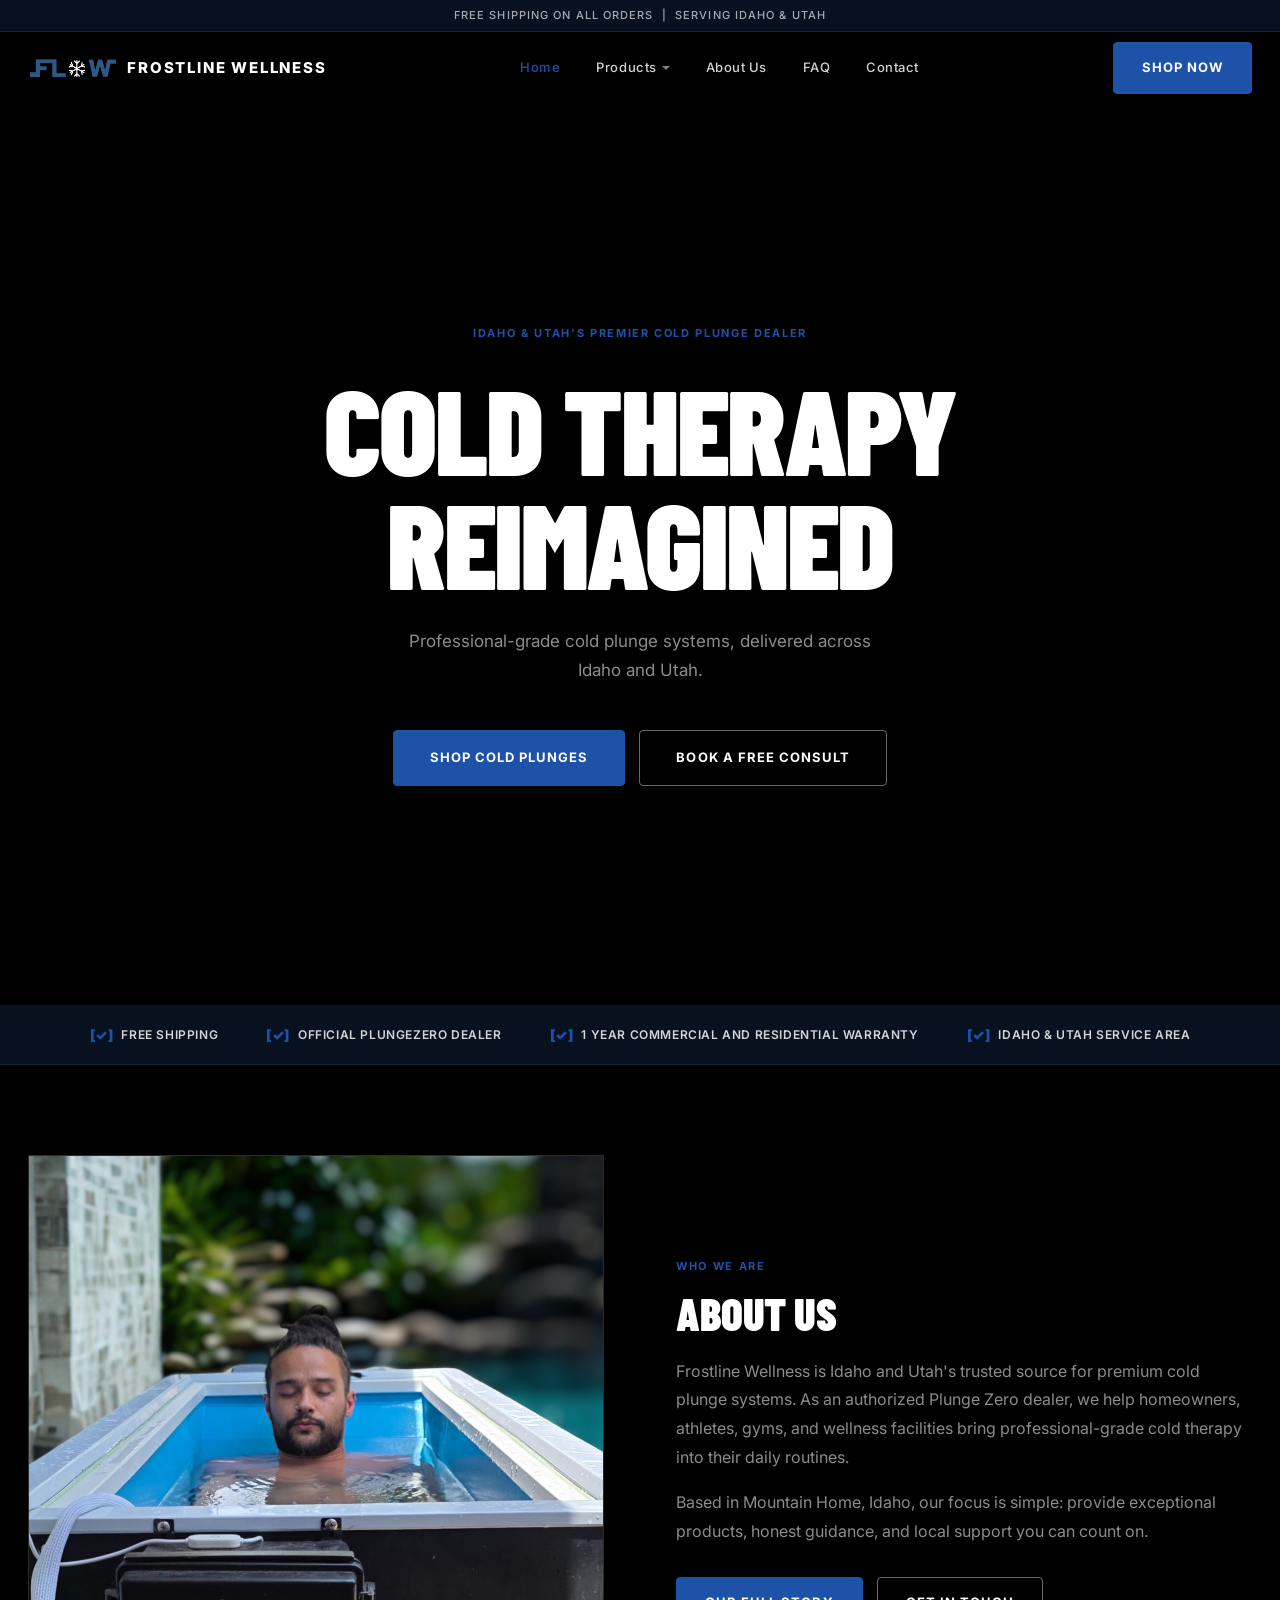
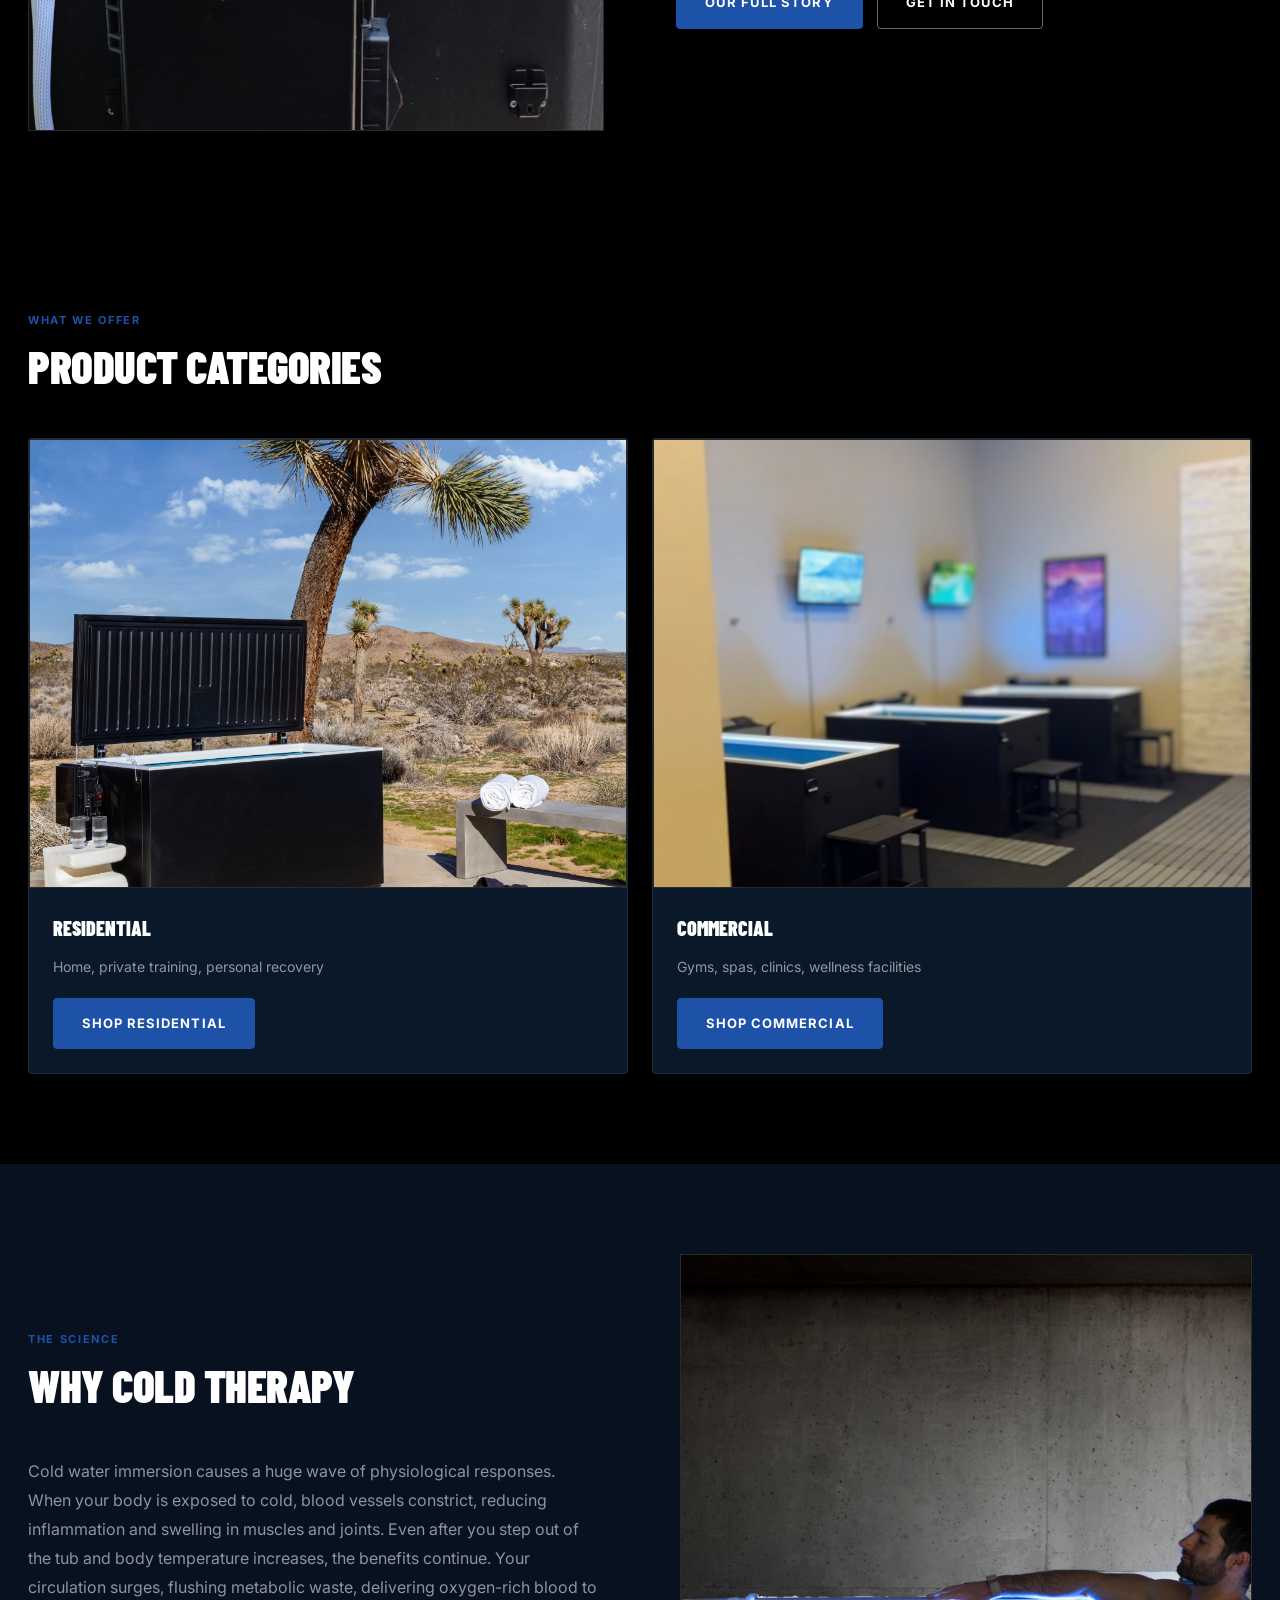
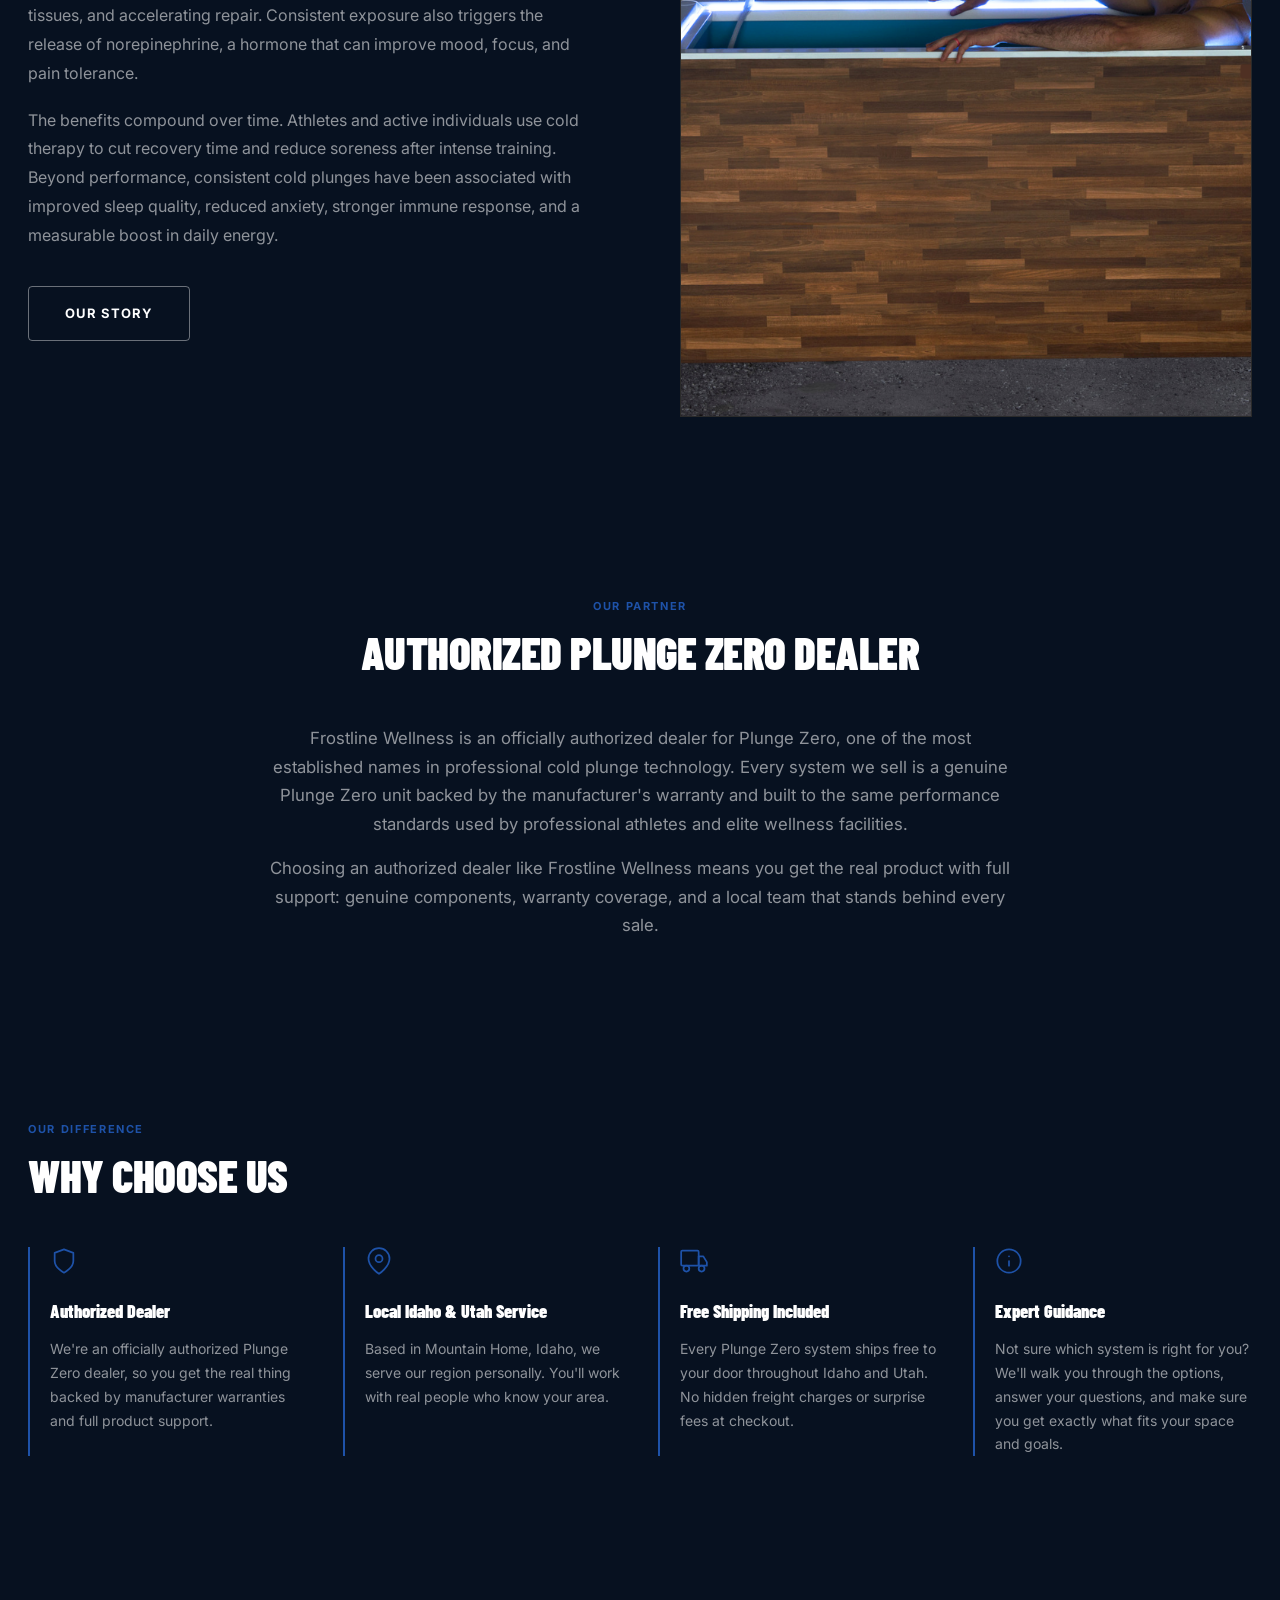
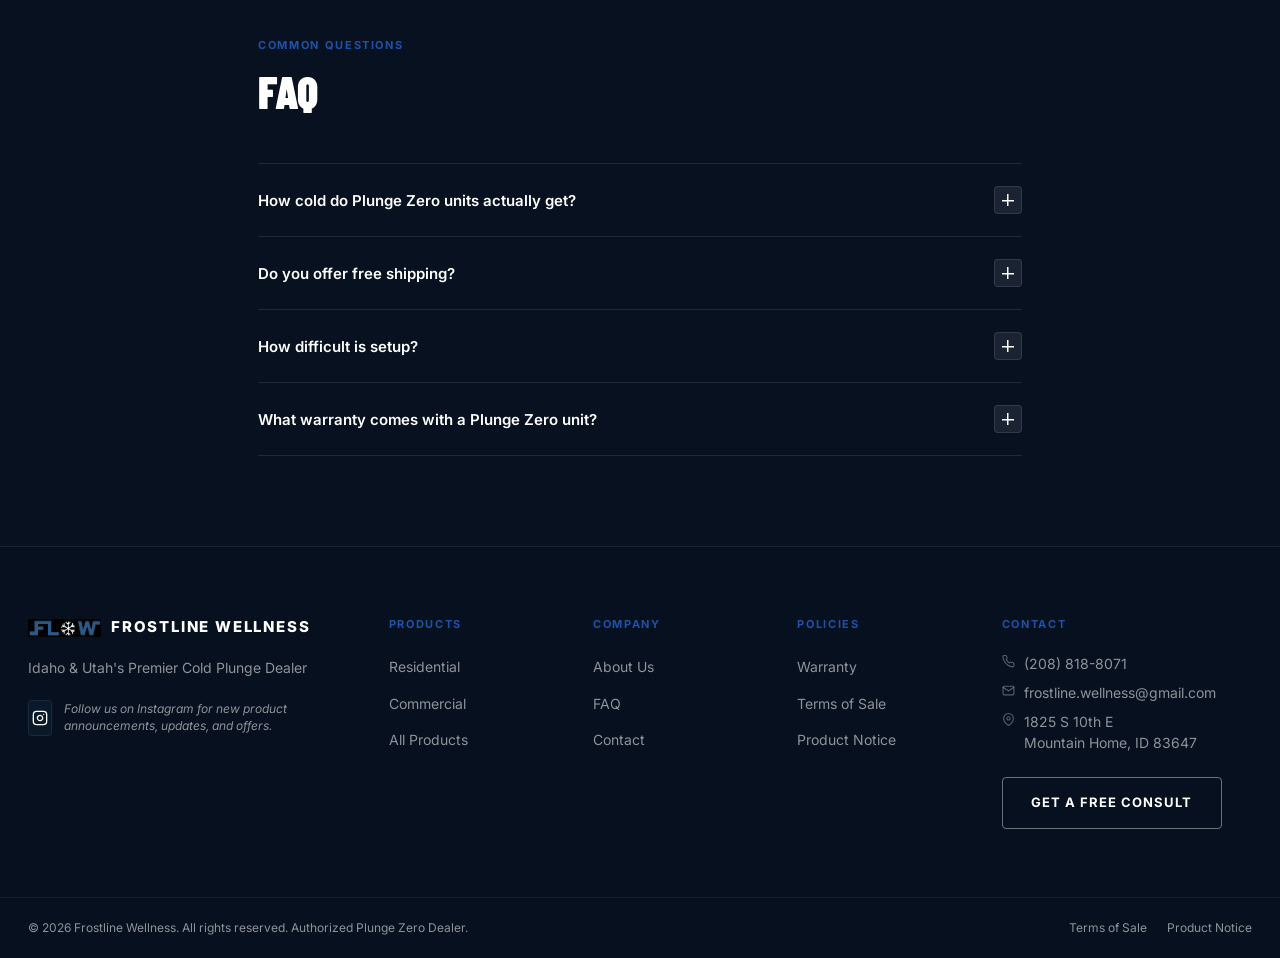
<file: index.html>
﻿<!DOCTYPE html>
<html lang="en">
<head>
  <meta charset="UTF-8">
  <meta name="viewport" content="width=device-width, initial-scale=1.0">
  <meta name="description" content="Frostline Wellness — Idaho and Utah's authorized PlungeZero cold plunge dealer. Shop residential and commercial cold plunge systems with free shipping.">
  <title>Frostline Wellness</title>
  <link rel="stylesheet" href="styles.css">
  <link rel="preconnect" href="https://fonts.googleapis.com">
  <link rel="preconnect" href="https://fonts.gstatic.com" crossorigin>
  <link href="https://fonts.googleapis.com/css2?family=Barlow+Condensed:wght@700;900&family=Inter:wght@300;400;500;600;700;800&display=swap" rel="stylesheet">
</head>
<body>

  <!-- ============================================================
       ANNOUNCEMENT BAR
  ============================================================ -->
  <div class="announcement-bar">
    <p>Free shipping on all orders &nbsp;|&nbsp; Serving Idaho &amp; Utah</p>
  </div>

  <!-- ============================================================
       HEADER / NAVIGATION
  ============================================================ -->
  <header class="site-header" id="siteHeader">
    <nav class="nav-container">

      <a href="index.html" class="nav-logo"><img src="project%20media/IMG_3328__1_-removebg-preview.png" alt="Frostline Wellness logo"> Frostline Wellness</a>

      <ul class="nav-links">
        <li><a href="index.html" class="nav-active">Home</a></li>
        <li class="nav-dropdown">
          <a href="cold-plunge.html">Products</a>
          <ul class="nav-dropdown-menu">
            <li><a href="residential.html">Residential</a></li>
            <li><a href="commercial.html">Commercial</a></li>
            <li><a href="cold-plunge.html">All Products</a></li>
          </ul>
        </li>
        <li><a href="about.html">About Us</a></li>
        <li><a href="faq.html">FAQ</a></li>
        <li><a href="contact.html">Contact</a></li>
      </ul>

      <div class="nav-actions">
        <a href="cold-plunge.html" class="btn btn-accent">Shop Now</a>
      </div>

      <button class="hamburger" id="hamburger" aria-label="Open menu">
        <span></span>
        <span></span>
        <span></span>
      </button>
    </nav>

    <!-- Mobile Menu -->
    <div class="mobile-menu" id="mobileMenu">
      <ul>
        <li><a href="index.html">Home</a></li>
        <li><a href="about.html">About Us</a></li>
        <li><a href="cold-plunge.html">Products</a></li>
        <li class="mobile-sub"><a href="residential.html">Residential</a></li>
        <li class="mobile-sub"><a href="commercial.html">Commercial</a></li>
        <li class="mobile-sub"><a href="cold-plunge.html">All Products</a></li>
        <li><a href="faq.html">FAQ</a></li>
        <li><a href="contact.html">Contact</a></li>
      </ul>
      <div class="mobile-menu-actions">
        <a href="cold-plunge.html" class="btn btn-accent">Shop Now</a>
      </div>
    </div>
  </header>

  <!-- ============================================================
       MAIN CONTENT
  ============================================================ -->
  <main>

    <!-- HERO -->
    <section class="hero">
      <div class="hero-content">
        <span class="hero-eyebrow">Idaho &amp; Utah's Premier Cold Plunge Dealer</span>
        <h1>COLD THERAPY<br><span class="accent-text">Reimagined</span></h1>
        <p class="hero-subtext">Professional-grade cold plunge systems, delivered across Idaho and Utah.</p>
        <div class="hero-ctas">
          <a href="cold-plunge.html" class="btn btn-accent btn-large">Shop Cold Plunges</a>
          <a href="contact.html" class="btn btn-outline-hero btn-large">Book a Free Consult</a>
        </div>
      </div>
    </section>

    <!-- TRUST BAR -->
    <div class="trust-bar">
      <div class="trust-bar-inner">
        <div class="trust-item">
          <span class="trust-icon">[&#10003;]</span>
          <span>Free Shipping</span>
        </div>
        <div class="trust-item">
          <span class="trust-icon">[&#10003;]</span>
          <span>Official PlungeZero Dealer</span>
        </div>
        <div class="trust-item">
          <span class="trust-icon">[&#10003;]</span>
          <span>1 Year Commercial and Residential Warranty</span>
        </div>
        <div class="trust-item">
          <span class="trust-icon">[&#10003;]</span>
          <span>Idaho &amp; Utah Service Area</span>
        </div>
      </div>
    </div>

    <!-- BRIEF ABOUT US -->
    <section class="section about-brief">
      <div class="container">
        <div class="about-brief-grid">
          <div class="about-brief-img">
            <div class="img-placeholder about-brief-photo" style="padding:0;overflow:hidden;"><img src="project%20media/residential-matte-black-softtop-poolside-use.png" alt="Cold plunge lifestyle shot" style="width:100%;height:100%;object-fit:cover;display:block;"></div>
          </div>
          <div class="about-brief-text">
            <span class="section-label">Who We Are</span>
            <h2>About Us</h2>
            <p>Frostline Wellness is Idaho and Utah's trusted source for premium cold plunge systems. As an authorized Plunge Zero dealer, we help homeowners, athletes, gyms, and wellness facilities bring professional-grade cold therapy into their daily routines.</p>
            <p>Based in Mountain Home, Idaho, our focus is simple: provide exceptional products, honest guidance, and local support you can count on.</p>
            <div class="about-brief-actions">
              <a href="about.html" class="btn btn-primary">Our Full Story</a>
              <a href="contact.html" class="btn btn-outline">Get in Touch</a>
            </div>
          </div>
        </div>
      </div>
    </section>

    <!-- PRODUCT CATEGORIES -->
    <section class="section categories">
      <div class="container">
        <span class="section-label">What We Offer</span>
        <h2>Product Categories</h2>
        <div class="categories-grid-2col">

          <a href="residential.html" class="category-card reveal-item" style="text-decoration:none; display:block;">
            <div class="category-img-placeholder" style="padding:0;overflow:hidden;"><img src="project%20media/residential-matte-black-hardtop-desert-day.png" alt="Residential cold plunge in desert setting" style="width:100%;height:100%;object-fit:cover;display:block;"></div>
            <div class="category-card-body">
              <h3>Residential</h3>
              <p>Home, private training, personal recovery</p>
              <span class="btn btn-primary">Shop Residential</span>
            </div>
          </a>

          <a href="commercial.html" class="category-card reveal-item" style="text-decoration:none; display:block;">
            <div class="category-img-placeholder" style="padding:0;overflow:hidden;"><img src="project%20media/commercial-matte-black-softtop-studio-row.png" alt="Commercial cold plunge studio installation" style="width:100%;height:100%;object-fit:cover;display:block;"></div>
            <div class="category-card-body">
              <h3>Commercial</h3>
              <p>Gyms, spas, clinics, wellness facilities</p>
              <span class="btn btn-primary">Shop Commercial</span>
            </div>
          </a>

        </div>
      </div>
    </section>

    <!-- VALUE PROPOSITION / WHY COLD THERAPY -->
    <section class="section dark-section value-prop">
      <div class="container">
        <div class="value-prop-grid">
          <div class="value-prop-text">
            <span class="section-label light">The Science</span>
            <h2>Why Cold Therapy</h2>
            <p>Cold water immersion causes a huge wave of physiological responses. When your body is exposed to cold, blood vessels constrict, reducing inflammation and swelling in muscles and joints. Even after you step out of the tub and body temperature increases, the benefits continue. Your circulation surges, flushing metabolic waste, delivering oxygen-rich blood to tissues, and accelerating repair. Consistent exposure also triggers the release of norepinephrine, a hormone that can improve mood, focus, and pain tolerance.</p>
            <p>The benefits compound over time. Athletes and active individuals use cold therapy to cut recovery time and reduce soreness after intense training. Beyond performance, consistent cold plunges have been associated with improved sleep quality, reduced anxiety, stronger immune response, and a measurable boost in daily energy.</p>
            <a href="about.html" class="btn btn-outline-light btn-large">Our Story</a>
          </div>
          <div class="value-prop-img">
            <div class="img-placeholder tall" style="padding:0;overflow:hidden;"><img src="project%20media/residential-saunaskin-softtop-led-use.png" alt="SaunaSkin cold plunge with LED lighting" style="width:100%;height:100%;object-fit:cover;display:block;"></div>
          </div>
        </div>
      </div>
    </section>

    <!-- AUTHORIZED PARTNER -->
    <section class="section brands">
      <div class="container" style="max-width:800px; text-align:center;">
        <span class="section-label">Our Partner</span>
        <h2>Authorized Plunge Zero Dealer</h2>
        <p style="font-size:1.05rem; color:var(--text-muted); margin-top:1.25rem; line-height:1.7;">Frostline Wellness is an officially authorized dealer for Plunge Zero, one of the most established names in professional cold plunge technology. Every system we sell is a genuine Plunge Zero unit backed by the manufacturer's warranty and built to the same performance standards used by professional athletes and elite wellness facilities.</p>
        <p style="font-size:1.05rem; color:var(--text-muted); margin-top:1rem; line-height:1.7;">Choosing an authorized dealer like Frostline Wellness means you get the real product with full support: genuine components, warranty coverage, and a local team that stands behind every sale.</p>
      </div>
    </section>

    <!-- WHY CHOOSE US / TRUST -->
    <section class="section dark-section why-us">
      <div class="container">
        <span class="section-label light">Our Difference</span>
        <h2>Why Choose Us</h2>
        <div class="why-us-grid">

          <div class="why-card reveal-item">
            <div class="why-icon"><svg width="28" height="28" viewBox="0 0 24 24" fill="none" stroke="currentColor" stroke-width="1.5" stroke-linecap="round" stroke-linejoin="round"><path d="M12 22s8-4 8-10V5l-8-3-8 3v7c0 6 8 10 8 10z"/></svg></div>
            <h3>Authorized Dealer</h3>
            <p>We're an officially authorized Plunge Zero dealer, so you get the real thing backed by manufacturer warranties and full product support.</p>
          </div>

          <div class="why-card reveal-item">
            <div class="why-icon"><svg width="28" height="28" viewBox="0 0 24 24" fill="none" stroke="currentColor" stroke-width="1.5" stroke-linecap="round" stroke-linejoin="round"><path d="M21 10c0 7-9 13-9 13s-9-6-9-13a9 9 0 0 1 18 0z"/><circle cx="12" cy="10" r="3"/></svg></div>
            <h3>Local Idaho &amp; Utah Service</h3>
            <p>Based in Mountain Home, Idaho, we serve our region personally. You'll work with real people who know your area.</p>
          </div>

          <div class="why-card reveal-item">
            <div class="why-icon"><svg width="28" height="28" viewBox="0 0 24 24" fill="none" stroke="currentColor" stroke-width="1.5" stroke-linecap="round" stroke-linejoin="round"><rect x="1" y="3" width="15" height="13" rx="1"/><path d="M16 8h4l3 5v3h-7V8z"/><circle cx="5.5" cy="18.5" r="2.5"/><circle cx="18.5" cy="18.5" r="2.5"/></svg></div>
            <h3>Free Shipping Included</h3>
            <p>Every Plunge Zero system ships free to your door throughout Idaho and Utah. No hidden freight charges or surprise fees at checkout.</p>
          </div>

          <div class="why-card reveal-item">
            <div class="why-icon"><svg width="28" height="28" viewBox="0 0 24 24" fill="none" stroke="currentColor" stroke-width="1.5" stroke-linecap="round" stroke-linejoin="round"><circle cx="12" cy="12" r="10"/><path d="M12 16v-4"/><path d="M12 8h.01"/></svg></div>
            <h3>Expert Guidance</h3>
            <p>Not sure which system is right for you? We'll walk you through the options, answer your questions, and make sure you get exactly what fits your space and goals.</p>
          </div>

        </div>
      </div>
    </section>

    <!-- FAQ -->
    <section class="section dark-section faq">
      <div class="container faq-container">
        <span class="section-label light">Common Questions</span>
        <h2>FAQ</h2>
        <div class="faq-list">

          <div class="faq-item">
            <button class="faq-question">How cold do Plunge Zero units actually get?</button>
            <div class="faq-answer">
              <p>Plunge Zero systems can cool water down to approximately 39&deg;F (4&deg;C), well within the optimal range for cold water immersion therapy. The built-in chiller maintains a consistent temperature so you get the same experience every session.</p>
            </div>
          </div>

          <div class="faq-item">
            <button class="faq-question">Do you offer free shipping?</button>
            <div class="faq-answer">
              <p>Yes &mdash; we include free shipping on all orders to addresses within Idaho and Utah. All standard deliveries are curbside drop-off. If you need additional delivery assistance, contact us before ordering and we'll do our best to accommodate.</p>
            </div>
          </div>

          <div class="faq-item">
            <button class="faq-question">How difficult is setup?</button>
            <div class="faq-answer">
              <p>Super easy! Just plug the unit into a standard outlet - no special electrical work or plumbing required. Fill it with water, set your temperature, and you're ready to plunge.</p>
            </div>
          </div>

          <div class="faq-item">
            <button class="faq-question">What warranty comes with a Plunge Zero unit?</button>
            <div class="faq-answer">
              <p>Residential units come with a 1-year manufacturer's warranty. Commercial units include warranty coverage as well. Please review our <a href="warranty.html" style="color:var(--accent);">Warranty page</a> for full details. Buying through an authorized dealer like Frostline Wellness ensures your warranty is fully valid.</p>
            </div>
          </div>

        </div>
      </div>
    </section>

  </main>

  <!-- ============================================================
       FOOTER
  ============================================================ -->
  <footer class="site-footer">
    <div class="footer-top">
      <div class="container footer-grid">
        <div class="footer-brand">
          <div class="footer-logo"><img src="project%20media/IMG_3328__1_-removebg-preview.png" alt="Frostline Wellness logo"> Frostline Wellness</div>
          <p>Idaho &amp; Utah's Premier Cold Plunge Dealer</p>
          <div class="footer-social">
            <a href="https://www.instagram.com/frostline.wellness" class="social-link" target="_blank" rel="noopener" aria-label="Instagram"><svg width="16" height="16" viewBox="0 0 24 24" fill="none" stroke="currentColor" stroke-width="2" stroke-linecap="round" stroke-linejoin="round" aria-hidden="true"><rect x="2" y="2" width="20" height="20" rx="5" ry="5"/><path d="M16 11.37A4 4 0 1 1 12.63 8 4 4 0 0 1 16 11.37z"/><line x1="17.5" y1="6.5" x2="17.51" y2="6.5"/></svg></a>
            <p class="footer-social-incentive">Follow us on Instagram for new product announcements, updates, and offers.</p>
          </div>
        </div>
        <div class="footer-nav">
          <h4>Products</h4>
          <ul>
            <li><a href="residential.html">Residential</a></li>
            <li><a href="commercial.html">Commercial</a></li>
            <li><a href="cold-plunge.html">All Products</a></li>
          </ul>
        </div>
        <div class="footer-nav">
          <h4>Company</h4>
          <ul>
            <li><a href="about.html">About Us</a></li>
            <li><a href="faq.html">FAQ</a></li>
            <li><a href="contact.html">Contact</a></li>
          </ul>
        </div>
        <div class="footer-nav">
          <h4>Policies</h4>
          <ul>
            <li><a href="warranty.html">Warranty</a></li>
            <li><a href="terms-of-sale.html">Terms of Sale</a></li>
            <li><a href="product-notice.html">Product Notice</a></li>
          </ul>
        </div>
        <div class="footer-contact">
          <h4>Contact</h4>
          <p class="footer-contact-item"><svg width="13" height="13" viewBox="0 0 24 24" fill="none" stroke="currentColor" stroke-width="2" stroke-linecap="round" stroke-linejoin="round" aria-hidden="true"><path d="M22 16.92v3a2 2 0 0 1-2.18 2 19.79 19.79 0 0 1-8.63-3.07A19.5 19.5 0 0 1 4.69 12a19.79 19.79 0 0 1-3.07-8.67A2 2 0 0 1 3.6 1h3a2 2 0 0 1 2 1.72c.127.96.361 1.903.7 2.81a2 2 0 0 1-.45 2.11L7.91 8.6a16 16 0 0 0 6 6l.91-.91a2 2 0 0 1 2.11-.45c.907.339 1.85.573 2.81.7A2 2 0 0 1 21.72 16z"/></svg><a href="tel:2088188071">(208) 818-8071</a></p>
          <p class="footer-contact-item"><svg width="13" height="13" viewBox="0 0 24 24" fill="none" stroke="currentColor" stroke-width="2" stroke-linecap="round" stroke-linejoin="round" aria-hidden="true"><path d="M4 4h16c1.1 0 2 .9 2 2v12c0 1.1-.9 2-2 2H4c-1.1 0-2-.9-2-2V6c0-1.1.9-2 2-2z"/><polyline points="22,6 12,13 2,6"/></svg><a href="mailto:frostline.wellness@gmail.com">frostline.wellness@gmail.com</a></p>
          <p class="footer-contact-item footer-contact-address"><svg width="13" height="13" viewBox="0 0 24 24" fill="none" stroke="currentColor" stroke-width="2" stroke-linecap="round" stroke-linejoin="round" aria-hidden="true"><path d="M21 10c0 7-9 13-9 13s-9-6-9-13a9 9 0 0 1 18 0z"/><circle cx="12" cy="10" r="3"/></svg><span>1825 S 10th E<br>Mountain Home, ID 83647</span></p>
          <a href="contact.html" class="btn btn-outline-light" style="margin-top:16px; display:inline-block;">Get a Free Consult</a>
        </div>
      </div>
    </div>
    <div class="footer-bottom">
      <div class="container footer-bottom-inner">
        <p>&copy; 2026 Frostline Wellness. All rights reserved. Authorized Plunge Zero Dealer.</p>
        <div class="footer-bottom-links">
          <a href="terms-of-sale.html">Terms of Sale</a>
          <a href="product-notice.html">Product Notice</a>
        </div>
      </div>
    </div>
  </footer>

  <script src="main.js"></script>
</body>
</html>
</file>
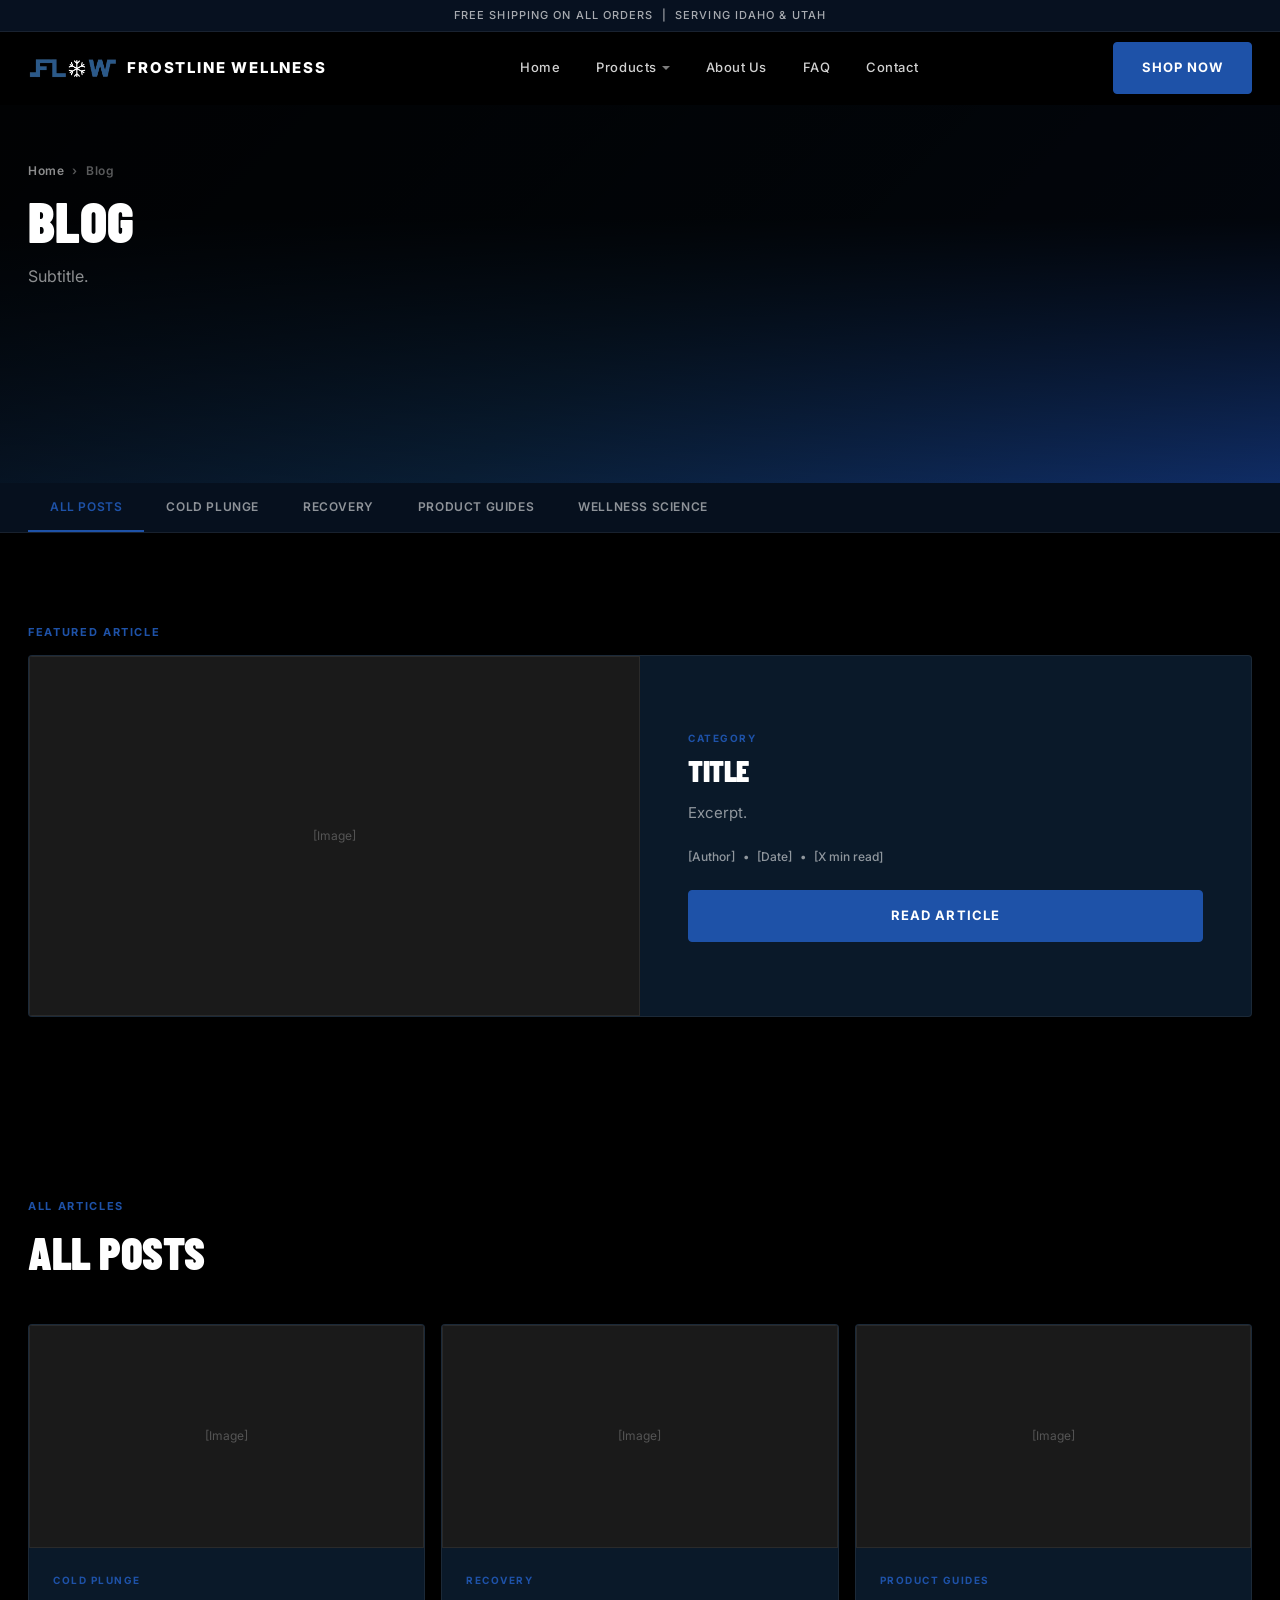
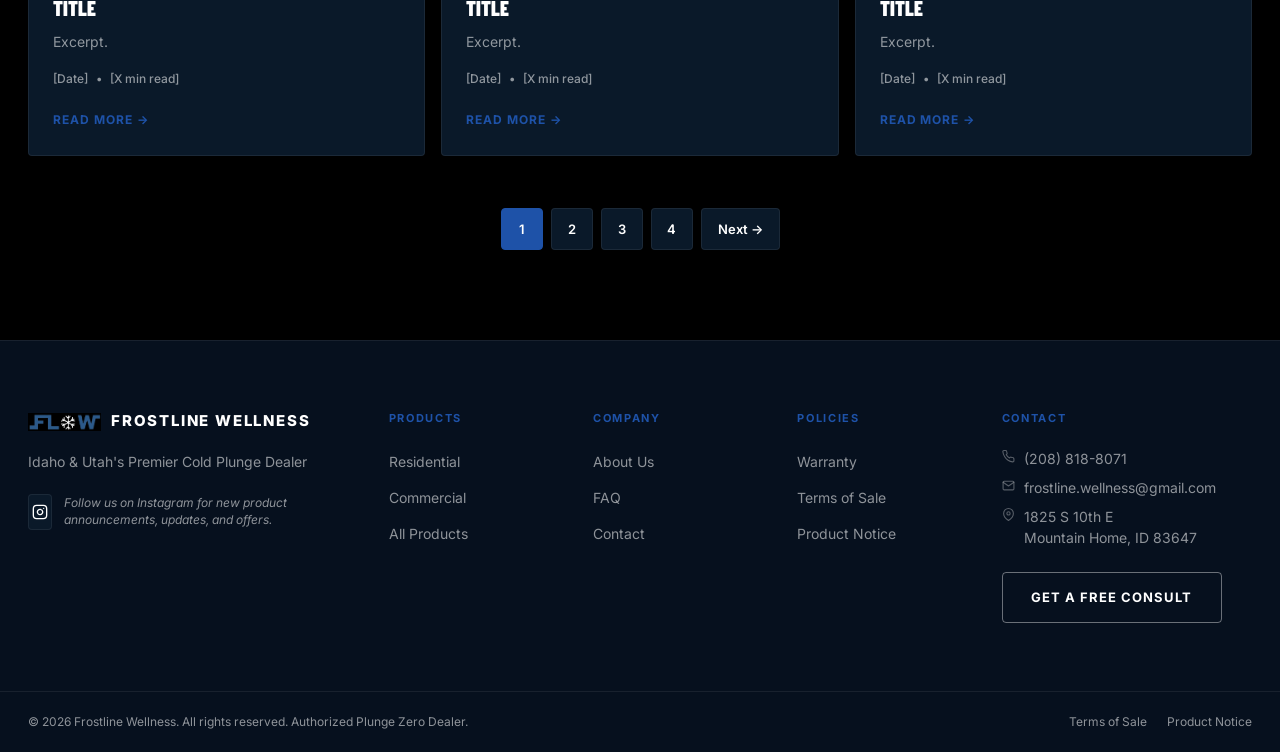
<file: blog.html>
﻿<!DOCTYPE html>
<html lang="en">
<head>
  <meta charset="UTF-8">
  <meta name="viewport" content="width=device-width, initial-scale=1.0">
  <meta name="description" content="Meta description.">
  <title>Blog &mdash; Frostline Wellness</title>
  <link rel="stylesheet" href="styles.css">
  <link rel="preconnect" href="https://fonts.googleapis.com">
  <link rel="preconnect" href="https://fonts.gstatic.com" crossorigin>
  <link href="https://fonts.googleapis.com/css2?family=Barlow+Condensed:wght@700;900&family=Inter:wght@300;400;500;600;700;800&display=swap" rel="stylesheet">
</head>
<body>

  <div class="announcement-bar">
    <p>Free shipping on all orders &nbsp;|&nbsp; Serving Idaho &amp; Utah</p>
  </div>

  <header class="site-header" id="siteHeader">
    <nav class="nav-container">
      <a href="index.html" class="nav-logo"><img src="project%20media/IMG_3328__1_-removebg-preview.png" alt="Frostline Wellness logo"> Frostline Wellness</a>
      <ul class="nav-links">
        <li><a href="index.html">Home</a></li>
        <li class="nav-dropdown">
          <a href="cold-plunge.html">Products</a>
          <ul class="nav-dropdown-menu">
            <li><a href="residential.html">Residential</a></li>
            <li><a href="commercial.html">Commercial</a></li>
            <li><a href="cold-plunge.html">All Products</a></li>
          </ul>
        </li>
        <li><a href="about.html">About Us</a></li>
        <li><a href="faq.html">FAQ</a></li>
        <li><a href="contact.html">Contact</a></li>
      </ul>
      <div class="nav-actions">
        <a href="cold-plunge.html" class="btn btn-accent">Shop Now</a>
      </div>
      <button class="hamburger" id="hamburger" aria-label="Open menu">
        <span></span><span></span><span></span>
      </button>
    </nav>
    <div class="mobile-menu" id="mobileMenu">
      <ul>
        <li><a href="index.html">Home</a></li>
        <li><a href="cold-plunge.html">Products</a></li>
        <li class="mobile-sub"><a href="residential.html">Residential</a></li>
        <li class="mobile-sub"><a href="commercial.html">Commercial</a></li>
        <li class="mobile-sub"><a href="cold-plunge.html">All Products</a></li>
        <li><a href="about.html">About Us</a></li>
        <li><a href="faq.html">FAQ</a></li>
        <li><a href="contact.html">Contact</a></li>
      </ul>
      <div class="mobile-menu-actions">
        <a href="cold-plunge.html" class="btn btn-accent">Shop Now</a>
      </div>
    </div>
  </header>

  <main>

    <!-- PAGE HEADER (simple, no image) -->
    <div class="page-header-simple dark-section">
      <div class="container">
        <nav class="breadcrumb breadcrumb-light" aria-label="Breadcrumb">
          <a href="index.html">Home</a>
          <span>&rsaquo;</span>
          <span>Blog</span>
        </nav>
        <h1>Blog</h1>
        <p>Subtitle.</p>
      </div>
    </div>

    <!-- BLOG CATEGORY FILTER -->
    <div class="subcategory-bar">
      <div class="container subcategory-bar-inner">
        <button class="subcategory-btn active">All Posts</button>
        <button class="subcategory-btn">Cold Plunge</button>
        <button class="subcategory-btn">Recovery</button>
        <button class="subcategory-btn">Product Guides</button>
        <button class="subcategory-btn">Wellness Science</button>
      </div>
    </div>

    <!-- FEATURED POST -->
    <section class="section blog-featured-section">
      <div class="container">
        <span class="section-label">Featured Article</span>
        <article class="blog-featured-card reveal-item">
          <div class="blog-featured-img">
            <div class="img-placeholder" style="width:100%;height:100%">[Image]</div>
          </div>
          <div class="blog-featured-content">
            <span class="blog-category">Category</span>
            <h2>Title</h2>
            <p>Excerpt.</p>
            <div class="blog-meta">
              <span>[Author]</span>
              <span>&bull;</span>
              <span>[Date]</span>
              <span>&bull;</span>
              <span>[X min read]</span>
            </div>
            <a href="#" class="btn btn-primary">Read Article</a>
          </div>
        </article>
      </div>
    </section>

    <!-- ALL POSTS GRID -->
    <section class="section blog-all">
      <div class="container">
        <span class="section-label">All Articles</span>
        <h2>All Posts</h2>
        <div class="blog-grid blog-grid-wide">

          <article class="blog-card reveal-item">
            <div class="blog-img-placeholder">[Image]</div>
            <div class="blog-content">
              <span class="blog-category">Cold Plunge</span>
              <h3>Title</h3>
              <p>Excerpt.</p>
              <div class="blog-meta blog-meta-small">
                <span>[Date]</span>
                <span>&bull;</span>
                <span>[X min read]</span>
              </div>
              <a href="#" class="read-more">Read More &rarr;</a>
            </div>
          </article>

          <article class="blog-card reveal-item">
            <div class="blog-img-placeholder">[Image]</div>
            <div class="blog-content">
              <span class="blog-category">Recovery</span>
              <h3>Title</h3>
              <p>Excerpt.</p>
              <div class="blog-meta blog-meta-small">
                <span>[Date]</span>
                <span>&bull;</span>
                <span>[X min read]</span>
              </div>
              <a href="#" class="read-more">Read More &rarr;</a>
            </div>
          </article>

          <article class="blog-card reveal-item">
            <div class="blog-img-placeholder">[Image]</div>
            <div class="blog-content">
              <span class="blog-category">Product Guides</span>
              <h3>Title</h3>
              <p>Excerpt.</p>
              <div class="blog-meta blog-meta-small">
                <span>[Date]</span>
                <span>&bull;</span>
                <span>[X min read]</span>
              </div>
              <a href="#" class="read-more">Read More &rarr;</a>
            </div>
          </article>

          <article class="blog-card reveal-item">
            <div class="blog-img-placeholder">[Image]</div>
            <div class="blog-content">
              <span class="blog-category">Wellness Science</span>
              <h3>Title</h3>
              <p>Excerpt.</p>
              <div class="blog-meta blog-meta-small">
                <span>[Date]</span>
                <span>&bull;</span>
                <span>[X min read]</span>
              </div>
              <a href="#" class="read-more">Read More &rarr;</a>
            </div>
          </article>

          <article class="blog-card reveal-item">
            <div class="blog-img-placeholder">[Image]</div>
            <div class="blog-content">
              <span class="blog-category">Cold Plunge</span>
              <h3>Title</h3>
              <p>Excerpt.</p>
              <div class="blog-meta blog-meta-small">
                <span>[Date]</span>
                <span>&bull;</span>
                <span>[X min read]</span>
              </div>
              <a href="#" class="read-more">Read More &rarr;</a>
            </div>
          </article>

          <article class="blog-card reveal-item">
            <div class="blog-img-placeholder">[Image]</div>
            <div class="blog-content">
              <span class="blog-category">Recovery</span>
              <h3>Title</h3>
              <p>Excerpt.</p>
              <div class="blog-meta blog-meta-small">
                <span>[Date]</span>
                <span>&bull;</span>
                <span>[X min read]</span>
              </div>
              <a href="#" class="read-more">Read More &rarr;</a>
            </div>
          </article>

          <article class="blog-card reveal-item">
            <div class="blog-img-placeholder">[Image]</div>
            <div class="blog-content">
              <span class="blog-category">Wellness Science</span>
              <h3>Title</h3>
              <p>Excerpt.</p>
              <div class="blog-meta blog-meta-small">
                <span>[Date]</span>
                <span>&bull;</span>
                <span>[X min read]</span>
              </div>
              <a href="#" class="read-more">Read More &rarr;</a>
            </div>
          </article>

          <article class="blog-card reveal-item">
            <div class="blog-img-placeholder">[Image]</div>
            <div class="blog-content">
              <span class="blog-category">Cold Plunge</span>
              <h3>Title</h3>
              <p>Excerpt.</p>
              <div class="blog-meta blog-meta-small">
                <span>[Date]</span>
                <span>&bull;</span>
                <span>[X min read]</span>
              </div>
              <a href="#" class="read-more">Read More &rarr;</a>
            </div>
          </article>

          <article class="blog-card reveal-item">
            <div class="blog-img-placeholder">[Image]</div>
            <div class="blog-content">
              <span class="blog-category">Product Guides</span>
              <h3>Title</h3>
              <p>Excerpt.</p>
              <div class="blog-meta blog-meta-small">
                <span>[Date]</span>
                <span>&bull;</span>
                <span>[X min read]</span>
              </div>
              <a href="#" class="read-more">Read More &rarr;</a>
            </div>
          </article>

          <article class="blog-card reveal-item">
            <div class="blog-img-placeholder">[Image]</div>
            <div class="blog-content">
              <span class="blog-category">Recovery</span>
              <h3>Title</h3>
              <p>Excerpt.</p>
              <div class="blog-meta blog-meta-small">
                <span>[Date]</span>
                <span>&bull;</span>
                <span>[X min read]</span>
              </div>
              <a href="#" class="read-more">Read More &rarr;</a>
            </div>
          </article>

        </div>

        <!-- PAGINATION -->
        <div class="pagination">
          <button class="pagination-btn active">1</button>
          <button class="pagination-btn">2</button>
          <button class="pagination-btn">3</button>
          <button class="pagination-btn pagination-next">Next &rarr;</button>
        </div>
      </div>
    </section>

  </main>

  <footer class="site-footer">
    <div class="footer-top">
      <div class="container footer-grid">
        <div class="footer-brand">
          <div class="footer-logo"><img src="project%20media/IMG_3328__1_-removebg-preview.png" alt="Frostline Wellness logo"> Frostline Wellness</div>
          <p>Idaho &amp; Utah's Premier Cold Plunge Dealer</p>
          <div class="footer-social">
            <a href="https://www.instagram.com/frostline.wellness" class="social-link" target="_blank" rel="noopener" aria-label="Instagram"><svg width="16" height="16" viewBox="0 0 24 24" fill="none" stroke="currentColor" stroke-width="2" stroke-linecap="round" stroke-linejoin="round" aria-hidden="true"><rect x="2" y="2" width="20" height="20" rx="5" ry="5"/><path d="M16 11.37A4 4 0 1 1 12.63 8 4 4 0 0 1 16 11.37z"/><line x1="17.5" y1="6.5" x2="17.51" y2="6.5"/></svg></a>
            <p class="footer-social-incentive">Follow us on Instagram for new product announcements, updates, and offers.</p>
          </div>
        </div>
        <div class="footer-nav">
          <h4>Products</h4>
          <ul>
            <li><a href="residential.html">Residential</a></li>
            <li><a href="commercial.html">Commercial</a></li>
            <li><a href="cold-plunge.html">All Products</a></li>
          </ul>
        </div>
        <div class="footer-nav">
          <h4>Company</h4>
          <ul>
            <li><a href="about.html">About Us</a></li>
            <li><a href="faq.html">FAQ</a></li>
            <li><a href="contact.html">Contact</a></li>
          </ul>
        </div>
        <div class="footer-nav">
          <h4>Policies</h4>
          <ul>
            <li><a href="warranty.html">Warranty</a></li>
            <li><a href="terms-of-sale.html">Terms of Sale</a></li>
            <li><a href="product-notice.html">Product Notice</a></li>
          </ul>
        </div>
        <div class="footer-contact">
          <h4>Contact</h4>
          <p class="footer-contact-item"><svg width="13" height="13" viewBox="0 0 24 24" fill="none" stroke="currentColor" stroke-width="2" stroke-linecap="round" stroke-linejoin="round" aria-hidden="true"><path d="M22 16.92v3a2 2 0 0 1-2.18 2 19.79 19.79 0 0 1-8.63-3.07A19.5 19.5 0 0 1 4.69 12a19.79 19.79 0 0 1-3.07-8.67A2 2 0 0 1 3.6 1h3a2 2 0 0 1 2 1.72c.127.96.361 1.903.7 2.81a2 2 0 0 1-.45 2.11L7.91 8.6a16 16 0 0 0 6 6l.91-.91a2 2 0 0 1 2.11-.45c.907.339 1.85.573 2.81.7A2 2 0 0 1 21.72 16z"/></svg><a href="tel:2088188071">(208) 818-8071</a></p>
          <p class="footer-contact-item"><svg width="13" height="13" viewBox="0 0 24 24" fill="none" stroke="currentColor" stroke-width="2" stroke-linecap="round" stroke-linejoin="round" aria-hidden="true"><path d="M4 4h16c1.1 0 2 .9 2 2v12c0 1.1-.9 2-2 2H4c-1.1 0-2-.9-2-2V6c0-1.1.9-2 2-2z"/><polyline points="22,6 12,13 2,6"/></svg><a href="mailto:frostline.wellness@gmail.com">frostline.wellness@gmail.com</a></p>
          <p class="footer-contact-item footer-contact-address"><svg width="13" height="13" viewBox="0 0 24 24" fill="none" stroke="currentColor" stroke-width="2" stroke-linecap="round" stroke-linejoin="round" aria-hidden="true"><path d="M21 10c0 7-9 13-9 13s-9-6-9-13a9 9 0 0 1 18 0z"/><circle cx="12" cy="10" r="3"/></svg><span>1825 S 10th E<br>Mountain Home, ID 83647</span></p>
          <a href="contact.html" class="btn btn-outline-light" style="margin-top:16px; display:inline-block;">Get a Free Consult</a>
        </div>
      </div>
    </div>
    <div class="footer-bottom">
      <div class="container footer-bottom-inner">
        <p>&copy; 2026 Frostline Wellness. All rights reserved. Authorized Plunge Zero Dealer.</p>
        <div class="footer-bottom-links">
          <a href="terms-of-sale.html">Terms of Sale</a>
          <a href="product-notice.html">Product Notice</a>
        </div>
      </div>
    </div>
  </footer>

  <script src="main.js"></script>
</body>
</html>
</file>
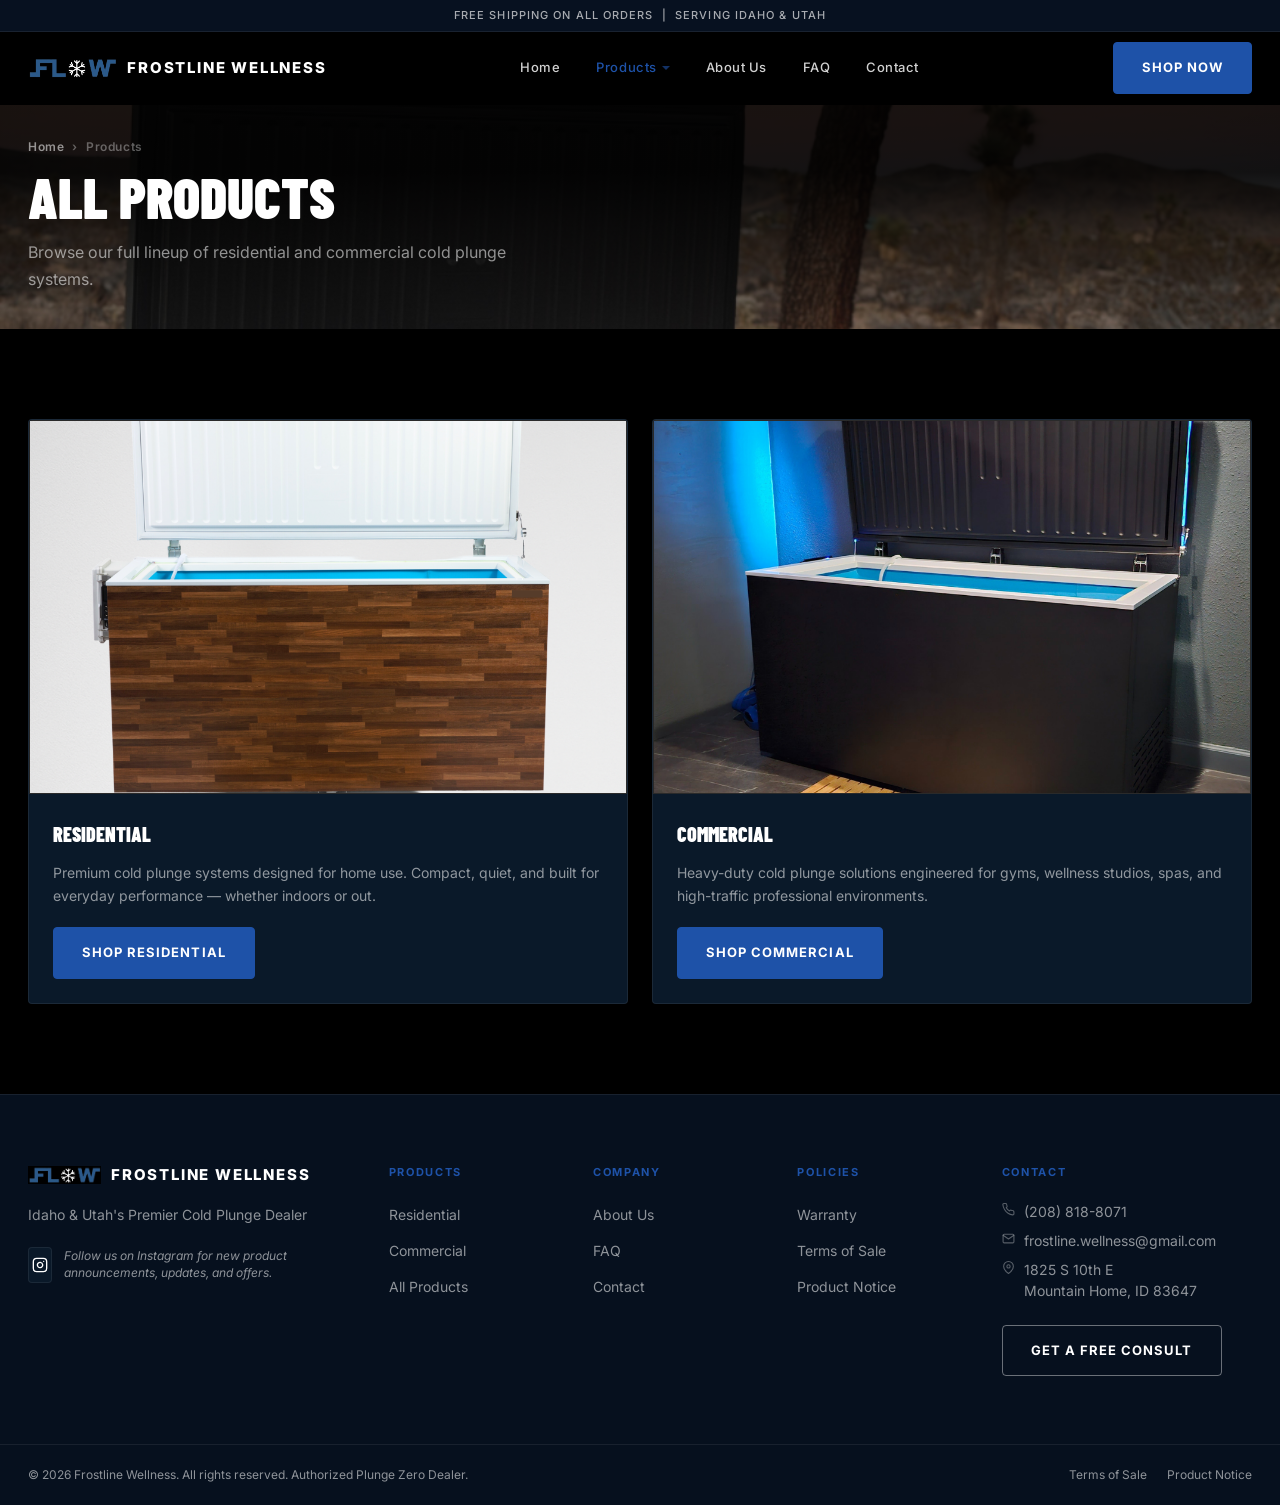
<file: cold-plunge.html>
﻿<!DOCTYPE html>
<html lang="en">
<head>
  <meta charset="UTF-8">
  <meta name="viewport" content="width=device-width, initial-scale=1.0">
  <meta name="description" content="Browse Frostline Wellness's full lineup of residential and commercial PlungeZero cold plunge systems.">
  <title>Cold Plunge &mdash; Frostline Wellness</title>
  <link rel="stylesheet" href="styles.css">
  <link rel="preconnect" href="https://fonts.googleapis.com">
  <link rel="preconnect" href="https://fonts.gstatic.com" crossorigin>
  <link href="https://fonts.googleapis.com/css2?family=Barlow+Condensed:wght@700;900&family=Inter:wght@300;400;500;600;700;800&display=swap" rel="stylesheet">
</head>
<body>

  <div class="announcement-bar">
    <p>Free shipping on all orders &nbsp;|&nbsp; Serving Idaho &amp; Utah</p>
  </div>

  <header class="site-header" id="siteHeader">
    <nav class="nav-container">
      <a href="index.html" class="nav-logo"><img src="project%20media/IMG_3328__1_-removebg-preview.png" alt="Frostline Wellness logo"> Frostline Wellness</a>
      <ul class="nav-links">
        <li><a href="index.html">Home</a></li>
        <li class="nav-dropdown">
          <a href="cold-plunge.html" class="nav-active">Products</a>
          <ul class="nav-dropdown-menu">
            <li><a href="residential.html">Residential</a></li>
            <li><a href="commercial.html">Commercial</a></li>
            <li><a href="cold-plunge.html">All Products</a></li>
          </ul>
        </li>
        <li><a href="about.html">About Us</a></li>
        <li><a href="faq.html">FAQ</a></li>
        <li><a href="contact.html">Contact</a></li>
      </ul>
      <div class="nav-actions">
        <a href="cold-plunge.html" class="btn btn-accent">Shop Now</a>
      </div>
      <button class="hamburger" id="hamburger" aria-label="Open menu">
        <span></span><span></span><span></span>
      </button>
    </nav>
    <div class="mobile-menu" id="mobileMenu">
      <ul>
        <li><a href="index.html">Home</a></li>
        <li><a href="about.html">About Us</a></li>
        <li><a href="cold-plunge.html">Products</a></li>
        <li class="mobile-sub"><a href="residential.html">Residential</a></li>
        <li class="mobile-sub"><a href="commercial.html">Commercial</a></li>
        <li class="mobile-sub"><a href="cold-plunge.html">All Products</a></li>
        <li><a href="faq.html">FAQ</a></li>
        <li><a href="contact.html">Contact</a></li>
      </ul>
      <div class="mobile-menu-actions">
        <a href="cold-plunge.html" class="btn btn-accent">Shop Now</a>
      </div>
    </div>
  </header>

  <main>

    <!-- PAGE HERO -->
    <section class="page-hero">
      <div class="page-hero-bg-placeholder"><img src="project%20media/residential-matte-black-hardtop-desert-sunset.png" alt="" style="width:100%;height:100%;object-fit:cover;display:block;"></div>
      <div class="page-hero-overlay"></div>
      <div class="page-hero-content">
        <nav class="breadcrumb" aria-label="Breadcrumb">
          <a href="index.html">Home</a>
          <span>&rsaquo;</span>
          <span>Products</span>
        </nav>
        <h1>All Products</h1>
        <p>Browse our full lineup of residential and commercial cold plunge systems.</p>
      </div>
    </section>

    <!-- CATEGORY SELECTION -->
    <section class="section">
      <div class="container">
        <div class="categories-grid-2col">

          <a href="residential.html" class="category-card reveal-item" style="text-decoration:none; display:block;">
            <div class="category-img-placeholder" style="padding:0;overflow:hidden;aspect-ratio:16/10;">
              <img src="project%20media/SSHT%20(2).png" alt="Residential Cold Plunge" style="width:100%;height:100%;object-fit:cover;display:block;">
            </div>
            <div class="category-card-body">
              <h3>Residential</h3>
              <p>Premium cold plunge systems designed for home use. Compact, quiet, and built for everyday performance &mdash; whether indoors or out.</p>
              <span class="btn btn-primary">Shop Residential</span>
            </div>
          </a>

          <a href="commercial.html" class="category-card reveal-item" style="text-decoration:none; display:block;">
            <div class="category-img-placeholder" style="padding:0;overflow:hidden;aspect-ratio:16/10;">
              <img src="project%20media/commercial-matte-black-hardtop-gym-open.png" alt="Commercial Cold Plunge" style="width:100%;height:100%;object-fit:cover;display:block;">
            </div>
            <div class="category-card-body">
              <h3>Commercial</h3>
              <p>Heavy-duty cold plunge solutions engineered for gyms, wellness studios, spas, and high-traffic professional environments.</p>
              <span class="btn btn-primary">Shop Commercial</span>
            </div>
          </a>

        </div>
      </div>
    </section>

  </main>

  <footer class="site-footer">
    <div class="footer-top">
      <div class="container footer-grid">
        <div class="footer-brand">
          <div class="footer-logo"><img src="project%20media/IMG_3328__1_-removebg-preview.png" alt="Frostline Wellness logo"> Frostline Wellness</div>
          <p>Idaho &amp; Utah's Premier Cold Plunge Dealer</p>
          <div class="footer-social">
            <a href="https://www.instagram.com/frostline.wellness" class="social-link" target="_blank" rel="noopener" aria-label="Instagram"><svg width="16" height="16" viewBox="0 0 24 24" fill="none" stroke="currentColor" stroke-width="2" stroke-linecap="round" stroke-linejoin="round" aria-hidden="true"><rect x="2" y="2" width="20" height="20" rx="5" ry="5"/><path d="M16 11.37A4 4 0 1 1 12.63 8 4 4 0 0 1 16 11.37z"/><line x1="17.5" y1="6.5" x2="17.51" y2="6.5"/></svg></a>
            <p class="footer-social-incentive">Follow us on Instagram for new product announcements, updates, and offers.</p>
          </div>
        </div>
        <div class="footer-nav">
          <h4>Products</h4>
          <ul>
            <li><a href="residential.html">Residential</a></li>
            <li><a href="commercial.html">Commercial</a></li>
            <li><a href="cold-plunge.html">All Products</a></li>
          </ul>
        </div>
        <div class="footer-nav">
          <h4>Company</h4>
          <ul>
            <li><a href="about.html">About Us</a></li>
            <li><a href="faq.html">FAQ</a></li>
            <li><a href="contact.html">Contact</a></li>
          </ul>
        </div>
        <div class="footer-nav">
          <h4>Policies</h4>
          <ul>
            <li><a href="warranty.html">Warranty</a></li>
            <li><a href="terms-of-sale.html">Terms of Sale</a></li>
            <li><a href="product-notice.html">Product Notice</a></li>
          </ul>
        </div>
        <div class="footer-contact">
          <h4>Contact</h4>
          <p class="footer-contact-item"><svg width="13" height="13" viewBox="0 0 24 24" fill="none" stroke="currentColor" stroke-width="2" stroke-linecap="round" stroke-linejoin="round" aria-hidden="true"><path d="M22 16.92v3a2 2 0 0 1-2.18 2 19.79 19.79 0 0 1-8.63-3.07A19.5 19.5 0 0 1 4.69 12a19.79 19.79 0 0 1-3.07-8.67A2 2 0 0 1 3.6 1h3a2 2 0 0 1 2 1.72c.127.96.361 1.903.7 2.81a2 2 0 0 1-.45 2.11L7.91 8.6a16 16 0 0 0 6 6l.91-.91a2 2 0 0 1 2.11-.45c.907.339 1.85.573 2.81.7A2 2 0 0 1 21.72 16z"/></svg><a href="tel:2088188071">(208) 818-8071</a></p>
          <p class="footer-contact-item"><svg width="13" height="13" viewBox="0 0 24 24" fill="none" stroke="currentColor" stroke-width="2" stroke-linecap="round" stroke-linejoin="round" aria-hidden="true"><path d="M4 4h16c1.1 0 2 .9 2 2v12c0 1.1-.9 2-2 2H4c-1.1 0-2-.9-2-2V6c0-1.1.9-2 2-2z"/><polyline points="22,6 12,13 2,6"/></svg><a href="mailto:frostline.wellness@gmail.com">frostline.wellness@gmail.com</a></p>
          <p class="footer-contact-item footer-contact-address"><svg width="13" height="13" viewBox="0 0 24 24" fill="none" stroke="currentColor" stroke-width="2" stroke-linecap="round" stroke-linejoin="round" aria-hidden="true"><path d="M21 10c0 7-9 13-9 13s-9-6-9-13a9 9 0 0 1 18 0z"/><circle cx="12" cy="10" r="3"/></svg><span>1825 S 10th E<br>Mountain Home, ID 83647</span></p>
          <a href="contact.html" class="btn btn-outline-light" style="margin-top:16px; display:inline-block;">Get a Free Consult</a>
        </div>
      </div>
    </div>
    <div class="footer-bottom">
      <div class="container footer-bottom-inner">
        <p>&copy; 2026 Frostline Wellness. All rights reserved. Authorized Plunge Zero Dealer.</p>
        <div class="footer-bottom-links">
          <a href="terms-of-sale.html">Terms of Sale</a>
          <a href="product-notice.html">Product Notice</a>
        </div>
      </div>
    </div>
  </footer>

  <script src="main.js"></script>
</body>
</html>
</file>
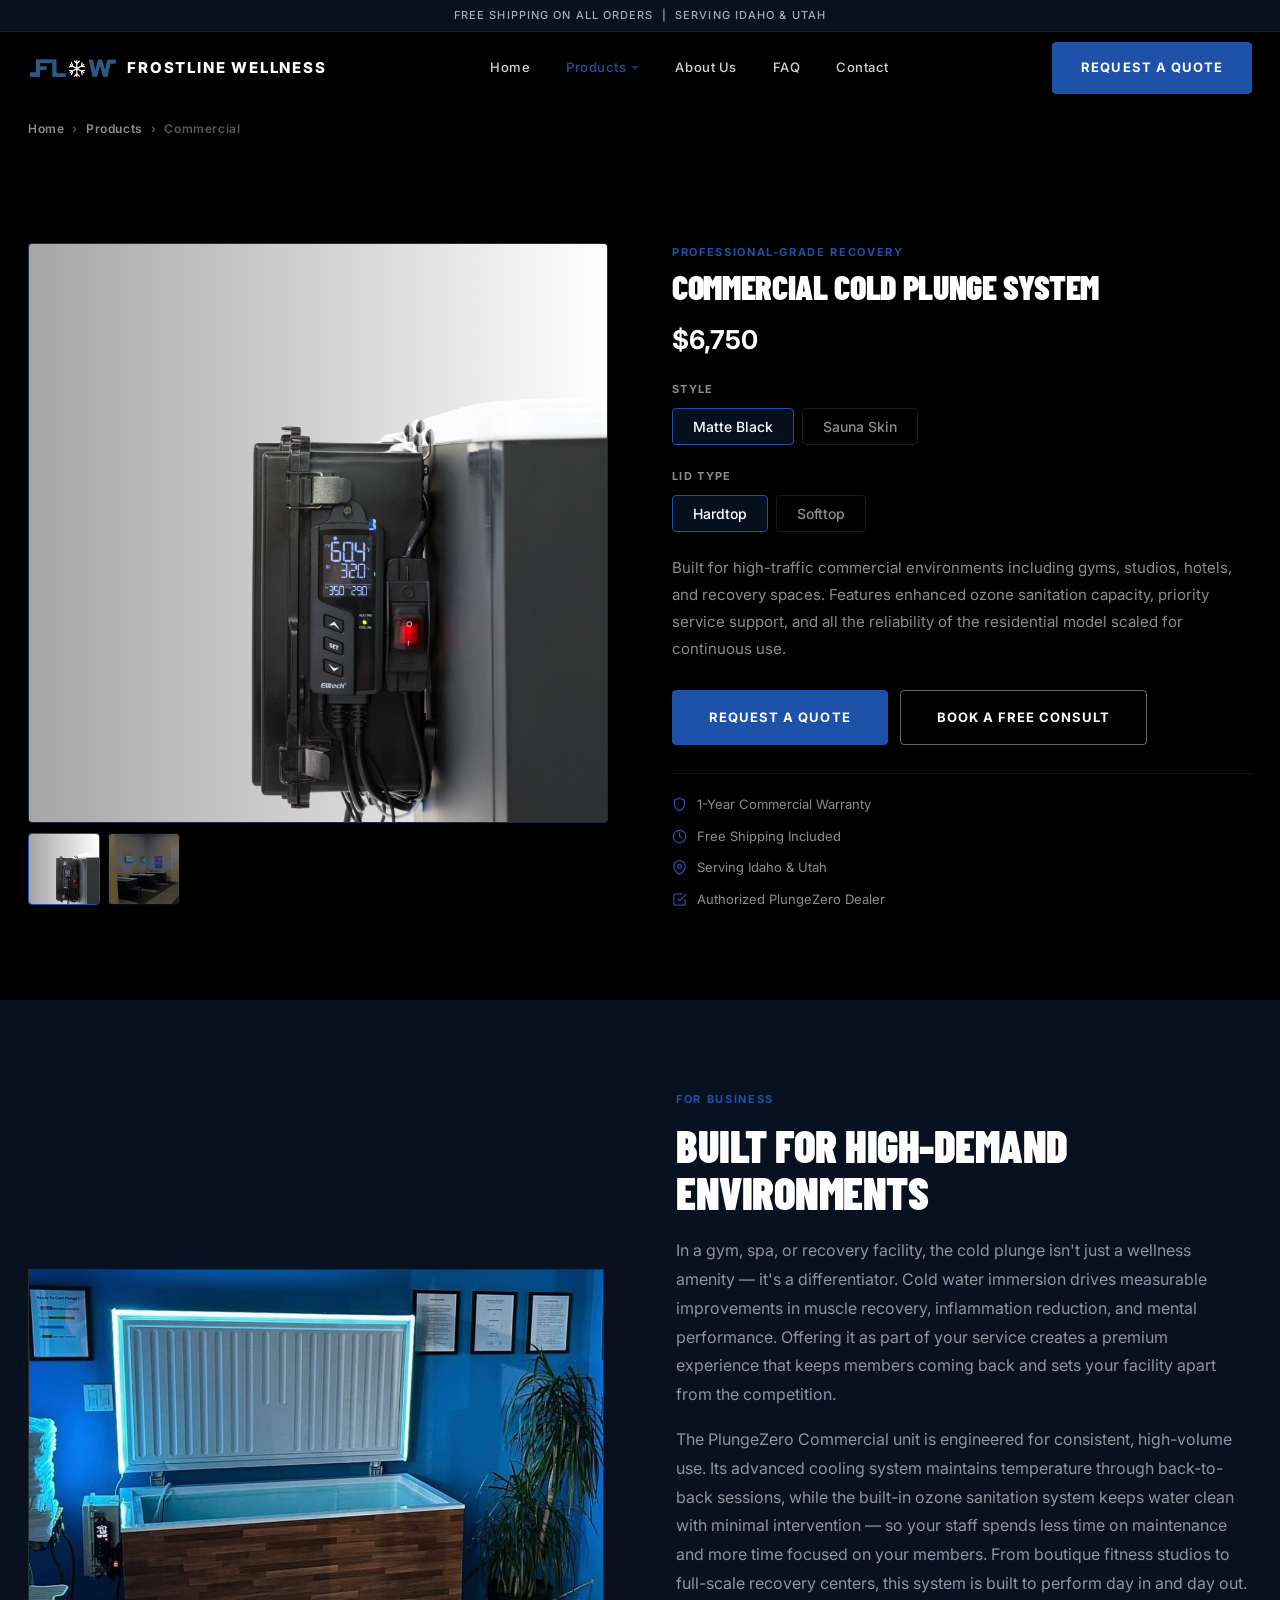
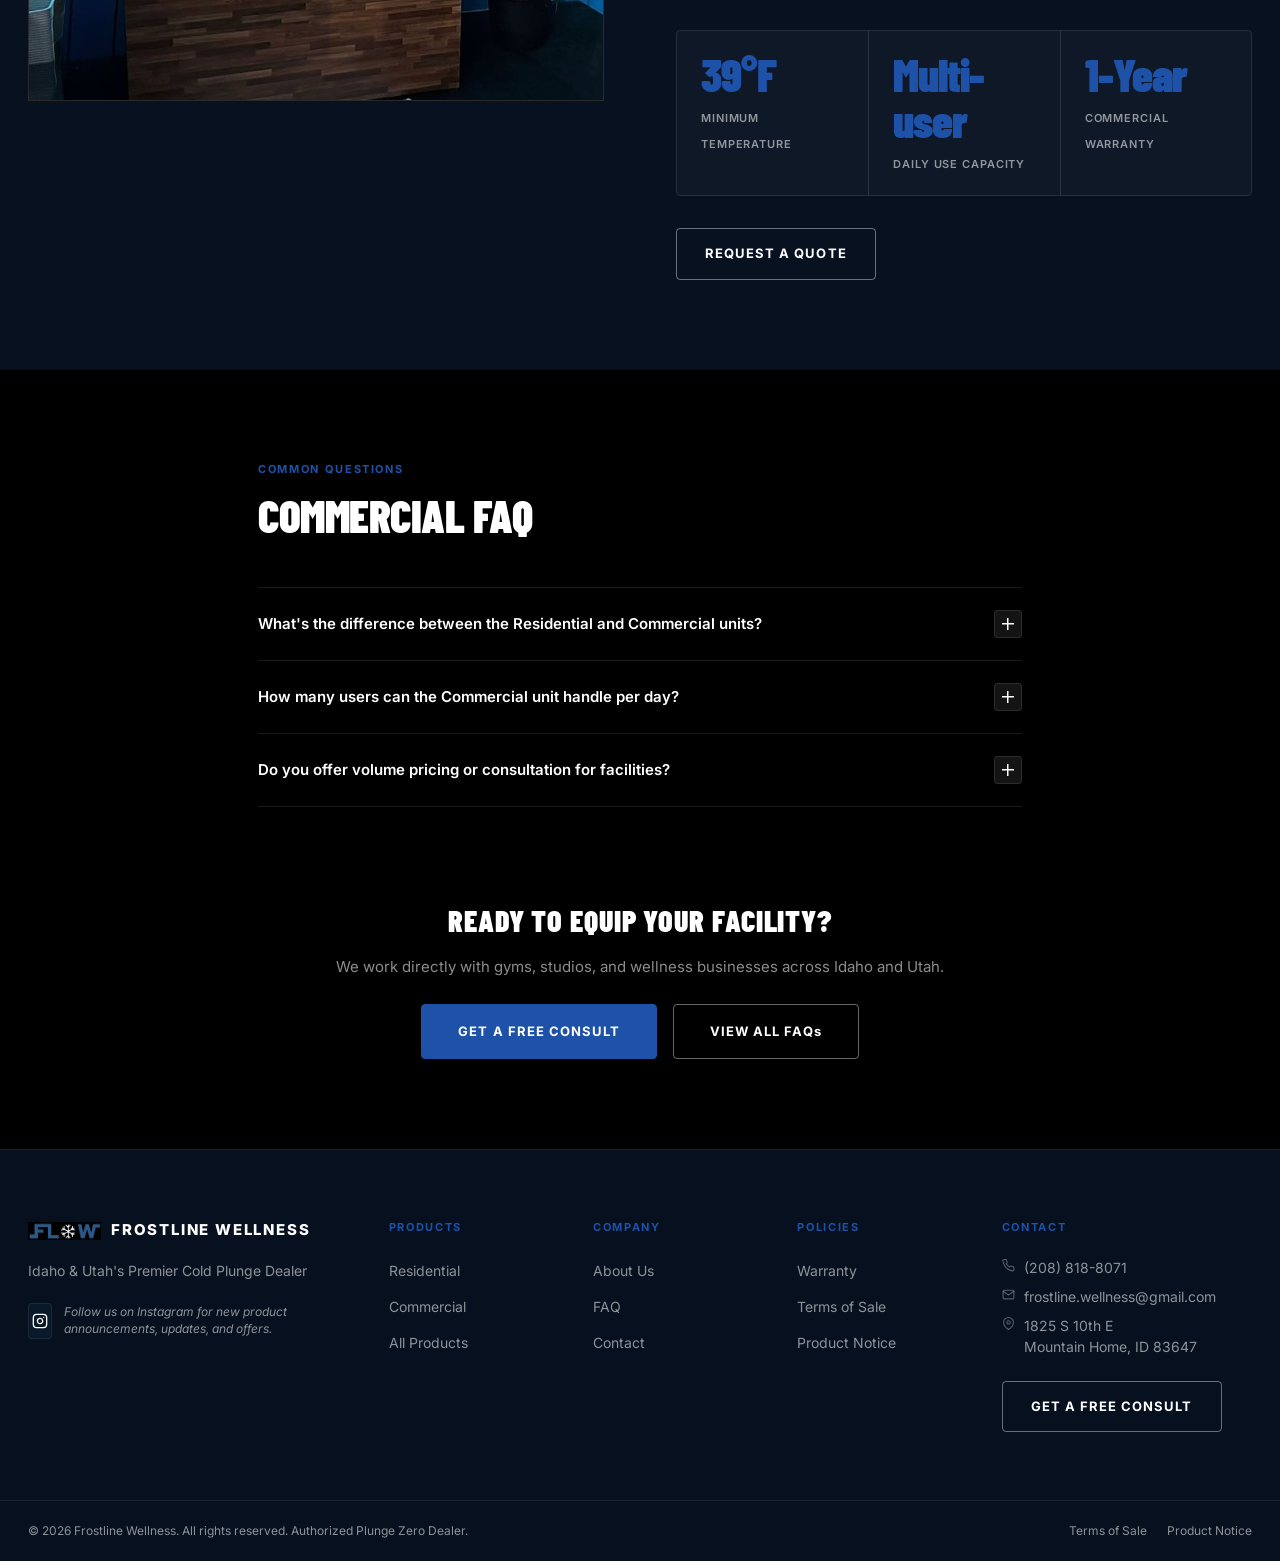
<file: commercial.html>
﻿<!DOCTYPE html>
<html lang="en">
<head>
  <meta charset="UTF-8">
  <meta name="viewport" content="width=device-width, initial-scale=1.0">
  <meta name="description" content="PlungeZero Commercial Cold Plunge &mdash; Frostline Wellness">
  <title>Commercial Cold Plunge &mdash; Frostline Wellness</title>
  <link rel="stylesheet" href="styles.css">
  <link rel="preconnect" href="https://fonts.googleapis.com">
  <link rel="preconnect" href="https://fonts.gstatic.com" crossorigin>
  <link href="https://fonts.googleapis.com/css2?family=Barlow+Condensed:wght@700;900&family=Inter:wght@300;400;500;600;700;800&display=swap" rel="stylesheet">
  <script>
    window.productVariants = {
      'matte-black-hardtop': {
        main:   'project%20media/MBHT%20Feature.png',
        thumbs: [
          'project%20media/MBHT%20Feature.png',
          'project%20media/commercial-matte-black-softtop-studio-row.png'
        ]
      },
      'matte-black-softtop': {
        main:   'project%20media/MBST%20(4).png',
        thumbs: [
          'project%20media/MBST%20(4).png',
          'project%20media/commercial-matte-black-softtop-studio-row.png'
        ]
      },
      'sauna-skin-hardtop': {
        main:   'project%20media/SSHT.png',
        thumbs: [
          'project%20media/SSHT.png',
          'project%20media/commercial-saunaskin-hardtop-spa-open.png'
        ]
      },
      'sauna-skin-softtop': {
        main:   'project%20media/residential-saunaskin-softtop-led-use.png',
        thumbs: [
          'project%20media/residential-saunaskin-softtop-led-use.png',
          'project%20media/commercial-saunaskin-hardtop-spa-open.png'
        ]
      }
    };
  </script>
</head>
<body>

  <div class="announcement-bar">
    <p>Free shipping on all orders &nbsp;|&nbsp; Serving Idaho &amp; Utah</p>
  </div>

  <header class="site-header" id="siteHeader">
    <nav class="nav-container">
      <a href="index.html" class="nav-logo"><img src="project%20media/IMG_3328__1_-removebg-preview.png" alt="Frostline Wellness logo"> Frostline Wellness</a>
      <ul class="nav-links">
        <li><a href="index.html">Home</a></li>
        <li class="nav-dropdown">
          <a href="cold-plunge.html" class="nav-active">Products</a>
          <ul class="nav-dropdown-menu">
            <li><a href="residential.html">Residential</a></li>
            <li><a href="commercial.html">Commercial</a></li>
            <li><a href="cold-plunge.html">All Products</a></li>
          </ul>
        </li>
        <li><a href="about.html">About Us</a></li>
        <li><a href="faq.html">FAQ</a></li>
        <li><a href="contact.html">Contact</a></li>
      </ul>
      <div class="nav-actions">
        <a href="contact.html" class="btn btn-accent">Request a Quote</a>
      </div>
      <button class="hamburger" id="hamburger" aria-label="Open menu">
        <span></span><span></span><span></span>
      </button>
    </nav>
    <div class="mobile-menu" id="mobileMenu">
      <ul>
        <li><a href="index.html">Home</a></li>
        <li><a href="cold-plunge.html">Products</a></li>
        <li class="mobile-sub"><a href="residential.html">Residential</a></li>
        <li class="mobile-sub"><a href="commercial.html">Commercial</a></li>
        <li class="mobile-sub"><a href="cold-plunge.html">All Products</a></li>
        <li><a href="about.html">About Us</a></li>
        <li><a href="faq.html">FAQ</a></li>
        <li><a href="contact.html">Contact</a></li>
      </ul>
      <div class="mobile-menu-actions">
        <a href="contact.html" class="btn btn-accent">Request a Quote</a>
      </div>
    </div>
  </header>

  <main>

    <!-- BREADCRUMB -->
    <div class="product-crumb-bar">
      <div class="container">
        <nav class="breadcrumb" aria-label="Breadcrumb">
          <a href="index.html">Home</a>
          <span>&rsaquo;</span>
          <a href="cold-plunge.html">Products</a>
          <span>&rsaquo;</span>
          <span>Commercial</span>
        </nav>
      </div>
    </div>

    <!-- PRODUCT DETAIL -->
    <section class="section">
      <div class="container">
        <div class="product-detail-grid">

          <!-- IMAGE GALLERY -->
          <div class="product-gallery">
            <div class="product-main-img">
              <img id="mainProductImg" src="project%20media/MBHT%20Feature.png" alt="PlungeZero Commercial Cold Plunge">
            </div>
            <div class="product-thumbs" id="productThumbs">
              <!-- Populated by JS -->
            </div>
          </div>

          <!-- PRODUCT INFO -->
          <div class="product-detail-info">
            <span class="product-detail-brand">Professional-Grade Recovery</span>
            <h1 class="product-detail-name">Commercial Cold Plunge System</h1>
            <p class="product-detail-price">$6,750</p>

            <div class="variant-group">
              <span class="variant-label">Style</span>
              <div class="variant-options">
                <button class="variant-btn selected" data-variant="style" data-value="matte-black">Matte Black</button>
                <button class="variant-btn" data-variant="style" data-value="sauna-skin">Sauna Skin</button>
              </div>
            </div>

            <div class="variant-group">
              <span class="variant-label">Lid Type</span>
              <div class="variant-options">
                <button class="variant-btn selected" data-variant="lid" data-value="hardtop">Hardtop</button>
                <button class="variant-btn" data-variant="lid" data-value="softtop">Softtop</button>
              </div>
            </div>

            <p class="product-detail-desc">Built for high-traffic commercial environments including gyms, studios, hotels, and recovery spaces. Features enhanced ozone sanitation capacity, priority service support, and all the reliability of the residential model scaled for continuous use.</p>

            <div class="product-detail-ctas">
              <a href="contact.html" class="btn btn-accent btn-large">Request a Quote</a>
              <a href="contact.html" class="btn btn-outline btn-large">Book a Free Consult</a>
            </div>

            <div class="product-trust-strip">
              <div class="product-trust-item">
                <svg width="15" height="15" viewBox="0 0 24 24" fill="none" stroke="currentColor" stroke-width="2" stroke-linecap="round" stroke-linejoin="round" aria-hidden="true"><path d="M12 22s8-4 8-10V5l-8-3-8 3v7c0 6 8 10 8 10z"/></svg>
                1-Year Commercial Warranty
              </div>
              <div class="product-trust-item">
                <svg width="15" height="15" viewBox="0 0 24 24" fill="none" stroke="currentColor" stroke-width="2" stroke-linecap="round" stroke-linejoin="round" aria-hidden="true"><circle cx="12" cy="12" r="10"/><polyline points="12,6 12,12 16,14"/></svg>
                Free Shipping Included
              </div>
              <div class="product-trust-item">
                <svg width="15" height="15" viewBox="0 0 24 24" fill="none" stroke="currentColor" stroke-width="2" stroke-linecap="round" stroke-linejoin="round" aria-hidden="true"><path d="M21 10c0 7-9 13-9 13s-9-6-9-13a9 9 0 0 1 18 0z"/><circle cx="12" cy="10" r="3"/></svg>
                Serving Idaho &amp; Utah
              </div>
              <div class="product-trust-item">
                <svg width="15" height="15" viewBox="0 0 24 24" fill="none" stroke="currentColor" stroke-width="2" stroke-linecap="round" stroke-linejoin="round" aria-hidden="true"><polyline points="9,11 12,14 22,4"/><path d="M21 12v7a2 2 0 0 1-2 2H5a2 2 0 0 1-2-2V5a2 2 0 0 1 2-2h11"/></svg>
                Authorized PlungeZero Dealer
              </div>
            </div>
          </div>

        </div>
      </div>
    </section>

    <!-- FEATURES -->
    <section class="section dark-section category-edu">
      <div class="container">
        <div class="category-edu-grid">
          <div class="category-edu-img">
            <div class="img-placeholder" style="aspect-ratio:4/3;padding:0;overflow:hidden;"><img src="project%20media/commercial-saunaskin-hardtop-spa-open.png" alt="Commercial cold plunge spa installation" style="width:100%;height:100%;object-fit:cover;display:block;"></div>
          </div>
          <div class="category-edu-text">
            <span class="section-label light">For Business</span>
            <h2>Built for High-Demand Environments</h2>
            <p>In a gym, spa, or recovery facility, the cold plunge isn't just a wellness amenity — it's a differentiator. Cold water immersion drives measurable improvements in muscle recovery, inflammation reduction, and mental performance. Offering it as part of your service creates a premium experience that keeps members coming back and sets your facility apart from the competition.</p>
            <p>The PlungeZero Commercial unit is engineered for consistent, high-volume use. Its advanced cooling system maintains temperature through back-to-back sessions, while the built-in ozone sanitation system keeps water clean with minimal intervention — so your staff spends less time on maintenance and more time focused on your members. From boutique fitness studios to full-scale recovery centers, this system is built to perform day in and day out.</p>
            <div class="edu-stats">
              <div class="edu-stat">
                <strong>39&deg;F</strong>
                <span>Minimum temperature</span>
              </div>
              <div class="edu-stat">
                <strong>Multi-user</strong>
                <span>Daily use capacity</span>
              </div>
              <div class="edu-stat">
                <strong>1-Year</strong>
                <span>Commercial warranty</span>
              </div>
            </div>
            <a href="contact.html" class="btn btn-outline-light">Request a Quote</a>
          </div>
        </div>
      </div>
    </section>

    <!-- FAQ -->
    <section class="section faq">
      <div class="container faq-container">
        <span class="section-label">Common Questions</span>
        <h2>Commercial FAQ</h2>
        <div class="faq-list faq-list-light">

          <div class="faq-item faq-item-light">
            <button class="faq-question faq-question-light">What's the difference between the Residential and Commercial units?</button>
            <div class="faq-answer"><p style="color:var(--text-muted)">The Commercial unit is built for high-traffic environments with a more robust cooling system and a larger water capacity suited for multiple users throughout the day. The Residential unit is optimized for home use and designed for 1&ndash;2 users per day.</p></div>
          </div>

          <div class="faq-item faq-item-light">
            <button class="faq-question faq-question-light">How many users can the Commercial unit handle per day?</button>
            <div class="faq-answer"><p style="color:var(--text-muted)">The Commercial unit is engineered for professional environments with consistent daily use across multiple users. If you'd like to discuss your facility's specific usage needs, contact us and we'll help you plan accordingly.</p></div>
          </div>

          <div class="faq-item faq-item-light">
            <button class="faq-question faq-question-light">Do you offer volume pricing or consultation for facilities?</button>
            <div class="faq-answer"><p style="color:var(--text-muted)">Yes! We work directly with gyms, studios, spas, and recovery centers across Idaho and Utah. Reach out through our contact page to discuss your facility's needs and we'll provide personalized guidance.</p></div>
          </div>

        </div>
        <div class="section-cta" style="margin-top:48px; border-top:1px solid rgba(0,0,0,0.08); padding-top:40px;">
          <h3 style="font-family:var(--font-display); font-size:clamp(22px,3vw,30px); font-weight:900; text-transform:uppercase; letter-spacing:0.03em; margin-bottom:10px;">Ready to Equip Your Facility?</h3>
          <p style="color:var(--text-muted); font-size:15px; margin-bottom:24px;">We work directly with gyms, studios, and wellness businesses across Idaho and Utah.</p>
          <div class="cta-banner-actions">
            <a href="contact.html" class="btn btn-primary btn-large">Get a Free Consult</a>
            <a href="faq.html" class="btn btn-outline btn-large">View All FAQ<span style="text-transform:none">s</span></a>
          </div>
        </div>
      </div>
    </section>

  </main>

  <footer class="site-footer">
    <div class="footer-top">
      <div class="container footer-grid">
        <div class="footer-brand">
          <div class="footer-logo"><img src="project%20media/IMG_3328__1_-removebg-preview.png" alt="Frostline Wellness logo"> Frostline Wellness</div>
          <p>Idaho &amp; Utah's Premier Cold Plunge Dealer</p>
          <div class="footer-social">
            <a href="https://www.instagram.com/frostline.wellness" class="social-link" target="_blank" rel="noopener" aria-label="Instagram"><svg width="16" height="16" viewBox="0 0 24 24" fill="none" stroke="currentColor" stroke-width="2" stroke-linecap="round" stroke-linejoin="round" aria-hidden="true"><rect x="2" y="2" width="20" height="20" rx="5" ry="5"/><path d="M16 11.37A4 4 0 1 1 12.63 8 4 4 0 0 1 16 11.37z"/><line x1="17.5" y1="6.5" x2="17.51" y2="6.5"/></svg></a>
            <p class="footer-social-incentive">Follow us on Instagram for new product announcements, updates, and offers.</p>
          </div>
        </div>
        <div class="footer-nav">
          <h4>Products</h4>
          <ul>
            <li><a href="residential.html">Residential</a></li>
            <li><a href="commercial.html">Commercial</a></li>
            <li><a href="cold-plunge.html">All Products</a></li>
          </ul>
        </div>
        <div class="footer-nav">
          <h4>Company</h4>
          <ul>
            <li><a href="about.html">About Us</a></li>
            <li><a href="faq.html">FAQ</a></li>
            <li><a href="contact.html">Contact</a></li>
          </ul>
        </div>
        <div class="footer-nav">
          <h4>Policies</h4>
          <ul>
            <li><a href="warranty.html">Warranty</a></li>
            <li><a href="terms-of-sale.html">Terms of Sale</a></li>
            <li><a href="product-notice.html">Product Notice</a></li>
          </ul>
        </div>
        <div class="footer-contact">
          <h4>Contact</h4>
          <p class="footer-contact-item"><svg width="13" height="13" viewBox="0 0 24 24" fill="none" stroke="currentColor" stroke-width="2" stroke-linecap="round" stroke-linejoin="round" aria-hidden="true"><path d="M22 16.92v3a2 2 0 0 1-2.18 2 19.79 19.79 0 0 1-8.63-3.07A19.5 19.5 0 0 1 4.69 12a19.79 19.79 0 0 1-3.07-8.67A2 2 0 0 1 3.6 1h3a2 2 0 0 1 2 1.72c.127.96.361 1.903.7 2.81a2 2 0 0 1-.45 2.11L7.91 8.6a16 16 0 0 0 6 6l.91-.91a2 2 0 0 1 2.11-.45c.907.339 1.85.573 2.81.7A2 2 0 0 1 21.72 16z"/></svg><a href="tel:2088188071">(208) 818-8071</a></p>
          <p class="footer-contact-item"><svg width="13" height="13" viewBox="0 0 24 24" fill="none" stroke="currentColor" stroke-width="2" stroke-linecap="round" stroke-linejoin="round" aria-hidden="true"><path d="M4 4h16c1.1 0 2 .9 2 2v12c0 1.1-.9 2-2 2H4c-1.1 0-2-.9-2-2V6c0-1.1.9-2 2-2z"/><polyline points="22,6 12,13 2,6"/></svg><a href="mailto:frostline.wellness@gmail.com">frostline.wellness@gmail.com</a></p>
          <p class="footer-contact-item footer-contact-address"><svg width="13" height="13" viewBox="0 0 24 24" fill="none" stroke="currentColor" stroke-width="2" stroke-linecap="round" stroke-linejoin="round" aria-hidden="true"><path d="M21 10c0 7-9 13-9 13s-9-6-9-13a9 9 0 0 1 18 0z"/><circle cx="12" cy="10" r="3"/></svg><span>1825 S 10th E<br>Mountain Home, ID 83647</span></p>
          <a href="contact.html" class="btn btn-outline-light" style="margin-top:16px; display:inline-block;">Get a Free Consult</a>
        </div>
      </div>
    </div>
    <div class="footer-bottom">
      <div class="container footer-bottom-inner">
        <p>&copy; 2026 Frostline Wellness. All rights reserved. Authorized Plunge Zero Dealer.</p>
        <div class="footer-bottom-links">
          <a href="terms-of-sale.html">Terms of Sale</a>
          <a href="product-notice.html">Product Notice</a>
        </div>
      </div>
    </div>
  </footer>

  <script src="main.js"></script>
</body>
</html>
</file>
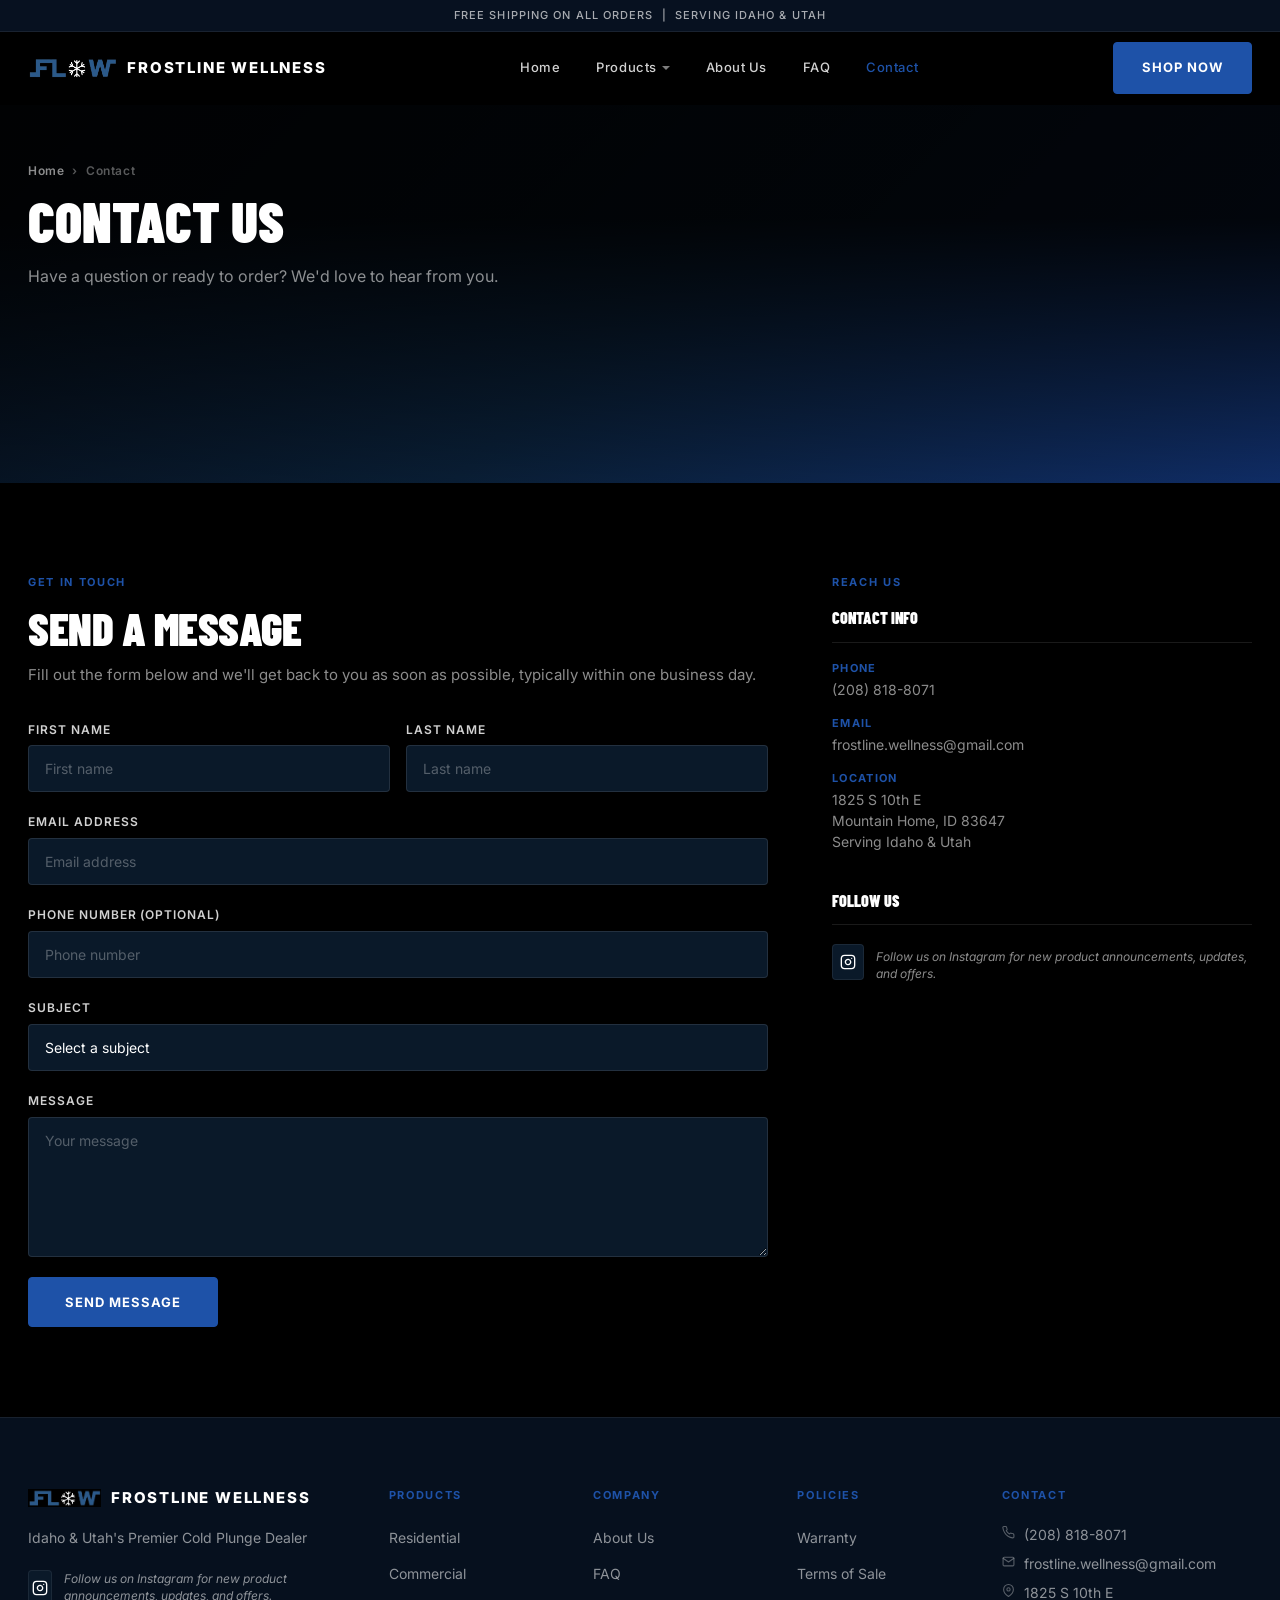
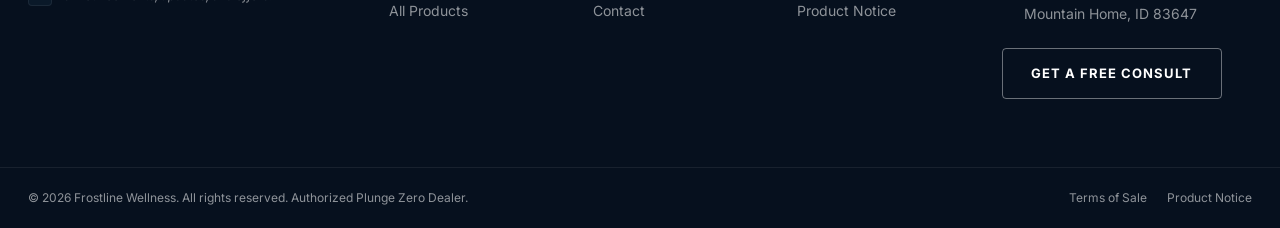
<file: contact.html>
﻿<!DOCTYPE html>
<html lang="en">
<head>
  <meta charset="UTF-8">
  <meta name="viewport" content="width=device-width, initial-scale=1.0">
  <meta name="description" content="Contact Frostline Wellness — Idaho and Utah's PlungeZero cold plunge dealer. Call, email, or send us a message.">
  <title>Contact &mdash; Frostline Wellness</title>
  <link rel="stylesheet" href="styles.css">
  <link rel="preconnect" href="https://fonts.googleapis.com">
  <link rel="preconnect" href="https://fonts.gstatic.com" crossorigin>
  <link href="https://fonts.googleapis.com/css2?family=Barlow+Condensed:wght@700;900&family=Inter:wght@300;400;500;600;700;800&display=swap" rel="stylesheet">
</head>
<body>

  <div class="announcement-bar">
    <p>Free shipping on all orders &nbsp;|&nbsp; Serving Idaho &amp; Utah</p>
  </div>

  <header class="site-header" id="siteHeader">
    <nav class="nav-container">
      <a href="index.html" class="nav-logo"><img src="project%20media/IMG_3328__1_-removebg-preview.png" alt="Frostline Wellness logo"> Frostline Wellness</a>
      <ul class="nav-links">
        <li><a href="index.html">Home</a></li>
        <li class="nav-dropdown">
          <a href="cold-plunge.html">Products</a>
          <ul class="nav-dropdown-menu">
            <li><a href="residential.html">Residential</a></li>
            <li><a href="commercial.html">Commercial</a></li>
            <li><a href="cold-plunge.html">All Products</a></li>
          </ul>
        </li>
        <li><a href="about.html">About Us</a></li>
        <li><a href="faq.html">FAQ</a></li>
        <li><a href="contact.html" class="nav-active">Contact</a></li>
      </ul>
      <div class="nav-actions">
        <a href="cold-plunge.html" class="btn btn-accent">Shop Now</a>
      </div>
      <button class="hamburger" id="hamburger" aria-label="Open menu">
        <span></span><span></span><span></span>
      </button>
    </nav>
    <div class="mobile-menu" id="mobileMenu">
      <ul>
        <li><a href="index.html">Home</a></li>
        <li><a href="about.html">About Us</a></li>
        <li><a href="cold-plunge.html">Products</a></li>
        <li class="mobile-sub"><a href="residential.html">Residential</a></li>
        <li class="mobile-sub"><a href="commercial.html">Commercial</a></li>
        <li class="mobile-sub"><a href="cold-plunge.html">All Products</a></li>
        <li><a href="faq.html">FAQ</a></li>
        <li><a href="contact.html">Contact</a></li>
      </ul>
      <div class="mobile-menu-actions">
        <a href="cold-plunge.html" class="btn btn-accent">Shop Now</a>
      </div>
    </div>
  </header>

  <main>

    <!-- PAGE HEADER -->
    <div class="page-header-simple dark-section">
      <div class="container">
        <nav class="breadcrumb breadcrumb-light" aria-label="Breadcrumb">
          <a href="index.html">Home</a>
          <span>&rsaquo;</span>
          <span>Contact</span>
        </nav>
        <h1>Contact Us</h1>
        <p>Have a question or ready to order? We'd love to hear from you.</p>
      </div>
    </div>

    <!-- CONTACT FORM + INFO -->
    <section class="section contact-main-section">
      <div class="container">
        <div class="contact-main-grid">

          <!-- FORM -->
          <div class="contact-form-wrapper">
            <span class="section-label">Get in Touch</span>
            <h2>Send a Message</h2>
            <p>Fill out the form below and we'll get back to you as soon as possible, typically within one business day.</p>
            <form class="contact-form" onsubmit="return false;">

              <div class="form-row">
                <div class="form-group">
                  <label for="firstName">First Name</label>
                  <input type="text" id="firstName" placeholder="First name" class="form-input">
                </div>
                <div class="form-group">
                  <label for="lastName">Last Name</label>
                  <input type="text" id="lastName" placeholder="Last name" class="form-input">
                </div>
              </div>

              <div class="form-group">
                <label for="email">Email Address</label>
                <input type="email" id="email" placeholder="Email address" class="form-input">
              </div>

              <div class="form-group">
                <label for="phone">Phone Number (Optional)</label>
                <input type="tel" id="phone" placeholder="Phone number" class="form-input">
              </div>

              <div class="form-group">
                <label for="subject">Subject</label>
                <select id="subject" class="form-input form-select">
                  <option value="">Select a subject</option>
                  <option>Product Question</option>
                  <option>Free Consultation Request</option>
                  <option>Order Status</option>
                  <option>Warranty or Support</option>
                  <option>Other</option>
                </select>
              </div>

              <div class="form-group">
                <label for="message">Message</label>
                <textarea id="message" rows="5" placeholder="Your message" class="form-input form-textarea"></textarea>
              </div>

              <button type="submit" class="btn btn-primary btn-large form-submit">Send Message</button>

            </form>
          </div>

          <!-- INFO SIDEBAR -->
          <div class="contact-info-sidebar">
            <div class="contact-info-block">
              <span class="section-label">Reach Us</span>
              <h3>Contact Info</h3>
              <ul class="contact-info-list">
                <li>
                  <strong>Phone</strong>
                  <a href="tel:2088188071">(208) 818-8071</a>
                </li>
                <li>
                  <strong>Email</strong>
                  <a href="mailto:frostline.wellness@gmail.com">frostline.wellness@gmail.com</a>
                </li>
                <li>
                  <strong>Location</strong>
                  <span>1825 S 10th E<br>Mountain Home, ID 83647<br>Serving Idaho &amp; Utah</span>
                </li>
              </ul>
            </div>

            <div class="contact-info-block contact-social-block">
              <h3>Follow Us</h3>
              <div class="footer-social">
                <a href="https://www.instagram.com/frostline.wellness" class="social-link social-link-dark" aria-label="Instagram"><svg width="16" height="16" viewBox="0 0 24 24" fill="none" stroke="currentColor" stroke-width="2" stroke-linecap="round" stroke-linejoin="round" aria-hidden="true"><rect x="2" y="2" width="20" height="20" rx="5" ry="5"/><path d="M16 11.37A4 4 0 1 1 12.63 8 4 4 0 0 1 16 11.37z"/><line x1="17.5" y1="6.5" x2="17.51" y2="6.5"/></svg></a>
                <p class="footer-social-incentive contact-social-incentive">Follow us on Instagram for new product announcements, updates, and offers.</p>
              </div>
            </div>
          </div>

        </div>
      </div>
    </section>

  </main>

  <footer class="site-footer">
    <div class="footer-top">
      <div class="container footer-grid">
        <div class="footer-brand">
          <div class="footer-logo"><img src="project%20media/IMG_3328__1_-removebg-preview.png" alt="Frostline Wellness logo"> Frostline Wellness</div>
          <p>Idaho &amp; Utah's Premier Cold Plunge Dealer</p>
          <div class="footer-social">
            <a href="https://www.instagram.com/frostline.wellness" class="social-link" target="_blank" rel="noopener" aria-label="Instagram"><svg width="16" height="16" viewBox="0 0 24 24" fill="none" stroke="currentColor" stroke-width="2" stroke-linecap="round" stroke-linejoin="round" aria-hidden="true"><rect x="2" y="2" width="20" height="20" rx="5" ry="5"/><path d="M16 11.37A4 4 0 1 1 12.63 8 4 4 0 0 1 16 11.37z"/><line x1="17.5" y1="6.5" x2="17.51" y2="6.5"/></svg></a>
            <p class="footer-social-incentive">Follow us on Instagram for new product announcements, updates, and offers.</p>
          </div>
        </div>
        <div class="footer-nav">
          <h4>Products</h4>
          <ul>
            <li><a href="residential.html">Residential</a></li>
            <li><a href="commercial.html">Commercial</a></li>
            <li><a href="cold-plunge.html">All Products</a></li>
          </ul>
        </div>
        <div class="footer-nav">
          <h4>Company</h4>
          <ul>
            <li><a href="about.html">About Us</a></li>
            <li><a href="faq.html">FAQ</a></li>
            <li><a href="contact.html">Contact</a></li>
          </ul>
        </div>
        <div class="footer-nav">
          <h4>Policies</h4>
          <ul>
            <li><a href="warranty.html">Warranty</a></li>
            <li><a href="terms-of-sale.html">Terms of Sale</a></li>
            <li><a href="product-notice.html">Product Notice</a></li>
          </ul>
        </div>
        <div class="footer-contact">
          <h4>Contact</h4>
          <p class="footer-contact-item"><svg width="13" height="13" viewBox="0 0 24 24" fill="none" stroke="currentColor" stroke-width="2" stroke-linecap="round" stroke-linejoin="round" aria-hidden="true"><path d="M22 16.92v3a2 2 0 0 1-2.18 2 19.79 19.79 0 0 1-8.63-3.07A19.5 19.5 0 0 1 4.69 12a19.79 19.79 0 0 1-3.07-8.67A2 2 0 0 1 3.6 1h3a2 2 0 0 1 2 1.72c.127.96.361 1.903.7 2.81a2 2 0 0 1-.45 2.11L7.91 8.6a16 16 0 0 0 6 6l.91-.91a2 2 0 0 1 2.11-.45c.907.339 1.85.573 2.81.7A2 2 0 0 1 21.72 16z"/></svg><a href="tel:2088188071">(208) 818-8071</a></p>
          <p class="footer-contact-item"><svg width="13" height="13" viewBox="0 0 24 24" fill="none" stroke="currentColor" stroke-width="2" stroke-linecap="round" stroke-linejoin="round" aria-hidden="true"><path d="M4 4h16c1.1 0 2 .9 2 2v12c0 1.1-.9 2-2 2H4c-1.1 0-2-.9-2-2V6c0-1.1.9-2 2-2z"/><polyline points="22,6 12,13 2,6"/></svg><a href="mailto:frostline.wellness@gmail.com">frostline.wellness@gmail.com</a></p>
          <p class="footer-contact-item footer-contact-address"><svg width="13" height="13" viewBox="0 0 24 24" fill="none" stroke="currentColor" stroke-width="2" stroke-linecap="round" stroke-linejoin="round" aria-hidden="true"><path d="M21 10c0 7-9 13-9 13s-9-6-9-13a9 9 0 0 1 18 0z"/><circle cx="12" cy="10" r="3"/></svg><span>1825 S 10th E<br>Mountain Home, ID 83647</span></p>
          <a href="contact.html" class="btn btn-outline-light" style="margin-top:16px; display:inline-block;">Get a Free Consult</a>
        </div>
      </div>
    </div>
    <div class="footer-bottom">
      <div class="container footer-bottom-inner">
        <p>&copy; 2026 Frostline Wellness. All rights reserved. Authorized Plunge Zero Dealer.</p>
        <div class="footer-bottom-links">
          <a href="terms-of-sale.html">Terms of Sale</a>
          <a href="product-notice.html">Product Notice</a>
        </div>
      </div>
    </div>
  </footer>

  <script src="main.js"></script>
</body>
</html>
</file>
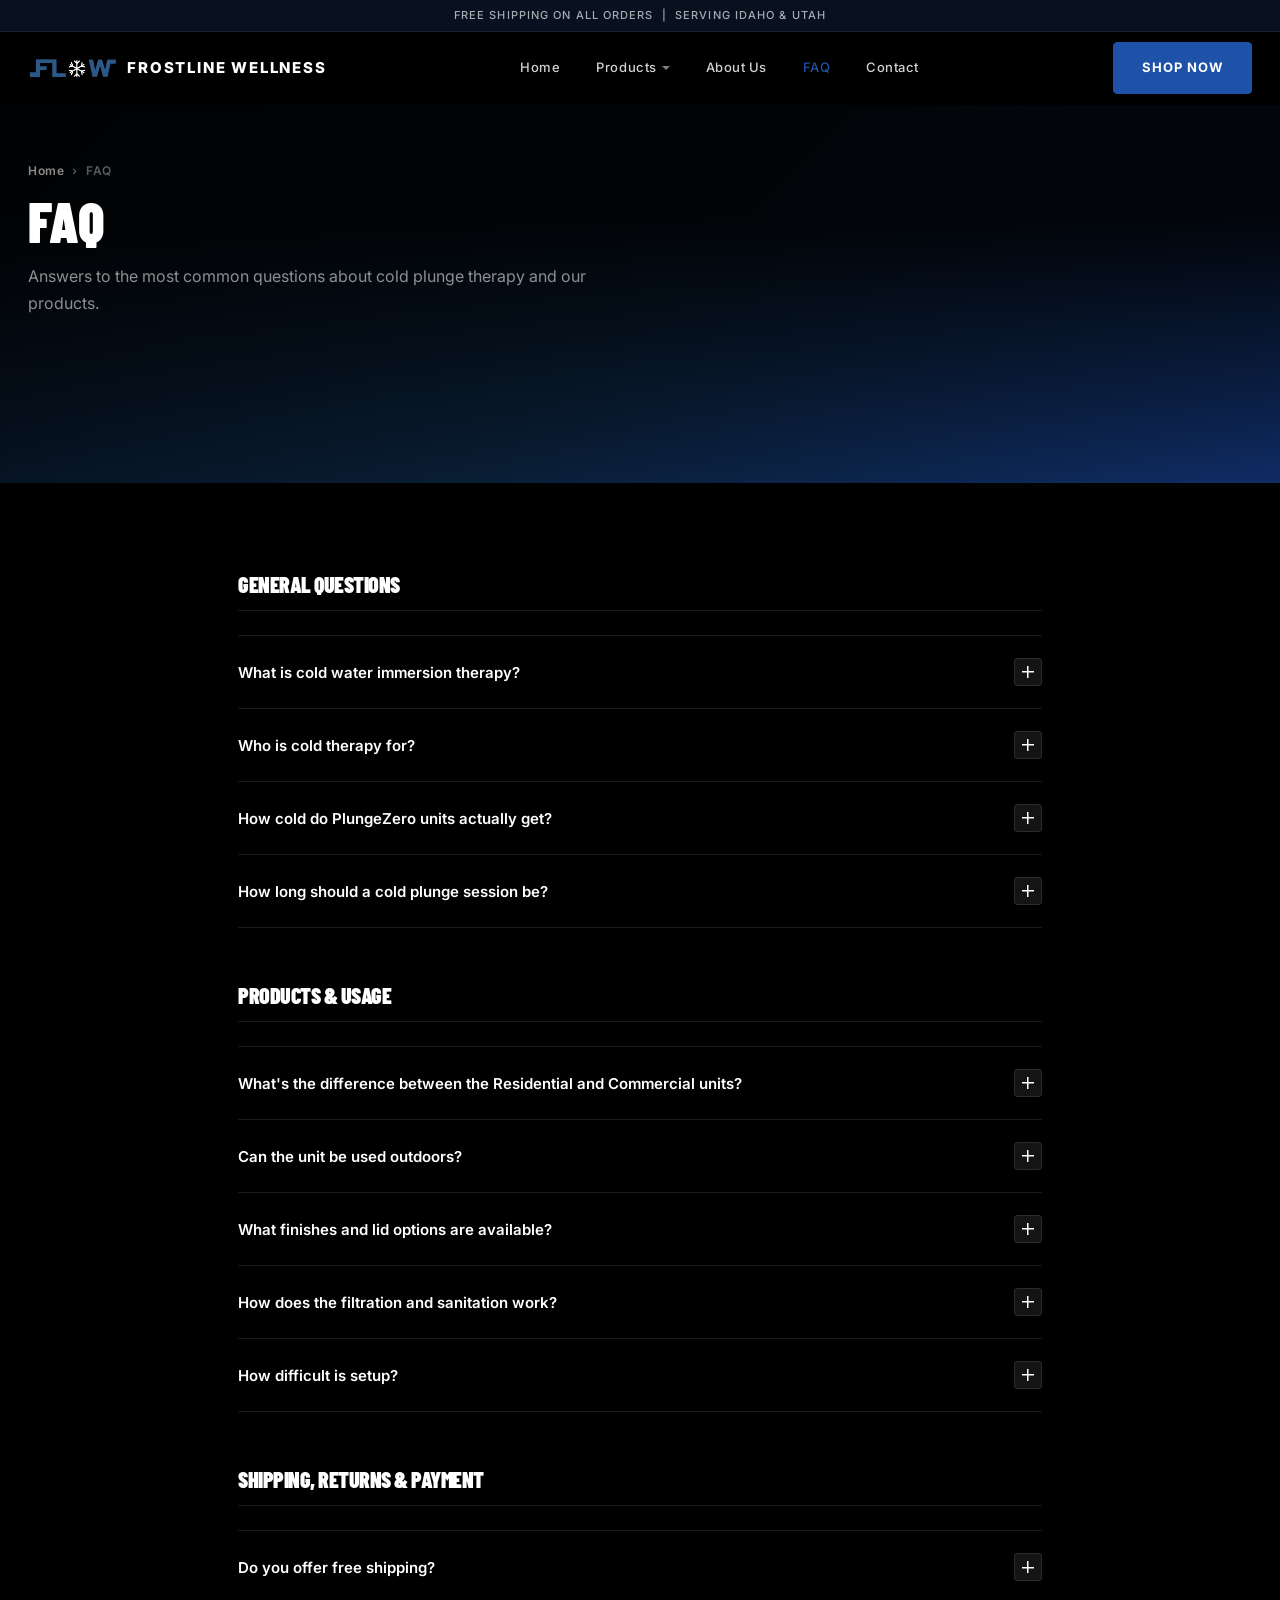
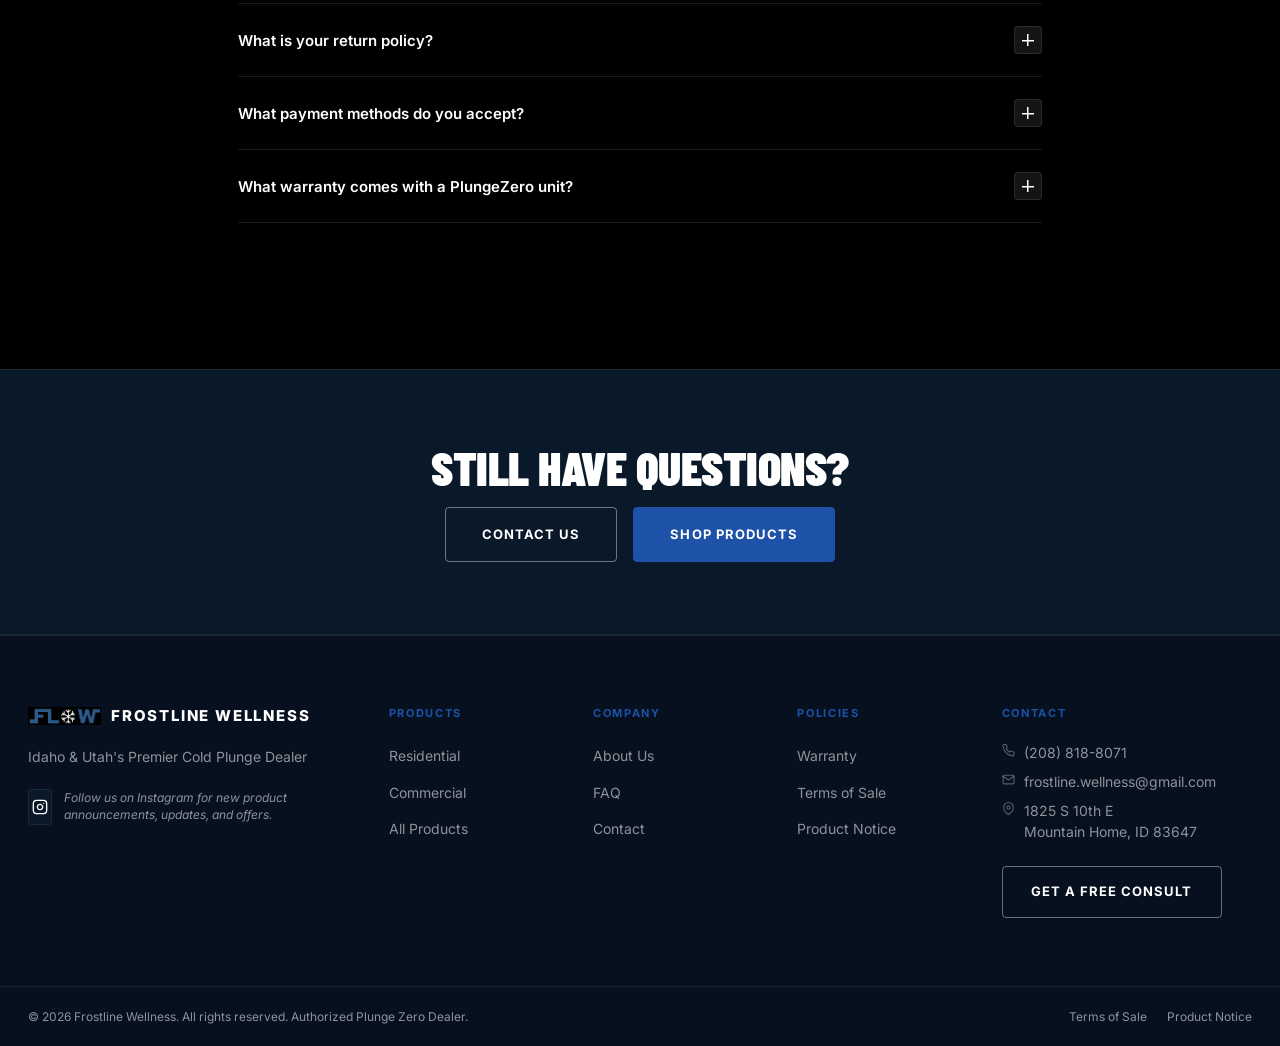
<file: faq.html>
﻿<!DOCTYPE html>
<html lang="en">
<head>
  <meta charset="UTF-8">
  <meta name="viewport" content="width=device-width, initial-scale=1.0">
  <meta name="description" content="Frequently asked questions about Frostline Wellness cold plunge systems, shipping, and more.">
  <title>FAQ &mdash; Frostline Wellness</title>
  <link rel="stylesheet" href="styles.css">
  <link rel="preconnect" href="https://fonts.googleapis.com">
  <link rel="preconnect" href="https://fonts.gstatic.com" crossorigin>
  <link href="https://fonts.googleapis.com/css2?family=Barlow+Condensed:wght@700;900&family=Inter:wght@300;400;500;600;700;800&display=swap" rel="stylesheet">
</head>
<body>

  <div class="announcement-bar">
    <p>Free shipping on all orders &nbsp;|&nbsp; Serving Idaho &amp; Utah</p>
  </div>

  <header class="site-header" id="siteHeader">
    <nav class="nav-container">
      <a href="index.html" class="nav-logo"><img src="project%20media/IMG_3328__1_-removebg-preview.png" alt="Frostline Wellness logo"> Frostline Wellness</a>
      <ul class="nav-links">
        <li><a href="index.html">Home</a></li>
        <li class="nav-dropdown">
          <a href="cold-plunge.html">Products</a>
          <ul class="nav-dropdown-menu">
            <li><a href="residential.html">Residential</a></li>
            <li><a href="commercial.html">Commercial</a></li>
            <li><a href="cold-plunge.html">All Products</a></li>
          </ul>
        </li>
        <li><a href="about.html">About Us</a></li>
        <li><a href="faq.html" class="nav-active">FAQ</a></li>
        <li><a href="contact.html">Contact</a></li>
      </ul>
      <div class="nav-actions">
        <a href="cold-plunge.html" class="btn btn-accent">Shop Now</a>
      </div>
      <button class="hamburger" id="hamburger" aria-label="Open menu">
        <span></span><span></span><span></span>
      </button>
    </nav>
    <div class="mobile-menu" id="mobileMenu">
      <ul>
        <li><a href="index.html">Home</a></li>
        <li><a href="about.html">About Us</a></li>
        <li><a href="cold-plunge.html">Products</a></li>
        <li class="mobile-sub"><a href="residential.html">Residential</a></li>
        <li class="mobile-sub"><a href="commercial.html">Commercial</a></li>
        <li class="mobile-sub"><a href="cold-plunge.html">All Products</a></li>
        <li><a href="faq.html">FAQ</a></li>
        <li><a href="contact.html">Contact</a></li>
      </ul>
      <div class="mobile-menu-actions">
        <a href="cold-plunge.html" class="btn btn-accent">Shop Now</a>
      </div>
    </div>
  </header>

  <main>

    <!-- PAGE HEADER -->
    <div class="page-header-simple dark-section">
      <div class="container">
        <nav class="breadcrumb breadcrumb-light" aria-label="Breadcrumb">
          <a href="index.html">Home</a>
          <span>&rsaquo;</span>
          <span>FAQ</span>
        </nav>
        <h1>FAQ</h1>
        <p>Answers to the most common questions about cold plunge therapy and our products.</p>
      </div>
    </div>

    <!-- FAQ CONTENT -->
    <section class="section faq-page">
      <div class="container faq-page-container">

        <!-- CATEGORY: GENERAL -->
        <div class="faq-category-group">
          <h2 class="faq-category-heading">General Questions</h2>
          <div class="faq-list faq-list-light">

            <div class="faq-item faq-item-light">
              <button class="faq-question faq-question-light" aria-expanded="false">What is cold water immersion therapy?</button>
              <div class="faq-answer">
                <p style="color:var(--text-muted)">Cold water immersion therapy involves submerging your body in cold water — typically between 39&deg;F and 55&deg;F — for a short period. It triggers a physiological stress response that, over time, improves circulation, reduces inflammation, accelerates muscle recovery, boosts energy, and builds mental resilience.</p>
              </div>
            </div>

            <div class="faq-item faq-item-light">
              <button class="faq-question faq-question-light" aria-expanded="false">Who is cold therapy for?</button>
              <div class="faq-answer">
                <p style="color:var(--text-muted)">Cold therapy is used by athletes, fitness enthusiasts, wellness-focused individuals, and anyone looking to improve recovery and daily energy. Both our residential and commercial units are designed for regular use by healthy adults. If you have a medical condition, consult your doctor before starting.</p>
              </div>
            </div>

            <div class="faq-item faq-item-light">
              <button class="faq-question faq-question-light" aria-expanded="false">How cold do PlungeZero units actually get?</button>
              <div class="faq-answer">
                <p style="color:var(--text-muted)">PlungeZero systems can cool water down to approximately 39&deg;F (4&deg;C), well within the optimal range for cold water immersion therapy. The built-in chiller maintains a consistent temperature so you get the same experience every session.</p>
              </div>
            </div>

            <div class="faq-item faq-item-light">
              <button class="faq-question faq-question-light" aria-expanded="false">How long should a cold plunge session be?</button>
              <div class="faq-answer">
                <p style="color:var(--text-muted)">Most practitioners recommend starting with 1&ndash;3 minutes and gradually increasing to 10&ndash;15 minutes as your body adapts. Listen to your body, exit immediately if you feel lightheaded, and never plunge alone if you're new to cold therapy.</p>
              </div>
            </div>

          </div>
        </div>

        <!-- CATEGORY: PRODUCTS -->
        <div class="faq-category-group">
          <h2 class="faq-category-heading">Products &amp; Usage</h2>
          <div class="faq-list faq-list-light">

            <div class="faq-item faq-item-light">
              <button class="faq-question faq-question-light" aria-expanded="false">What's the difference between the Residential and Commercial units?</button>
              <div class="faq-answer">
                <p style="color:var(--text-muted)">The Residential unit ($6,150) is optimized for home use &mdash; it's compact, quiet, and designed for 1&ndash;2 users per day. The Commercial unit ($6,750) is built for high-traffic environments like gyms, spas, and recovery centers, with a more robust cooling system and a larger water capacity suited for multiple users throughout the day.</p>
              </div>
            </div>

            <div class="faq-item faq-item-light">
              <button class="faq-question faq-question-light" aria-expanded="false">Can the unit be used outdoors?</button>
              <div class="faq-answer">
                <p style="color:var(--text-muted)">Yes. PlungeZero systems are designed to be used both indoors and outdoors. If placed outside, we recommend sheltering the unit from direct sunlight and extreme weather to extend its lifespan. Both the Matte Black and Sauna Skin finishes hold up well in outdoor environments.</p>
              </div>
            </div>

            <div class="faq-item faq-item-light">
              <button class="faq-question faq-question-light" aria-expanded="false">What finishes and lid options are available?</button>
              <div class="faq-answer">
                <p style="color:var(--text-muted)">Both units are available in two styles &mdash; Matte Black and Sauna Skin (a warm wood-look finish). You can also choose between a Hardtop lid for added insulation and security, or a Softtop lid for easy roll-up access. All combinations are available at the same price.</p>
              </div>
            </div>

            <div class="faq-item faq-item-light">
              <button class="faq-question faq-question-light" aria-expanded="false">How does the filtration and sanitation work?</button>
              <div class="faq-answer">
                <p style="color:var(--text-muted)">PlungeZero units include advanced filtration and automatic ozone sanitation. The ozone system continuously purifies the water, keeping it clean without heavy chemical use. The system significantly reduces maintenance compared to a traditional cold plunge.</p>
              </div>
            </div>

            <div class="faq-item faq-item-light">
              <button class="faq-question faq-question-light" aria-expanded="false">How difficult is setup?</button>
              <div class="faq-answer">
                <p style="color:var(--text-muted)">Super easy! Just plug the unit into a standard outlet - no special electrical work or plumbing required. Fill it with water, set your temperature, and you're ready to plunge.</p>
              </div>
            </div>

          </div>
        </div>

        <!-- CATEGORY: SHIPPING & RETURNS -->
        <div class="faq-category-group">
          <h2 class="faq-category-heading">Shipping, Returns &amp; Payment</h2>
          <div class="faq-list faq-list-light">

            <div class="faq-item faq-item-light">
              <button class="faq-question faq-question-light" aria-expanded="false">Do you offer free shipping?</button>
              <div class="faq-answer">
                <p style="color:var(--text-muted)">Yes &mdash; we include free shipping on all orders to addresses within Idaho and Utah. All standard deliveries are curbside drop-off. If you need additional delivery assistance or have a specific setup location in mind, contact us before ordering and we'll do our best to accommodate.</p>
              </div>
            </div>

            <div class="faq-item faq-item-light">
              <button class="faq-question faq-question-light" aria-expanded="false">What is your return policy?</button>
              <div class="faq-answer">
                <p style="color:var(--text-muted)">Please review our <a href="terms-of-sale.html" style="color:var(--accent);">Terms of Sale</a>.</p>
              </div>
            </div>

            <div class="faq-item faq-item-light">
              <button class="faq-question faq-question-light" aria-expanded="false">What payment methods do you accept?</button>
              <div class="faq-answer">
                <p style="color:var(--text-muted)">We process payments securely through Shopify. All major credit and debit cards are accepted. If you have questions about payment options, reach out to us directly and we'll be happy to help.</p>
              </div>
            </div>

            <div class="faq-item faq-item-light">
              <button class="faq-question faq-question-light" aria-expanded="false">What warranty comes with a PlungeZero unit?</button>
              <div class="faq-answer">
                <p style="color:var(--text-muted)">Residential units come with a 1-year manufacturer's warranty. Commercial units include warranty coverage as well &mdash; please review our <a href="warranty.html" style="color:var(--accent);">Warranty page</a> for full details. Buying through an authorized dealer like Frostline Wellness ensures your warranty is fully valid.</p>
              </div>
            </div>

          </div>
        </div>

      </div>
    </section>

    <!-- CTA BANNER -->
    <section class="cta-banner">
      <div class="container">
        <h2>Still Have Questions?</h2>
        <div class="cta-banner-actions">
          <a href="contact.html" class="btn btn-outline-light btn-large">Contact Us</a>
          <a href="cold-plunge.html" class="btn btn-primary btn-large">Shop Products</a>
        </div>
      </div>
    </section>

  </main>

  <footer class="site-footer">
    <div class="footer-top">
      <div class="container footer-grid">
        <div class="footer-brand">
          <div class="footer-logo"><img src="project%20media/IMG_3328__1_-removebg-preview.png" alt="Frostline Wellness logo"> Frostline Wellness</div>
          <p>Idaho &amp; Utah's Premier Cold Plunge Dealer</p>
          <div class="footer-social">
            <a href="https://www.instagram.com/frostline.wellness" class="social-link" target="_blank" rel="noopener" aria-label="Instagram"><svg width="16" height="16" viewBox="0 0 24 24" fill="none" stroke="currentColor" stroke-width="2" stroke-linecap="round" stroke-linejoin="round" aria-hidden="true"><rect x="2" y="2" width="20" height="20" rx="5" ry="5"/><path d="M16 11.37A4 4 0 1 1 12.63 8 4 4 0 0 1 16 11.37z"/><line x1="17.5" y1="6.5" x2="17.51" y2="6.5"/></svg></a>
            <p class="footer-social-incentive">Follow us on Instagram for new product announcements, updates, and offers.</p>
          </div>
        </div>
        <div class="footer-nav">
          <h4>Products</h4>
          <ul>
            <li><a href="residential.html">Residential</a></li>
            <li><a href="commercial.html">Commercial</a></li>
            <li><a href="cold-plunge.html">All Products</a></li>
          </ul>
        </div>
        <div class="footer-nav">
          <h4>Company</h4>
          <ul>
            <li><a href="about.html">About Us</a></li>
            <li><a href="faq.html">FAQ</a></li>
            <li><a href="contact.html">Contact</a></li>
          </ul>
        </div>
        <div class="footer-nav">
          <h4>Policies</h4>
          <ul>
            <li><a href="warranty.html">Warranty</a></li>
            <li><a href="terms-of-sale.html">Terms of Sale</a></li>
            <li><a href="product-notice.html">Product Notice</a></li>
          </ul>
        </div>
        <div class="footer-contact">
          <h4>Contact</h4>
          <p class="footer-contact-item"><svg width="13" height="13" viewBox="0 0 24 24" fill="none" stroke="currentColor" stroke-width="2" stroke-linecap="round" stroke-linejoin="round" aria-hidden="true"><path d="M22 16.92v3a2 2 0 0 1-2.18 2 19.79 19.79 0 0 1-8.63-3.07A19.5 19.5 0 0 1 4.69 12a19.79 19.79 0 0 1-3.07-8.67A2 2 0 0 1 3.6 1h3a2 2 0 0 1 2 1.72c.127.96.361 1.903.7 2.81a2 2 0 0 1-.45 2.11L7.91 8.6a16 16 0 0 0 6 6l.91-.91a2 2 0 0 1 2.11-.45c.907.339 1.85.573 2.81.7A2 2 0 0 1 21.72 16z"/></svg><a href="tel:2088188071">(208) 818-8071</a></p>
          <p class="footer-contact-item"><svg width="13" height="13" viewBox="0 0 24 24" fill="none" stroke="currentColor" stroke-width="2" stroke-linecap="round" stroke-linejoin="round" aria-hidden="true"><path d="M4 4h16c1.1 0 2 .9 2 2v12c0 1.1-.9 2-2 2H4c-1.1 0-2-.9-2-2V6c0-1.1.9-2 2-2z"/><polyline points="22,6 12,13 2,6"/></svg><a href="mailto:frostline.wellness@gmail.com">frostline.wellness@gmail.com</a></p>
          <p class="footer-contact-item footer-contact-address"><svg width="13" height="13" viewBox="0 0 24 24" fill="none" stroke="currentColor" stroke-width="2" stroke-linecap="round" stroke-linejoin="round" aria-hidden="true"><path d="M21 10c0 7-9 13-9 13s-9-6-9-13a9 9 0 0 1 18 0z"/><circle cx="12" cy="10" r="3"/></svg><span>1825 S 10th E<br>Mountain Home, ID 83647</span></p>
          <a href="contact.html" class="btn btn-outline-light" style="margin-top:16px; display:inline-block;">Get a Free Consult</a>
        </div>
      </div>
    </div>
    <div class="footer-bottom">
      <div class="container footer-bottom-inner">
        <p>&copy; 2026 Frostline Wellness. All rights reserved. Authorized Plunge Zero Dealer.</p>
        <div class="footer-bottom-links">
          <a href="terms-of-sale.html">Terms of Sale</a>
          <a href="product-notice.html">Product Notice</a>
        </div>
      </div>
    </div>
  </footer>

  <script src="main.js"></script>
</body>
</html>
</file>
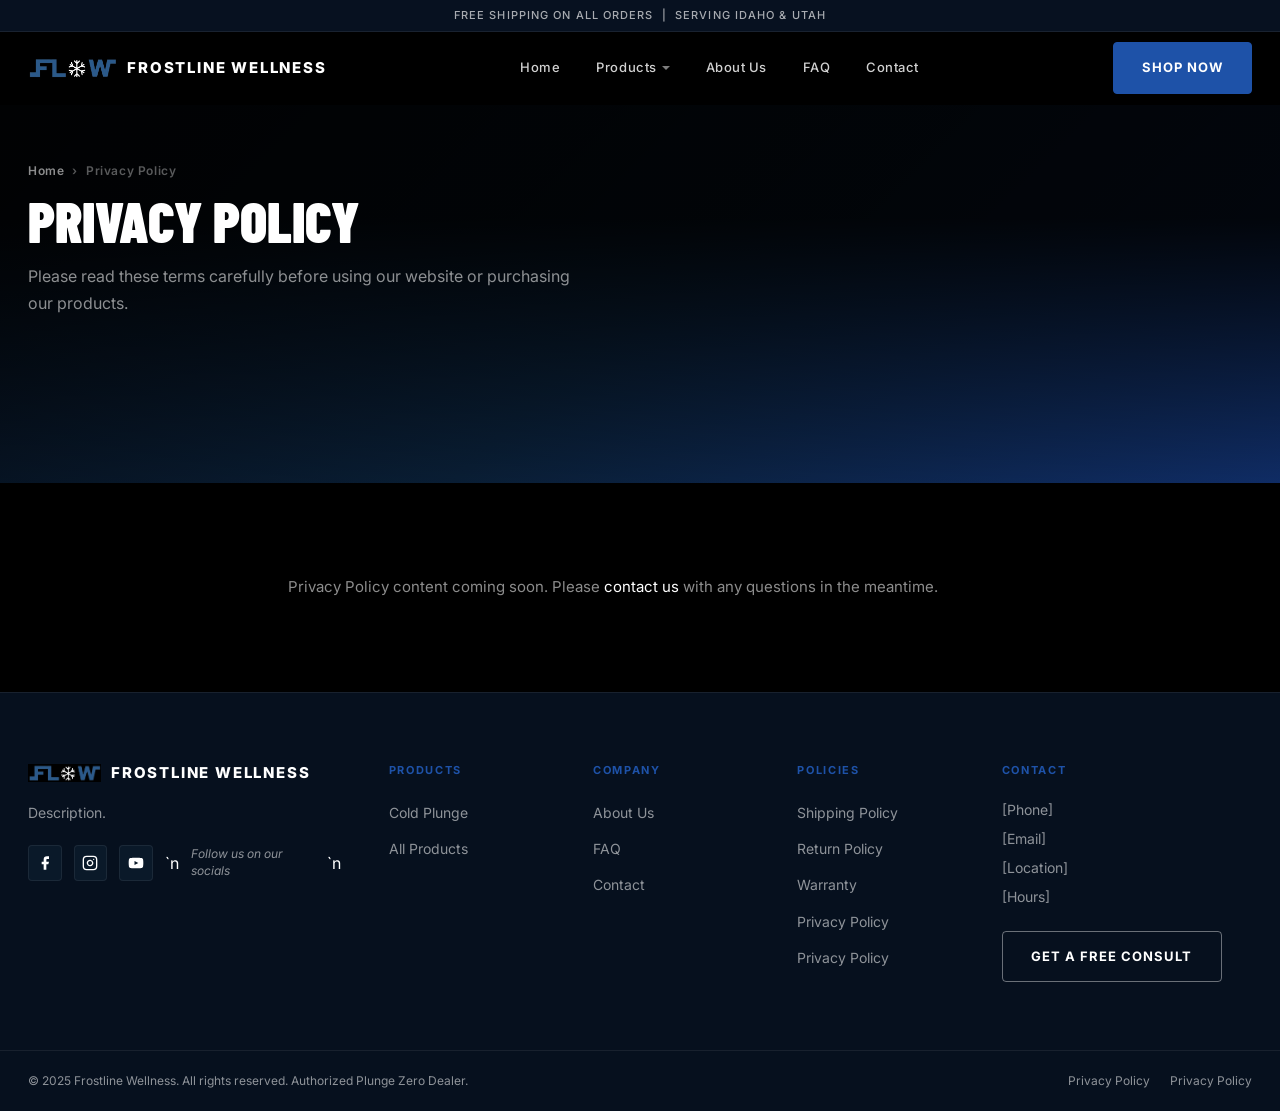
<file: privacy-policy.html>
﻿<!DOCTYPE html>
<html lang="en">
<head>
  <meta charset="UTF-8">
  <meta name="viewport" content="width=device-width, initial-scale=1.0">
  <meta name="description" content="Privacy Policy &mdash; Frostline Wellness">
  <title>Privacy Policy &mdash; Frostline Wellness</title>
  <link rel="stylesheet" href="styles.css">
  <link rel="preconnect" href="https://fonts.googleapis.com">
  <link rel="preconnect" href="https://fonts.gstatic.com" crossorigin>
  <link href="https://fonts.googleapis.com/css2?family=Barlow+Condensed:wght@700;900&family=Inter:wght@300;400;500;600;700;800&display=swap" rel="stylesheet">
</head>
<body>

  <div class="announcement-bar">
    <p>Free shipping on all orders &nbsp;|&nbsp; Serving Idaho &amp; Utah</p>
  </div>

  <header class="site-header" id="siteHeader">
    <nav class="nav-container">
      <a href="index.html" class="nav-logo"><img src="project%20media/IMG_3328__1_-removebg-preview.png" alt="Frostline Wellness logo"> Frostline Wellness</a>
      <ul class="nav-links">
        <li><a href="index.html">Home</a></li>
        <li class="nav-dropdown">
          <a href="cold-plunge.html">Products</a>
          <ul class="nav-dropdown-menu">
            <li><a href="residential.html">Residential</a></li>
            <li><a href="commercial.html">Commercial</a></li>
            <li><a href="cold-plunge.html">All Products</a></li>
          </ul>
        </li>
        <li><a href="about.html">About Us</a></li>
        <li><a href="faq.html">FAQ</a></li>
        <li><a href="contact.html">Contact</a></li>
      </ul>
      <div class="nav-actions">
        <a href="cold-plunge.html" class="btn btn-accent">Shop Now</a>
      </div>
      <button class="hamburger" id="hamburger" aria-label="Open menu">
        <span></span><span></span><span></span>
      </button>
    </nav>
    <div class="mobile-menu" id="mobileMenu">
      <ul>
        <li><a href="index.html">Home</a></li>
        <li><a href="cold-plunge.html">Products</a></li>
        <li class="mobile-sub"><a href="residential.html">Residential</a></li>
        <li class="mobile-sub"><a href="commercial.html">Commercial</a></li>
        <li class="mobile-sub"><a href="cold-plunge.html">All Products</a></li>
        <li><a href="about.html">About Us</a></li>
        <li><a href="faq.html">FAQ</a></li>
        <li><a href="contact.html">Contact</a></li>
      </ul>
      <div class="mobile-menu-actions">
        <a href="cold-plunge.html" class="btn btn-accent">Shop Now</a>
      </div>
    </div>
  </header>

  <main>

    <div class="page-header-simple dark-section">
      <div class="container">
        <nav class="breadcrumb breadcrumb-light" aria-label="Breadcrumb">
          <a href="index.html">Home</a>
          <span>&rsaquo;</span>
          <span>Privacy Policy</span>
        </nav>
        <h1>Privacy Policy</h1>
        <p>Please read these terms carefully before using our website or purchasing our products.</p>
      </div>
    </div>

    <section class="section">
      <div class="container" style="max-width:760px">
        <p style="color:var(--text-muted); font-size:15px; line-height:1.9">Privacy Policy content coming soon. Please <a href="contact.html" style="color:var(--white)">contact us</a> with any questions in the meantime.</p>
      </div>
    </section>

  </main>

  <footer class="site-footer">
    <div class="footer-top">
      <div class="container footer-grid">
        <div class="footer-brand">
          <div class="footer-logo"><img src="project%20media/IMG_3328__1_-removebg-preview.png" alt="Frostline Wellness logo"> Frostline Wellness</div>
          <p>Description.</p>
          <div class="footer-social">
            <a href="#" class="social-link" aria-label="Facebook"><svg width="16" height="16" viewBox="0 0 24 24" fill="currentColor" aria-hidden="true"><path d="M18 2h-3a5 5 0 0 0-5 5v3H7v4h3v8h4v-8h3l1-4h-4V7a1 1 0 0 1 1-1h3z"/></svg></a>
            <a href="#" class="social-link" aria-label="Instagram"><svg width="16" height="16" viewBox="0 0 24 24" fill="none" stroke="currentColor" stroke-width="2" stroke-linecap="round" stroke-linejoin="round" aria-hidden="true"><rect x="2" y="2" width="20" height="20" rx="5" ry="5"/><path d="M16 11.37A4 4 0 1 1 12.63 8 4 4 0 0 1 16 11.37z"/><line x1="17.5" y1="6.5" x2="17.51" y2="6.5"/></svg></a>
            <a href="#" class="social-link" aria-label="YouTube"><svg width="16" height="16" viewBox="0 0 24 24" fill="currentColor" aria-hidden="true"><path fill-rule="evenodd" d="M22.54 6.42a2.78 2.78 0 0 0-1.95-1.96C18.88 4 12 4 12 4s-6.88 0-8.59.46a2.78 2.78 0 0 0-1.95 1.96A29 29 0 0 0 1 12a29 29 0 0 0 .46 5.58A2.78 2.78 0 0 0 3.41 19.54C5.12 20 12 20 12 20s6.88 0 8.59-.46a2.78 2.78 0 0 0 1.95-1.96A29 29 0 0 0 23 12a29 29 0 0 0-.46-5.58zM9.75 8.98L15.5 12L9.75 15.02z"/></svg></a>`n            <p class="footer-social-incentive">Follow us on our socials</p>`n          </div>
        </div>
        <div class="footer-nav">
          <h4>Products</h4>
          <ul>
            <li><a href="cold-plunge.html">Cold Plunge</a></li>
            <li><a href="cold-plunge.html">All Products</a></li>
          </ul>
        </div>
        <div class="footer-nav">
          <h4>Company</h4>
          <ul>
            <li><a href="about.html">About Us</a></li>
            <li><a href="faq.html">FAQ</a></li>
            <li><a href="contact.html">Contact</a></li>
          </ul>
        </div>
        <div class="footer-nav">
          <h4>Policies</h4>
          <ul>
            <li><a href="shipping-policy.html">Shipping Policy</a></li>
            <li><a href="return-policy.html">Return Policy</a></li>
            <li><a href="warranty.html">Warranty</a></li>
            <li><a href="privacy-policy.html">Privacy Policy</a></li>
            <li><a href="privacy-policy.html">Privacy Policy</a></li>
          </ul>
        </div>
        <div class="footer-contact">
          <h4>Contact</h4>
          <p>[Phone]</p>
          <p>[Email]</p>
          <p>[Location]</p>
          <p>[Hours]</p>
          <a href="contact.html" class="btn btn-outline-light" style="margin-top:16px; display:inline-block;">Get a Free Consult</a>
        </div>
      </div>
    </div>
    <div class="footer-bottom">
      <div class="container footer-bottom-inner">
        <p>&copy; 2025 Frostline Wellness. All rights reserved. Authorized Plunge Zero Dealer.</p>
        <div class="footer-bottom-links">
          <a href="privacy-policy.html">Privacy Policy</a>
          <a href="privacy-policy.html">Privacy Policy</a>
        </div>
      </div>
    </div>
  </footer>

  <script src="main.js"></script>
</body>
</html>
</file>
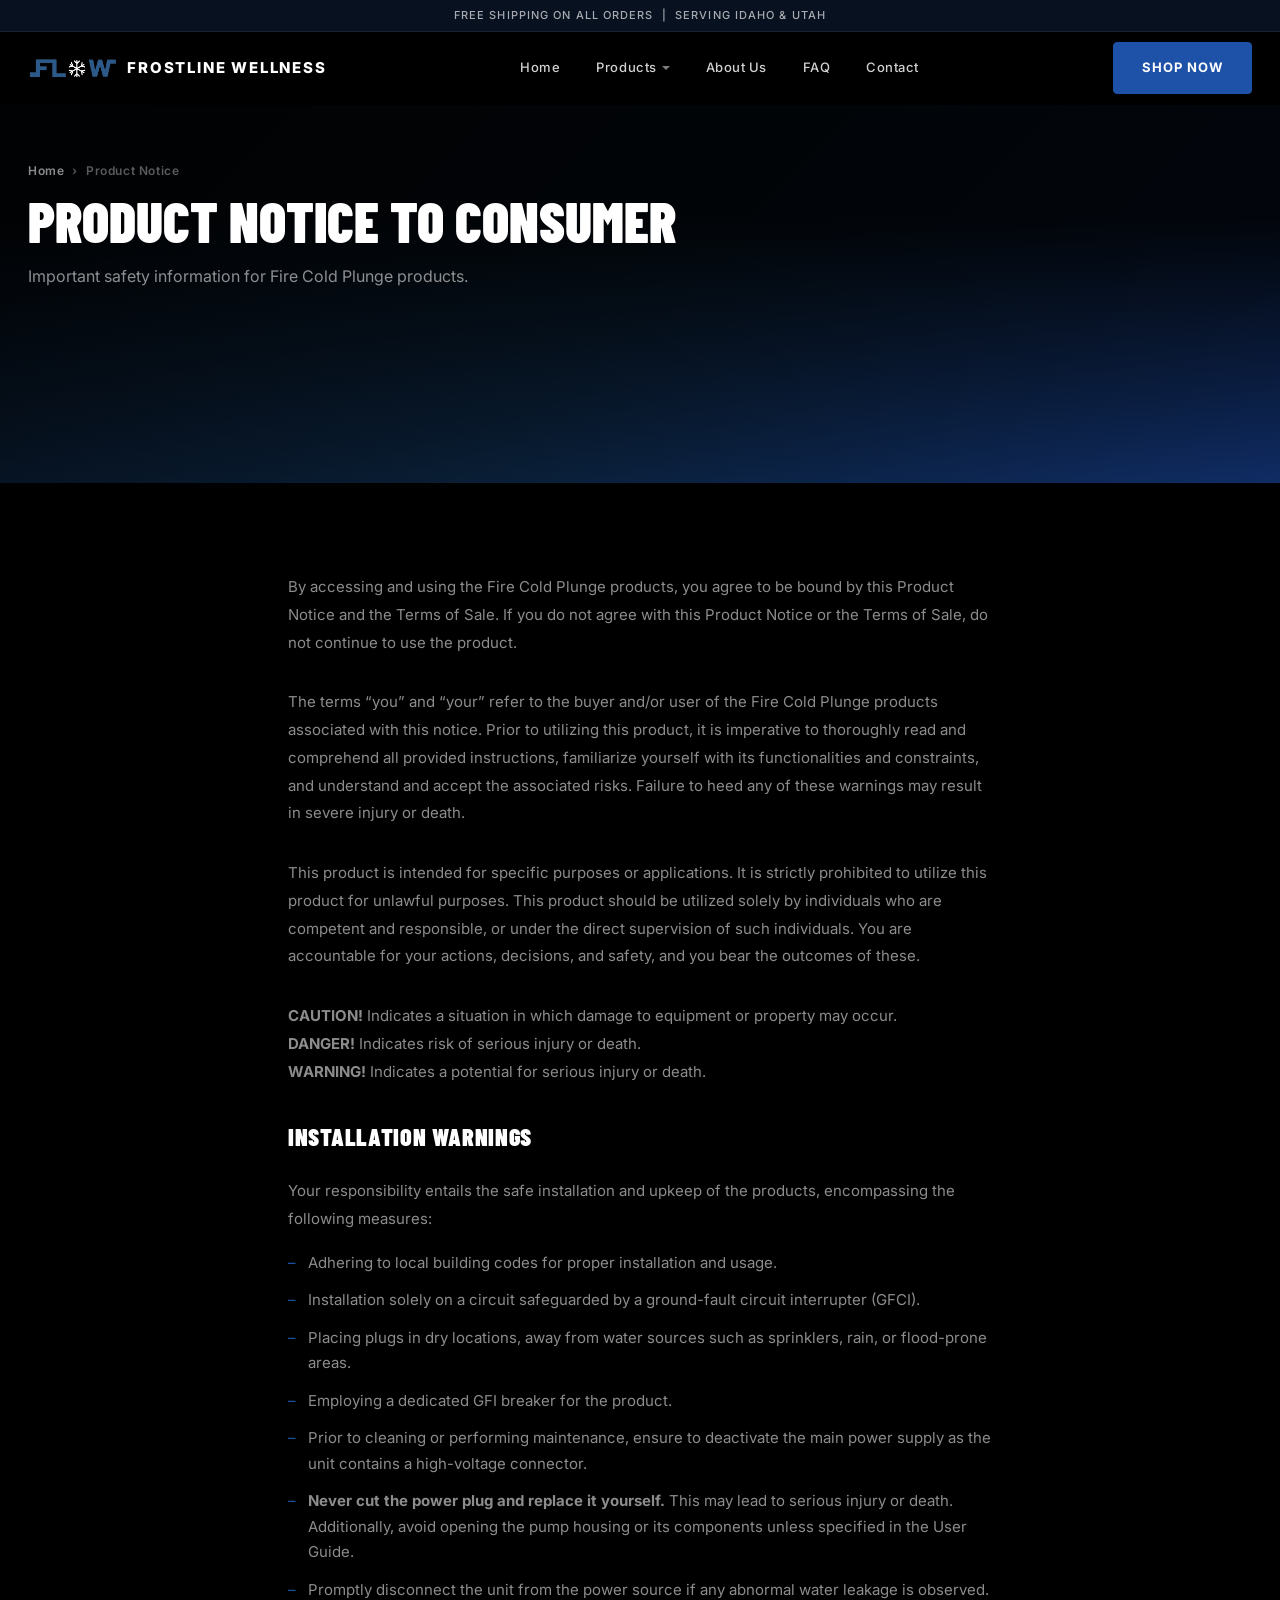
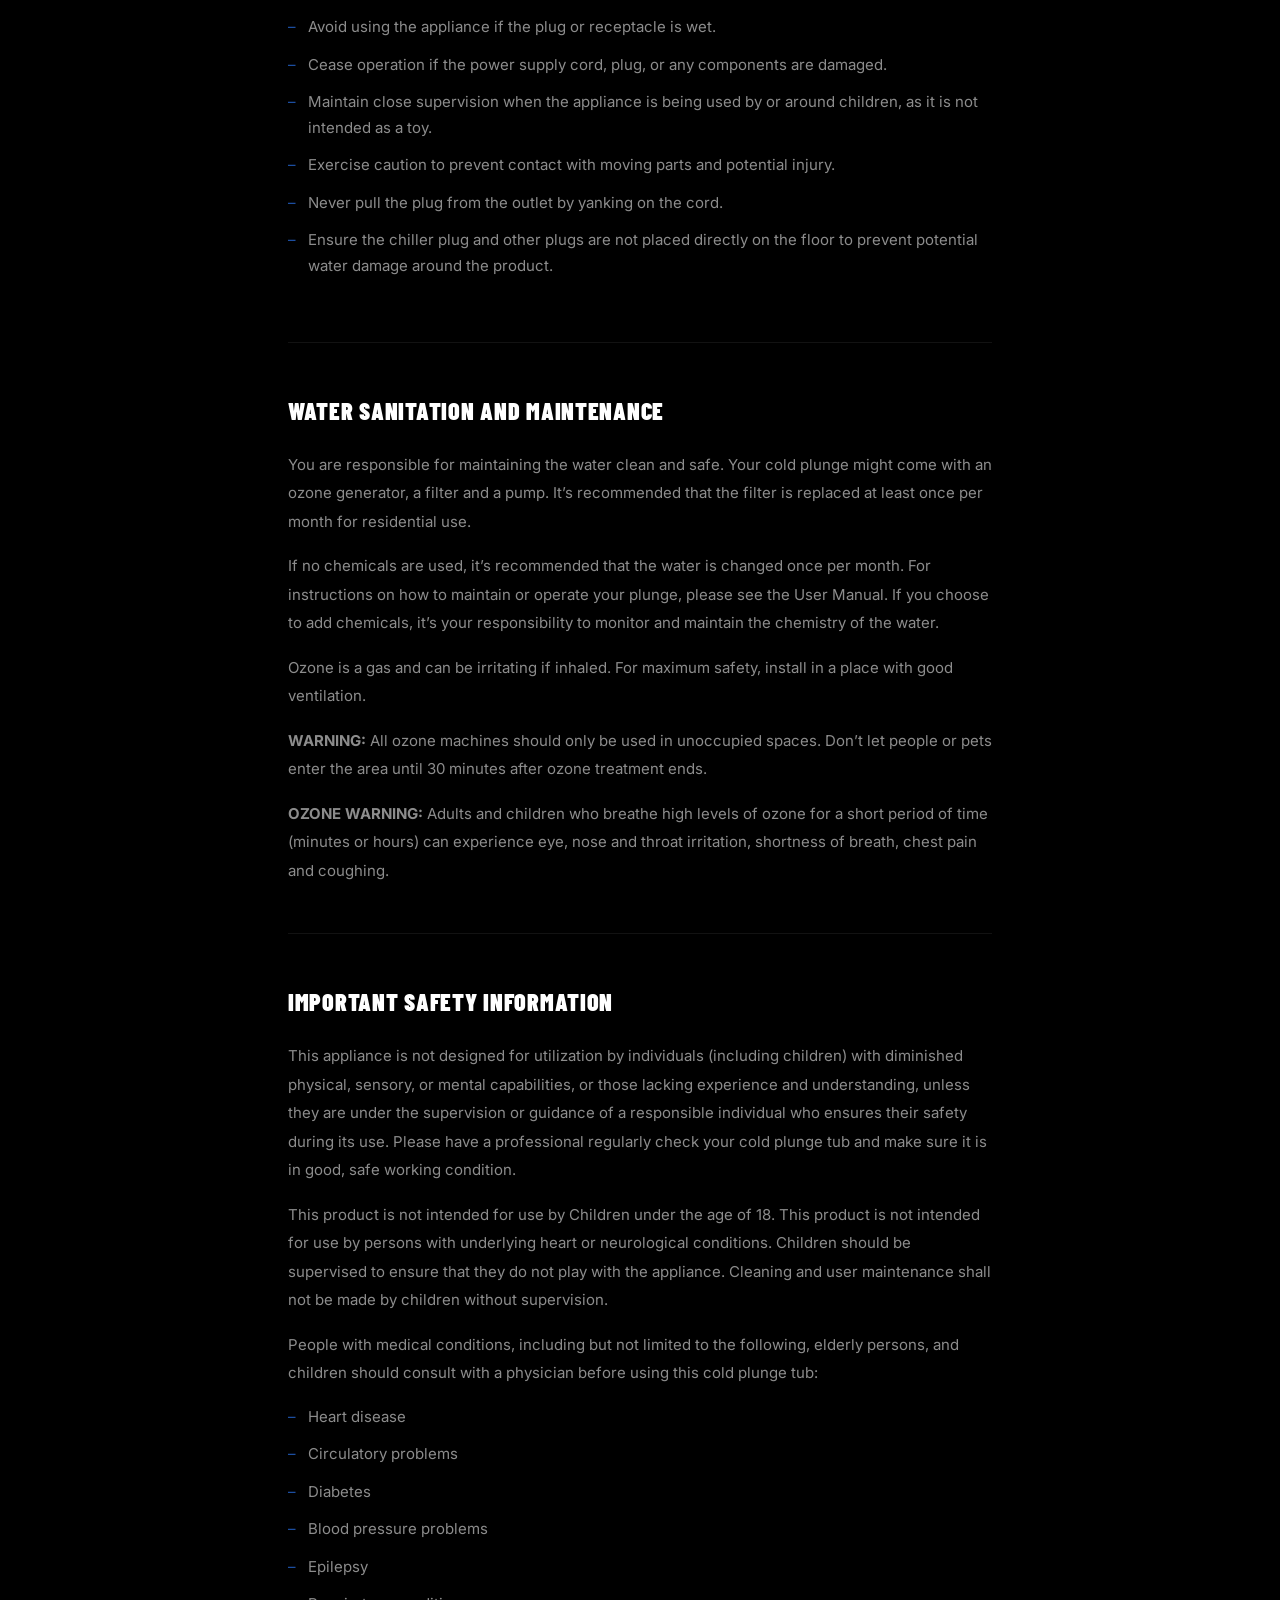
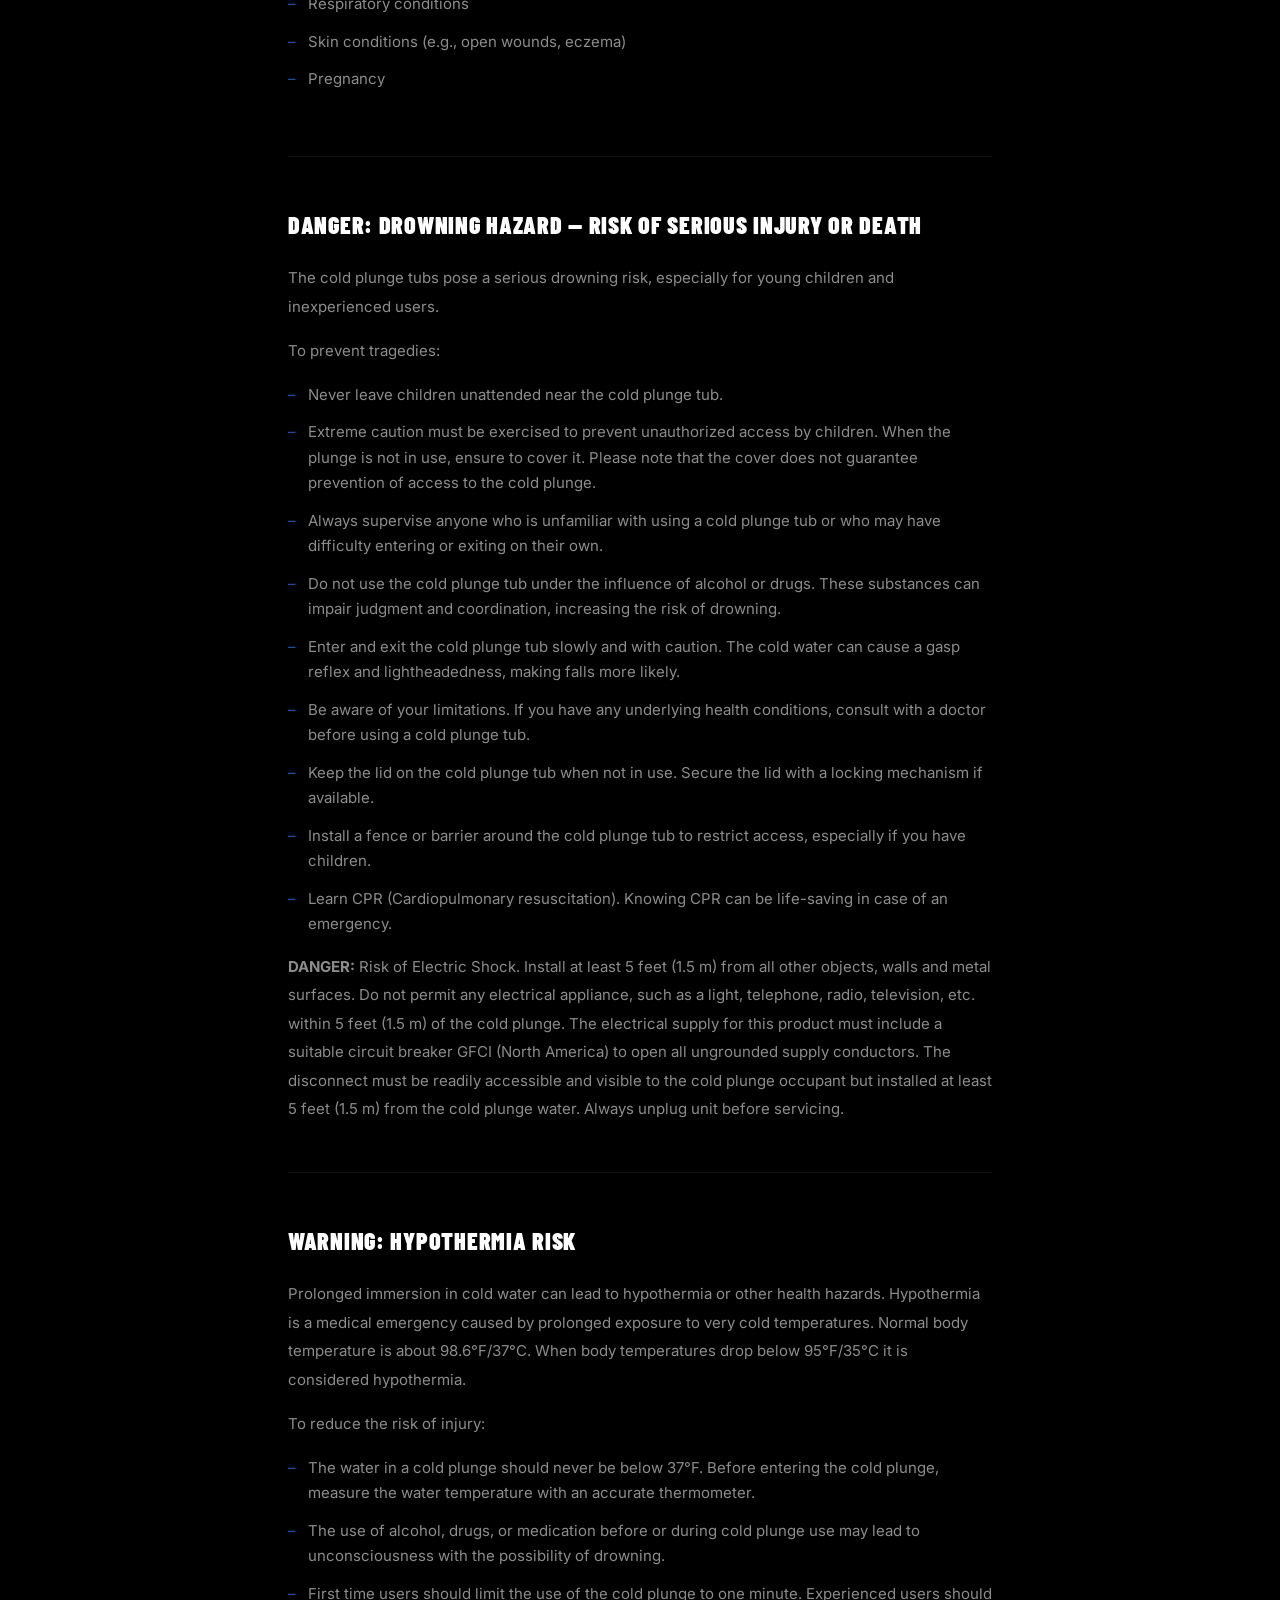
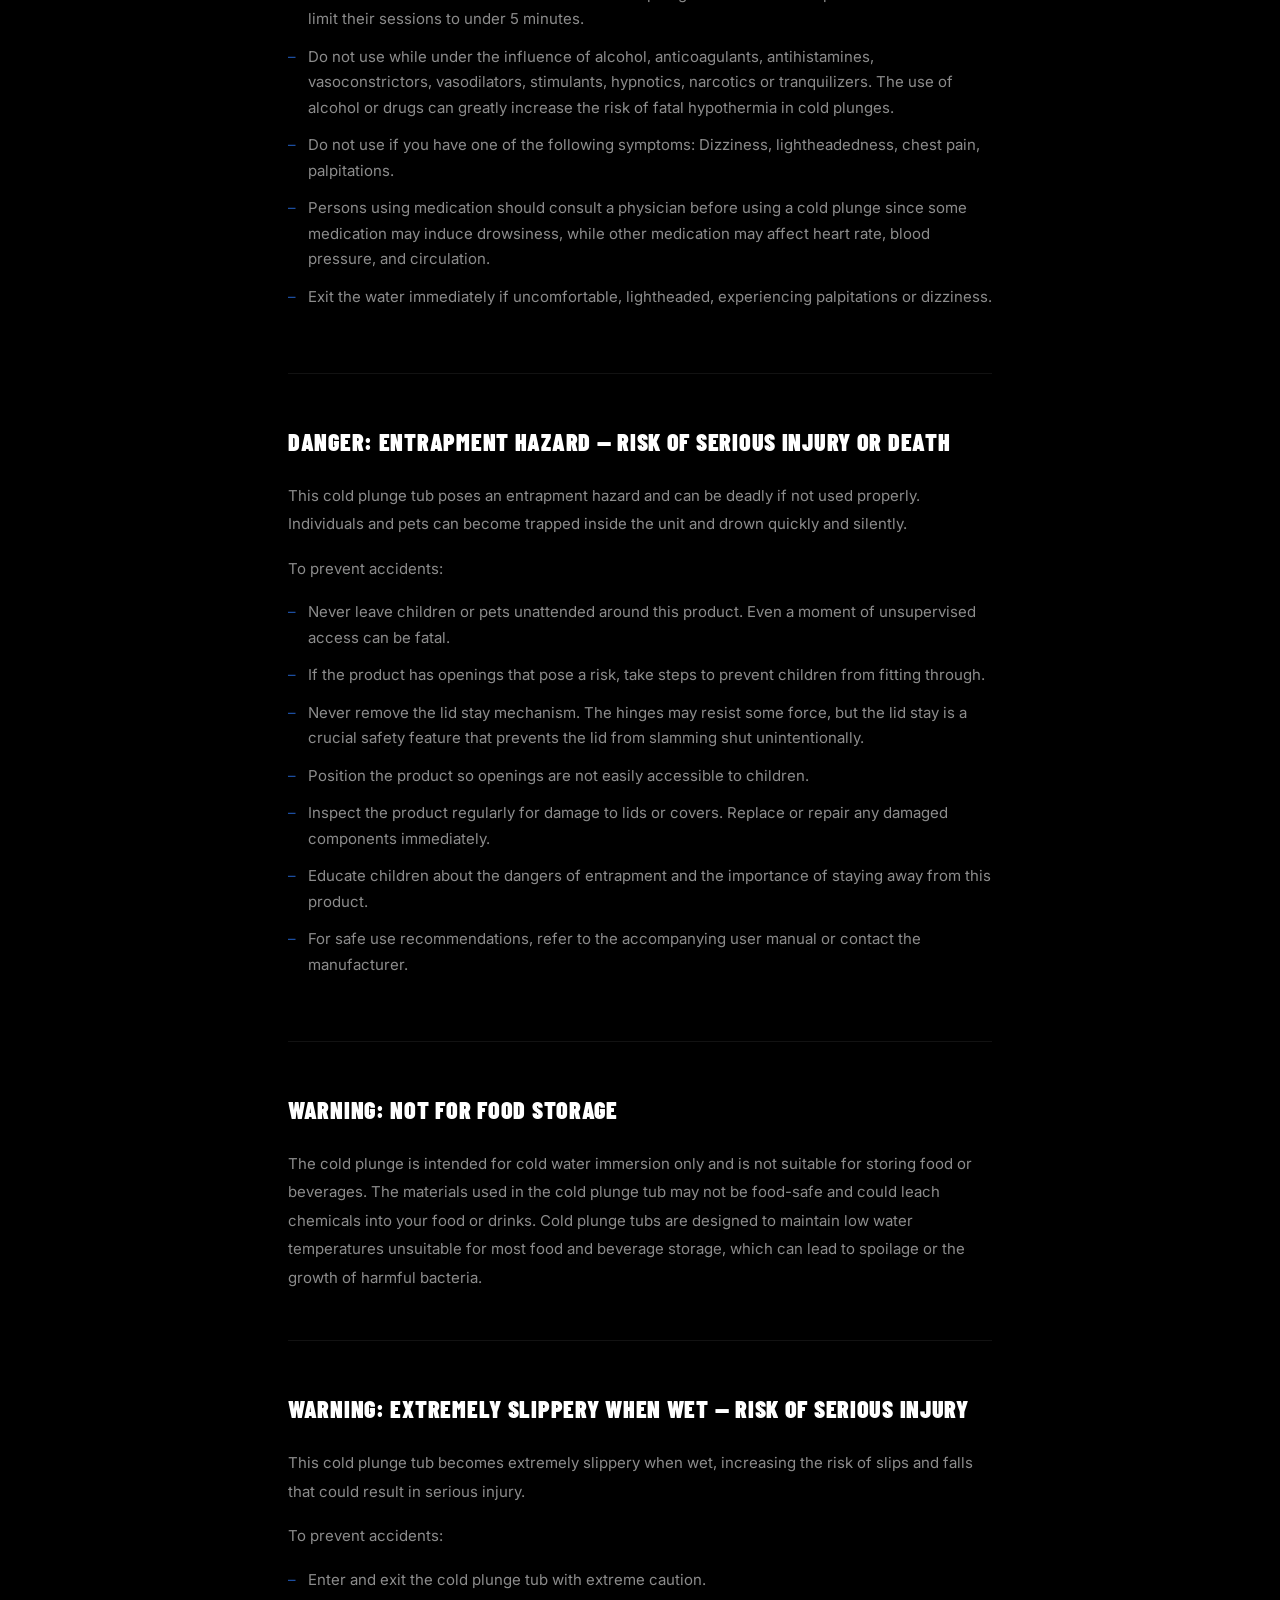
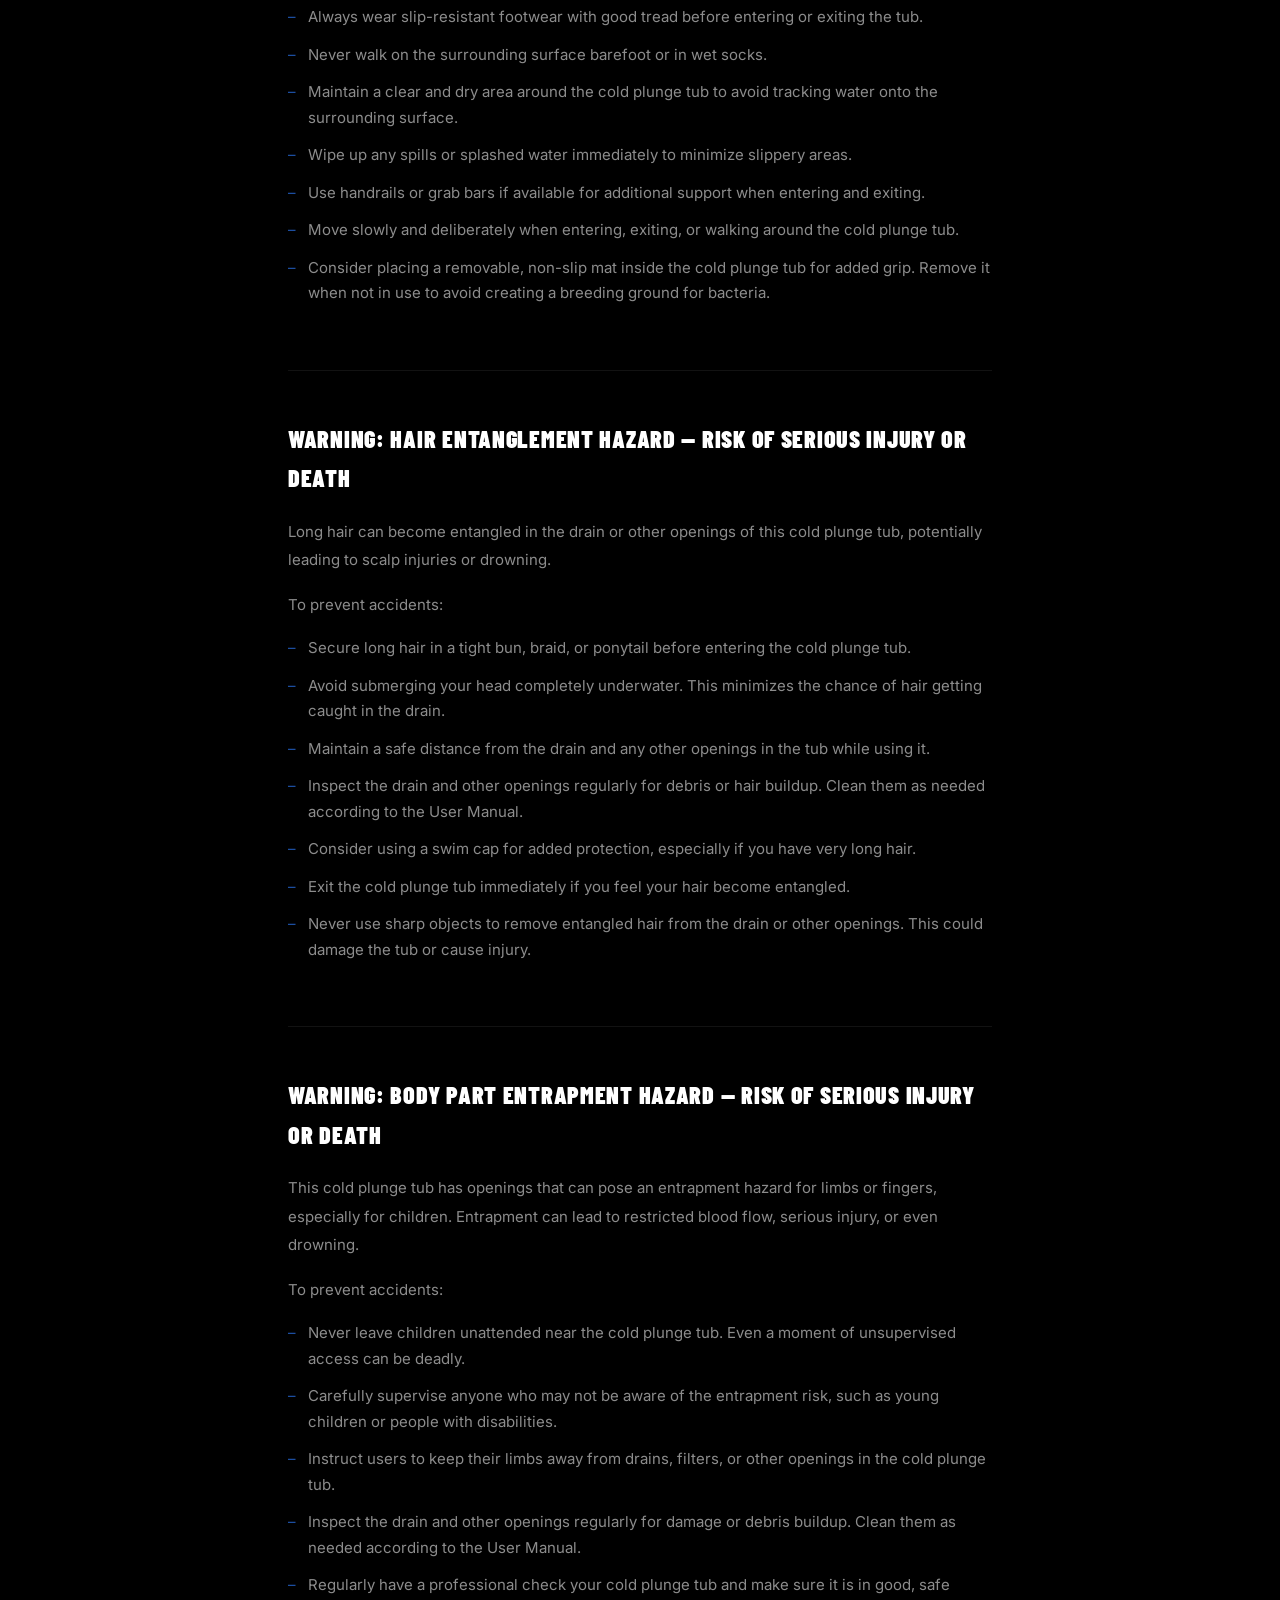
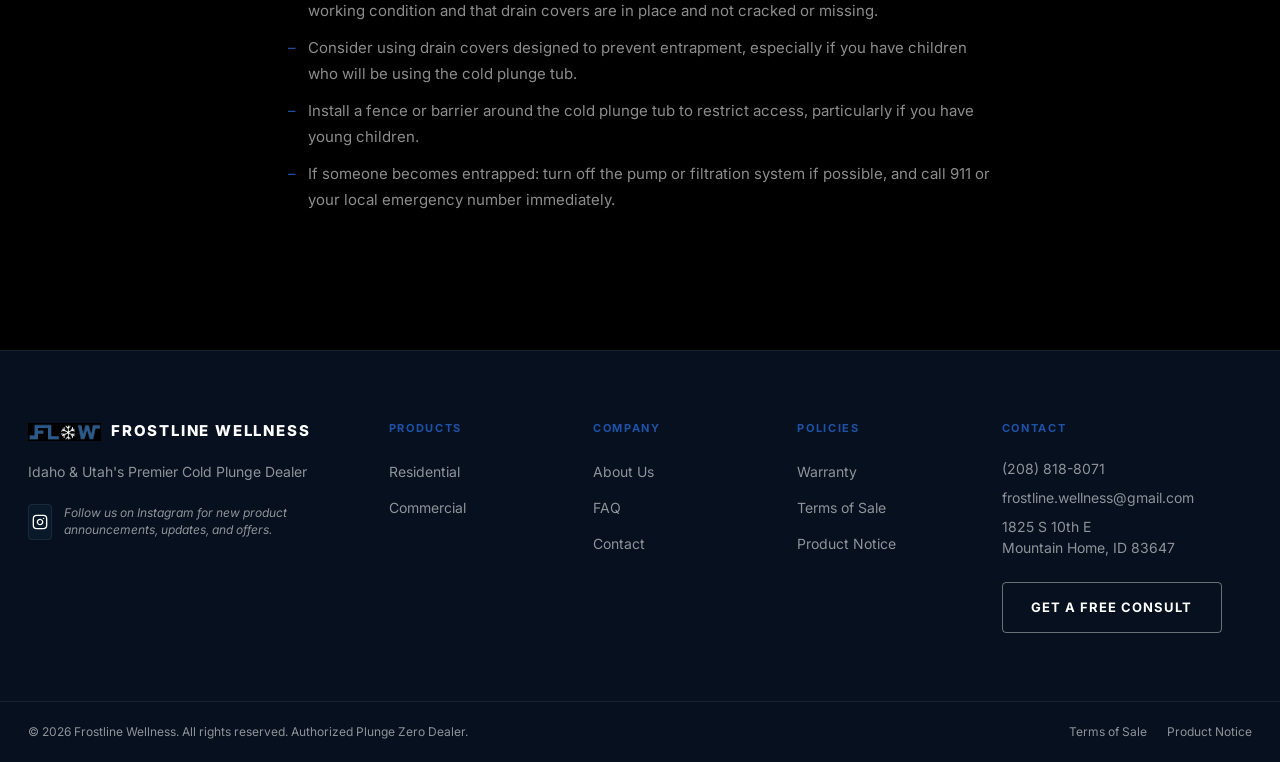
<file: product-notice.html>
﻿<!DOCTYPE html>
<html lang="en">
<head>
  <meta charset="UTF-8">
  <meta name="viewport" content="width=device-width, initial-scale=1.0">
  <meta name="description" content="Product Notice &mdash; Frostline Wellness">
  <title>Product Notice &mdash; Frostline Wellness</title>
  <link rel="stylesheet" href="styles.css">
  <link rel="preconnect" href="https://fonts.googleapis.com">
  <link rel="preconnect" href="https://fonts.gstatic.com" crossorigin>
  <link href="https://fonts.googleapis.com/css2?family=Barlow+Condensed:wght@700;900&family=Inter:wght@300;400;500;600;700;800&display=swap" rel="stylesheet">
</head>
<body>

  <div class="announcement-bar">
    <p>Free shipping on all orders &nbsp;|&nbsp; Serving Idaho &amp; Utah</p>
  </div>

  <header class="site-header" id="siteHeader">
    <nav class="nav-container">
      <a href="index.html" class="nav-logo"><img src="project%20media/IMG_3328__1_-removebg-preview.png" alt="Frostline Wellness logo"> Frostline Wellness</a>
      <ul class="nav-links">
        <li><a href="index.html">Home</a></li>
        <li class="nav-dropdown">
          <a href="cold-plunge.html">Products</a>
          <ul class="nav-dropdown-menu">
            <li><a href="residential.html">Residential</a></li>
            <li><a href="commercial.html">Commercial</a></li>
            <li><a href="cold-plunge.html">All Products</a></li>
          </ul>
        </li>
        <li><a href="about.html">About Us</a></li>
        <li><a href="faq.html">FAQ</a></li>
        <li><a href="contact.html">Contact</a></li>
      </ul>
      <div class="nav-actions">
        <a href="cold-plunge.html" class="btn btn-accent">Shop Now</a>
      </div>
      <button class="hamburger" id="hamburger" aria-label="Open menu">
        <span></span><span></span><span></span>
      </button>
    </nav>
    <div class="mobile-menu" id="mobileMenu">
      <ul>
        <li><a href="index.html">Home</a></li>
        <li><a href="cold-plunge.html">Products</a></li>
        <li class="mobile-sub"><a href="residential.html">Residential</a></li>
        <li class="mobile-sub"><a href="commercial.html">Commercial</a></li>
        <li class="mobile-sub"><a href="cold-plunge.html">All Products</a></li>
        <li><a href="about.html">About Us</a></li>
        <li><a href="faq.html">FAQ</a></li>
        <li><a href="contact.html">Contact</a></li>
      </ul>
      <div class="mobile-menu-actions">
        <a href="cold-plunge.html" class="btn btn-accent">Shop Now</a>
      </div>
    </div>
  </header>

  <main>

    <div class="page-header-simple dark-section">
      <div class="container">
        <nav class="breadcrumb breadcrumb-light" aria-label="Breadcrumb">
          <a href="index.html">Home</a>
          <span>&rsaquo;</span>
          <span>Product Notice</span>
        </nav>
        <h1>Product Notice to Consumer</h1>
        <p>Important safety information for Fire Cold Plunge products.</p>
      </div>
    </div>

    <section class="section">
      <div class="container policy-content">

        <p style="color:var(--text-muted); font-size:15px; line-height:1.85; margin-bottom:32px;">By accessing and using the Fire Cold Plunge products, you agree to be bound by this Product Notice and the Terms of Sale. If you do not agree with this Product Notice or the Terms of Sale, do not continue to use the product.</p>

        <p style="color:var(--text-muted); font-size:15px; line-height:1.85; margin-bottom:32px;">The terms &ldquo;you&rdquo; and &ldquo;your&rdquo; refer to the buyer and/or user of the Fire Cold Plunge products associated with this notice. Prior to utilizing this product, it is imperative to thoroughly read and comprehend all provided instructions, familiarize yourself with its functionalities and constraints, and understand and accept the associated risks. Failure to heed any of these warnings may result in severe injury or death.</p>

        <p style="color:var(--text-muted); font-size:15px; line-height:1.85; margin-bottom:32px;">This product is intended for specific purposes or applications. It is strictly prohibited to utilize this product for unlawful purposes. This product should be utilized solely by individuals who are competent and responsible, or under the direct supervision of such individuals. You are accountable for your actions, decisions, and safety, and you bear the outcomes of these.</p>

        <p style="font-size:15px; line-height:1.85; margin-bottom:32px; color:var(--text-muted)">
          <strong style="color:var(--text-primary)">CAUTION!</strong> Indicates a situation in which damage to equipment or property may occur.<br>
          <strong style="color:var(--text-primary)">DANGER!</strong> Indicates risk of serious injury or death.<br>
          <strong style="color:var(--text-primary)">WARNING!</strong> Indicates a potential for serious injury or death.
        </p>

        <div class="policy-section">
          <h3>Installation Warnings</h3>
          <p>Your responsibility entails the safe installation and upkeep of the products, encompassing the following measures:</p>
          <ol class="policy-list">
            <li>Adhering to local building codes for proper installation and usage.</li>
            <li>Installation solely on a circuit safeguarded by a ground-fault circuit interrupter (GFCI).</li>
            <li>Placing plugs in dry locations, away from water sources such as sprinklers, rain, or flood-prone areas.</li>
            <li>Employing a dedicated GFI breaker for the product.</li>
            <li>Prior to cleaning or performing maintenance, ensure to deactivate the main power supply as the unit contains a high-voltage connector.</li>
            <li><strong>Never cut the power plug and replace it yourself.</strong> This may lead to serious injury or death. Additionally, avoid opening the pump housing or its components unless specified in the User Guide.</li>
            <li>Promptly disconnect the unit from the power source if any abnormal water leakage is observed.</li>
            <li>Avoid using the appliance if the plug or receptacle is wet.</li>
            <li>Cease operation if the power supply cord, plug, or any components are damaged.</li>
            <li>Maintain close supervision when the appliance is being used by or around children, as it is not intended as a toy.</li>
            <li>Exercise caution to prevent contact with moving parts and potential injury.</li>
            <li>Never pull the plug from the outlet by yanking on the cord.</li>
            <li>Ensure the chiller plug and other plugs are not placed directly on the floor to prevent potential water damage around the product.</li>
          </ol>
        </div>

        <div class="policy-section">
          <h3>Water Sanitation and Maintenance</h3>
          <p>You are responsible for maintaining the water clean and safe. Your cold plunge might come with an ozone generator, a filter and a pump. It&rsquo;s recommended that the filter is replaced at least once per month for residential use.</p>
          <p>If no chemicals are used, it&rsquo;s recommended that the water is changed once per month. For instructions on how to maintain or operate your plunge, please see the User Manual. If you choose to add chemicals, it&rsquo;s your responsibility to monitor and maintain the chemistry of the water.</p>
          <p>Ozone is a gas and can be irritating if inhaled. For maximum safety, install in a place with good ventilation.</p>
          <p><strong>WARNING:</strong> All ozone machines should only be used in unoccupied spaces. Don&rsquo;t let people or pets enter the area until 30 minutes after ozone treatment ends.</p>
          <p><strong>OZONE WARNING:</strong> Adults and children who breathe high levels of ozone for a short period of time (minutes or hours) can experience eye, nose and throat irritation, shortness of breath, chest pain and coughing.</p>
        </div>

        <div class="policy-section">
          <h3>Important Safety Information</h3>
          <p>This appliance is not designed for utilization by individuals (including children) with diminished physical, sensory, or mental capabilities, or those lacking experience and understanding, unless they are under the supervision or guidance of a responsible individual who ensures their safety during its use. Please have a professional regularly check your cold plunge tub and make sure it is in good, safe working condition.</p>
          <p>This product is not intended for use by Children under the age of 18. This product is not intended for use by persons with underlying heart or neurological conditions. Children should be supervised to ensure that they do not play with the appliance. Cleaning and user maintenance shall not be made by children without supervision.</p>
          <p>People with medical conditions, including but not limited to the following, elderly persons, and children should consult with a physician before using this cold plunge tub:</p>
          <ul class="policy-list">
            <li>Heart disease</li>
            <li>Circulatory problems</li>
            <li>Diabetes</li>
            <li>Blood pressure problems</li>
            <li>Epilepsy</li>
            <li>Respiratory conditions</li>
            <li>Skin conditions (e.g., open wounds, eczema)</li>
            <li>Pregnancy</li>
          </ul>
        </div>

        <div class="policy-section">
          <h3>DANGER: Drowning Hazard &mdash; Risk of Serious Injury or Death</h3>
          <p>The cold plunge tubs pose a serious drowning risk, especially for young children and inexperienced users.</p>
          <p>To prevent tragedies:</p>
          <ol class="policy-list">
            <li>Never leave children unattended near the cold plunge tub.</li>
            <li>Extreme caution must be exercised to prevent unauthorized access by children. When the plunge is not in use, ensure to cover it. Please note that the cover does not guarantee prevention of access to the cold plunge.</li>
            <li>Always supervise anyone who is unfamiliar with using a cold plunge tub or who may have difficulty entering or exiting on their own.</li>
            <li>Do not use the cold plunge tub under the influence of alcohol or drugs. These substances can impair judgment and coordination, increasing the risk of drowning.</li>
            <li>Enter and exit the cold plunge tub slowly and with caution. The cold water can cause a gasp reflex and lightheadedness, making falls more likely.</li>
            <li>Be aware of your limitations. If you have any underlying health conditions, consult with a doctor before using a cold plunge tub.</li>
            <li>Keep the lid on the cold plunge tub when not in use. Secure the lid with a locking mechanism if available.</li>
            <li>Install a fence or barrier around the cold plunge tub to restrict access, especially if you have children.</li>
            <li>Learn CPR (Cardiopulmonary resuscitation). Knowing CPR can be life-saving in case of an emergency.</li>
          </ol>
          <p><strong>DANGER:</strong> Risk of Electric Shock. Install at least 5 feet (1.5 m) from all other objects, walls and metal surfaces. Do not permit any electrical appliance, such as a light, telephone, radio, television, etc. within 5 feet (1.5 m) of the cold plunge. The electrical supply for this product must include a suitable circuit breaker GFCI (North America) to open all ungrounded supply conductors. The disconnect must be readily accessible and visible to the cold plunge occupant but installed at least 5 feet (1.5 m) from the cold plunge water. Always unplug unit before servicing.</p>
        </div>

        <div class="policy-section">
          <h3>WARNING: Hypothermia Risk</h3>
          <p>Prolonged immersion in cold water can lead to hypothermia or other health hazards. Hypothermia is a medical emergency caused by prolonged exposure to very cold temperatures. Normal body temperature is about 98.6&deg;F/37&deg;C. When body temperatures drop below 95&deg;F/35&deg;C it is considered hypothermia.</p>
          <p>To reduce the risk of injury:</p>
          <ol class="policy-list">
            <li>The water in a cold plunge should never be below 37&deg;F. Before entering the cold plunge, measure the water temperature with an accurate thermometer.</li>
            <li>The use of alcohol, drugs, or medication before or during cold plunge use may lead to unconsciousness with the possibility of drowning.</li>
            <li>First time users should limit the use of the cold plunge to one minute. Experienced users should limit their sessions to under 5 minutes.</li>
            <li>Do not use while under the influence of alcohol, anticoagulants, antihistamines, vasoconstrictors, vasodilators, stimulants, hypnotics, narcotics or tranquilizers. The use of alcohol or drugs can greatly increase the risk of fatal hypothermia in cold plunges.</li>
            <li>Do not use if you have one of the following symptoms: Dizziness, lightheadedness, chest pain, palpitations.</li>
            <li>Persons using medication should consult a physician before using a cold plunge since some medication may induce drowsiness, while other medication may affect heart rate, blood pressure, and circulation.</li>
            <li>Exit the water immediately if uncomfortable, lightheaded, experiencing palpitations or dizziness.</li>
          </ol>
        </div>

        <div class="policy-section">
          <h3>DANGER: Entrapment Hazard &mdash; Risk of Serious Injury or Death</h3>
          <p>This cold plunge tub poses an entrapment hazard and can be deadly if not used properly. Individuals and pets can become trapped inside the unit and drown quickly and silently.</p>
          <p>To prevent accidents:</p>
          <ol class="policy-list">
            <li>Never leave children or pets unattended around this product. Even a moment of unsupervised access can be fatal.</li>
            <li>If the product has openings that pose a risk, take steps to prevent children from fitting through.</li>
            <li>Never remove the lid stay mechanism. The hinges may resist some force, but the lid stay is a crucial safety feature that prevents the lid from slamming shut unintentionally.</li>
            <li>Position the product so openings are not easily accessible to children.</li>
            <li>Inspect the product regularly for damage to lids or covers. Replace or repair any damaged components immediately.</li>
            <li>Educate children about the dangers of entrapment and the importance of staying away from this product.</li>
            <li>For safe use recommendations, refer to the accompanying user manual or contact the manufacturer.</li>
          </ol>
        </div>

        <div class="policy-section">
          <h3>WARNING: Not for Food Storage</h3>
          <p>The cold plunge is intended for cold water immersion only and is not suitable for storing food or beverages. The materials used in the cold plunge tub may not be food-safe and could leach chemicals into your food or drinks. Cold plunge tubs are designed to maintain low water temperatures unsuitable for most food and beverage storage, which can lead to spoilage or the growth of harmful bacteria.</p>
        </div>

        <div class="policy-section">
          <h3>WARNING: Extremely Slippery When Wet &mdash; Risk of Serious Injury</h3>
          <p>This cold plunge tub becomes extremely slippery when wet, increasing the risk of slips and falls that could result in serious injury.</p>
          <p>To prevent accidents:</p>
          <ol class="policy-list">
            <li>Enter and exit the cold plunge tub with extreme caution.</li>
            <li>Always wear slip-resistant footwear with good tread before entering or exiting the tub.</li>
            <li>Never walk on the surrounding surface barefoot or in wet socks.</li>
            <li>Maintain a clear and dry area around the cold plunge tub to avoid tracking water onto the surrounding surface.</li>
            <li>Wipe up any spills or splashed water immediately to minimize slippery areas.</li>
            <li>Use handrails or grab bars if available for additional support when entering and exiting.</li>
            <li>Move slowly and deliberately when entering, exiting, or walking around the cold plunge tub.</li>
            <li>Consider placing a removable, non-slip mat inside the cold plunge tub for added grip. Remove it when not in use to avoid creating a breeding ground for bacteria.</li>
          </ol>
        </div>

        <div class="policy-section">
          <h3>WARNING: Hair Entanglement Hazard &mdash; Risk of Serious Injury or Death</h3>
          <p>Long hair can become entangled in the drain or other openings of this cold plunge tub, potentially leading to scalp injuries or drowning.</p>
          <p>To prevent accidents:</p>
          <ol class="policy-list">
            <li>Secure long hair in a tight bun, braid, or ponytail before entering the cold plunge tub.</li>
            <li>Avoid submerging your head completely underwater. This minimizes the chance of hair getting caught in the drain.</li>
            <li>Maintain a safe distance from the drain and any other openings in the tub while using it.</li>
            <li>Inspect the drain and other openings regularly for debris or hair buildup. Clean them as needed according to the User Manual.</li>
            <li>Consider using a swim cap for added protection, especially if you have very long hair.</li>
            <li>Exit the cold plunge tub immediately if you feel your hair become entangled.</li>
            <li>Never use sharp objects to remove entangled hair from the drain or other openings. This could damage the tub or cause injury.</li>
          </ol>
        </div>

        <div class="policy-section">
          <h3>WARNING: Body Part Entrapment Hazard &mdash; Risk of Serious Injury or Death</h3>
          <p>This cold plunge tub has openings that can pose an entrapment hazard for limbs or fingers, especially for children. Entrapment can lead to restricted blood flow, serious injury, or even drowning.</p>
          <p>To prevent accidents:</p>
          <ol class="policy-list">
            <li>Never leave children unattended near the cold plunge tub. Even a moment of unsupervised access can be deadly.</li>
            <li>Carefully supervise anyone who may not be aware of the entrapment risk, such as young children or people with disabilities.</li>
            <li>Instruct users to keep their limbs away from drains, filters, or other openings in the cold plunge tub.</li>
            <li>Inspect the drain and other openings regularly for damage or debris buildup. Clean them as needed according to the User Manual.</li>
            <li>Regularly have a professional check your cold plunge tub and make sure it is in good, safe working condition and that drain covers are in place and not cracked or missing.</li>
            <li>Consider using drain covers designed to prevent entrapment, especially if you have children who will be using the cold plunge tub.</li>
            <li>Install a fence or barrier around the cold plunge tub to restrict access, particularly if you have young children.</li>
            <li>If someone becomes entrapped: turn off the pump or filtration system if possible, and call 911 or your local emergency number immediately.</li>
          </ol>
        </div>

      </div>
    </section>

  </main>

  <footer class="site-footer">
    <div class="footer-top">
      <div class="container footer-grid">
        <div class="footer-brand">
          <div class="footer-logo"><img src="project%20media/IMG_3328__1_-removebg-preview.png" alt="Frostline Wellness logo"> Frostline Wellness</div>
          <p>Idaho &amp; Utah's Premier Cold Plunge Dealer</p>
          <div class="footer-social">
            <a href="https://www.instagram.com/frostline.wellness" class="social-link" target="_blank" rel="noopener" aria-label="Instagram"><svg width="16" height="16" viewBox="0 0 24 24" fill="none" stroke="currentColor" stroke-width="2" stroke-linecap="round" stroke-linejoin="round" aria-hidden="true"><rect x="2" y="2" width="20" height="20" rx="5" ry="5"/><path d="M16 11.37A4 4 0 1 1 12.63 8 4 4 0 0 1 16 11.37z"/><line x1="17.5" y1="6.5" x2="17.51" y2="6.5"/></svg></a>
            <p class="footer-social-incentive">Follow us on Instagram for new product announcements, updates, and offers.</p>
          </div>
        </div>
        <div class="footer-nav">
          <h4>Products</h4>
          <ul>
            <li><a href="residential.html">Residential</a></li>
            <li><a href="commercial.html">Commercial</a></li>
          </ul>
        </div>
        <div class="footer-nav">
          <h4>Company</h4>
          <ul>
            <li><a href="about.html">About Us</a></li>
            <li><a href="faq.html">FAQ</a></li>
            <li><a href="contact.html">Contact</a></li>
          </ul>
        </div>
        <div class="footer-nav">
          <h4>Policies</h4>
          <ul>
            <li><a href="warranty.html">Warranty</a></li>
            <li><a href="terms-of-sale.html">Terms of Sale</a></li>
            <li><a href="product-notice.html">Product Notice</a></li>
          </ul>
        </div>
        <div class="footer-contact">
          <h4>Contact</h4>
          <p>(208) 818-8071</p>
          <p>frostline.wellness@gmail.com</p>
          <p>1825 S 10th E<br>Mountain Home, ID 83647</p>
          <a href="contact.html" class="btn btn-outline-light" style="margin-top:16px; display:inline-block;">Get a Free Consult</a>
        </div>
      </div>
    </div>
    <div class="footer-bottom">
      <div class="container footer-bottom-inner">
        <p>&copy; 2026 Frostline Wellness. All rights reserved. Authorized Plunge Zero Dealer.</p>
        <div class="footer-bottom-links">
          <a href="terms-of-sale.html">Terms of Sale</a>
          <a href="product-notice.html">Product Notice</a>
        </div>
      </div>
    </div>
  </footer>

  <script src="main.js"></script>
</body>
</html>
</file>
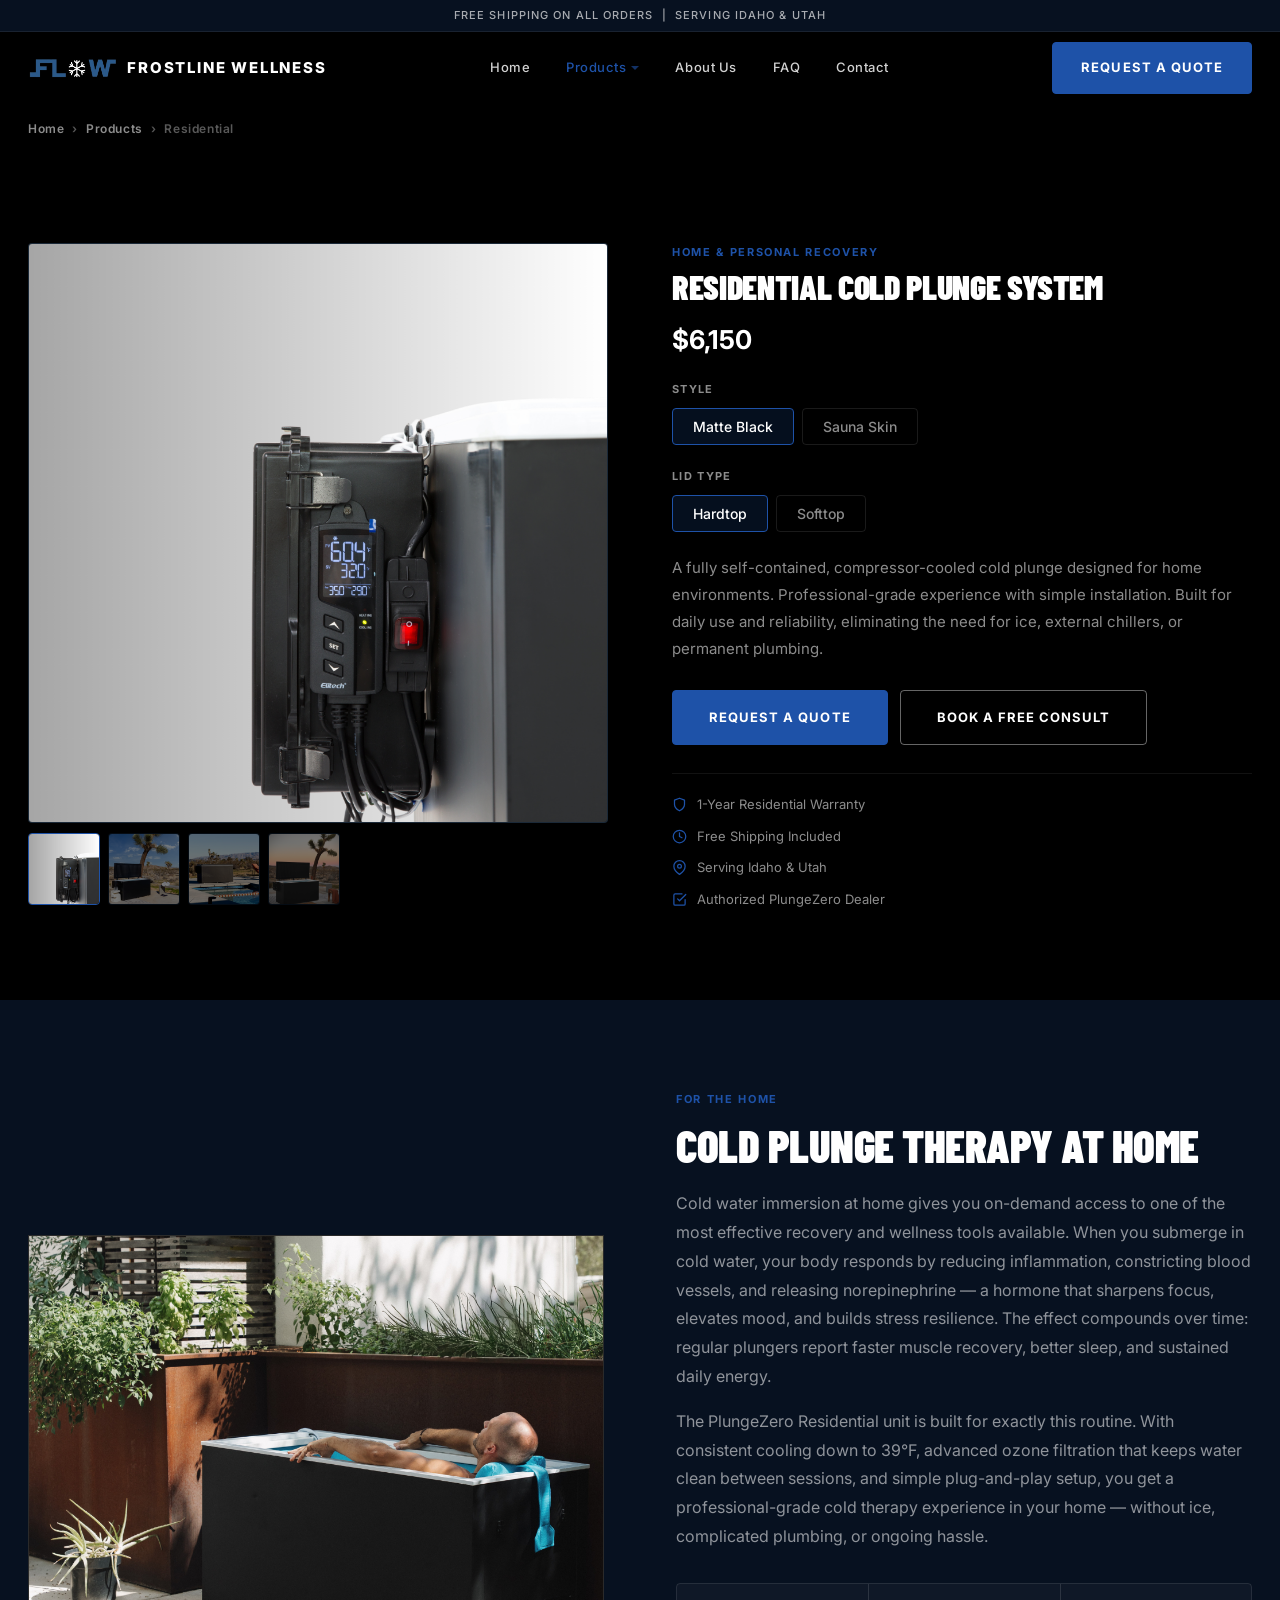
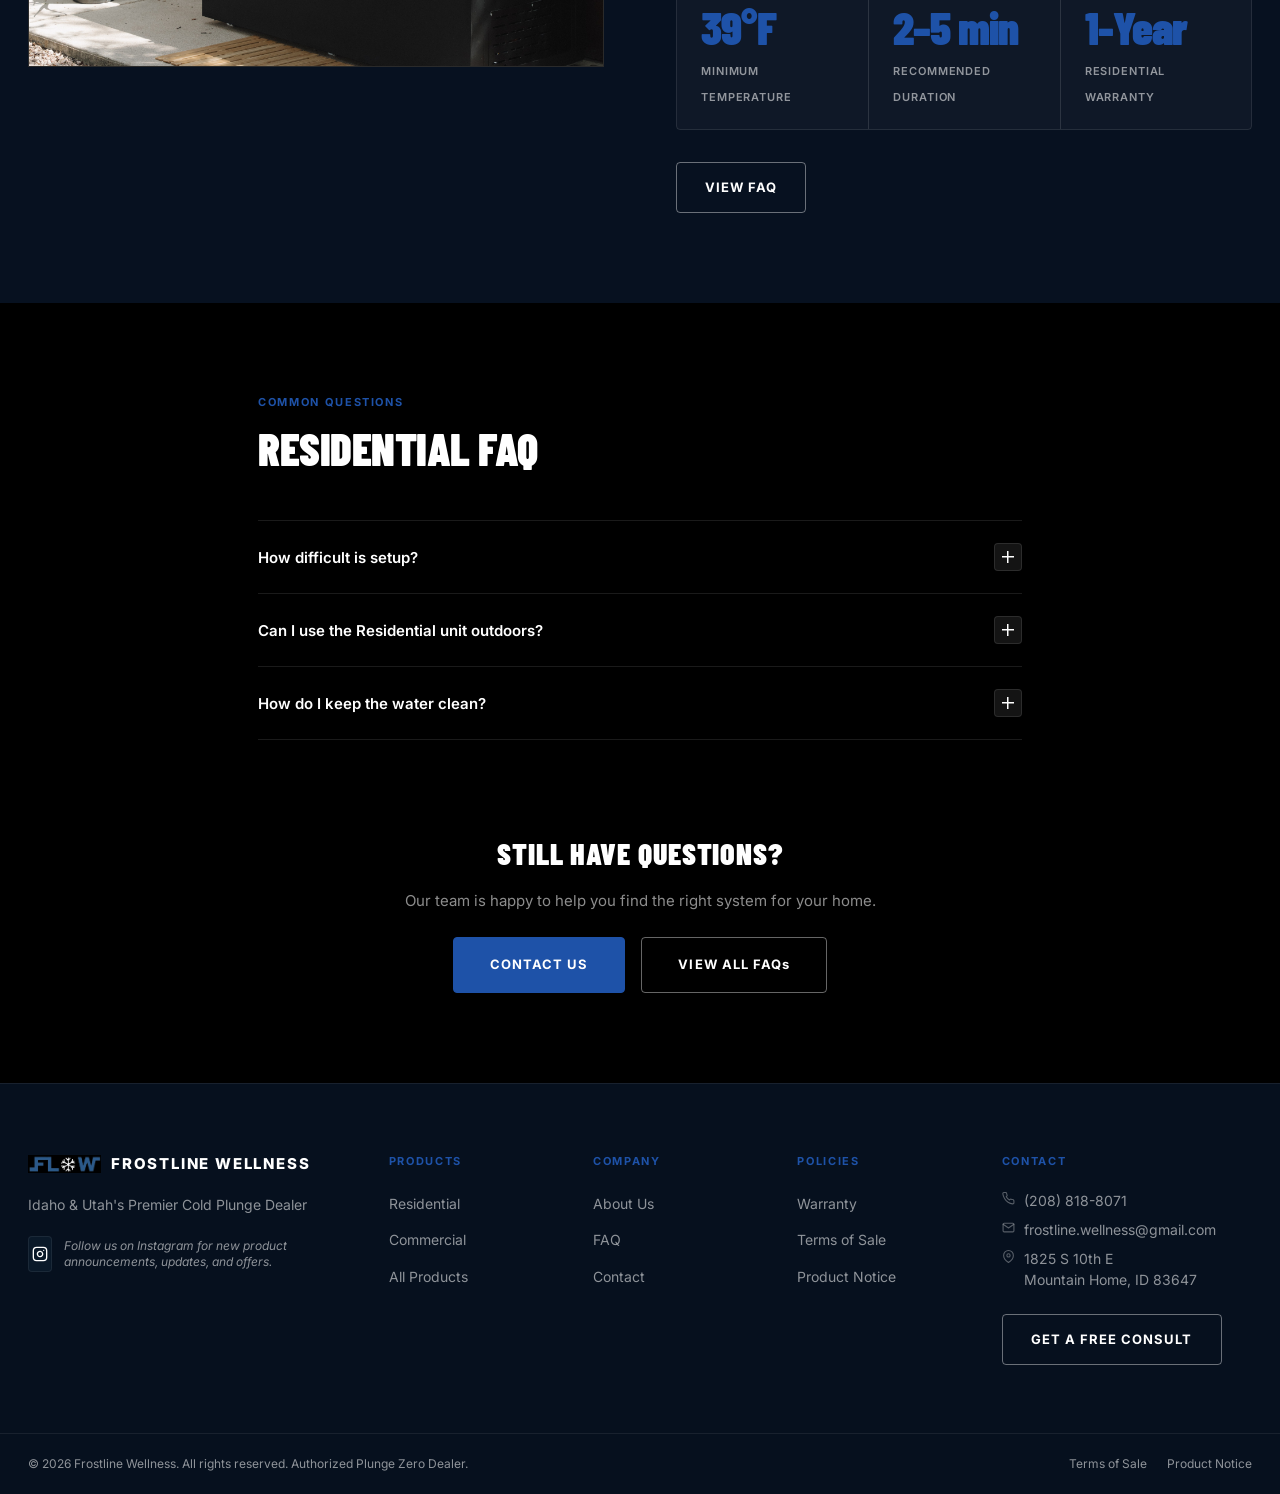
<file: residential.html>
﻿<!DOCTYPE html>
<html lang="en">
<head>
  <meta charset="UTF-8">
  <meta name="viewport" content="width=device-width, initial-scale=1.0">
  <meta name="description" content="PlungeZero Residential Cold Plunge &mdash; Frostline Wellness">
  <title>Residential Cold Plunge &mdash; Frostline Wellness</title>
  <link rel="stylesheet" href="styles.css">
  <link rel="preconnect" href="https://fonts.googleapis.com">
  <link rel="preconnect" href="https://fonts.gstatic.com" crossorigin>
  <link href="https://fonts.googleapis.com/css2?family=Barlow+Condensed:wght@700;900&family=Inter:wght@300;400;500;600;700;800&display=swap" rel="stylesheet">
  <script>
    window.productVariants = {
      'matte-black-hardtop': {
        main:   'project%20media/MBHT%20Feature.png',
        thumbs: [
          'project%20media/MBHT%20Feature.png',
          'project%20media/residential-matte-black-hardtop-desert-day.png',
          'project%20media/residential-matte-black-hardtop-poolside.png',
          'project%20media/residential-matte-black-hardtop-desert-sunset.png'
        ]
      },
      'matte-black-softtop': {
        main:   'project%20media/MBST%20(4).png',
        thumbs: [
          'project%20media/MBST%20(4).png',
          'project%20media/residential-matte-black-softtop-garden-use.png',
          'project%20media/residential-matte-black-softtop-poolside-use.png',
          'project%20media/residential-matte-black-softtop-led-night.png'
        ]
      },
      'sauna-skin-hardtop': {
        main:   'project%20media/SSHT.png',
        thumbs: [
          'project%20media/SSHT.png',
          'project%20media/SSHT%20(2).png',
          'project%20media/SSHT%20(3).png',
          'project%20media/residential-saunaskin-hardtop-poolside.png'
        ]
      },
      'sauna-skin-softtop': {
        main:   'project%20media/residential-saunaskin-softtop-led-use.png',
        thumbs: [
          'project%20media/residential-saunaskin-softtop-led-use.png',
          'project%20media/SSHT%20(2).png',
          'project%20media/SSHT%20(3).png'
        ]
      }
    };
  </script>
</head>
<body>

  <div class="announcement-bar">
    <p>Free shipping on all orders &nbsp;|&nbsp; Serving Idaho &amp; Utah</p>
  </div>

  <header class="site-header" id="siteHeader">
    <nav class="nav-container">
      <a href="index.html" class="nav-logo"><img src="project%20media/IMG_3328__1_-removebg-preview.png" alt="Frostline Wellness logo"> Frostline Wellness</a>
      <ul class="nav-links">
        <li><a href="index.html">Home</a></li>
        <li class="nav-dropdown">
          <a href="cold-plunge.html" class="nav-active">Products</a>
          <ul class="nav-dropdown-menu">
            <li><a href="residential.html">Residential</a></li>
            <li><a href="commercial.html">Commercial</a></li>
            <li><a href="cold-plunge.html">All Products</a></li>
          </ul>
        </li>
        <li><a href="about.html">About Us</a></li>
        <li><a href="faq.html">FAQ</a></li>
        <li><a href="contact.html">Contact</a></li>
      </ul>
      <div class="nav-actions">
        <a href="contact.html" class="btn btn-accent">Request a Quote</a>
      </div>
      <button class="hamburger" id="hamburger" aria-label="Open menu">
        <span></span><span></span><span></span>
      </button>
    </nav>
    <div class="mobile-menu" id="mobileMenu">
      <ul>
        <li><a href="index.html">Home</a></li>
        <li><a href="cold-plunge.html">Products</a></li>
        <li class="mobile-sub"><a href="residential.html">Residential</a></li>
        <li class="mobile-sub"><a href="commercial.html">Commercial</a></li>
        <li class="mobile-sub"><a href="cold-plunge.html">All Products</a></li>
        <li><a href="about.html">About Us</a></li>
        <li><a href="faq.html">FAQ</a></li>
        <li><a href="contact.html">Contact</a></li>
      </ul>
      <div class="mobile-menu-actions">
        <a href="contact.html" class="btn btn-accent">Request a Quote</a>
      </div>
    </div>
  </header>

  <main>

    <!-- BREADCRUMB -->
    <div class="product-crumb-bar">
      <div class="container">
        <nav class="breadcrumb" aria-label="Breadcrumb">
          <a href="index.html">Home</a>
          <span>&rsaquo;</span>
          <a href="cold-plunge.html">Products</a>
          <span>&rsaquo;</span>
          <span>Residential</span>
        </nav>
      </div>
    </div>

    <!-- PRODUCT DETAIL -->
    <section class="section">
      <div class="container">
        <div class="product-detail-grid">

          <!-- IMAGE GALLERY -->
          <div class="product-gallery">
            <div class="product-main-img">
              <img id="mainProductImg" src="project%20media/MBHT%20Feature.png" alt="PlungeZero Residential Cold Plunge">
            </div>
            <div class="product-thumbs" id="productThumbs">
              <!-- Populated by JS -->
            </div>
          </div>

          <!-- PRODUCT INFO -->
          <div class="product-detail-info">
            <span class="product-detail-brand">Home & Personal Recovery</span>
            <h1 class="product-detail-name">Residential Cold Plunge System</h1>
            <p class="product-detail-price">$6,150</p>

            <div class="variant-group">
              <span class="variant-label">Style</span>
              <div class="variant-options">
                <button class="variant-btn selected" data-variant="style" data-value="matte-black">Matte Black</button>
                <button class="variant-btn" data-variant="style" data-value="sauna-skin">Sauna Skin</button>
              </div>
            </div>

            <div class="variant-group">
              <span class="variant-label">Lid Type</span>
              <div class="variant-options">
                <button class="variant-btn selected" data-variant="lid" data-value="hardtop">Hardtop</button>
                <button class="variant-btn" data-variant="lid" data-value="softtop">Softtop</button>
              </div>
            </div>

            <p class="product-detail-desc">A fully self-contained, compressor-cooled cold plunge designed for home environments. Professional-grade experience with simple installation. Built for daily use and reliability, eliminating the need for ice, external chillers, or permanent plumbing.</p>

            <div class="product-detail-ctas">
              <a href="contact.html" class="btn btn-accent btn-large">Request a Quote</a>
              <a href="contact.html" class="btn btn-outline btn-large">Book a Free Consult</a>
            </div>

            <div class="product-trust-strip">
              <div class="product-trust-item">
                <svg width="15" height="15" viewBox="0 0 24 24" fill="none" stroke="currentColor" stroke-width="2" stroke-linecap="round" stroke-linejoin="round" aria-hidden="true"><path d="M12 22s8-4 8-10V5l-8-3-8 3v7c0 6 8 10 8 10z"/></svg>
                1-Year Residential Warranty
              </div>
              <div class="product-trust-item">
                <svg width="15" height="15" viewBox="0 0 24 24" fill="none" stroke="currentColor" stroke-width="2" stroke-linecap="round" stroke-linejoin="round" aria-hidden="true"><circle cx="12" cy="12" r="10"/><polyline points="12,6 12,12 16,14"/></svg>
                Free Shipping Included
              </div>
              <div class="product-trust-item">
                <svg width="15" height="15" viewBox="0 0 24 24" fill="none" stroke="currentColor" stroke-width="2" stroke-linecap="round" stroke-linejoin="round" aria-hidden="true"><path d="M21 10c0 7-9 13-9 13s-9-6-9-13a9 9 0 0 1 18 0z"/><circle cx="12" cy="10" r="3"/></svg>
                Serving Idaho &amp; Utah
              </div>
              <div class="product-trust-item">
                <svg width="15" height="15" viewBox="0 0 24 24" fill="none" stroke="currentColor" stroke-width="2" stroke-linecap="round" stroke-linejoin="round" aria-hidden="true"><polyline points="9,11 12,14 22,4"/><path d="M21 12v7a2 2 0 0 1-2 2H5a2 2 0 0 1-2-2V5a2 2 0 0 1 2-2h11"/></svg>
                Authorized PlungeZero Dealer
              </div>
            </div>
          </div>

        </div>
      </div>
    </section>

    <!-- FEATURES -->
    <section class="section dark-section category-edu">
      <div class="container">
        <div class="category-edu-grid">
          <div class="category-edu-img">
            <div class="img-placeholder" style="aspect-ratio:4/3;padding:0;overflow:hidden;"><img src="project%20media/residential-matte-black-softtop-garden-use.png" alt="Residential cold plunge in use" style="width:100%;height:100%;object-fit:cover;display:block;"></div>
          </div>
          <div class="category-edu-text">
            <span class="section-label light">For the Home</span>
            <h2>Cold Plunge Therapy at Home</h2>
            <p>Cold water immersion at home gives you on-demand access to one of the most effective recovery and wellness tools available. When you submerge in cold water, your body responds by reducing inflammation, constricting blood vessels, and releasing norepinephrine — a hormone that sharpens focus, elevates mood, and builds stress resilience. The effect compounds over time: regular plungers report faster muscle recovery, better sleep, and sustained daily energy.</p>
            <p>The PlungeZero Residential unit is built for exactly this routine. With consistent cooling down to 39&deg;F, advanced ozone filtration that keeps water clean between sessions, and simple plug-and-play setup, you get a professional-grade cold therapy experience in your home — without ice, complicated plumbing, or ongoing hassle.</p>
            <div class="edu-stats">
              <div class="edu-stat">
                <strong>39&deg;F</strong>
                <span>Minimum temperature</span>
              </div>
              <div class="edu-stat">
                <strong>2&ndash;5 min</strong>
                <span>Recommended duration</span>
              </div>
              <div class="edu-stat">
                <strong>1-Year</strong>
                <span>Residential warranty</span>
              </div>
            </div>
            <a href="faq.html" class="btn btn-outline-light">View FAQ</a>
          </div>
        </div>
      </div>
    </section>

    <!-- FAQ -->
    <section class="section faq">
      <div class="container faq-container">
        <span class="section-label">Common Questions</span>
        <h2>Residential FAQ</h2>
        <div class="faq-list faq-list-light">

          <div class="faq-item faq-item-light">
            <button class="faq-question faq-question-light">How difficult is setup?</button>
            <div class="faq-answer"><p style="color:var(--text-muted)">Super easy! Just plug the unit into a standard outlet - no special electrical work or plumbing required. Fill it with water, set your temperature, and you're ready to plunge.</p></div>
          </div>

          <div class="faq-item faq-item-light">
            <button class="faq-question faq-question-light">Can I use the Residential unit outdoors?</button>
            <div class="faq-answer"><p style="color:var(--text-muted)">Yes. The Residential unit is designed for both indoor and outdoor use. If placed outside, we recommend sheltering it from direct sunlight and harsh weather. Both the Matte Black and Sauna Skin finishes are suited for outdoor environments.</p></div>
          </div>

          <div class="faq-item faq-item-light">
            <button class="faq-question faq-question-light">How do I keep the water clean?</button>
            <div class="faq-answer"><p style="color:var(--text-muted)">PlungeZero units include an advanced filtration system and automatic ozone sanitation that continuously purifies the water between sessions. </p></div>
          </div>

        </div>
        <div class="section-cta" style="margin-top:48px; border-top:1px solid rgba(0,0,0,0.08); padding-top:40px;">
          <h3 style="font-family:var(--font-display); font-size:clamp(22px,3vw,30px); font-weight:900; text-transform:uppercase; letter-spacing:0.03em; margin-bottom:10px;">Still Have Questions?</h3>
          <p style="color:var(--text-muted); font-size:15px; margin-bottom:24px;">Our team is happy to help you find the right system for your home.</p>
          <div class="cta-banner-actions">
            <a href="contact.html" class="btn btn-primary btn-large">Contact Us</a>
            <a href="faq.html" class="btn btn-outline btn-large">View All FAQ<span style="text-transform:none">s</span></a>
          </div>
        </div>
      </div>
    </section>

  </main>

  <footer class="site-footer">
    <div class="footer-top">
      <div class="container footer-grid">
        <div class="footer-brand">
          <div class="footer-logo"><img src="project%20media/IMG_3328__1_-removebg-preview.png" alt="Frostline Wellness logo"> Frostline Wellness</div>
          <p>Idaho &amp; Utah's Premier Cold Plunge Dealer</p>
          <div class="footer-social">
            <a href="https://www.instagram.com/frostline.wellness" class="social-link" target="_blank" rel="noopener" aria-label="Instagram"><svg width="16" height="16" viewBox="0 0 24 24" fill="none" stroke="currentColor" stroke-width="2" stroke-linecap="round" stroke-linejoin="round" aria-hidden="true"><rect x="2" y="2" width="20" height="20" rx="5" ry="5"/><path d="M16 11.37A4 4 0 1 1 12.63 8 4 4 0 0 1 16 11.37z"/><line x1="17.5" y1="6.5" x2="17.51" y2="6.5"/></svg></a>
            <p class="footer-social-incentive">Follow us on Instagram for new product announcements, updates, and offers.</p>
          </div>
        </div>
        <div class="footer-nav">
          <h4>Products</h4>
          <ul>
            <li><a href="residential.html">Residential</a></li>
            <li><a href="commercial.html">Commercial</a></li>
            <li><a href="cold-plunge.html">All Products</a></li>
          </ul>
        </div>
        <div class="footer-nav">
          <h4>Company</h4>
          <ul>
            <li><a href="about.html">About Us</a></li>
            <li><a href="faq.html">FAQ</a></li>
            <li><a href="contact.html">Contact</a></li>
          </ul>
        </div>
        <div class="footer-nav">
          <h4>Policies</h4>
          <ul>
            <li><a href="warranty.html">Warranty</a></li>
            <li><a href="terms-of-sale.html">Terms of Sale</a></li>
            <li><a href="product-notice.html">Product Notice</a></li>
          </ul>
        </div>
        <div class="footer-contact">
          <h4>Contact</h4>
          <p class="footer-contact-item"><svg width="13" height="13" viewBox="0 0 24 24" fill="none" stroke="currentColor" stroke-width="2" stroke-linecap="round" stroke-linejoin="round" aria-hidden="true"><path d="M22 16.92v3a2 2 0 0 1-2.18 2 19.79 19.79 0 0 1-8.63-3.07A19.5 19.5 0 0 1 4.69 12a19.79 19.79 0 0 1-3.07-8.67A2 2 0 0 1 3.6 1h3a2 2 0 0 1 2 1.72c.127.96.361 1.903.7 2.81a2 2 0 0 1-.45 2.11L7.91 8.6a16 16 0 0 0 6 6l.91-.91a2 2 0 0 1 2.11-.45c.907.339 1.85.573 2.81.7A2 2 0 0 1 21.72 16z"/></svg><a href="tel:2088188071">(208) 818-8071</a></p>
          <p class="footer-contact-item"><svg width="13" height="13" viewBox="0 0 24 24" fill="none" stroke="currentColor" stroke-width="2" stroke-linecap="round" stroke-linejoin="round" aria-hidden="true"><path d="M4 4h16c1.1 0 2 .9 2 2v12c0 1.1-.9 2-2 2H4c-1.1 0-2-.9-2-2V6c0-1.1.9-2 2-2z"/><polyline points="22,6 12,13 2,6"/></svg><a href="mailto:frostline.wellness@gmail.com">frostline.wellness@gmail.com</a></p>
          <p class="footer-contact-item footer-contact-address"><svg width="13" height="13" viewBox="0 0 24 24" fill="none" stroke="currentColor" stroke-width="2" stroke-linecap="round" stroke-linejoin="round" aria-hidden="true"><path d="M21 10c0 7-9 13-9 13s-9-6-9-13a9 9 0 0 1 18 0z"/><circle cx="12" cy="10" r="3"/></svg><span>1825 S 10th E<br>Mountain Home, ID 83647</span></p>
          <a href="contact.html" class="btn btn-outline-light" style="margin-top:16px; display:inline-block;">Get a Free Consult</a>
        </div>
      </div>
    </div>
    <div class="footer-bottom">
      <div class="container footer-bottom-inner">
        <p>&copy; 2026 Frostline Wellness. All rights reserved. Authorized Plunge Zero Dealer.</p>
        <div class="footer-bottom-links">
          <a href="terms-of-sale.html">Terms of Sale</a>
          <a href="product-notice.html">Product Notice</a>
        </div>
      </div>
    </div>
  </footer>

  <script src="main.js"></script>
</body>
</html>
</file>
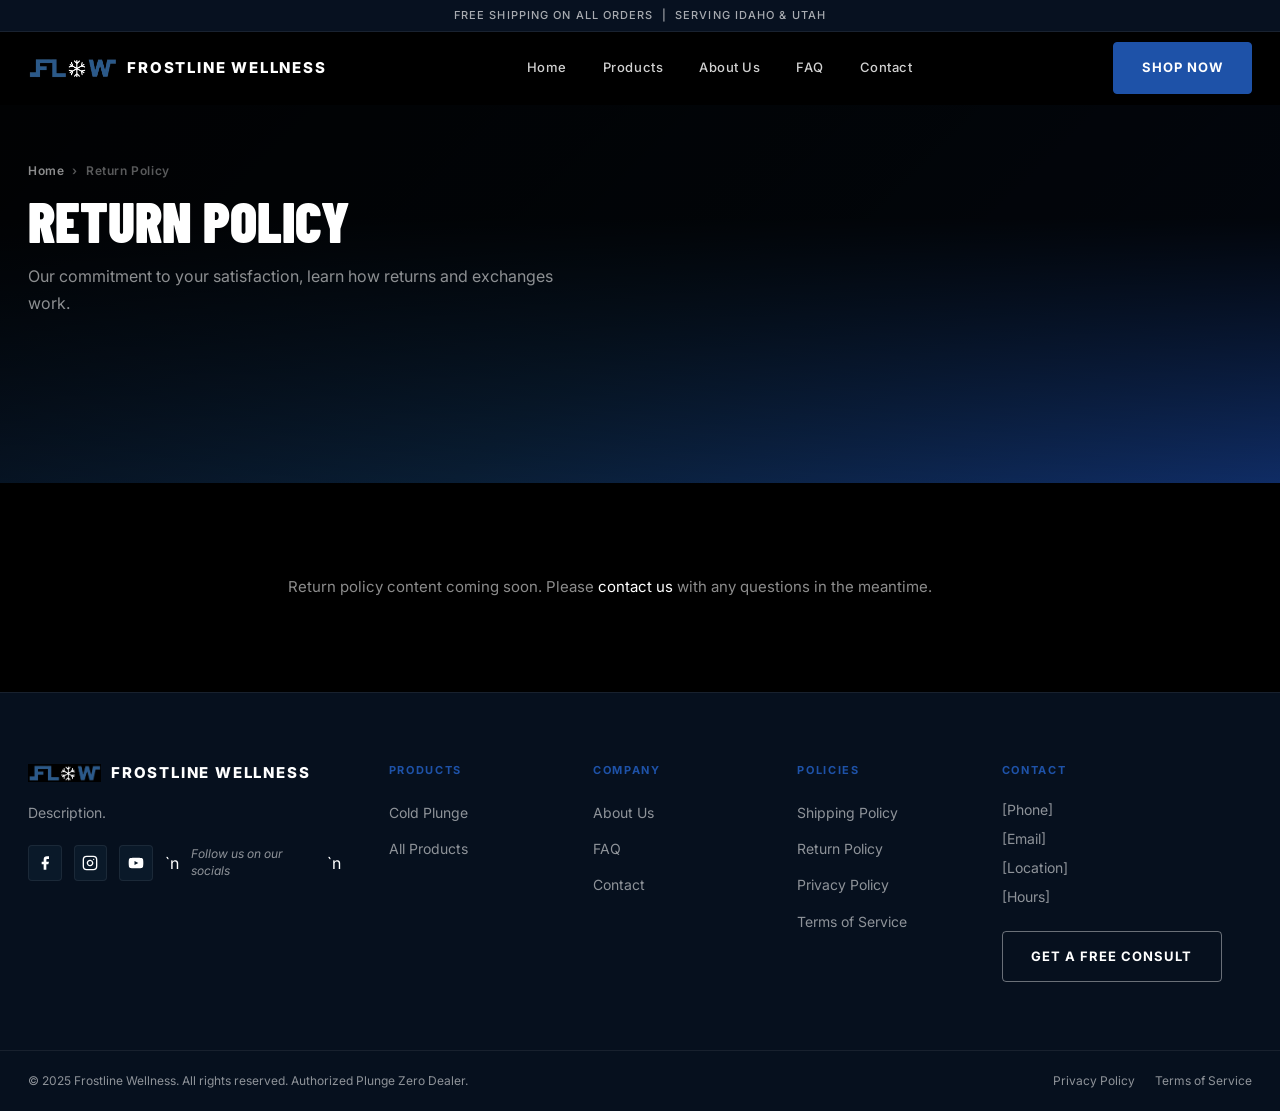
<file: return-policy.html>
﻿<!DOCTYPE html>
<html lang="en">
<head>
  <meta charset="UTF-8">
  <meta name="viewport" content="width=device-width, initial-scale=1.0">
  <meta name="description" content="Return Policy &mdash; Frostline Wellness">
  <title>Return Policy &mdash; Frostline Wellness</title>
  <link rel="stylesheet" href="styles.css">
  <link rel="preconnect" href="https://fonts.googleapis.com">
  <link rel="preconnect" href="https://fonts.gstatic.com" crossorigin>
  <link href="https://fonts.googleapis.com/css2?family=Barlow+Condensed:wght@700;900&family=Inter:wght@300;400;500;600;700;800&display=swap" rel="stylesheet">
</head>
<body>

  <div class="announcement-bar">
    <p>Free shipping on all orders &nbsp;|&nbsp; Serving Idaho &amp; Utah</p>
  </div>

  <header class="site-header" id="siteHeader">
    <nav class="nav-container">
      <a href="index.html" class="nav-logo"><img src="project%20media/IMG_3328__1_-removebg-preview.png" alt="Frostline Wellness logo"> Frostline Wellness</a>
      <ul class="nav-links">
        <li><a href="index.html">Home</a></li>
        <li><a href="cold-plunge.html">Products</a></li>
        <li><a href="about.html">About Us</a></li>
        <li><a href="faq.html">FAQ</a></li>
        <li><a href="contact.html">Contact</a></li>
      </ul>
      <div class="nav-actions">
        <a href="cold-plunge.html" class="btn btn-accent">Shop Now</a>
      </div>
      <button class="hamburger" id="hamburger" aria-label="Open menu">
        <span></span><span></span><span></span>
      </button>
    </nav>
    <div class="mobile-menu" id="mobileMenu">
      <ul>
        <li><a href="index.html">Home</a></li>
        <li><a href="cold-plunge.html">Products</a></li>
        <li><a href="about.html">About Us</a></li>
        <li><a href="faq.html">FAQ</a></li>
        <li><a href="contact.html">Contact</a></li>
      </ul>
      <div class="mobile-menu-actions">
        <a href="cold-plunge.html" class="btn btn-accent">Shop Now</a>
      </div>
    </div>
  </header>

  <main>

    <div class="page-header-simple dark-section">
      <div class="container">
        <nav class="breadcrumb breadcrumb-light" aria-label="Breadcrumb">
          <a href="index.html">Home</a>
          <span>&rsaquo;</span>
          <span>Return Policy</span>
        </nav>
        <h1>Return Policy</h1>
        <p>Our commitment to your satisfaction, learn how returns and exchanges work.</p>
      </div>
    </div>

    <section class="section">
      <div class="container" style="max-width:760px">
        <p style="color:var(--text-muted); font-size:15px; line-height:1.9">Return policy content coming soon. Please <a href="contact.html" style="color:var(--white)">contact us</a> with any questions in the meantime.</p>
      </div>
    </section>

  </main>

  <footer class="site-footer">
    <div class="footer-top">
      <div class="container footer-grid">
        <div class="footer-brand">
          <div class="footer-logo"><img src="project%20media/IMG_3328__1_-removebg-preview.png" alt="Frostline Wellness logo"> Frostline Wellness</div>
          <p>Description.</p>
          <div class="footer-social">
            <a href="#" class="social-link" aria-label="Facebook"><svg width="16" height="16" viewBox="0 0 24 24" fill="currentColor" aria-hidden="true"><path d="M18 2h-3a5 5 0 0 0-5 5v3H7v4h3v8h4v-8h3l1-4h-4V7a1 1 0 0 1 1-1h3z"/></svg></a>
            <a href="#" class="social-link" aria-label="Instagram"><svg width="16" height="16" viewBox="0 0 24 24" fill="none" stroke="currentColor" stroke-width="2" stroke-linecap="round" stroke-linejoin="round" aria-hidden="true"><rect x="2" y="2" width="20" height="20" rx="5" ry="5"/><path d="M16 11.37A4 4 0 1 1 12.63 8 4 4 0 0 1 16 11.37z"/><line x1="17.5" y1="6.5" x2="17.51" y2="6.5"/></svg></a>
            <a href="#" class="social-link" aria-label="YouTube"><svg width="16" height="16" viewBox="0 0 24 24" fill="currentColor" aria-hidden="true"><path fill-rule="evenodd" d="M22.54 6.42a2.78 2.78 0 0 0-1.95-1.96C18.88 4 12 4 12 4s-6.88 0-8.59.46a2.78 2.78 0 0 0-1.95 1.96A29 29 0 0 0 1 12a29 29 0 0 0 .46 5.58A2.78 2.78 0 0 0 3.41 19.54C5.12 20 12 20 12 20s6.88 0 8.59-.46a2.78 2.78 0 0 0 1.95-1.96A29 29 0 0 0 23 12a29 29 0 0 0-.46-5.58zM9.75 8.98L15.5 12L9.75 15.02z"/></svg></a>`n            <p class="footer-social-incentive">Follow us on our socials</p>`n          </div>
        </div>
        <div class="footer-nav">
          <h4>Products</h4>
          <ul>
            <li><a href="cold-plunge.html">Cold Plunge</a></li>
            <li><a href="cold-plunge.html">All Products</a></li>
          </ul>
        </div>
        <div class="footer-nav">
          <h4>Company</h4>
          <ul>
            <li><a href="about.html">About Us</a></li>
            <li><a href="faq.html">FAQ</a></li>
            <li><a href="contact.html">Contact</a></li>
          </ul>
        </div>
        <div class="footer-nav">
          <h4>Policies</h4>
          <ul>
            <li><a href="shipping-policy.html">Shipping Policy</a></li>
            <li><a href="return-policy.html">Return Policy</a></li>
            <li><a href="privacy-policy.html">Privacy Policy</a></li>
            <li><a href="terms-of-service.html">Terms of Service</a></li>
          </ul>
        </div>
        <div class="footer-contact">
          <h4>Contact</h4>
          <p>[Phone]</p>
          <p>[Email]</p>
          <p>[Location]</p>
          <p>[Hours]</p>
          <a href="contact.html" class="btn btn-outline-light" style="margin-top:16px; display:inline-block;">Get a Free Consult</a>
        </div>
      </div>
    </div>
    <div class="footer-bottom">
      <div class="container footer-bottom-inner">
        <p>&copy; 2025 Frostline Wellness. All rights reserved. Authorized Plunge Zero Dealer.</p>
        <div class="footer-bottom-links">
          <a href="privacy-policy.html">Privacy Policy</a>
          <a href="terms-of-service.html">Terms of Service</a>
        </div>
      </div>
    </div>
  </footer>

  <script src="main.js"></script>
</body>
</html>
</file>
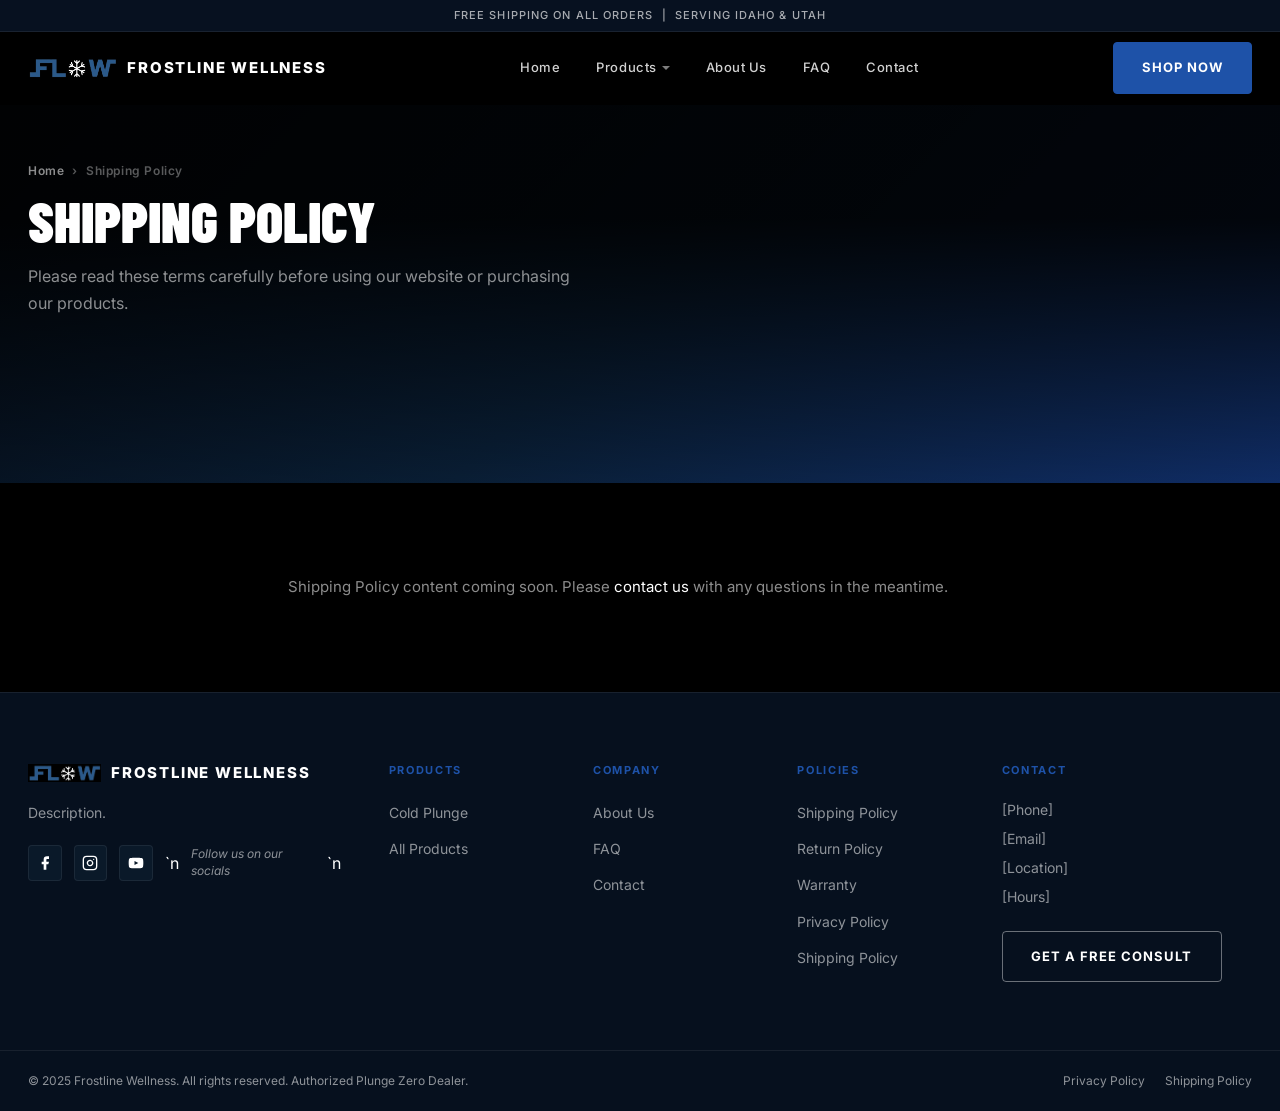
<file: shipping-policy.html>
﻿<!DOCTYPE html>
<html lang="en">
<head>
  <meta charset="UTF-8">
  <meta name="viewport" content="width=device-width, initial-scale=1.0">
  <meta name="description" content="Shipping Policy &mdash; Frostline Wellness">
  <title>Shipping Policy &mdash; Frostline Wellness</title>
  <link rel="stylesheet" href="styles.css">
  <link rel="preconnect" href="https://fonts.googleapis.com">
  <link rel="preconnect" href="https://fonts.gstatic.com" crossorigin>
  <link href="https://fonts.googleapis.com/css2?family=Barlow+Condensed:wght@700;900&family=Inter:wght@300;400;500;600;700;800&display=swap" rel="stylesheet">
</head>
<body>

  <div class="announcement-bar">
    <p>Free shipping on all orders &nbsp;|&nbsp; Serving Idaho &amp; Utah</p>
  </div>

  <header class="site-header" id="siteHeader">
    <nav class="nav-container">
      <a href="index.html" class="nav-logo"><img src="project%20media/IMG_3328__1_-removebg-preview.png" alt="Frostline Wellness logo"> Frostline Wellness</a>
      <ul class="nav-links">
        <li><a href="index.html">Home</a></li>
        <li class="nav-dropdown">
          <a href="cold-plunge.html">Products</a>
          <ul class="nav-dropdown-menu">
            <li><a href="residential.html">Residential</a></li>
            <li><a href="commercial.html">Commercial</a></li>
            <li><a href="cold-plunge.html">All Products</a></li>
          </ul>
        </li>
        <li><a href="about.html">About Us</a></li>
        <li><a href="faq.html">FAQ</a></li>
        <li><a href="contact.html">Contact</a></li>
      </ul>
      <div class="nav-actions">
        <a href="cold-plunge.html" class="btn btn-accent">Shop Now</a>
      </div>
      <button class="hamburger" id="hamburger" aria-label="Open menu">
        <span></span><span></span><span></span>
      </button>
    </nav>
    <div class="mobile-menu" id="mobileMenu">
      <ul>
        <li><a href="index.html">Home</a></li>
        <li><a href="cold-plunge.html">Products</a></li>
        <li class="mobile-sub"><a href="residential.html">Residential</a></li>
        <li class="mobile-sub"><a href="commercial.html">Commercial</a></li>
        <li class="mobile-sub"><a href="cold-plunge.html">All Products</a></li>
        <li><a href="about.html">About Us</a></li>
        <li><a href="faq.html">FAQ</a></li>
        <li><a href="contact.html">Contact</a></li>
      </ul>
      <div class="mobile-menu-actions">
        <a href="cold-plunge.html" class="btn btn-accent">Shop Now</a>
      </div>
    </div>
  </header>

  <main>

    <div class="page-header-simple dark-section">
      <div class="container">
        <nav class="breadcrumb breadcrumb-light" aria-label="Breadcrumb">
          <a href="index.html">Home</a>
          <span>&rsaquo;</span>
          <span>Shipping Policy</span>
        </nav>
        <h1>Shipping Policy</h1>
        <p>Please read these terms carefully before using our website or purchasing our products.</p>
      </div>
    </div>

    <section class="section">
      <div class="container" style="max-width:760px">
        <p style="color:var(--text-muted); font-size:15px; line-height:1.9">Shipping Policy content coming soon. Please <a href="contact.html" style="color:var(--white)">contact us</a> with any questions in the meantime.</p>
      </div>
    </section>

  </main>

  <footer class="site-footer">
    <div class="footer-top">
      <div class="container footer-grid">
        <div class="footer-brand">
          <div class="footer-logo"><img src="project%20media/IMG_3328__1_-removebg-preview.png" alt="Frostline Wellness logo"> Frostline Wellness</div>
          <p>Description.</p>
          <div class="footer-social">
            <a href="#" class="social-link" aria-label="Facebook"><svg width="16" height="16" viewBox="0 0 24 24" fill="currentColor" aria-hidden="true"><path d="M18 2h-3a5 5 0 0 0-5 5v3H7v4h3v8h4v-8h3l1-4h-4V7a1 1 0 0 1 1-1h3z"/></svg></a>
            <a href="#" class="social-link" aria-label="Instagram"><svg width="16" height="16" viewBox="0 0 24 24" fill="none" stroke="currentColor" stroke-width="2" stroke-linecap="round" stroke-linejoin="round" aria-hidden="true"><rect x="2" y="2" width="20" height="20" rx="5" ry="5"/><path d="M16 11.37A4 4 0 1 1 12.63 8 4 4 0 0 1 16 11.37z"/><line x1="17.5" y1="6.5" x2="17.51" y2="6.5"/></svg></a>
            <a href="#" class="social-link" aria-label="YouTube"><svg width="16" height="16" viewBox="0 0 24 24" fill="currentColor" aria-hidden="true"><path fill-rule="evenodd" d="M22.54 6.42a2.78 2.78 0 0 0-1.95-1.96C18.88 4 12 4 12 4s-6.88 0-8.59.46a2.78 2.78 0 0 0-1.95 1.96A29 29 0 0 0 1 12a29 29 0 0 0 .46 5.58A2.78 2.78 0 0 0 3.41 19.54C5.12 20 12 20 12 20s6.88 0 8.59-.46a2.78 2.78 0 0 0 1.95-1.96A29 29 0 0 0 23 12a29 29 0 0 0-.46-5.58zM9.75 8.98L15.5 12L9.75 15.02z"/></svg></a>`n            <p class="footer-social-incentive">Follow us on our socials</p>`n          </div>
        </div>
        <div class="footer-nav">
          <h4>Products</h4>
          <ul>
            <li><a href="cold-plunge.html">Cold Plunge</a></li>
            <li><a href="cold-plunge.html">All Products</a></li>
          </ul>
        </div>
        <div class="footer-nav">
          <h4>Company</h4>
          <ul>
            <li><a href="about.html">About Us</a></li>
            <li><a href="faq.html">FAQ</a></li>
            <li><a href="contact.html">Contact</a></li>
          </ul>
        </div>
        <div class="footer-nav">
          <h4>Policies</h4>
          <ul>
            <li><a href="shipping-policy.html">Shipping Policy</a></li>
            <li><a href="return-policy.html">Return Policy</a></li>
            <li><a href="warranty.html">Warranty</a></li>
            <li><a href="privacy-policy.html">Privacy Policy</a></li>
            <li><a href="shipping-policy.html">Shipping Policy</a></li>
          </ul>
        </div>
        <div class="footer-contact">
          <h4>Contact</h4>
          <p>[Phone]</p>
          <p>[Email]</p>
          <p>[Location]</p>
          <p>[Hours]</p>
          <a href="contact.html" class="btn btn-outline-light" style="margin-top:16px; display:inline-block;">Get a Free Consult</a>
        </div>
      </div>
    </div>
    <div class="footer-bottom">
      <div class="container footer-bottom-inner">
        <p>&copy; 2025 Frostline Wellness. All rights reserved. Authorized Plunge Zero Dealer.</p>
        <div class="footer-bottom-links">
          <a href="privacy-policy.html">Privacy Policy</a>
          <a href="shipping-policy.html">Shipping Policy</a>
        </div>
      </div>
    </div>
  </footer>

  <script src="main.js"></script>
</body>
</html>
</file>
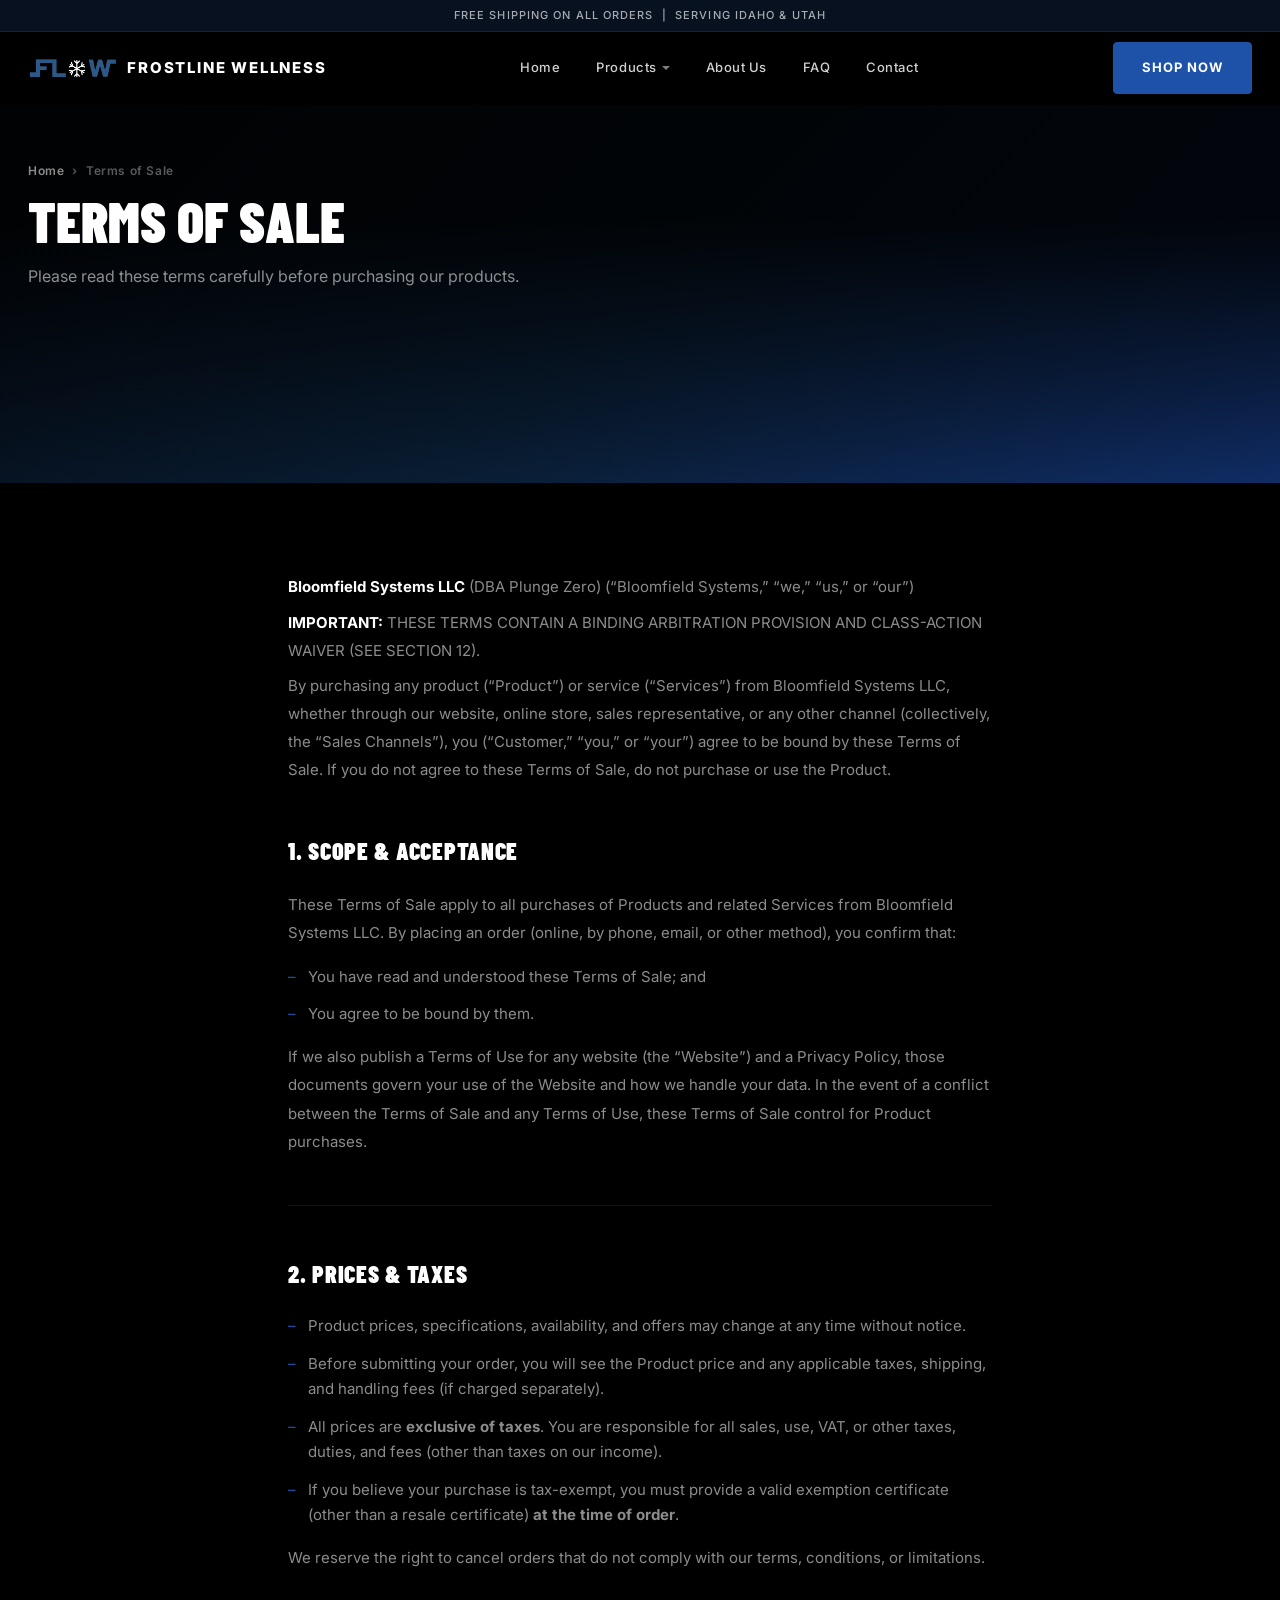
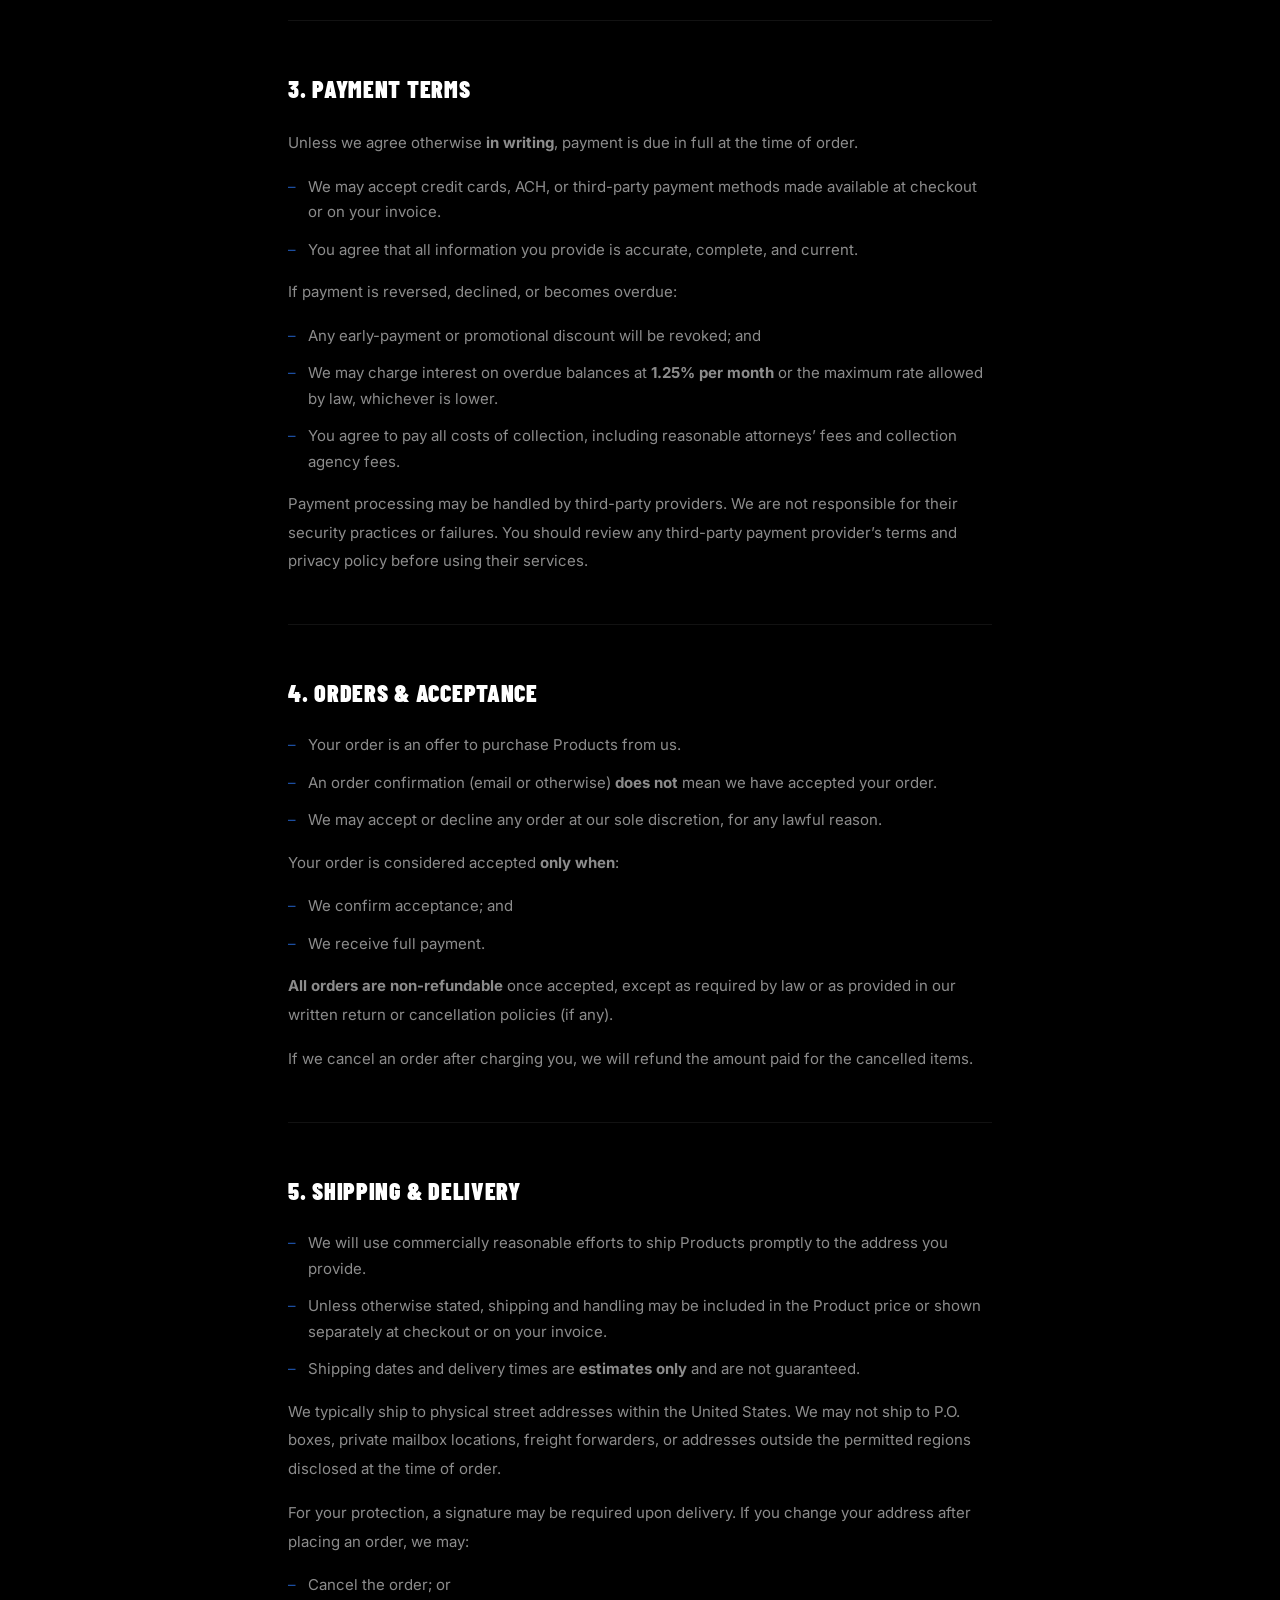
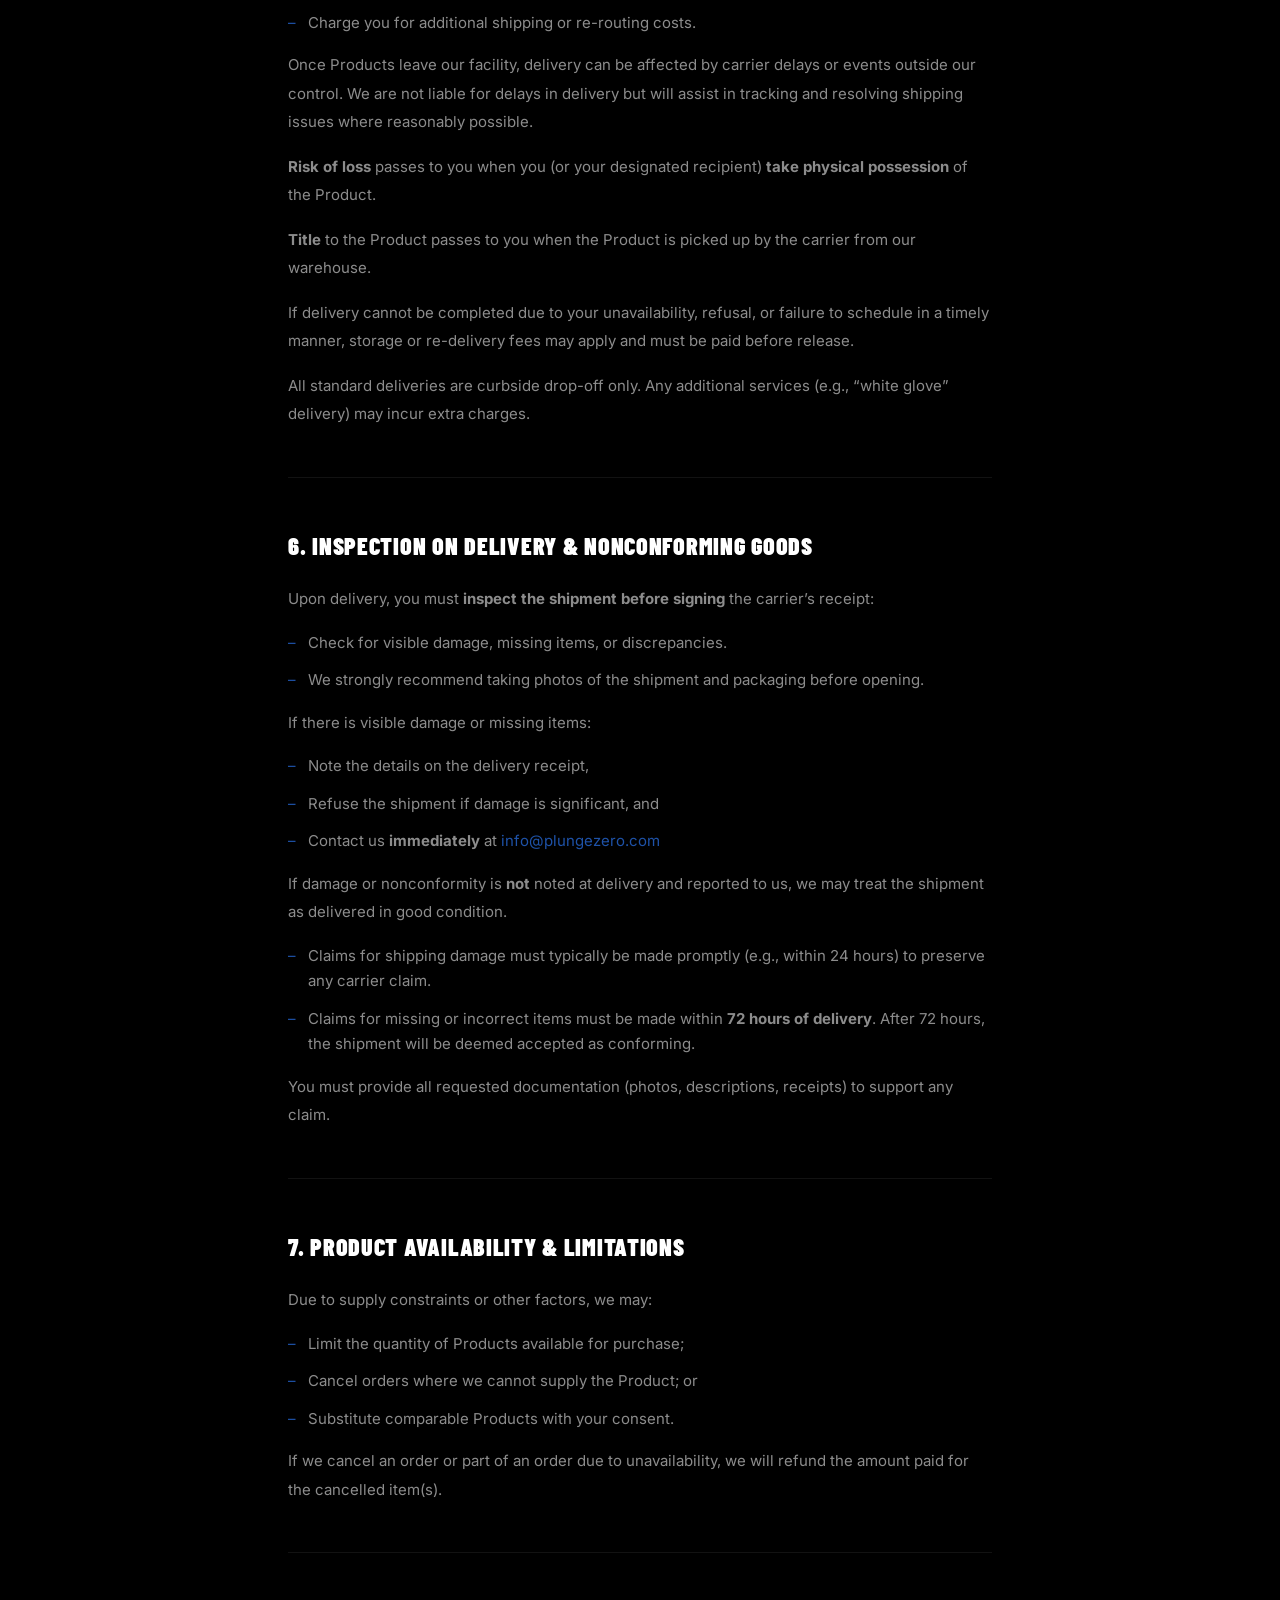
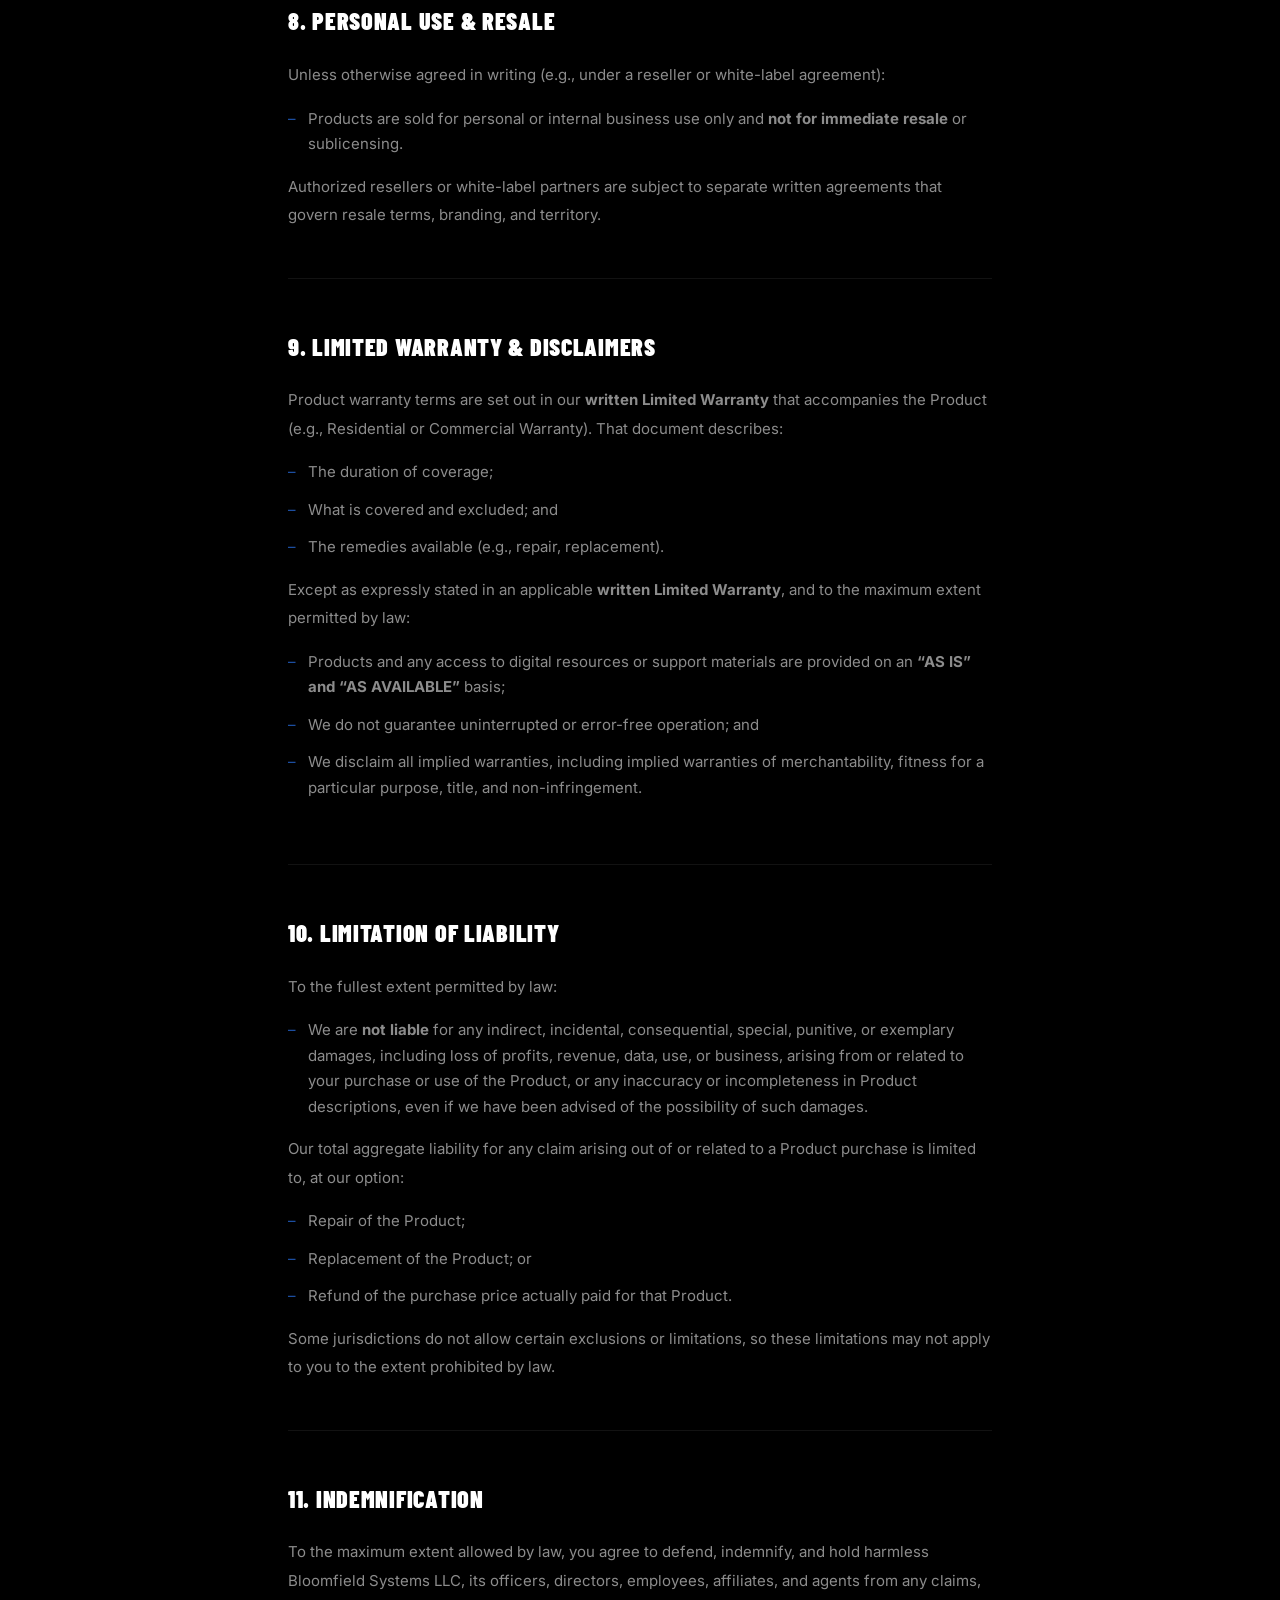
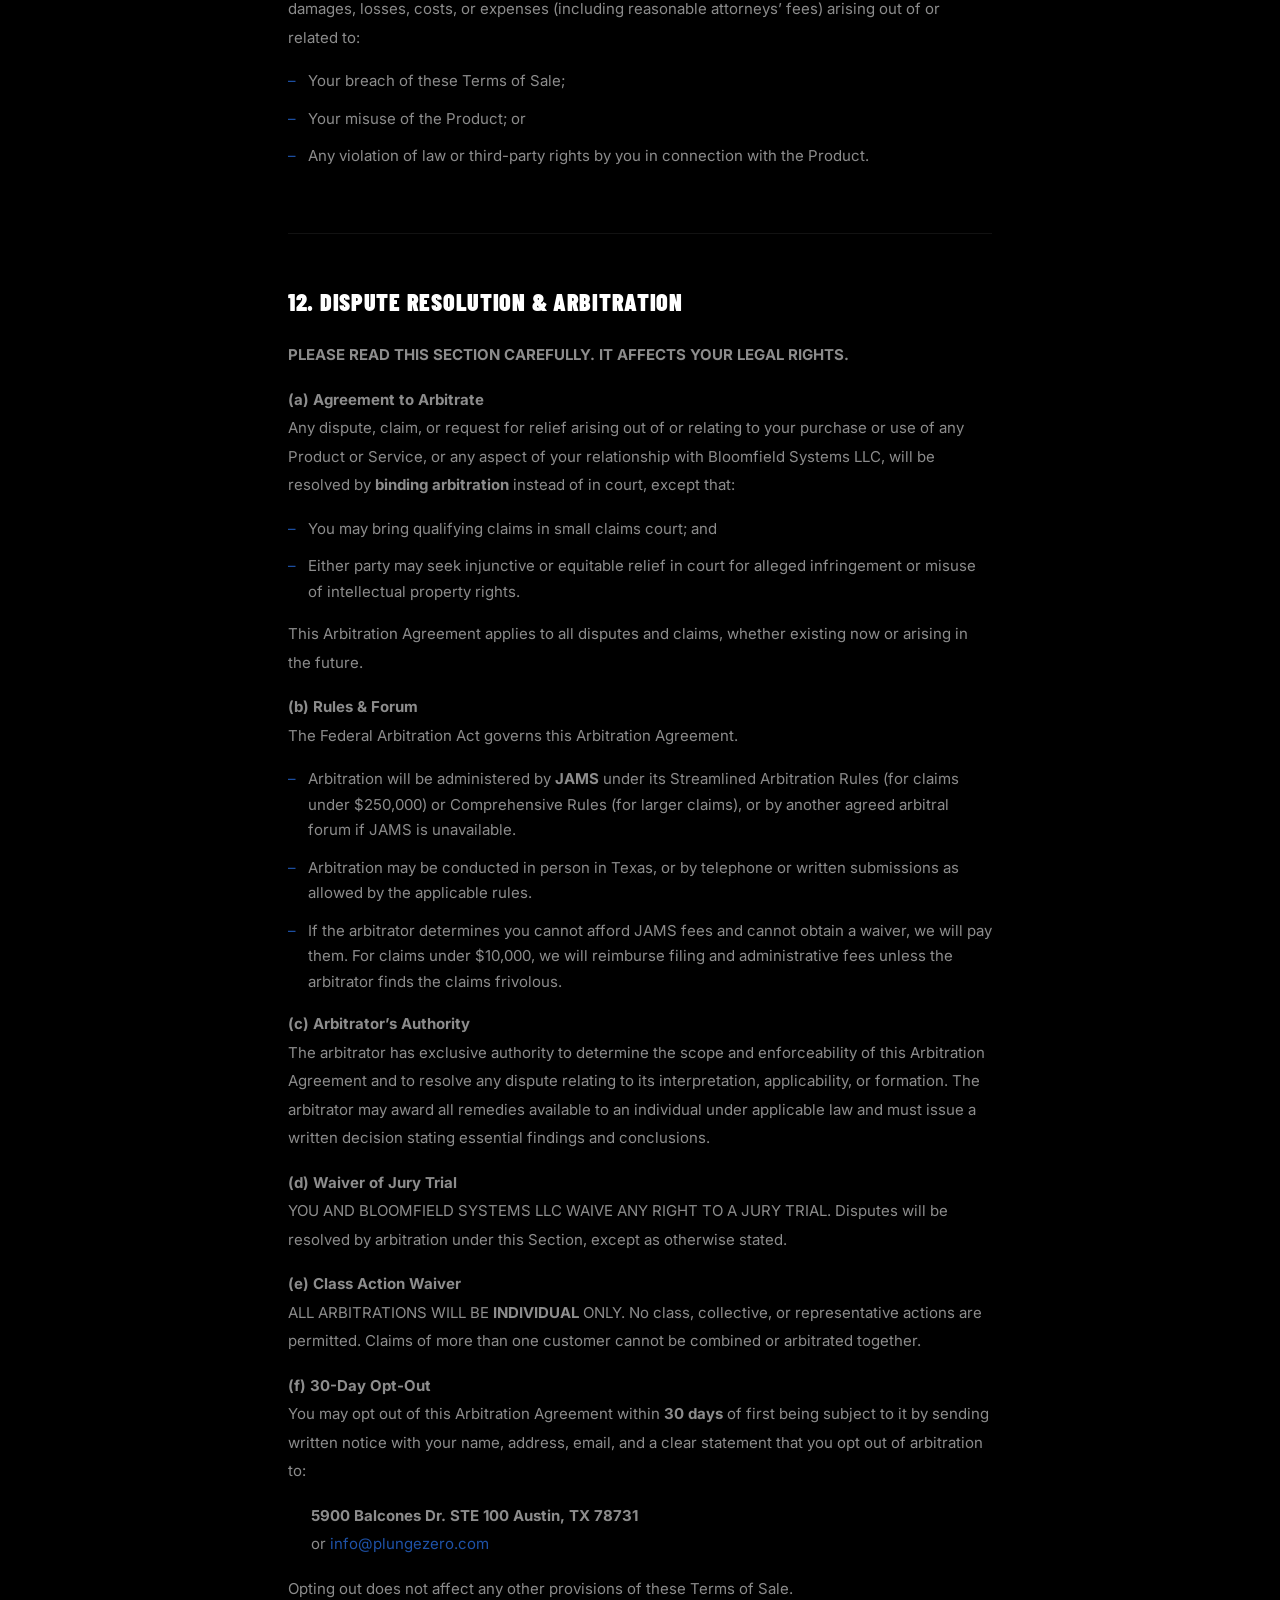
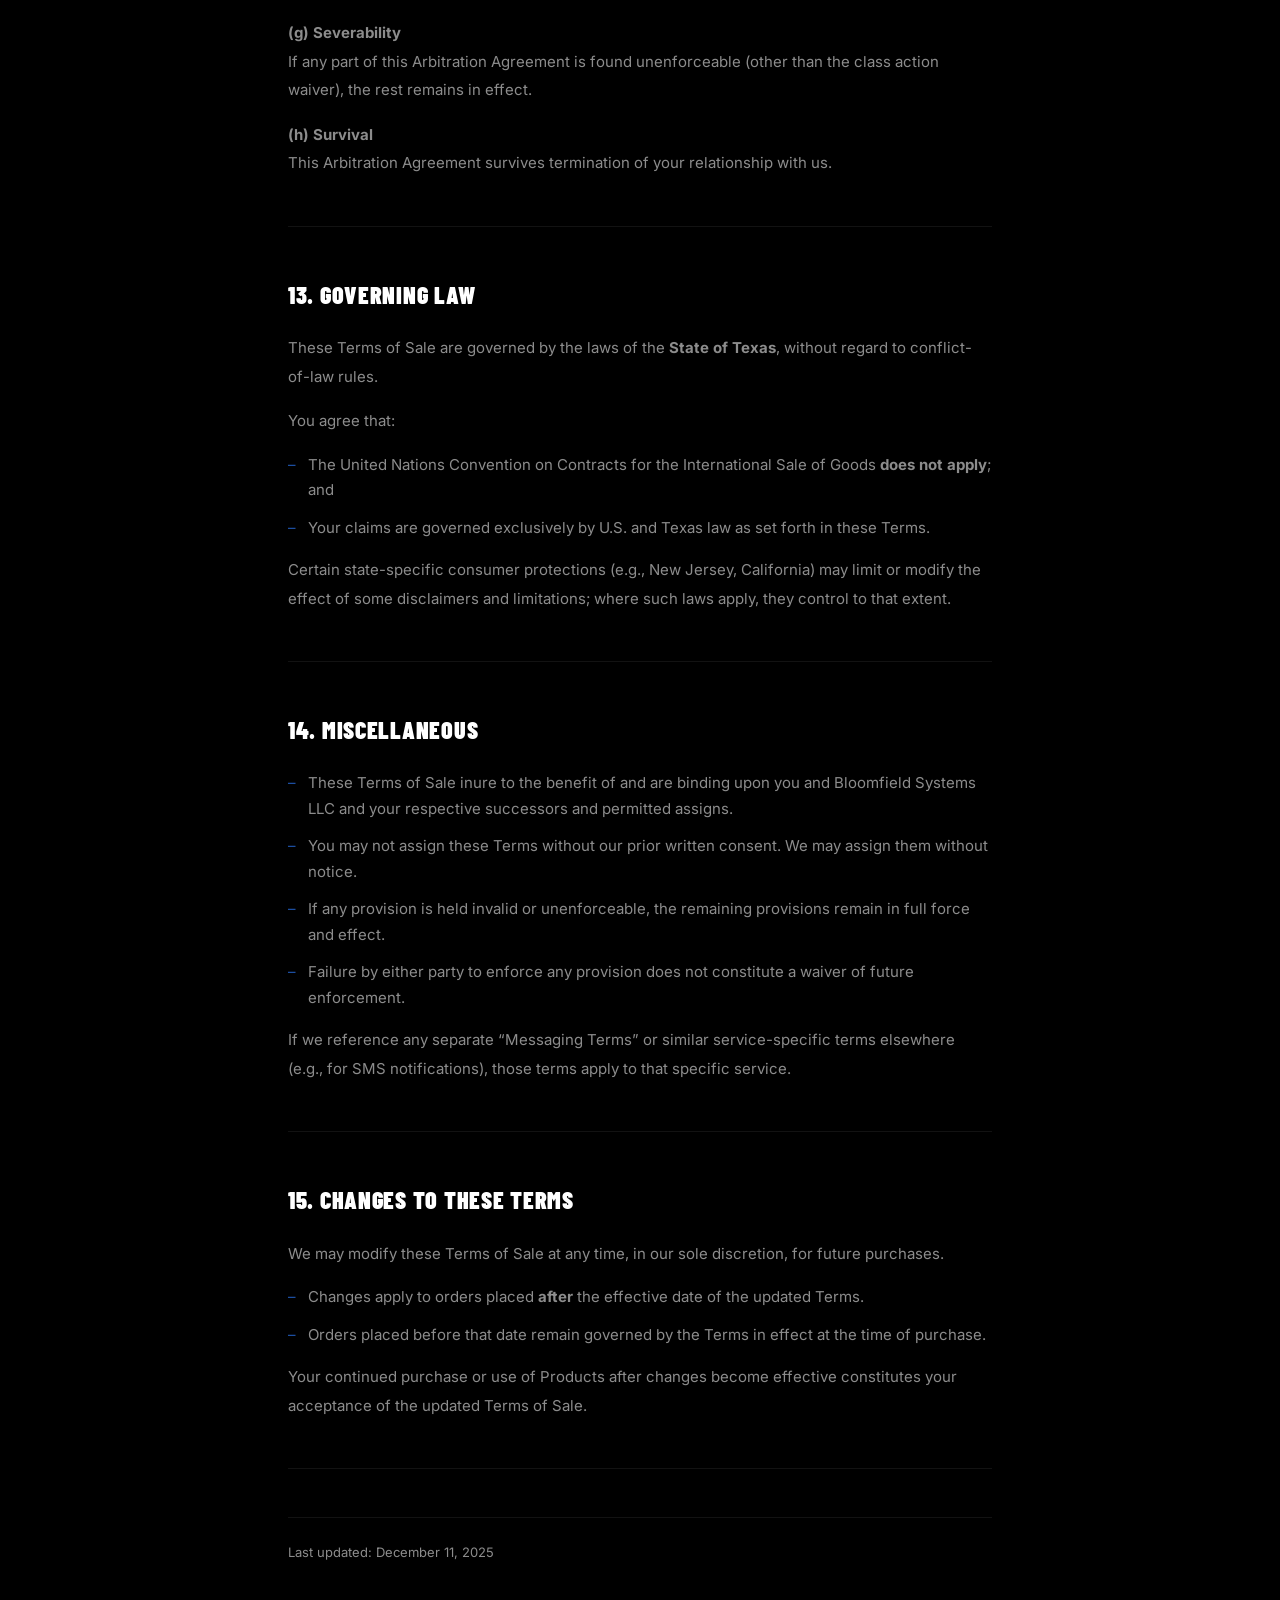
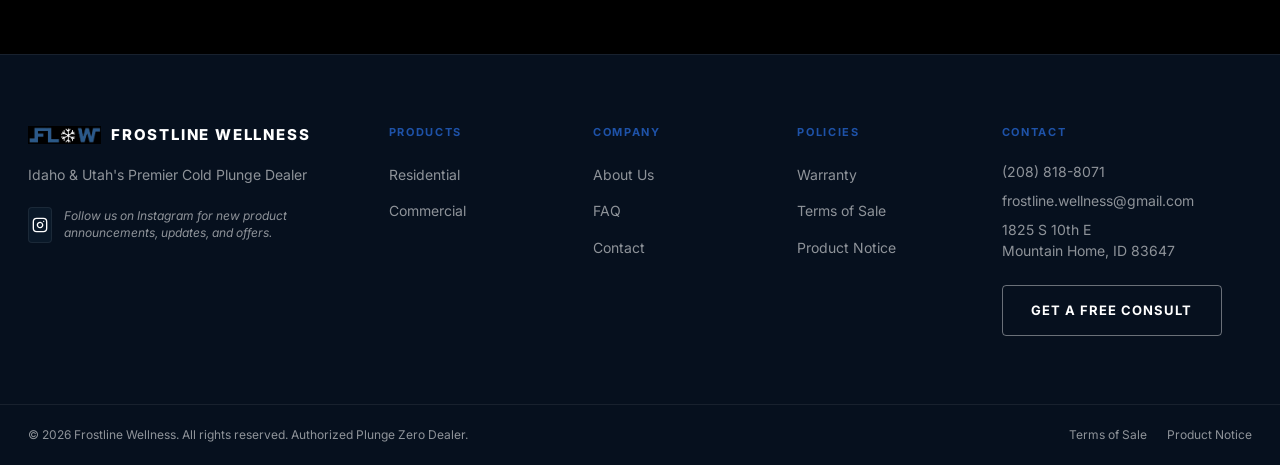
<file: terms-of-sale.html>
﻿<!DOCTYPE html>
<html lang="en">
<head>
  <meta charset="UTF-8">
  <meta name="viewport" content="width=device-width, initial-scale=1.0">
  <meta name="description" content="Terms of Sale &mdash; Frostline Wellness">
  <title>Terms of Sale &mdash; Frostline Wellness</title>
  <link rel="stylesheet" href="styles.css">
  <link rel="preconnect" href="https://fonts.googleapis.com">
  <link rel="preconnect" href="https://fonts.gstatic.com" crossorigin>
  <link href="https://fonts.googleapis.com/css2?family=Barlow+Condensed:wght@700;900&family=Inter:wght@300;400;500;600;700;800&display=swap" rel="stylesheet">
</head>
<body>

  <div class="announcement-bar">
    <p>Free shipping on all orders &nbsp;|&nbsp; Serving Idaho &amp; Utah</p>
  </div>

  <header class="site-header" id="siteHeader">
    <nav class="nav-container">
      <a href="index.html" class="nav-logo"><img src="project%20media/IMG_3328__1_-removebg-preview.png" alt="Frostline Wellness logo"> Frostline Wellness</a>
      <ul class="nav-links">
        <li><a href="index.html">Home</a></li>
        <li class="nav-dropdown">
          <a href="cold-plunge.html">Products</a>
          <ul class="nav-dropdown-menu">
            <li><a href="residential.html">Residential</a></li>
            <li><a href="commercial.html">Commercial</a></li>
            <li><a href="cold-plunge.html">All Products</a></li>
          </ul>
        </li>
        <li><a href="about.html">About Us</a></li>
        <li><a href="faq.html">FAQ</a></li>
        <li><a href="contact.html">Contact</a></li>
      </ul>
      <div class="nav-actions">
        <a href="cold-plunge.html" class="btn btn-accent">Shop Now</a>
      </div>
      <button class="hamburger" id="hamburger" aria-label="Open menu">
        <span></span><span></span><span></span>
      </button>
    </nav>
    <div class="mobile-menu" id="mobileMenu">
      <ul>
        <li><a href="index.html">Home</a></li>
        <li><a href="cold-plunge.html">Products</a></li>
        <li class="mobile-sub"><a href="residential.html">Residential</a></li>
        <li class="mobile-sub"><a href="commercial.html">Commercial</a></li>
        <li class="mobile-sub"><a href="cold-plunge.html">All Products</a></li>
        <li><a href="about.html">About Us</a></li>
        <li><a href="faq.html">FAQ</a></li>
        <li><a href="contact.html">Contact</a></li>
      </ul>
      <div class="mobile-menu-actions">
        <a href="cold-plunge.html" class="btn btn-accent">Shop Now</a>
      </div>
    </div>
  </header>

  <main>

    <div class="page-header-simple dark-section">
      <div class="container">
        <nav class="breadcrumb breadcrumb-light" aria-label="Breadcrumb">
          <a href="index.html">Home</a>
          <span>&rsaquo;</span>
          <span>Terms of Sale</span>
        </nav>
        <h1>Terms of Sale</h1>
        <p>Please read these terms carefully before purchasing our products.</p>
      </div>
    </div>

    <section class="section">
      <div class="container policy-content">

        <p style="color:var(--text-muted); font-size:15px; line-height:1.85; margin-bottom:8px;"><strong style="color:var(--white);">Bloomfield Systems LLC</strong> (DBA Plunge Zero) (&ldquo;Bloomfield Systems,&rdquo; &ldquo;we,&rdquo; &ldquo;us,&rdquo; or &ldquo;our&rdquo;)</p>
        <p style="color:var(--text-muted); font-size:15px; line-height:1.85; margin-bottom:8px;"><strong style="color:var(--white);">IMPORTANT:</strong> THESE TERMS CONTAIN A BINDING ARBITRATION PROVISION AND CLASS-ACTION WAIVER (SEE SECTION 12).</p>
        <p style="color:var(--text-muted); font-size:15px; line-height:1.85; margin-bottom:48px;">By purchasing any product (&ldquo;Product&rdquo;) or service (&ldquo;Services&rdquo;) from Bloomfield Systems LLC, whether through our website, online store, sales representative, or any other channel (collectively, the &ldquo;Sales Channels&rdquo;), you (&ldquo;Customer,&rdquo; &ldquo;you,&rdquo; or &ldquo;your&rdquo;) agree to be bound by these Terms of Sale. If you do not agree to these Terms of Sale, do not purchase or use the Product.</p>

        <div class="policy-section">
          <h3>1. Scope &amp; Acceptance</h3>
          <p>These Terms of Sale apply to all purchases of Products and related Services from Bloomfield Systems LLC. By placing an order (online, by phone, email, or other method), you confirm that:</p>
          <ul class="policy-list">
            <li>You have read and understood these Terms of Sale; and</li>
            <li>You agree to be bound by them.</li>
          </ul>
          <p>If we also publish a Terms of Use for any website (the &ldquo;Website&rdquo;) and a Privacy Policy, those documents govern your use of the Website and how we handle your data. In the event of a conflict between the Terms of Sale and any Terms of Use, these Terms of Sale control for Product purchases.</p>
        </div>

        <div class="policy-section">
          <h3>2. Prices &amp; Taxes</h3>
          <ul class="policy-list">
            <li>Product prices, specifications, availability, and offers may change at any time without notice.</li>
            <li>Before submitting your order, you will see the Product price and any applicable taxes, shipping, and handling fees (if charged separately).</li>
            <li>All prices are <strong>exclusive of taxes</strong>. You are responsible for all sales, use, VAT, or other taxes, duties, and fees (other than taxes on our income).</li>
            <li>If you believe your purchase is tax-exempt, you must provide a valid exemption certificate (other than a resale certificate) <strong>at the time of order</strong>.</li>
          </ul>
          <p>We reserve the right to cancel orders that do not comply with our terms, conditions, or limitations.</p>
        </div>

        <div class="policy-section">
          <h3>3. Payment Terms</h3>
          <p>Unless we agree otherwise <strong>in writing</strong>, payment is due in full at the time of order.</p>
          <ul class="policy-list">
            <li>We may accept credit cards, ACH, or third-party payment methods made available at checkout or on your invoice.</li>
            <li>You agree that all information you provide is accurate, complete, and current.</li>
          </ul>
          <p>If payment is reversed, declined, or becomes overdue:</p>
          <ul class="policy-list">
            <li>Any early-payment or promotional discount will be revoked; and</li>
            <li>We may charge interest on overdue balances at <strong>1.25% per month</strong> or the maximum rate allowed by law, whichever is lower.</li>
            <li>You agree to pay all costs of collection, including reasonable attorneys&rsquo; fees and collection agency fees.</li>
          </ul>
          <p>Payment processing may be handled by third-party providers. We are not responsible for their security practices or failures. You should review any third-party payment provider&rsquo;s terms and privacy policy before using their services.</p>
        </div>

        <div class="policy-section">
          <h3>4. Orders &amp; Acceptance</h3>
          <ul class="policy-list">
            <li>Your order is an offer to purchase Products from us.</li>
            <li>An order confirmation (email or otherwise) <strong>does not</strong> mean we have accepted your order.</li>
            <li>We may accept or decline any order at our sole discretion, for any lawful reason.</li>
          </ul>
          <p>Your order is considered accepted <strong>only when</strong>:</p>
          <ul class="policy-list">
            <li>We confirm acceptance; and</li>
            <li>We receive full payment.</li>
          </ul>
          <p><strong>All orders are non-refundable</strong> once accepted, except as required by law or as provided in our written return or cancellation policies (if any).</p>
          <p>If we cancel an order after charging you, we will refund the amount paid for the cancelled items.</p>
        </div>

        <div class="policy-section">
          <h3>5. Shipping &amp; Delivery</h3>
          <ul class="policy-list">
            <li>We will use commercially reasonable efforts to ship Products promptly to the address you provide.</li>
            <li>Unless otherwise stated, shipping and handling may be included in the Product price or shown separately at checkout or on your invoice.</li>
            <li>Shipping dates and delivery times are <strong>estimates only</strong> and are not guaranteed.</li>
          </ul>
          <p>We typically ship to physical street addresses within the United States. We may not ship to P.O. boxes, private mailbox locations, freight forwarders, or addresses outside the permitted regions disclosed at the time of order.</p>
          <p>For your protection, a signature may be required upon delivery. If you change your address after placing an order, we may:</p>
          <ul class="policy-list">
            <li>Cancel the order; or</li>
            <li>Charge you for additional shipping or re-routing costs.</li>
          </ul>
          <p>Once Products leave our facility, delivery can be affected by carrier delays or events outside our control. We are not liable for delays in delivery but will assist in tracking and resolving shipping issues where reasonably possible.</p>
          <p><strong>Risk of loss</strong> passes to you when you (or your designated recipient) <strong>take physical possession</strong> of the Product.</p>
          <p><strong>Title</strong> to the Product passes to you when the Product is picked up by the carrier from our warehouse.</p>
          <p>If delivery cannot be completed due to your unavailability, refusal, or failure to schedule in a timely manner, storage or re-delivery fees may apply and must be paid before release.</p>
          <p>All standard deliveries are curbside drop-off only. Any additional services (e.g., &ldquo;white glove&rdquo; delivery) may incur extra charges.</p>
        </div>

        <div class="policy-section">
          <h3>6. Inspection on Delivery &amp; Nonconforming Goods</h3>
          <p>Upon delivery, you must <strong>inspect the shipment before signing</strong> the carrier&rsquo;s receipt:</p>
          <ul class="policy-list">
            <li>Check for visible damage, missing items, or discrepancies.</li>
            <li>We strongly recommend taking photos of the shipment and packaging before opening.</li>
          </ul>
          <p>If there is visible damage or missing items:</p>
          <ul class="policy-list">
            <li>Note the details on the delivery receipt,</li>
            <li>Refuse the shipment if damage is significant, and</li>
            <li>Contact us <strong>immediately</strong> at <a href="mailto:info@plungezero.com" style="color:var(--accent);">info@plungezero.com</a></li>
          </ul>
          <p>If damage or nonconformity is <strong>not</strong> noted at delivery and reported to us, we may treat the shipment as delivered in good condition.</p>
          <ul class="policy-list">
            <li>Claims for shipping damage must typically be made promptly (e.g., within 24 hours) to preserve any carrier claim.</li>
            <li>Claims for missing or incorrect items must be made within <strong>72 hours of delivery</strong>. After 72 hours, the shipment will be deemed accepted as conforming.</li>
          </ul>
          <p>You must provide all requested documentation (photos, descriptions, receipts) to support any claim.</p>
        </div>

        <div class="policy-section">
          <h3>7. Product Availability &amp; Limitations</h3>
          <p>Due to supply constraints or other factors, we may:</p>
          <ul class="policy-list">
            <li>Limit the quantity of Products available for purchase;</li>
            <li>Cancel orders where we cannot supply the Product; or</li>
            <li>Substitute comparable Products with your consent.</li>
          </ul>
          <p>If we cancel an order or part of an order due to unavailability, we will refund the amount paid for the cancelled item(s).</p>
        </div>

        <div class="policy-section">
          <h3>8. Personal Use &amp; Resale</h3>
          <p>Unless otherwise agreed in writing (e.g., under a reseller or white-label agreement):</p>
          <ul class="policy-list">
            <li>Products are sold for personal or internal business use only and <strong>not for immediate resale</strong> or sublicensing.</li>
          </ul>
          <p>Authorized resellers or white-label partners are subject to separate written agreements that govern resale terms, branding, and territory.</p>
        </div>

        <div class="policy-section">
          <h3>9. Limited Warranty &amp; Disclaimers</h3>
          <p>Product warranty terms are set out in our <strong>written Limited Warranty</strong> that accompanies the Product (e.g., Residential or Commercial Warranty). That document describes:</p>
          <ul class="policy-list">
            <li>The duration of coverage;</li>
            <li>What is covered and excluded; and</li>
            <li>The remedies available (e.g., repair, replacement).</li>
          </ul>
          <p>Except as expressly stated in an applicable <strong>written Limited Warranty</strong>, and to the maximum extent permitted by law:</p>
          <ul class="policy-list">
            <li>Products and any access to digital resources or support materials are provided on an <strong>&ldquo;AS IS&rdquo; and &ldquo;AS AVAILABLE&rdquo;</strong> basis;</li>
            <li>We do not guarantee uninterrupted or error-free operation; and</li>
            <li>We disclaim all implied warranties, including implied warranties of merchantability, fitness for a particular purpose, title, and non-infringement.</li>
          </ul>
        </div>

        <div class="policy-section">
          <h3>10. Limitation of Liability</h3>
          <p>To the fullest extent permitted by law:</p>
          <ul class="policy-list">
            <li>We are <strong>not liable</strong> for any indirect, incidental, consequential, special, punitive, or exemplary damages, including loss of profits, revenue, data, use, or business, arising from or related to your purchase or use of the Product, or any inaccuracy or incompleteness in Product descriptions, even if we have been advised of the possibility of such damages.</li>
          </ul>
          <p>Our total aggregate liability for any claim arising out of or related to a Product purchase is limited to, at our option:</p>
          <ul class="policy-list">
            <li>Repair of the Product;</li>
            <li>Replacement of the Product; or</li>
            <li>Refund of the purchase price actually paid for that Product.</li>
          </ul>
          <p>Some jurisdictions do not allow certain exclusions or limitations, so these limitations may not apply to you to the extent prohibited by law.</p>
        </div>

        <div class="policy-section">
          <h3>11. Indemnification</h3>
          <p>To the maximum extent allowed by law, you agree to defend, indemnify, and hold harmless Bloomfield Systems LLC, its officers, directors, employees, affiliates, and agents from any claims, damages, losses, costs, or expenses (including reasonable attorneys&rsquo; fees) arising out of or related to:</p>
          <ul class="policy-list">
            <li>Your breach of these Terms of Sale;</li>
            <li>Your misuse of the Product; or</li>
            <li>Any violation of law or third-party rights by you in connection with the Product.</li>
          </ul>
        </div>

        <div class="policy-section">
          <h3>12. Dispute Resolution &amp; Arbitration</h3>
          <p><strong>PLEASE READ THIS SECTION CAREFULLY. IT AFFECTS YOUR LEGAL RIGHTS.</strong></p>
          <p><strong>(a) Agreement to Arbitrate</strong><br>Any dispute, claim, or request for relief arising out of or relating to your purchase or use of any Product or Service, or any aspect of your relationship with Bloomfield Systems LLC, will be resolved by <strong>binding arbitration</strong> instead of in court, except that:</p>
          <ul class="policy-list">
            <li>You may bring qualifying claims in small claims court; and</li>
            <li>Either party may seek injunctive or equitable relief in court for alleged infringement or misuse of intellectual property rights.</li>
          </ul>
          <p>This Arbitration Agreement applies to all disputes and claims, whether existing now or arising in the future.</p>
          <p><strong>(b) Rules &amp; Forum</strong><br>The Federal Arbitration Act governs this Arbitration Agreement.</p>
          <ul class="policy-list">
            <li>Arbitration will be administered by <strong>JAMS</strong> under its Streamlined Arbitration Rules (for claims under $250,000) or Comprehensive Rules (for larger claims), or by another agreed arbitral forum if JAMS is unavailable.</li>
            <li>Arbitration may be conducted in person in Texas, or by telephone or written submissions as allowed by the applicable rules.</li>
            <li>If the arbitrator determines you cannot afford JAMS fees and cannot obtain a waiver, we will pay them. For claims under $10,000, we will reimburse filing and administrative fees unless the arbitrator finds the claims frivolous.</li>
          </ul>
          <p><strong>(c) Arbitrator&rsquo;s Authority</strong><br>The arbitrator has exclusive authority to determine the scope and enforceability of this Arbitration Agreement and to resolve any dispute relating to its interpretation, applicability, or formation. The arbitrator may award all remedies available to an individual under applicable law and must issue a written decision stating essential findings and conclusions.</p>
          <p><strong>(d) Waiver of Jury Trial</strong><br>YOU AND BLOOMFIELD SYSTEMS LLC WAIVE ANY RIGHT TO A JURY TRIAL. Disputes will be resolved by arbitration under this Section, except as otherwise stated.</p>
          <p><strong>(e) Class Action Waiver</strong><br>ALL ARBITRATIONS WILL BE <strong>INDIVIDUAL</strong> ONLY. No class, collective, or representative actions are permitted. Claims of more than one customer cannot be combined or arbitrated together.</p>
          <p><strong>(f) 30-Day Opt-Out</strong><br>You may opt out of this Arbitration Agreement within <strong>30 days</strong> of first being subject to it by sending written notice with your name, address, email, and a clear statement that you opt out of arbitration to:</p>
          <p style="margin-left:1.5em;"><strong>5900 Balcones Dr. STE 100 Austin, TX 78731</strong><br>or <a href="mailto:info@plungezero.com" style="color:var(--accent);">info@plungezero.com</a></p>
          <p>Opting out does not affect any other provisions of these Terms of Sale.</p>
          <p><strong>(g) Severability</strong><br>If any part of this Arbitration Agreement is found unenforceable (other than the class action waiver), the rest remains in effect.</p>
          <p><strong>(h) Survival</strong><br>This Arbitration Agreement survives termination of your relationship with us.</p>
        </div>

        <div class="policy-section">
          <h3>13. Governing Law</h3>
          <p>These Terms of Sale are governed by the laws of the <strong>State of Texas</strong>, without regard to conflict-of-law rules.</p>
          <p>You agree that:</p>
          <ul class="policy-list">
            <li>The United Nations Convention on Contracts for the International Sale of Goods <strong>does not apply</strong>; and</li>
            <li>Your claims are governed exclusively by U.S. and Texas law as set forth in these Terms.</li>
          </ul>
          <p>Certain state-specific consumer protections (e.g., New Jersey, California) may limit or modify the effect of some disclaimers and limitations; where such laws apply, they control to that extent.</p>
        </div>

        <div class="policy-section">
          <h3>14. Miscellaneous</h3>
          <ul class="policy-list">
            <li>These Terms of Sale inure to the benefit of and are binding upon you and Bloomfield Systems LLC and your respective successors and permitted assigns.</li>
            <li>You may not assign these Terms without our prior written consent. We may assign them without notice.</li>
            <li>If any provision is held invalid or unenforceable, the remaining provisions remain in full force and effect.</li>
            <li>Failure by either party to enforce any provision does not constitute a waiver of future enforcement.</li>
          </ul>
          <p>If we reference any separate &ldquo;Messaging Terms&rdquo; or similar service-specific terms elsewhere (e.g., for SMS notifications), those terms apply to that specific service.</p>
        </div>

        <div class="policy-section">
          <h3>15. Changes to These Terms</h3>
          <p>We may modify these Terms of Sale at any time, in our sole discretion, for future purchases.</p>
          <ul class="policy-list">
            <li>Changes apply to orders placed <strong>after</strong> the effective date of the updated Terms.</li>
            <li>Orders placed before that date remain governed by the Terms in effect at the time of purchase.</li>
          </ul>
          <p>Your continued purchase or use of Products after changes become effective constitutes your acceptance of the updated Terms of Sale.</p>
        </div>

        <p style="color:var(--text-muted); font-size:13px; margin-top:48px; padding-top:24px; border-top:0.5px solid var(--border-subtle);">Last updated: December 11, 2025</p>

      </div>
    </section>

  </main>

  <footer class="site-footer">
    <div class="footer-top">
      <div class="container footer-grid">
        <div class="footer-brand">
          <div class="footer-logo"><img src="project%20media/IMG_3328__1_-removebg-preview.png" alt="Frostline Wellness logo"> Frostline Wellness</div>
          <p>Idaho &amp; Utah's Premier Cold Plunge Dealer</p>
          <div class="footer-social">
            <a href="https://www.instagram.com/frostline.wellness" class="social-link" target="_blank" rel="noopener" aria-label="Instagram"><svg width="16" height="16" viewBox="0 0 24 24" fill="none" stroke="currentColor" stroke-width="2" stroke-linecap="round" stroke-linejoin="round" aria-hidden="true"><rect x="2" y="2" width="20" height="20" rx="5" ry="5"/><path d="M16 11.37A4 4 0 1 1 12.63 8 4 4 0 0 1 16 11.37z"/><line x1="17.5" y1="6.5" x2="17.51" y2="6.5"/></svg></a>
            <p class="footer-social-incentive">Follow us on Instagram for new product announcements, updates, and offers.</p>
          </div>
        </div>
        <div class="footer-nav">
          <h4>Products</h4>
          <ul>
            <li><a href="residential.html">Residential</a></li>
            <li><a href="commercial.html">Commercial</a></li>
          </ul>
        </div>
        <div class="footer-nav">
          <h4>Company</h4>
          <ul>
            <li><a href="about.html">About Us</a></li>
            <li><a href="faq.html">FAQ</a></li>
            <li><a href="contact.html">Contact</a></li>
          </ul>
        </div>
        <div class="footer-nav">
          <h4>Policies</h4>
          <ul>
            <li><a href="warranty.html">Warranty</a></li>
            <li><a href="terms-of-sale.html">Terms of Sale</a></li>
            <li><a href="product-notice.html">Product Notice</a></li>
          </ul>
        </div>
        <div class="footer-contact">
          <h4>Contact</h4>
          <p>(208) 818-8071</p>
          <p>frostline.wellness@gmail.com</p>
          <p>1825 S 10th E<br>Mountain Home, ID 83647</p>
          <a href="contact.html" class="btn btn-outline-light" style="margin-top:16px; display:inline-block;">Get a Free Consult</a>
        </div>
      </div>
    </div>
    <div class="footer-bottom">
      <div class="container footer-bottom-inner">
        <p>&copy; 2026 Frostline Wellness. All rights reserved. Authorized Plunge Zero Dealer.</p>
        <div class="footer-bottom-links">
          <a href="terms-of-sale.html">Terms of Sale</a>
          <a href="product-notice.html">Product Notice</a>
        </div>
      </div>
    </div>
  </footer>

  <script src="main.js"></script>
</body>
</html>
</file>
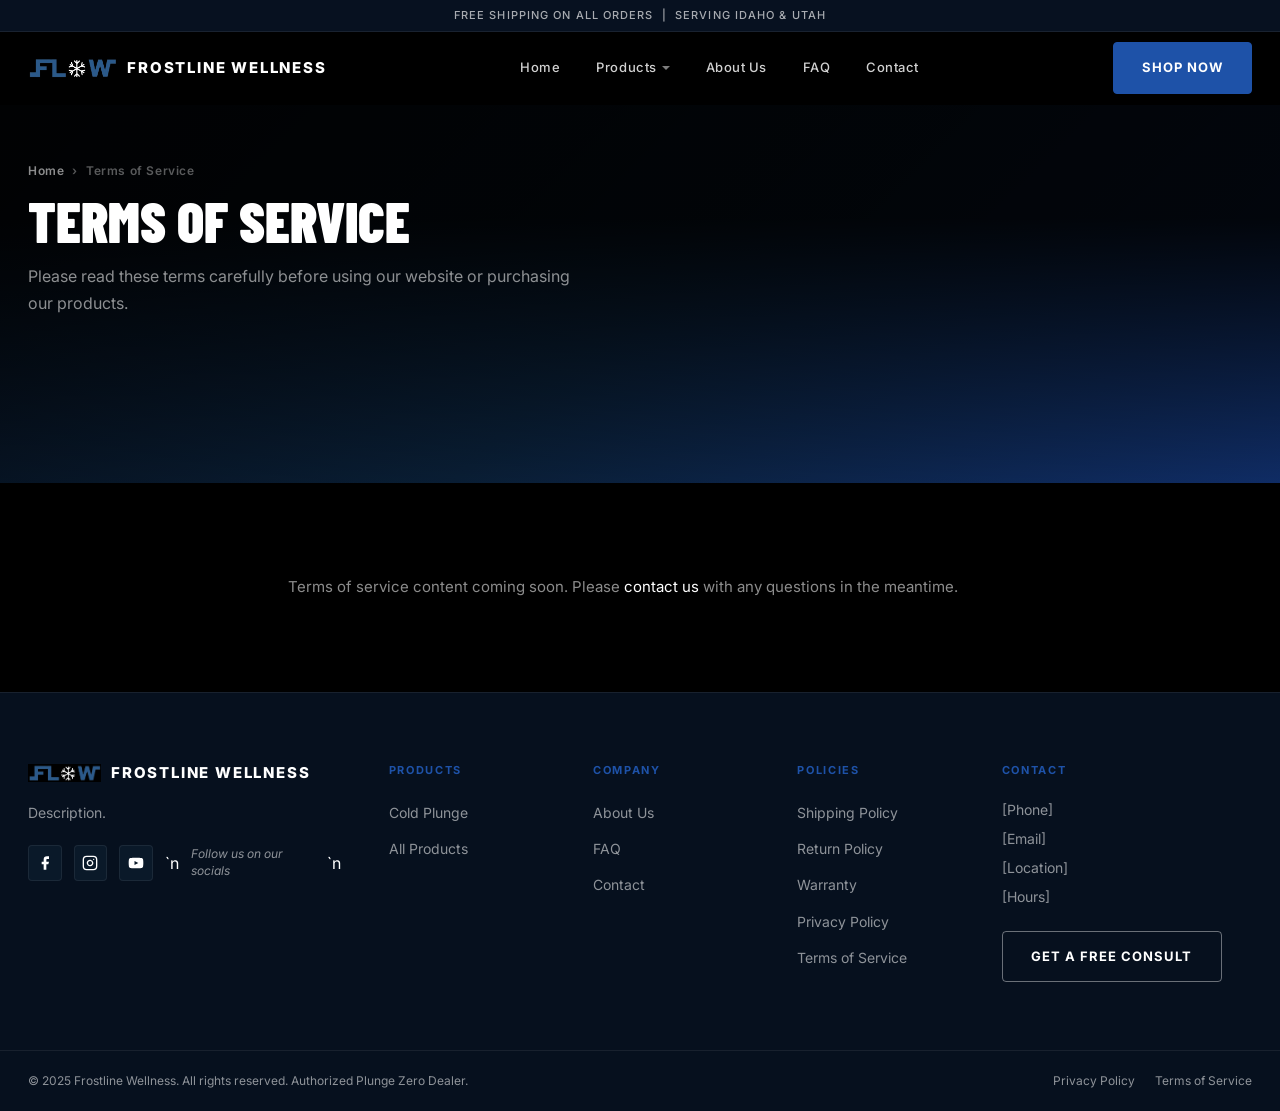
<file: terms-of-service.html>
﻿<!DOCTYPE html>
<html lang="en">
<head>
  <meta charset="UTF-8">
  <meta name="viewport" content="width=device-width, initial-scale=1.0">
  <meta name="description" content="Terms of Service &mdash; Frostline Wellness">
  <title>Terms of Service &mdash; Frostline Wellness</title>
  <link rel="stylesheet" href="styles.css">
  <link rel="preconnect" href="https://fonts.googleapis.com">
  <link rel="preconnect" href="https://fonts.gstatic.com" crossorigin>
  <link href="https://fonts.googleapis.com/css2?family=Barlow+Condensed:wght@700;900&family=Inter:wght@300;400;500;600;700;800&display=swap" rel="stylesheet">
</head>
<body>

  <div class="announcement-bar">
    <p>Free shipping on all orders &nbsp;|&nbsp; Serving Idaho &amp; Utah</p>
  </div>

  <header class="site-header" id="siteHeader">
    <nav class="nav-container">
      <a href="index.html" class="nav-logo"><img src="project%20media/IMG_3328__1_-removebg-preview.png" alt="Frostline Wellness logo"> Frostline Wellness</a>
      <ul class="nav-links">
        <li><a href="index.html">Home</a></li>
        <li class="nav-dropdown">
          <a href="cold-plunge.html">Products</a>
          <ul class="nav-dropdown-menu">
            <li><a href="residential.html">Residential</a></li>
            <li><a href="commercial.html">Commercial</a></li>
            <li><a href="cold-plunge.html">All Products</a></li>
          </ul>
        </li>
        <li><a href="about.html">About Us</a></li>
        <li><a href="faq.html">FAQ</a></li>
        <li><a href="contact.html">Contact</a></li>
      </ul>
      <div class="nav-actions">
        <a href="cold-plunge.html" class="btn btn-accent">Shop Now</a>
      </div>
      <button class="hamburger" id="hamburger" aria-label="Open menu">
        <span></span><span></span><span></span>
      </button>
    </nav>
    <div class="mobile-menu" id="mobileMenu">
      <ul>
        <li><a href="index.html">Home</a></li>
        <li><a href="cold-plunge.html">Products</a></li>
        <li class="mobile-sub"><a href="residential.html">Residential</a></li>
        <li class="mobile-sub"><a href="commercial.html">Commercial</a></li>
        <li class="mobile-sub"><a href="cold-plunge.html">All Products</a></li>
        <li><a href="about.html">About Us</a></li>
        <li><a href="faq.html">FAQ</a></li>
        <li><a href="contact.html">Contact</a></li>
      </ul>
      <div class="mobile-menu-actions">
        <a href="cold-plunge.html" class="btn btn-accent">Shop Now</a>
      </div>
    </div>
  </header>

  <main>

    <div class="page-header-simple dark-section">
      <div class="container">
        <nav class="breadcrumb breadcrumb-light" aria-label="Breadcrumb">
          <a href="index.html">Home</a>
          <span>&rsaquo;</span>
          <span>Terms of Service</span>
        </nav>
        <h1>Terms of Service</h1>
        <p>Please read these terms carefully before using our website or purchasing our products.</p>
      </div>
    </div>

    <section class="section">
      <div class="container" style="max-width:760px">
        <p style="color:var(--text-muted); font-size:15px; line-height:1.9">Terms of service content coming soon. Please <a href="contact.html" style="color:var(--white)">contact us</a> with any questions in the meantime.</p>
      </div>
    </section>

  </main>

  <footer class="site-footer">
    <div class="footer-top">
      <div class="container footer-grid">
        <div class="footer-brand">
          <div class="footer-logo"><img src="project%20media/IMG_3328__1_-removebg-preview.png" alt="Frostline Wellness logo"> Frostline Wellness</div>
          <p>Description.</p>
          <div class="footer-social">
            <a href="#" class="social-link" aria-label="Facebook"><svg width="16" height="16" viewBox="0 0 24 24" fill="currentColor" aria-hidden="true"><path d="M18 2h-3a5 5 0 0 0-5 5v3H7v4h3v8h4v-8h3l1-4h-4V7a1 1 0 0 1 1-1h3z"/></svg></a>
            <a href="#" class="social-link" aria-label="Instagram"><svg width="16" height="16" viewBox="0 0 24 24" fill="none" stroke="currentColor" stroke-width="2" stroke-linecap="round" stroke-linejoin="round" aria-hidden="true"><rect x="2" y="2" width="20" height="20" rx="5" ry="5"/><path d="M16 11.37A4 4 0 1 1 12.63 8 4 4 0 0 1 16 11.37z"/><line x1="17.5" y1="6.5" x2="17.51" y2="6.5"/></svg></a>
            <a href="#" class="social-link" aria-label="YouTube"><svg width="16" height="16" viewBox="0 0 24 24" fill="currentColor" aria-hidden="true"><path fill-rule="evenodd" d="M22.54 6.42a2.78 2.78 0 0 0-1.95-1.96C18.88 4 12 4 12 4s-6.88 0-8.59.46a2.78 2.78 0 0 0-1.95 1.96A29 29 0 0 0 1 12a29 29 0 0 0 .46 5.58A2.78 2.78 0 0 0 3.41 19.54C5.12 20 12 20 12 20s6.88 0 8.59-.46a2.78 2.78 0 0 0 1.95-1.96A29 29 0 0 0 23 12a29 29 0 0 0-.46-5.58zM9.75 8.98L15.5 12L9.75 15.02z"/></svg></a>`n            <p class="footer-social-incentive">Follow us on our socials</p>`n          </div>
        </div>
        <div class="footer-nav">
          <h4>Products</h4>
          <ul>
            <li><a href="cold-plunge.html">Cold Plunge</a></li>
            <li><a href="cold-plunge.html">All Products</a></li>
          </ul>
        </div>
        <div class="footer-nav">
          <h4>Company</h4>
          <ul>
            <li><a href="about.html">About Us</a></li>
            <li><a href="faq.html">FAQ</a></li>
            <li><a href="contact.html">Contact</a></li>
          </ul>
        </div>
        <div class="footer-nav">
          <h4>Policies</h4>
          <ul>
            <li><a href="shipping-policy.html">Shipping Policy</a></li>
            <li><a href="return-policy.html">Return Policy</a></li>
            <li><a href="warranty.html">Warranty</a></li>
            <li><a href="privacy-policy.html">Privacy Policy</a></li>
            <li><a href="terms-of-service.html">Terms of Service</a></li>
          </ul>
        </div>
        <div class="footer-contact">
          <h4>Contact</h4>
          <p>[Phone]</p>
          <p>[Email]</p>
          <p>[Location]</p>
          <p>[Hours]</p>
          <a href="contact.html" class="btn btn-outline-light" style="margin-top:16px; display:inline-block;">Get a Free Consult</a>
        </div>
      </div>
    </div>
    <div class="footer-bottom">
      <div class="container footer-bottom-inner">
        <p>&copy; 2025 Frostline Wellness. All rights reserved. Authorized Plunge Zero Dealer.</p>
        <div class="footer-bottom-links">
          <a href="privacy-policy.html">Privacy Policy</a>
          <a href="terms-of-service.html">Terms of Service</a>
        </div>
      </div>
    </div>
  </footer>

  <script src="main.js"></script>
</body>
</html>
</file>
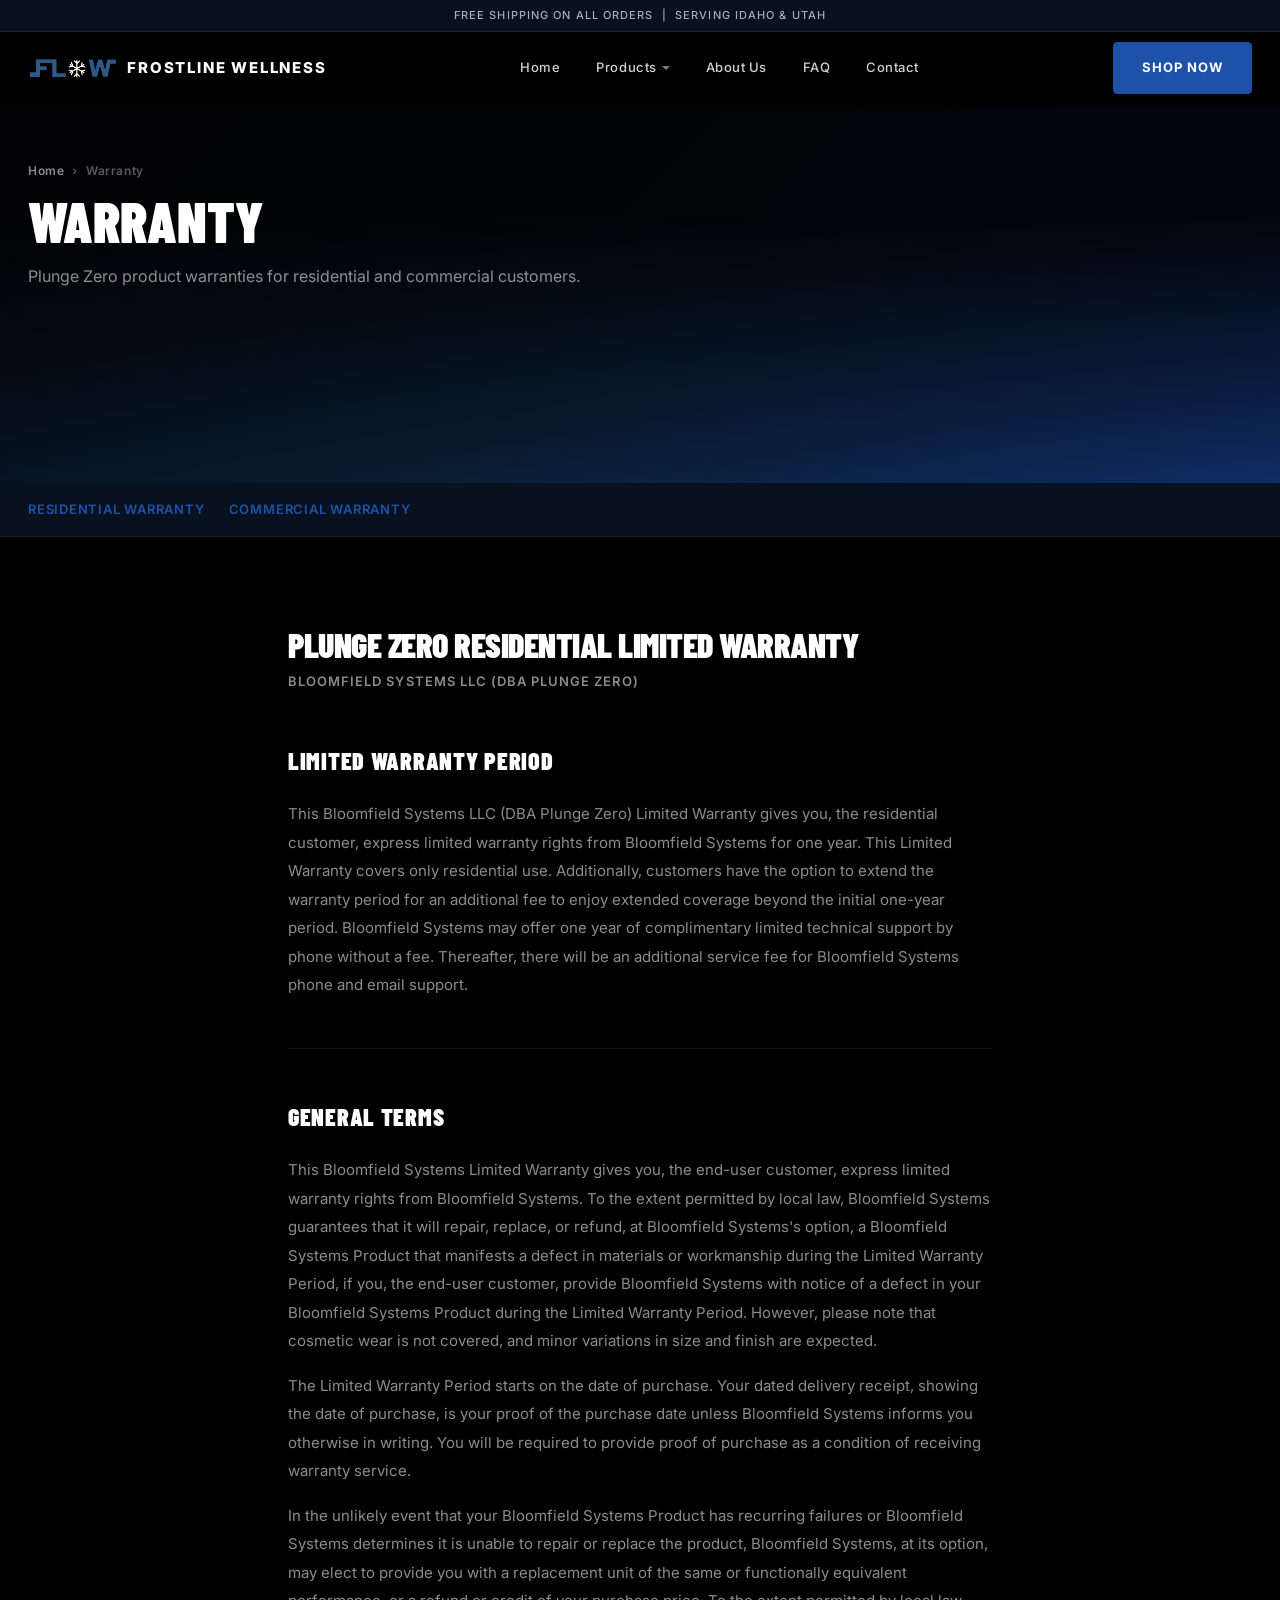
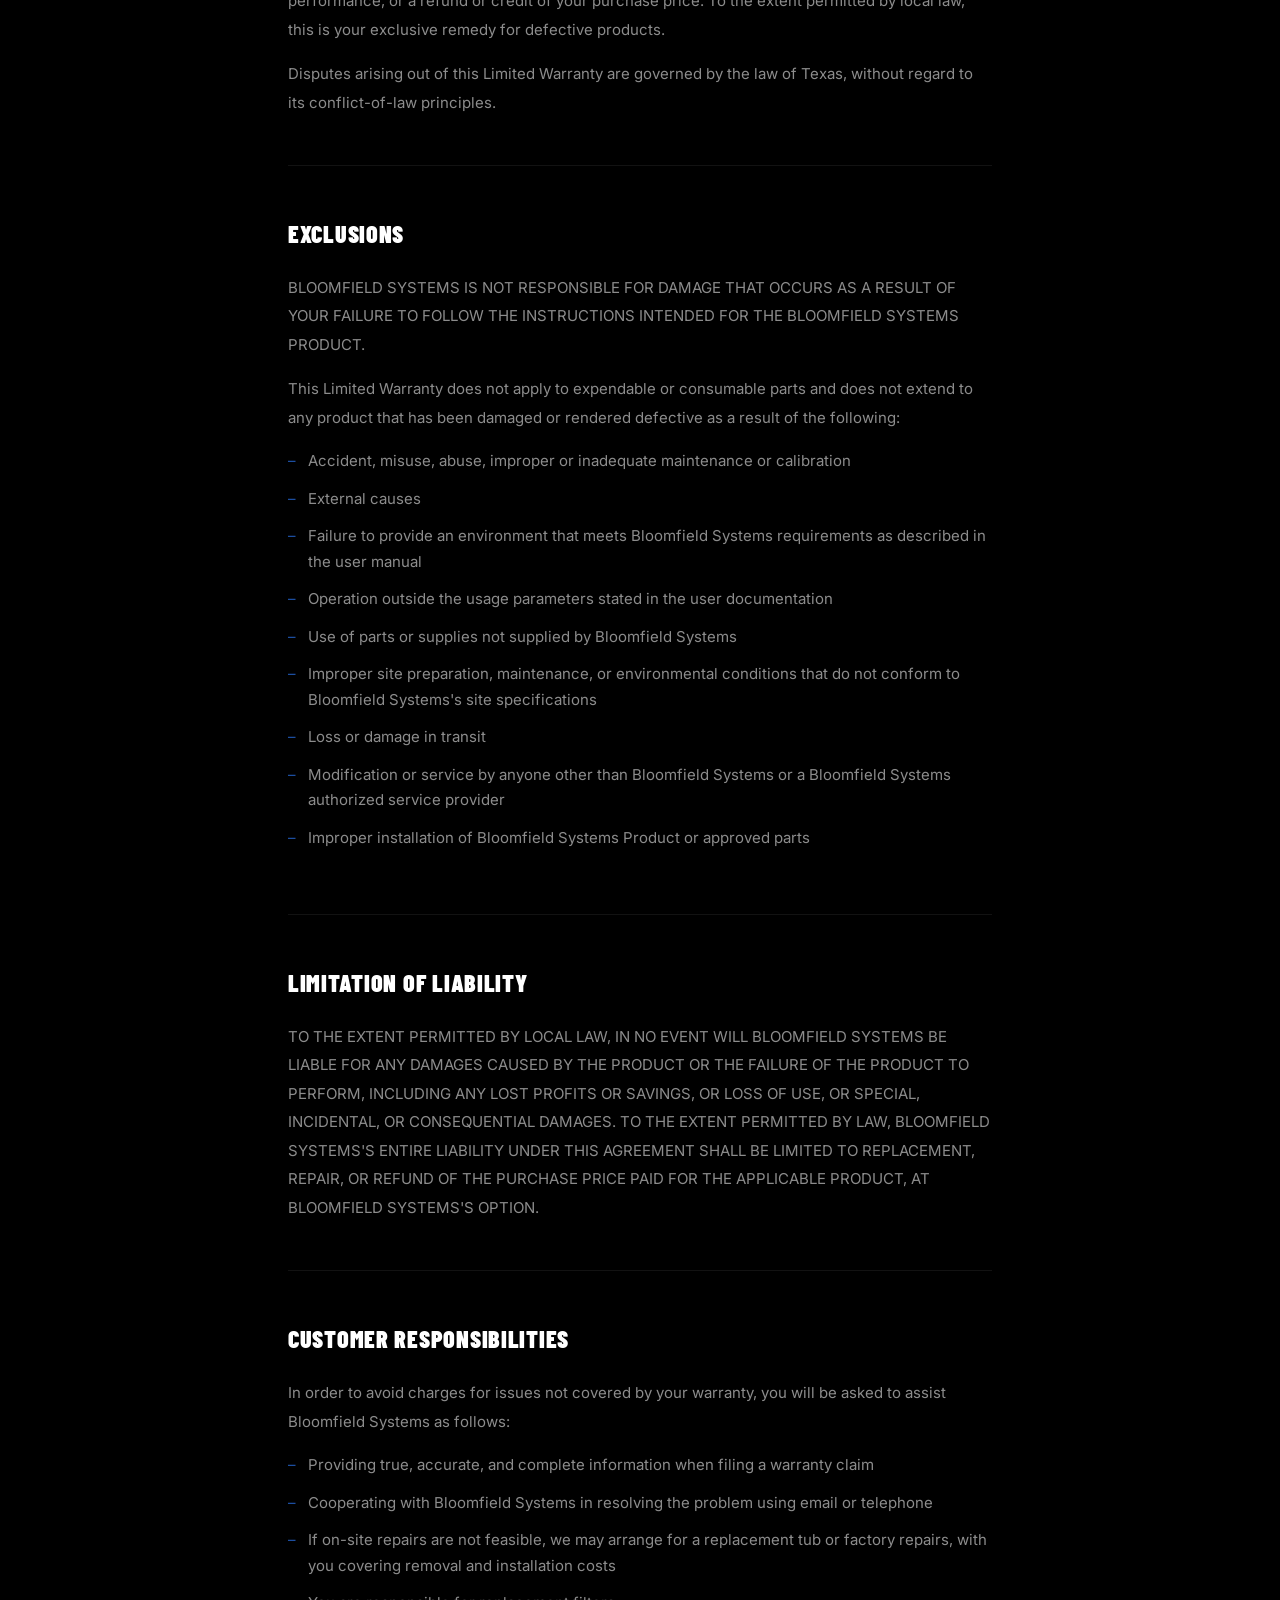
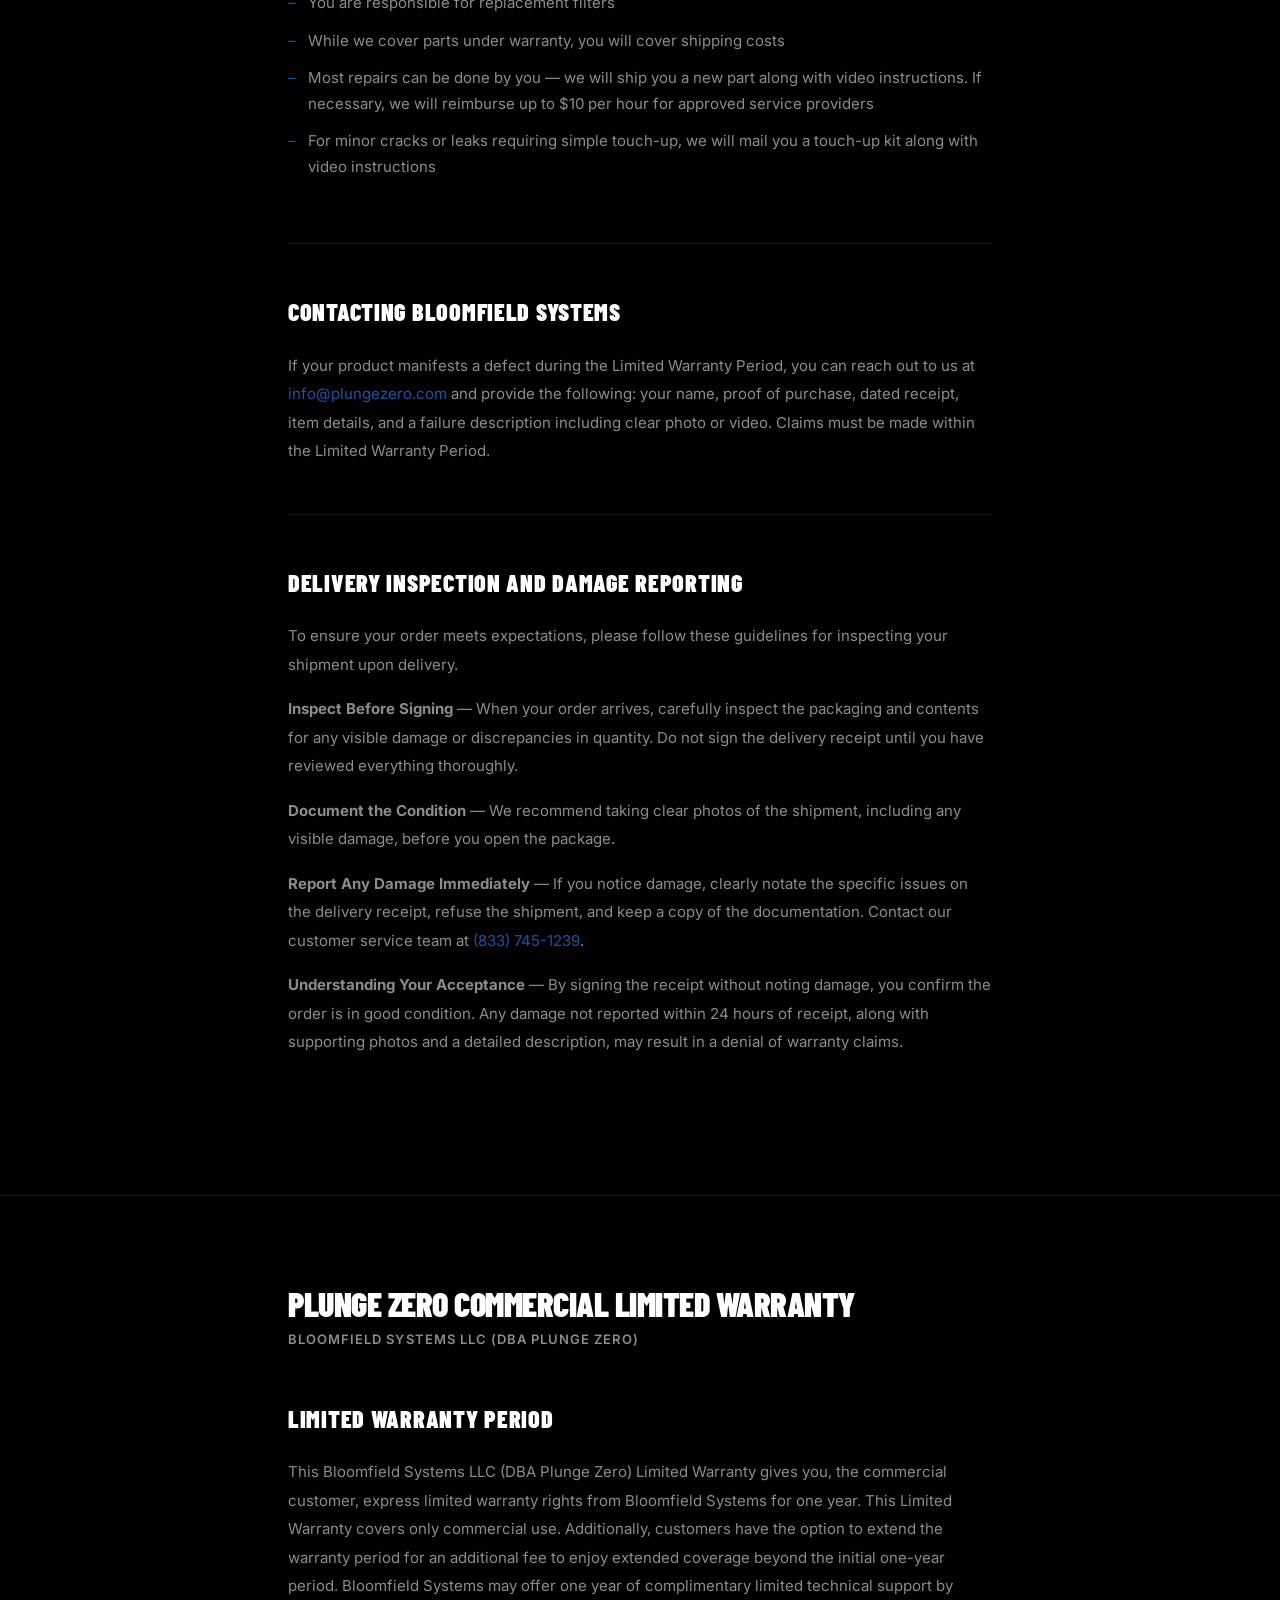
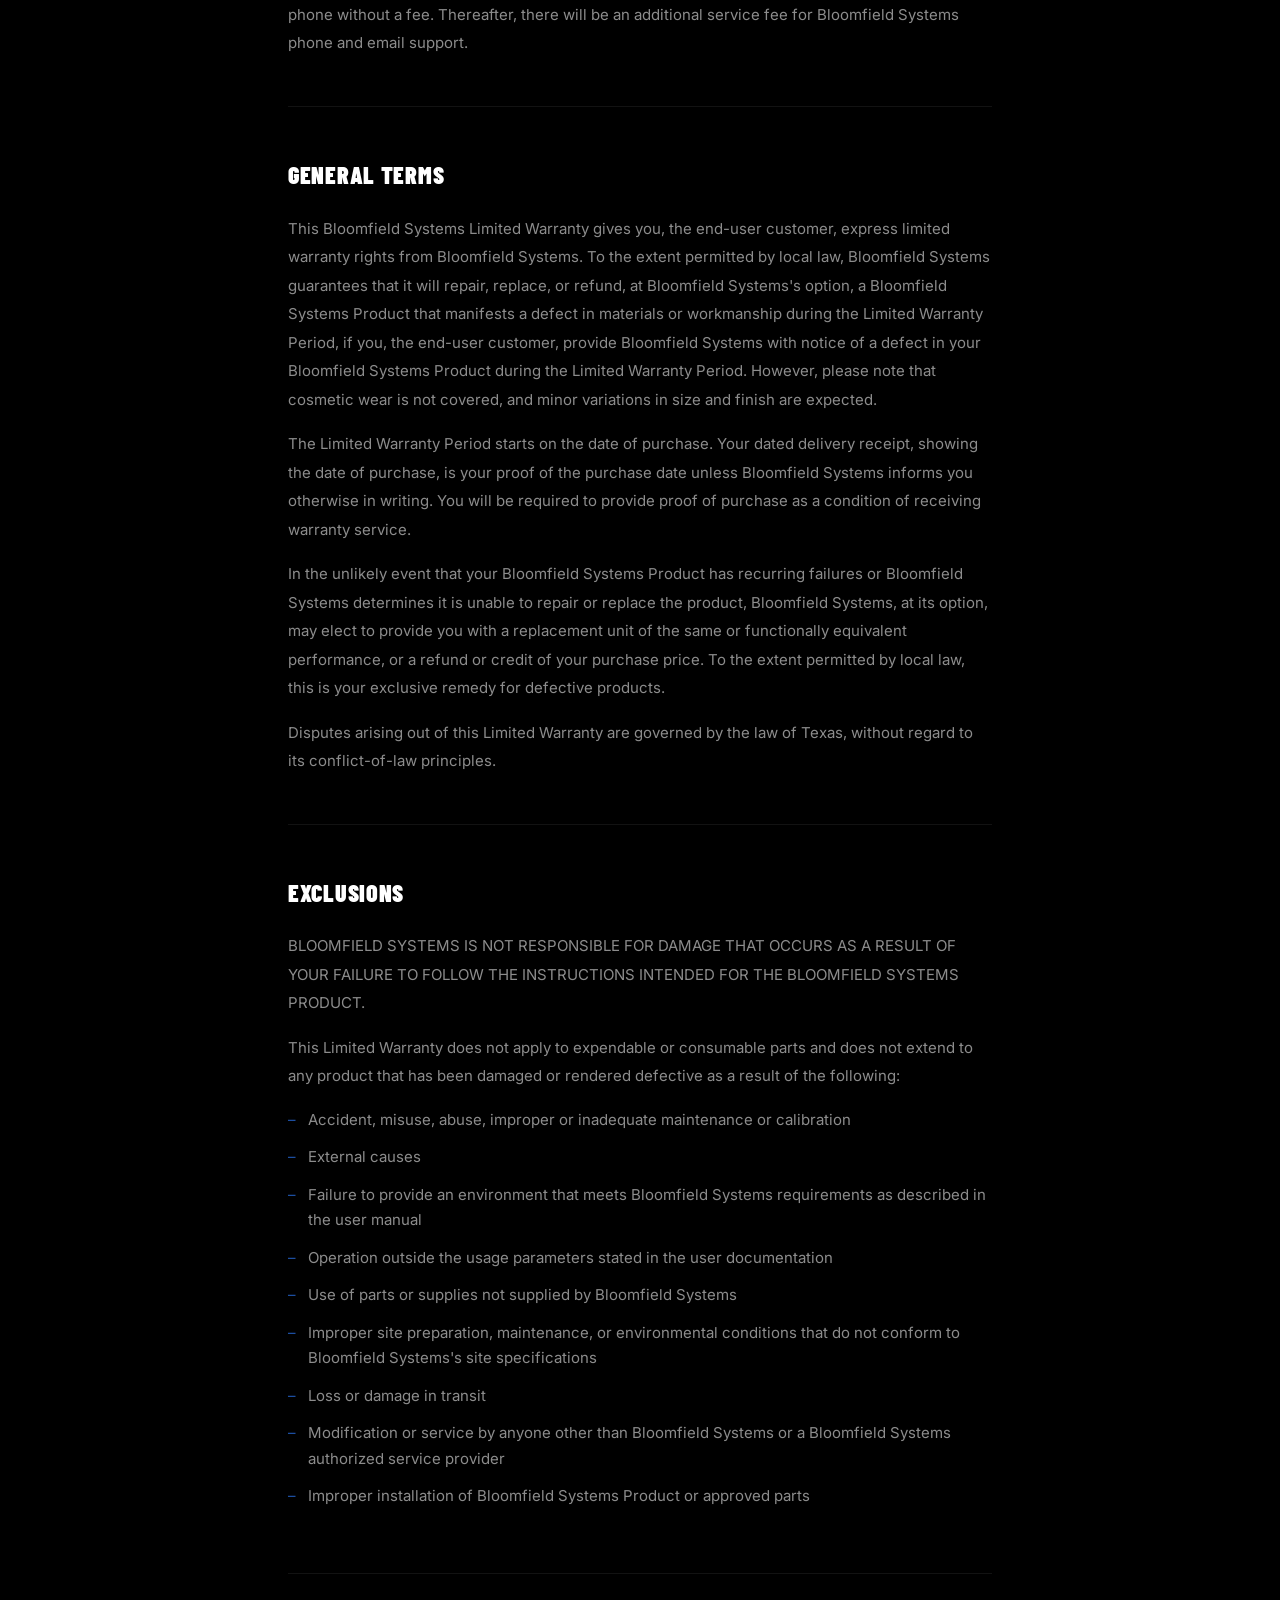
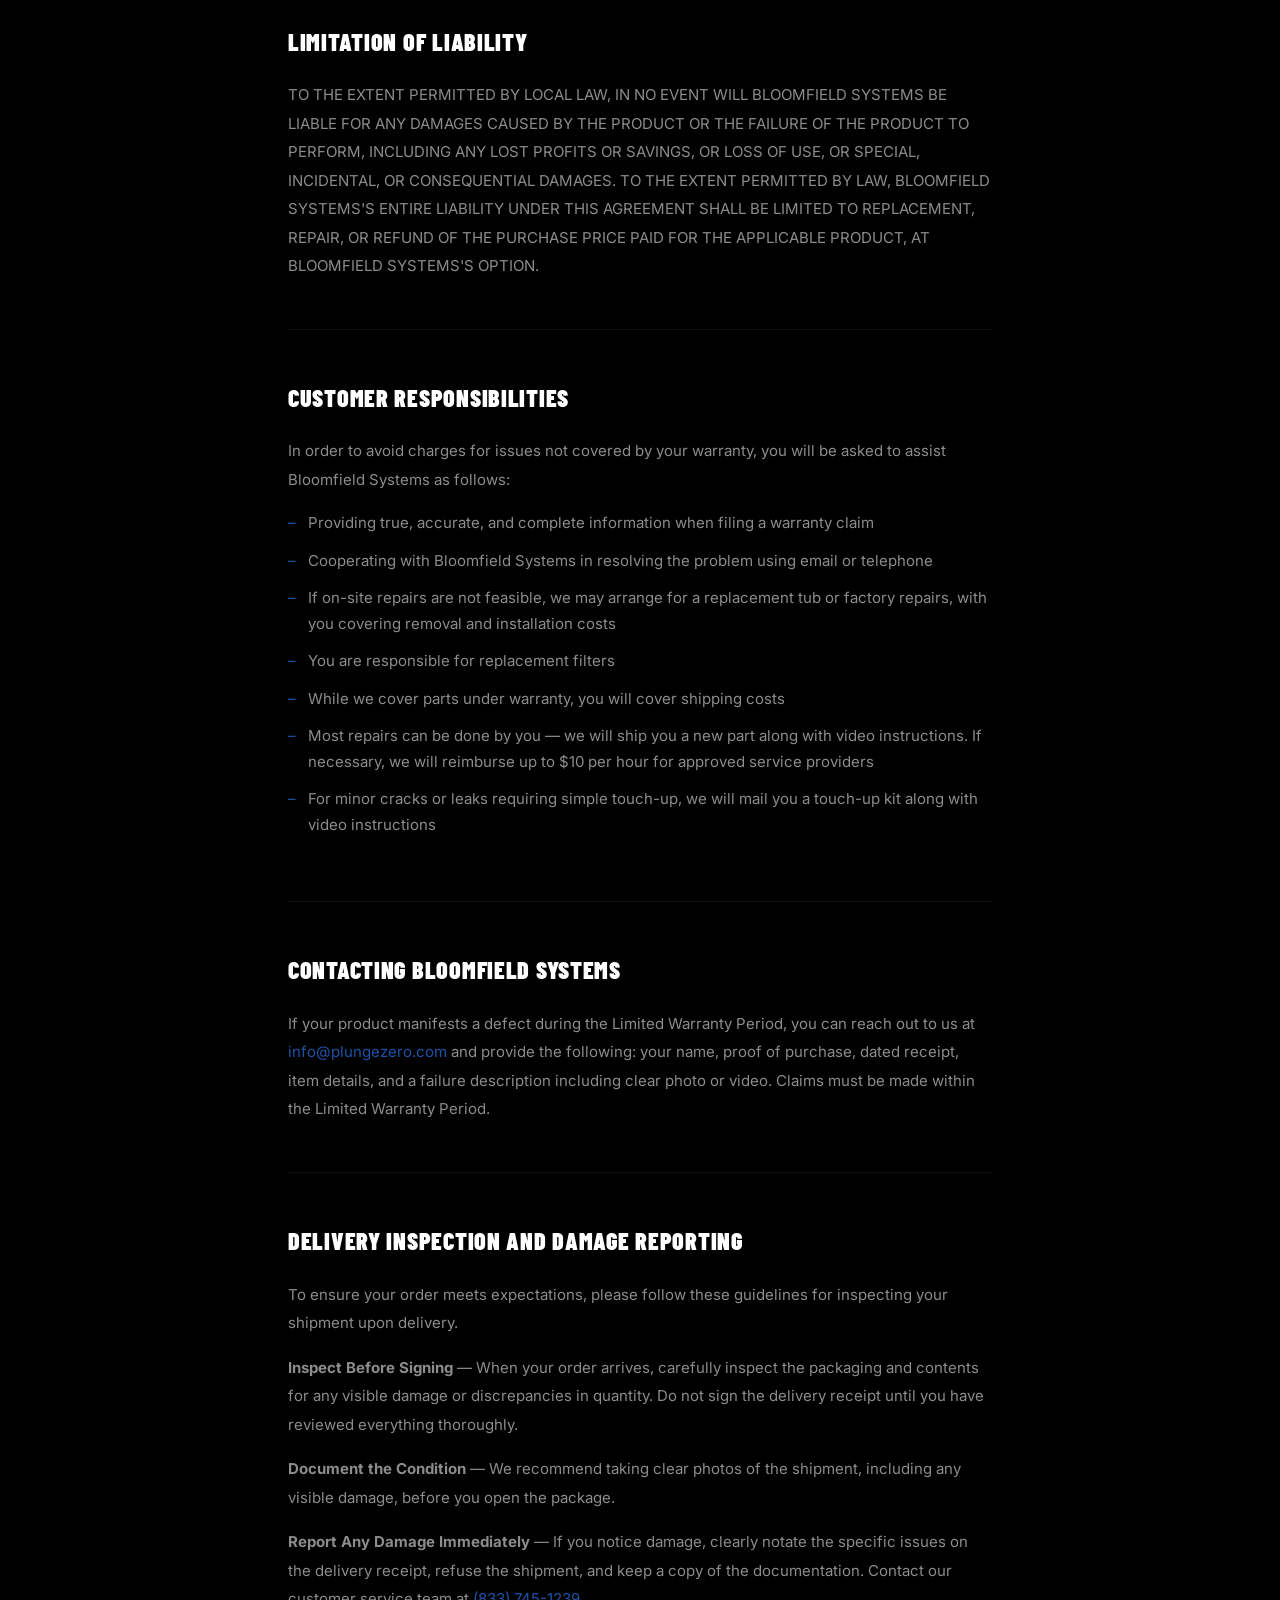
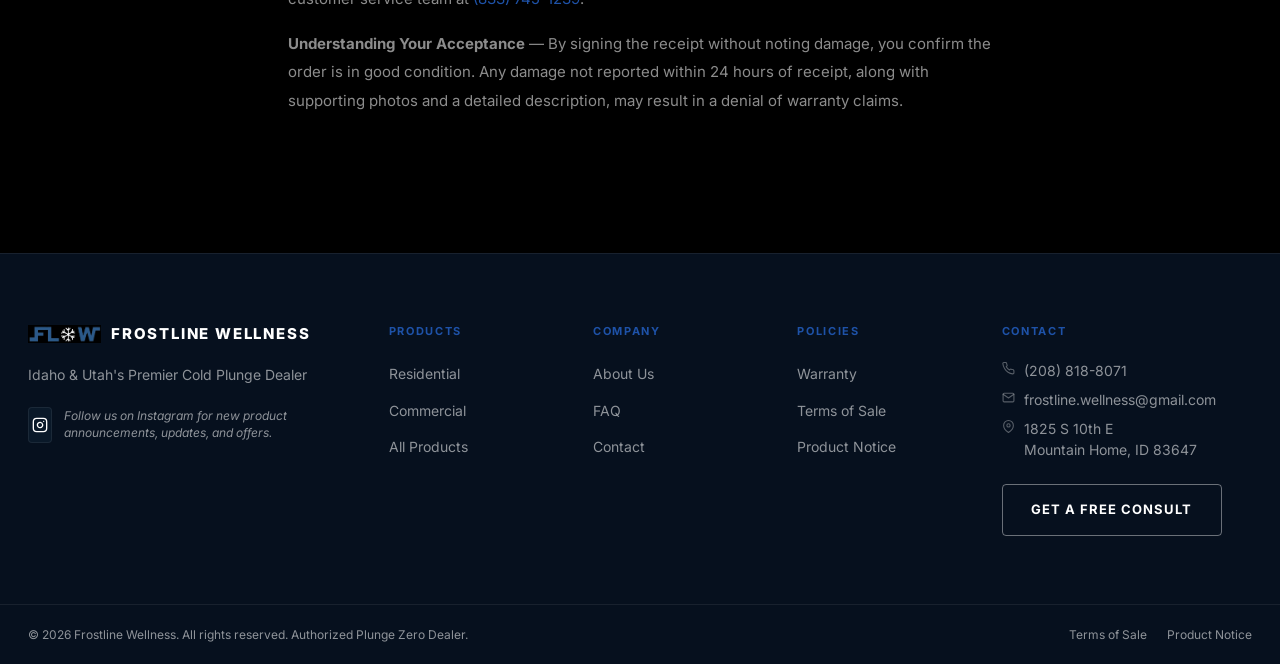
<file: warranty.html>
﻿<!DOCTYPE html>
<html lang="en">
<head>
  <meta charset="UTF-8">
  <meta name="viewport" content="width=device-width, initial-scale=1.0">
  <meta name="description" content="Warranty &mdash; Frostline Wellness">
  <title>Warranty &mdash; Frostline Wellness</title>
  <link rel="stylesheet" href="styles.css">
  <link rel="preconnect" href="https://fonts.googleapis.com">
  <link rel="preconnect" href="https://fonts.gstatic.com" crossorigin>
  <link href="https://fonts.googleapis.com/css2?family=Barlow+Condensed:wght@700;900&family=Inter:wght@300;400;500;600;700;800&display=swap" rel="stylesheet">
</head>
<body>

  <div class="announcement-bar">
    <p>Free shipping on all orders &nbsp;|&nbsp; Serving Idaho &amp; Utah</p>
  </div>

  <header class="site-header" id="siteHeader">
    <nav class="nav-container">
      <a href="index.html" class="nav-logo"><img src="project%20media/IMG_3328__1_-removebg-preview.png" alt="Frostline Wellness logo"> Frostline Wellness</a>
      <ul class="nav-links">
        <li><a href="index.html">Home</a></li>
        <li class="nav-dropdown">
          <a href="cold-plunge.html">Products</a>
          <ul class="nav-dropdown-menu">
            <li><a href="residential.html">Residential</a></li>
            <li><a href="commercial.html">Commercial</a></li>
            <li><a href="cold-plunge.html">All Products</a></li>
          </ul>
        </li>
        <li><a href="about.html">About Us</a></li>
        <li><a href="faq.html">FAQ</a></li>
        <li><a href="contact.html">Contact</a></li>
      </ul>
      <div class="nav-actions">
        <a href="cold-plunge.html" class="btn btn-accent">Shop Now</a>
      </div>
      <button class="hamburger" id="hamburger" aria-label="Open menu">
        <span></span><span></span><span></span>
      </button>
    </nav>
    <div class="mobile-menu" id="mobileMenu">
      <ul>
        <li><a href="index.html">Home</a></li>
        <li><a href="cold-plunge.html">Products</a></li>
        <li class="mobile-sub"><a href="residential.html">Residential</a></li>
        <li class="mobile-sub"><a href="commercial.html">Commercial</a></li>
        <li class="mobile-sub"><a href="cold-plunge.html">All Products</a></li>
        <li><a href="about.html">About Us</a></li>
        <li><a href="faq.html">FAQ</a></li>
        <li><a href="contact.html">Contact</a></li>
      </ul>
      <div class="mobile-menu-actions">
        <a href="cold-plunge.html" class="btn btn-accent">Shop Now</a>
      </div>
    </div>
  </header>

  <main>

    <div class="page-header-simple dark-section">
      <div class="container">
        <nav class="breadcrumb breadcrumb-light" aria-label="Breadcrumb">
          <a href="index.html">Home</a>
          <span>&rsaquo;</span>
          <span>Warranty</span>
        </nav>
        <h1>Warranty</h1>
        <p>Plunge Zero product warranties for residential and commercial customers.</p>
      </div>
    </div>

    <!-- JUMP LINKS -->
    <div style="background:var(--surface); border-bottom:0.5px solid var(--border-subtle); padding:16px 0;">
      <div class="container" style="display:flex; gap:24px; flex-wrap:wrap;">
        <a href="#residential" style="font-size:13px; font-weight:600; color:var(--accent); text-transform:uppercase; letter-spacing:0.06em;">Residential Warranty</a>
        <a href="#commercial" style="font-size:13px; font-weight:600; color:var(--accent); text-transform:uppercase; letter-spacing:0.06em;">Commercial Warranty</a>
      </div>
    </div>

    <!-- RESIDENTIAL WARRANTY -->
    <section class="section" id="residential">
      <div class="container policy-content">
        <h2 style="font-size:clamp(22px,3vw,34px); margin-bottom:8px;">Plunge Zero Residential Limited Warranty</h2>
        <p style="color:var(--text-muted); font-size:13px; margin-bottom:48px; text-transform:uppercase; letter-spacing:0.08em; font-weight:600;">Bloomfield Systems LLC (DBA Plunge Zero)</p>

        <div class="policy-section">
          <h3>Limited Warranty Period</h3>
          <p>This Bloomfield Systems LLC (DBA Plunge Zero) Limited Warranty gives you, the residential customer, express limited warranty rights from Bloomfield Systems for one year. This Limited Warranty covers only residential use. Additionally, customers have the option to extend the warranty period for an additional fee to enjoy extended coverage beyond the initial one-year period. Bloomfield Systems may offer one year of complimentary limited technical support by phone without a fee. Thereafter, there will be an additional service fee for Bloomfield Systems phone and email support.</p>
        </div>

        <div class="policy-section">
          <h3>General Terms</h3>
          <p>This Bloomfield Systems Limited Warranty gives you, the end-user customer, express limited warranty rights from Bloomfield Systems. To the extent permitted by local law, Bloomfield Systems guarantees that it will repair, replace, or refund, at Bloomfield Systems's option, a Bloomfield Systems Product that manifests a defect in materials or workmanship during the Limited Warranty Period, if you, the end-user customer, provide Bloomfield Systems with notice of a defect in your Bloomfield Systems Product during the Limited Warranty Period. However, please note that cosmetic wear is not covered, and minor variations in size and finish are expected.</p>
          <p>The Limited Warranty Period starts on the date of purchase. Your dated delivery receipt, showing the date of purchase, is your proof of the purchase date unless Bloomfield Systems informs you otherwise in writing. You will be required to provide proof of purchase as a condition of receiving warranty service.</p>
          <p>In the unlikely event that your Bloomfield Systems Product has recurring failures or Bloomfield Systems determines it is unable to repair or replace the product, Bloomfield Systems, at its option, may elect to provide you with a replacement unit of the same or functionally equivalent performance, or a refund or credit of your purchase price. To the extent permitted by local law, this is your exclusive remedy for defective products.</p>
          <p>Disputes arising out of this Limited Warranty are governed by the law of Texas, without regard to its conflict-of-law principles.</p>
        </div>

        <div class="policy-section">
          <h3>Exclusions</h3>
          <p>BLOOMFIELD SYSTEMS IS NOT RESPONSIBLE FOR DAMAGE THAT OCCURS AS A RESULT OF YOUR FAILURE TO FOLLOW THE INSTRUCTIONS INTENDED FOR THE BLOOMFIELD SYSTEMS PRODUCT.</p>
          <p>This Limited Warranty does not apply to expendable or consumable parts and does not extend to any product that has been damaged or rendered defective as a result of the following:</p>
          <ul class="policy-list">
            <li>Accident, misuse, abuse, improper or inadequate maintenance or calibration</li>
            <li>External causes</li>
            <li>Failure to provide an environment that meets Bloomfield Systems requirements as described in the user manual</li>
            <li>Operation outside the usage parameters stated in the user documentation</li>
            <li>Use of parts or supplies not supplied by Bloomfield Systems</li>
            <li>Improper site preparation, maintenance, or environmental conditions that do not conform to Bloomfield Systems's site specifications</li>
            <li>Loss or damage in transit</li>
            <li>Modification or service by anyone other than Bloomfield Systems or a Bloomfield Systems authorized service provider</li>
            <li>Improper installation of Bloomfield Systems Product or approved parts</li>
          </ul>
        </div>

        <div class="policy-section">
          <h3>Limitation of Liability</h3>
          <p>TO THE EXTENT PERMITTED BY LOCAL LAW, IN NO EVENT WILL BLOOMFIELD SYSTEMS BE LIABLE FOR ANY DAMAGES CAUSED BY THE PRODUCT OR THE FAILURE OF THE PRODUCT TO PERFORM, INCLUDING ANY LOST PROFITS OR SAVINGS, OR LOSS OF USE, OR SPECIAL, INCIDENTAL, OR CONSEQUENTIAL DAMAGES. TO THE EXTENT PERMITTED BY LAW, BLOOMFIELD SYSTEMS'S ENTIRE LIABILITY UNDER THIS AGREEMENT SHALL BE LIMITED TO REPLACEMENT, REPAIR, OR REFUND OF THE PURCHASE PRICE PAID FOR THE APPLICABLE PRODUCT, AT BLOOMFIELD SYSTEMS'S OPTION.</p>
        </div>

        <div class="policy-section">
          <h3>Customer Responsibilities</h3>
          <p>In order to avoid charges for issues not covered by your warranty, you will be asked to assist Bloomfield Systems as follows:</p>
          <ul class="policy-list">
            <li>Providing true, accurate, and complete information when filing a warranty claim</li>
            <li>Cooperating with Bloomfield Systems in resolving the problem using email or telephone</li>
            <li>If on-site repairs are not feasible, we may arrange for a replacement tub or factory repairs, with you covering removal and installation costs</li>
            <li>You are responsible for replacement filters</li>
            <li>While we cover parts under warranty, you will cover shipping costs</li>
            <li>Most repairs can be done by you &mdash; we will ship you a new part along with video instructions. If necessary, we will reimburse up to $10 per hour for approved service providers</li>
            <li>For minor cracks or leaks requiring simple touch-up, we will mail you a touch-up kit along with video instructions</li>
          </ul>
        </div>

        <div class="policy-section">
          <h3>Contacting Bloomfield Systems</h3>
          <p>If your product manifests a defect during the Limited Warranty Period, you can reach out to us at <a href="mailto:info@plungezero.com">info@plungezero.com</a> and provide the following: your name, proof of purchase, dated receipt, item details, and a failure description including clear photo or video. Claims must be made within the Limited Warranty Period.</p>
        </div>

        <div class="policy-section">
          <h3>Delivery Inspection and Damage Reporting</h3>
          <p>To ensure your order meets expectations, please follow these guidelines for inspecting your shipment upon delivery.</p>
          <p><strong>Inspect Before Signing</strong> &mdash; When your order arrives, carefully inspect the packaging and contents for any visible damage or discrepancies in quantity. Do not sign the delivery receipt until you have reviewed everything thoroughly.</p>
          <p><strong>Document the Condition</strong> &mdash; We recommend taking clear photos of the shipment, including any visible damage, before you open the package.</p>
          <p><strong>Report Any Damage Immediately</strong> &mdash; If you notice damage, clearly notate the specific issues on the delivery receipt, refuse the shipment, and keep a copy of the documentation. Contact our customer service team at <a href="tel:8337451239">(833) 745-1239</a>.</p>
          <p><strong>Understanding Your Acceptance</strong> &mdash; By signing the receipt without noting damage, you confirm the order is in good condition. Any damage not reported within 24 hours of receipt, along with supporting photos and a detailed description, may result in a denial of warranty claims.</p>
        </div>
      </div>
    </section>

    <div style="border-top:0.5px solid var(--border-subtle);"></div>

    <!-- COMMERCIAL WARRANTY -->
    <section class="section" id="commercial">
      <div class="container policy-content">
        <h2 style="font-size:clamp(22px,3vw,34px); margin-bottom:8px;">Plunge Zero Commercial Limited Warranty</h2>
        <p style="color:var(--text-muted); font-size:13px; margin-bottom:48px; text-transform:uppercase; letter-spacing:0.08em; font-weight:600;">Bloomfield Systems LLC (DBA Plunge Zero)</p>

        <div class="policy-section">
          <h3>Limited Warranty Period</h3>
          <p>This Bloomfield Systems LLC (DBA Plunge Zero) Limited Warranty gives you, the commercial customer, express limited warranty rights from Bloomfield Systems for one year. This Limited Warranty covers only commercial use. Additionally, customers have the option to extend the warranty period for an additional fee to enjoy extended coverage beyond the initial one-year period. Bloomfield Systems may offer one year of complimentary limited technical support by phone without a fee. Thereafter, there will be an additional service fee for Bloomfield Systems phone and email support.</p>
        </div>

        <div class="policy-section">
          <h3>General Terms</h3>
          <p>This Bloomfield Systems Limited Warranty gives you, the end-user customer, express limited warranty rights from Bloomfield Systems. To the extent permitted by local law, Bloomfield Systems guarantees that it will repair, replace, or refund, at Bloomfield Systems's option, a Bloomfield Systems Product that manifests a defect in materials or workmanship during the Limited Warranty Period, if you, the end-user customer, provide Bloomfield Systems with notice of a defect in your Bloomfield Systems Product during the Limited Warranty Period. However, please note that cosmetic wear is not covered, and minor variations in size and finish are expected.</p>
          <p>The Limited Warranty Period starts on the date of purchase. Your dated delivery receipt, showing the date of purchase, is your proof of the purchase date unless Bloomfield Systems informs you otherwise in writing. You will be required to provide proof of purchase as a condition of receiving warranty service.</p>
          <p>In the unlikely event that your Bloomfield Systems Product has recurring failures or Bloomfield Systems determines it is unable to repair or replace the product, Bloomfield Systems, at its option, may elect to provide you with a replacement unit of the same or functionally equivalent performance, or a refund or credit of your purchase price. To the extent permitted by local law, this is your exclusive remedy for defective products.</p>
          <p>Disputes arising out of this Limited Warranty are governed by the law of Texas, without regard to its conflict-of-law principles.</p>
        </div>

        <div class="policy-section">
          <h3>Exclusions</h3>
          <p>BLOOMFIELD SYSTEMS IS NOT RESPONSIBLE FOR DAMAGE THAT OCCURS AS A RESULT OF YOUR FAILURE TO FOLLOW THE INSTRUCTIONS INTENDED FOR THE BLOOMFIELD SYSTEMS PRODUCT.</p>
          <p>This Limited Warranty does not apply to expendable or consumable parts and does not extend to any product that has been damaged or rendered defective as a result of the following:</p>
          <ul class="policy-list">
            <li>Accident, misuse, abuse, improper or inadequate maintenance or calibration</li>
            <li>External causes</li>
            <li>Failure to provide an environment that meets Bloomfield Systems requirements as described in the user manual</li>
            <li>Operation outside the usage parameters stated in the user documentation</li>
            <li>Use of parts or supplies not supplied by Bloomfield Systems</li>
            <li>Improper site preparation, maintenance, or environmental conditions that do not conform to Bloomfield Systems's site specifications</li>
            <li>Loss or damage in transit</li>
            <li>Modification or service by anyone other than Bloomfield Systems or a Bloomfield Systems authorized service provider</li>
            <li>Improper installation of Bloomfield Systems Product or approved parts</li>
          </ul>
        </div>

        <div class="policy-section">
          <h3>Limitation of Liability</h3>
          <p>TO THE EXTENT PERMITTED BY LOCAL LAW, IN NO EVENT WILL BLOOMFIELD SYSTEMS BE LIABLE FOR ANY DAMAGES CAUSED BY THE PRODUCT OR THE FAILURE OF THE PRODUCT TO PERFORM, INCLUDING ANY LOST PROFITS OR SAVINGS, OR LOSS OF USE, OR SPECIAL, INCIDENTAL, OR CONSEQUENTIAL DAMAGES. TO THE EXTENT PERMITTED BY LAW, BLOOMFIELD SYSTEMS'S ENTIRE LIABILITY UNDER THIS AGREEMENT SHALL BE LIMITED TO REPLACEMENT, REPAIR, OR REFUND OF THE PURCHASE PRICE PAID FOR THE APPLICABLE PRODUCT, AT BLOOMFIELD SYSTEMS'S OPTION.</p>
        </div>

        <div class="policy-section">
          <h3>Customer Responsibilities</h3>
          <p>In order to avoid charges for issues not covered by your warranty, you will be asked to assist Bloomfield Systems as follows:</p>
          <ul class="policy-list">
            <li>Providing true, accurate, and complete information when filing a warranty claim</li>
            <li>Cooperating with Bloomfield Systems in resolving the problem using email or telephone</li>
            <li>If on-site repairs are not feasible, we may arrange for a replacement tub or factory repairs, with you covering removal and installation costs</li>
            <li>You are responsible for replacement filters</li>
            <li>While we cover parts under warranty, you will cover shipping costs</li>
            <li>Most repairs can be done by you &mdash; we will ship you a new part along with video instructions. If necessary, we will reimburse up to $10 per hour for approved service providers</li>
            <li>For minor cracks or leaks requiring simple touch-up, we will mail you a touch-up kit along with video instructions</li>
          </ul>
        </div>

        <div class="policy-section">
          <h3>Contacting Bloomfield Systems</h3>
          <p>If your product manifests a defect during the Limited Warranty Period, you can reach out to us at <a href="mailto:info@plungezero.com">info@plungezero.com</a> and provide the following: your name, proof of purchase, dated receipt, item details, and a failure description including clear photo or video. Claims must be made within the Limited Warranty Period.</p>
        </div>

        <div class="policy-section">
          <h3>Delivery Inspection and Damage Reporting</h3>
          <p>To ensure your order meets expectations, please follow these guidelines for inspecting your shipment upon delivery.</p>
          <p><strong>Inspect Before Signing</strong> &mdash; When your order arrives, carefully inspect the packaging and contents for any visible damage or discrepancies in quantity. Do not sign the delivery receipt until you have reviewed everything thoroughly.</p>
          <p><strong>Document the Condition</strong> &mdash; We recommend taking clear photos of the shipment, including any visible damage, before you open the package.</p>
          <p><strong>Report Any Damage Immediately</strong> &mdash; If you notice damage, clearly notate the specific issues on the delivery receipt, refuse the shipment, and keep a copy of the documentation. Contact our customer service team at <a href="tel:8337451239">(833) 745-1239</a>.</p>
          <p><strong>Understanding Your Acceptance</strong> &mdash; By signing the receipt without noting damage, you confirm the order is in good condition. Any damage not reported within 24 hours of receipt, along with supporting photos and a detailed description, may result in a denial of warranty claims.</p>
        </div>
      </div>
    </section>

  </main>

  <footer class="site-footer">
    <div class="footer-top">
      <div class="container footer-grid">
        <div class="footer-brand">
          <div class="footer-logo"><img src="project%20media/IMG_3328__1_-removebg-preview.png" alt="Frostline Wellness logo"> Frostline Wellness</div>
          <p>Idaho &amp; Utah's Premier Cold Plunge Dealer</p>
          <div class="footer-social">
            <a href="https://www.instagram.com/frostline.wellness" class="social-link" target="_blank" rel="noopener" aria-label="Instagram"><svg width="16" height="16" viewBox="0 0 24 24" fill="none" stroke="currentColor" stroke-width="2" stroke-linecap="round" stroke-linejoin="round" aria-hidden="true"><rect x="2" y="2" width="20" height="20" rx="5" ry="5"/><path d="M16 11.37A4 4 0 1 1 12.63 8 4 4 0 0 1 16 11.37z"/><line x1="17.5" y1="6.5" x2="17.51" y2="6.5"/></svg></a>
            <p class="footer-social-incentive">Follow us on Instagram for new product announcements, updates, and offers.</p>
          </div>
        </div>
        <div class="footer-nav">
          <h4>Products</h4>
          <ul>
            <li><a href="residential.html">Residential</a></li>
            <li><a href="commercial.html">Commercial</a></li>
            <li><a href="cold-plunge.html">All Products</a></li>
          </ul>
        </div>
        <div class="footer-nav">
          <h4>Company</h4>
          <ul>
            <li><a href="about.html">About Us</a></li>
            <li><a href="faq.html">FAQ</a></li>
            <li><a href="contact.html">Contact</a></li>
          </ul>
        </div>
        <div class="footer-nav">
          <h4>Policies</h4>
          <ul>
            <li><a href="warranty.html">Warranty</a></li>
            <li><a href="terms-of-sale.html">Terms of Sale</a></li>
            <li><a href="product-notice.html">Product Notice</a></li>
          </ul>
        </div>
        <div class="footer-contact">
          <h4>Contact</h4>
          <p class="footer-contact-item"><svg width="13" height="13" viewBox="0 0 24 24" fill="none" stroke="currentColor" stroke-width="2" stroke-linecap="round" stroke-linejoin="round" aria-hidden="true"><path d="M22 16.92v3a2 2 0 0 1-2.18 2 19.79 19.79 0 0 1-8.63-3.07A19.5 19.5 0 0 1 4.69 12a19.79 19.79 0 0 1-3.07-8.67A2 2 0 0 1 3.6 1h3a2 2 0 0 1 2 1.72c.127.96.361 1.903.7 2.81a2 2 0 0 1-.45 2.11L7.91 8.6a16 16 0 0 0 6 6l.91-.91a2 2 0 0 1 2.11-.45c.907.339 1.85.573 2.81.7A2 2 0 0 1 21.72 16z"/></svg><a href="tel:2088188071">(208) 818-8071</a></p>
          <p class="footer-contact-item"><svg width="13" height="13" viewBox="0 0 24 24" fill="none" stroke="currentColor" stroke-width="2" stroke-linecap="round" stroke-linejoin="round" aria-hidden="true"><path d="M4 4h16c1.1 0 2 .9 2 2v12c0 1.1-.9 2-2 2H4c-1.1 0-2-.9-2-2V6c0-1.1.9-2 2-2z"/><polyline points="22,6 12,13 2,6"/></svg><a href="mailto:frostline.wellness@gmail.com">frostline.wellness@gmail.com</a></p>
          <p class="footer-contact-item footer-contact-address"><svg width="13" height="13" viewBox="0 0 24 24" fill="none" stroke="currentColor" stroke-width="2" stroke-linecap="round" stroke-linejoin="round" aria-hidden="true"><path d="M21 10c0 7-9 13-9 13s-9-6-9-13a9 9 0 0 1 18 0z"/><circle cx="12" cy="10" r="3"/></svg><span>1825 S 10th E<br>Mountain Home, ID 83647</span></p>
          <a href="contact.html" class="btn btn-outline-light" style="margin-top:16px; display:inline-block;">Get a Free Consult</a>
        </div>
      </div>
    </div>
    <div class="footer-bottom">
      <div class="container footer-bottom-inner">
        <p>&copy; 2026 Frostline Wellness. All rights reserved. Authorized Plunge Zero Dealer.</p>
        <div class="footer-bottom-links">
          <a href="terms-of-sale.html">Terms of Sale</a>
          <a href="product-notice.html">Product Notice</a>
        </div>
      </div>
    </div>
  </footer>

  <script src="main.js"></script>
</body>
</html>
</file>
<file: styles.css>
/* ============================================================
   FROSTLINE WELLNESS — Dark Premium Design
   Palette: #000 / #0a0a0a / #111 / #fff / #00E0FF
   Fonts: Barlow Condensed (display) + Inter (body)
   Border-radius: 4px max
============================================================ */

/* ---- VARIABLES -------------------------------------------- */
:root {
  --black:         #000000;
  --near-black:    #06101e;
  --card-bg:       #0a1929;
  --surface:       #071120;
  --white:         #ffffff;
  --accent:        #1e52a8;
  --accent-dark:   #163f90;
  --text-muted:    rgba(255,255,255,0.55);
  --text-dim:      rgba(255,255,255,0.82);
  --border-subtle: rgba(255,255,255,0.07);
  --border-faint:  rgba(255,255,255,0.10);
  --font-display:  'Barlow Condensed', sans-serif;
  --font-body:     'Inter', sans-serif;
  --header-h:      72px;
  --max-w:         1280px;
  --section-v:     90px;
  --radius:        4px;
  --ease:          0.2s ease;
}

/* ---- RESET ------------------------------------------------ */
*, *::before, *::after { box-sizing: border-box; margin: 0; padding: 0; }
html { scroll-behavior: smooth; }
body {
  font-family: var(--font-body);
  background: var(--black);
  color: var(--white);
  line-height: 1.65;
  font-size: 16px;
}
img { max-width: 100%; display: block; }
a { text-decoration: none; color: inherit; }
ul { list-style: none; }
button { font-family: var(--font-body); cursor: pointer; }
h1, h2, h3, h4, h5, h6 { font-family: var(--font-display); }

/* ---- UTILITY ---------------------------------------------- */
.container {
  max-width: var(--max-w);
  margin: 0 auto;
  padding: 0 28px;
}

.section { padding: var(--section-v) 0; }

.dark-section {
  background-color: var(--surface);
  color: var(--white);
}

.section-label {
  display: block;
  font-family: var(--font-body);
  font-size: 11px;
  font-weight: 700;
  letter-spacing: 0.15em;
  text-transform: uppercase;
  color: var(--accent);
  margin-bottom: 14px;
}

.section-label.light { color: var(--accent); }

h2 {
  font-size: clamp(28px, 3.5vw, 46px);
  font-weight: 900;
  line-height: 1.05;
  letter-spacing: -0.5px;
  margin-bottom: 48px;
  text-transform: uppercase;
}

.section-cta {
  text-align: center;
  margin-top: 52px;
}

/* ---- BUTTONS ---------------------------------------------- */
.btn {
  display: inline-block;
  padding: 14px 28px;
  font-family: var(--font-body);
  font-size: 13px;
  font-weight: 700;
  letter-spacing: 0.08em;
  text-transform: uppercase;
  border-radius: var(--radius);
  border: 1px solid transparent;
  cursor: pointer;
  transition: all var(--ease);
  white-space: nowrap;
  text-align: center;
}

.btn-primary,
.btn-accent {
  background: var(--accent);
  color: var(--white);
  border-color: var(--accent);
}
.btn-primary:hover,
.btn-accent:hover {
  background: var(--accent-dark);
  border-color: var(--accent-dark);
}

.btn-outline {
  background: transparent;
  color: var(--white);
  border-color: rgba(255,255,255,0.4);
}
.btn-outline:hover {
  background: rgba(255,255,255,0.08);
  border-color: rgba(255,255,255,0.6);
}

.btn-outline-light {
  background: transparent;
  color: var(--white);
  border-color: rgba(255,255,255,0.4);
}
.btn-outline-light:hover {
  background: rgba(255,255,255,0.08);
  border-color: rgba(255,255,255,0.6);
}

.btn-outline-hero {
  background: transparent;
  color: var(--white);
  border-color: rgba(255,255,255,0.4);
}
.btn-outline-hero:hover {
  background: rgba(255,255,255,0.08);
  border-color: rgba(255,255,255,0.6);
}

.btn-ghost {
  background: transparent;
  color: var(--text-dim);
  border-color: transparent;
}
.btn-ghost:hover { color: var(--white); }

.btn-dark {
  background: var(--card-bg);
  color: var(--white);
  border-color: var(--border-faint);
}
.btn-dark:hover { background: #1a1a1a; }

.btn-large {
  padding: 16px 36px;
  font-size: 13px;
}

/* ---- PLACEHOLDER BLOCKS ----------------------------------- */
.hero-bg-placeholder,
.img-placeholder,
.category-img-placeholder,
.product-img-placeholder,
.blog-img-placeholder,
.reviewer-avatar,
.brand-logo-placeholder,
.popup-img-placeholder {
  background-color: #1a1a1a;
  display: flex;
  align-items: center;
  justify-content: center;
  color: #555;
  font-size: 12px;
  text-align: center;
  padding: 8px;
  line-height: 1.4;
  border: 1px solid var(--border-subtle);
}

/* ---- ANNOUNCEMENT BAR ------------------------------------ */
.announcement-bar {
  background: var(--surface);
  border-bottom: 0.5px solid var(--border-subtle);
  height: 32px;
  display: flex;
  align-items: center;
  justify-content: center;
  padding: 0 20px;
}

.announcement-bar p {
  font-family: var(--font-body);
  font-size: 11px;
  font-weight: 500;
  letter-spacing: 0.1em;
  text-transform: uppercase;
  color: rgba(255,255,255,0.65);
}

/* ---- HEADER ----------------------------------------------- */
.site-header {
  position: sticky;
  top: 0;
  z-index: 200;
  background: transparent;
  border-bottom: 0.5px solid transparent;
  transition: background var(--ease), border-color var(--ease);
}

.site-header.scrolled {
  background: var(--near-black);
  border-bottom-color: rgba(255,255,255,0.1);
}

.nav-container {
  max-width: var(--max-w);
  margin: 0 auto;
  padding: 0 28px;
  height: var(--header-h);
  display: flex;
  align-items: center;
  justify-content: space-between;
  gap: 20px;
}

.nav-logo {
  font-family: var(--font-body);
  font-size: 15px;
  font-weight: 800;
  letter-spacing: 0.12em;
  text-transform: uppercase;
  color: var(--white);
  flex-shrink: 0;
  display: inline-flex;
  align-items: center;
  gap: 10px;
}

.nav-logo img {
  height: 22px;
  width: auto;
  display: block;
}

.nav-links {
  display: flex;
  gap: 36px;
  align-items: center;
}

.nav-links > li {
  display: flex;
  align-items: center;
}

.nav-links a {
  font-family: var(--font-body);
  font-size: 13px;
  font-weight: 500;
  letter-spacing: 0.04em;
  color: var(--text-dim);
  transition: color var(--ease);
}
.nav-links a:hover { color: var(--white); }

.nav-actions {
  display: flex;
  gap: 12px;
  align-items: center;
  flex-shrink: 0;
}

/* Hamburger */
.hamburger {
  display: none;
  flex-direction: column;
  gap: 5px;
  background: none;
  border: none;
  cursor: pointer;
  padding: 6px;
  flex-shrink: 0;
}
.hamburger span {
  display: block;
  width: 24px;
  height: 2px;
  background: var(--white);
  transition: transform var(--ease), opacity var(--ease);
}
.hamburger.open span:nth-child(1) { transform: translateY(7px) rotate(45deg); }
.hamburger.open span:nth-child(2) { opacity: 0; }
.hamburger.open span:nth-child(3) { transform: translateY(-7px) rotate(-45deg); }

/* Mobile Menu */
.mobile-menu {
  display: none;
  flex-direction: column;
  background: var(--near-black);
  border-top: 0.5px solid var(--border-faint);
  overflow: hidden;
  max-height: 0;
  transition: max-height 0.35s ease;
}
.mobile-menu.open {
  display: flex;
  max-height: 600px;
}
.mobile-menu ul { display: flex; flex-direction: column; }
.mobile-menu ul li a {
  display: block;
  padding: 16px 28px;
  font-family: var(--font-body);
  font-size: 14px;
  font-weight: 600;
  letter-spacing: 0.05em;
  text-transform: uppercase;
  color: var(--text-dim);
  border-bottom: 0.5px solid var(--border-subtle);
  transition: color var(--ease), background var(--ease);
}
.mobile-menu ul li a:hover {
  background: var(--card-bg);
  color: var(--white);
}
.mobile-menu-actions {
  display: flex;
  gap: 12px;
  padding: 20px 28px;
  flex-wrap: wrap;
}

/* ---- HERO ------------------------------------------------- */
.hero {
  min-height: 100vh;
  display: flex;
  align-items: center;
  justify-content: center;
  text-align: center;
  background: var(--black);
  overflow: hidden;
}

.hero-content {
  max-width: 760px;
  width: 100%;
  padding: 80px 28px;
  color: var(--white);
}

.hero-eyebrow {
  display: block;
  font-family: var(--font-body);
  font-size: 11px;
  font-weight: 700;
  letter-spacing: 0.15em;
  text-transform: uppercase;
  color: var(--accent);
  margin-bottom: 28px;
}

.hero h1 {
  font-family: var(--font-display);
  font-size: clamp(42px, 10vw, 120px);
  font-weight: 900;
  line-height: 0.95;
  text-transform: uppercase;
  letter-spacing: -0.02em;
  margin-bottom: 28px;
  color: var(--white);
}

.accent-text { color: var(--white); }

.hero-subtext {
  font-family: var(--font-body);
  font-size: 17px;
  font-weight: 400;
  color: var(--text-muted);
  margin-bottom: 44px;
  max-width: 480px;
  margin-left: auto;
  margin-right: auto;
  line-height: 1.75;
}

.hero-ctas {
  display: flex;
  gap: 14px;
  flex-wrap: wrap;
  justify-content: center;
}

.hero-label {
  display: block;
  font-size: 11px;
  font-weight: 700;
  letter-spacing: 0.15em;
  text-transform: uppercase;
  color: var(--accent);
  margin-bottom: 20px;
}

/* ---- TRUST BAR ------------------------------------------- */
.trust-bar {
  background: var(--surface);
  border-bottom: 0.5px solid var(--border-subtle);
  padding: 18px 0;
}

.trust-bar-inner {
  max-width: var(--max-w);
  margin: 0 auto;
  padding: 0 28px;
  display: flex;
  justify-content: center;
  gap: 48px;
  flex-wrap: wrap;
}

.trust-item {
  display: flex;
  align-items: center;
  gap: 8px;
  font-family: var(--font-body);
  font-size: 12px;
  font-weight: 600;
  letter-spacing: 0.05em;
  text-transform: uppercase;
  color: var(--text-dim);
}

.trust-icon {
  color: var(--accent);
  font-size: 14px;
  font-weight: 900;
}

/* ---- CATEGORIES ------------------------------------------ */
.categories-grid {
  display: grid;
  grid-template-columns: repeat(3, 1fr);
  gap: 16px;
}

.categories-grid-2col {
  display: grid;
  grid-template-columns: repeat(2, 1fr);
  gap: 24px;
}

.category-card {
  background: var(--card-bg);
  border: 0.5px solid var(--border-subtle);
  border-radius: var(--radius);
  overflow: hidden;
  transition: transform var(--ease), box-shadow var(--ease);
}
.category-card:hover {
  transform: translateY(-4px);
  box-shadow: 0 12px 32px rgba(0,0,0,0.5);
}

.category-img-placeholder {
  width: 100%;
  aspect-ratio: 4 / 3;
}

.category-card-body { padding: 24px; }
.category-card-body h3 {
  font-size: 20px;
  font-weight: 900;
  margin-bottom: 10px;
  color: var(--white);
  text-transform: uppercase;
}
.category-card-body p {
  font-size: 14px;
  color: var(--text-muted);
  margin-bottom: 20px;
  line-height: 1.65;
}

/* ---- VALUE PROPOSITION ----------------------------------- */
.value-prop-grid {
  display: grid;
  grid-template-columns: 1fr 1fr;
  gap: 80px;
  align-items: center;
}

.value-prop-text h2 { color: var(--white); }
.value-prop-text p {
  color: var(--text-muted);
  margin-bottom: 18px;
  font-size: 16px;
  line-height: 1.8;
}
.value-prop-text p:last-of-type { margin-bottom: 36px; }

.img-placeholder.tall {
  width: 100%;
  aspect-ratio: 3 / 4;
}

/* ---- FEATURED PRODUCTS ----------------------------------- */
.products-grid {
  display: grid;
  grid-template-columns: repeat(3, 1fr);
  gap: 16px;
}

.product-card {
  background: var(--card-bg);
  border: 0.5px solid var(--border-subtle);
  border-radius: var(--radius);
  overflow: hidden;
  position: relative;
  transition: transform var(--ease), box-shadow var(--ease);
}
.product-card:hover {
  transform: translateY(-4px);
  box-shadow: 0 16px 40px rgba(0,0,0,0.6);
}

.product-img-placeholder {
  width: 100%;
  aspect-ratio: 1 / 1;
}

.product-info { padding: 22px; }

.product-brand {
  display: block;
  font-family: var(--font-body);
  font-size: 10px;
  font-weight: 700;
  letter-spacing: 0.2em;
  text-transform: uppercase;
  color: var(--accent);
  margin-bottom: 6px;
}

.product-name {
  font-family: var(--font-display);
  font-size: 20px;
  font-weight: 900;
  margin-bottom: 8px;
  line-height: 1.15;
  color: var(--white);
  text-transform: uppercase;
}

.product-desc {
  font-family: var(--font-body);
  font-size: 14px;
  color: var(--text-muted);
  margin-bottom: 18px;
  line-height: 1.6;
}

.product-footer {
  display: flex;
  align-items: center;
  justify-content: space-between;
  gap: 12px;
}

.product-price {
  font-family: var(--font-display);
  font-size: 24px;
  font-weight: 900;
  color: var(--white);
}

/* ---- BRANDS ---------------------------------------------- */
.brands {
  background: var(--surface);
  text-align: center;
}

.brands h2 { text-align: center; }

.brands-grid {
  display: flex;
  align-items: center;
  justify-content: center;
  gap: 24px;
  flex-wrap: wrap;
}

.brand-logo-placeholder {
  width: 140px;
  height: 60px;
  font-size: 11px;
  border-radius: var(--radius);
}

/* ---- WHY US ---------------------------------------------- */
.why-us h2 { color: var(--white); }

.why-us-grid {
  display: grid;
  grid-template-columns: repeat(4, 1fr);
  gap: 36px;
}

.why-card {
  border-left: 2px solid var(--accent);
  padding-left: 20px;
}

.why-icon {
  font-size: 22px;
  color: var(--accent);
  margin-bottom: 12px;
  font-weight: 700;
}

.why-card h3 {
  font-size: 18px;
  font-weight: 900;
  margin-bottom: 10px;
  color: var(--white);
}

.why-card p {
  font-size: 14px;
  color: var(--text-muted);
  line-height: 1.7;
}

/* ---- TESTIMONIALS ---------------------------------------- */
.testimonials-grid {
  display: grid;
  grid-template-columns: repeat(3, 1fr);
  gap: 16px;
}

.testimonial-card {
  background: var(--card-bg);
  border: 0.5px solid var(--border-subtle);
  border-radius: var(--radius);
  padding: 32px;
  transition: box-shadow var(--ease);
}
.testimonial-card:hover { box-shadow: 0 8px 24px rgba(0,0,0,0.5); }

.stars {
  font-size: 16px;
  color: var(--accent);
  letter-spacing: 3px;
  margin-bottom: 16px;
}

.testimonial-card > p {
  font-size: 15px;
  line-height: 1.75;
  color: var(--text-muted);
  margin-bottom: 24px;
  font-style: italic;
}

.reviewer {
  display: flex;
  align-items: center;
  gap: 12px;
}

.reviewer-avatar {
  width: 48px;
  height: 48px;
  border-radius: 50%;
  flex-shrink: 0;
  font-size: 10px;
}

.reviewer strong {
  display: block;
  font-size: 14px;
  font-weight: 700;
  color: var(--white);
}

.reviewer span {
  font-size: 12px;
  color: var(--text-muted);
}

/* ---- FINANCING BANNER ------------------------------------ */
.financing-banner {
  background: var(--card-bg);
  border-top: 0.5px solid var(--border-subtle);
  border-bottom: 0.5px solid var(--border-subtle);
  padding: 16px 0;
  text-align: center;
}

.financing-banner p {
  font-family: var(--font-body);
  font-size: 13px;
  font-weight: 500;
  letter-spacing: 0.03em;
  color: var(--text-dim);
}

.financing-banner a {
  color: var(--accent);
  transition: opacity var(--ease);
}
.financing-banner a:hover { opacity: 0.75; }

/* ---- BLOG ------------------------------------------------ */
.blog-grid {
  display: grid;
  grid-template-columns: repeat(3, 1fr);
  gap: 16px;
}

.blog-card {
  background: var(--card-bg);
  border: 0.5px solid var(--border-subtle);
  border-radius: var(--radius);
  overflow: hidden;
  transition: transform var(--ease), box-shadow var(--ease);
}
.blog-card:hover {
  transform: translateY(-4px);
  box-shadow: 0 12px 32px rgba(0,0,0,0.6);
}

.blog-img-placeholder {
  width: 100%;
  aspect-ratio: 16 / 9;
}

.blog-content { padding: 24px; }

.blog-category {
  display: block;
  font-family: var(--font-body);
  font-size: 10px;
  font-weight: 700;
  letter-spacing: 0.15em;
  text-transform: uppercase;
  color: var(--accent);
  margin-bottom: 8px;
}

.blog-card h3 {
  font-size: 20px;
  font-weight: 900;
  margin-bottom: 10px;
  line-height: 1.2;
  color: var(--white);
  text-transform: uppercase;
}

.blog-card p {
  font-size: 14px;
  color: var(--text-muted);
  margin-bottom: 16px;
  line-height: 1.65;
}

.read-more {
  font-family: var(--font-body);
  font-size: 12px;
  font-weight: 700;
  letter-spacing: 0.08em;
  color: var(--accent);
  text-transform: uppercase;
  transition: opacity var(--ease);
}
.read-more:hover { opacity: 0.7; }

/* ---- FAQ ------------------------------------------------- */
.faq-container { max-width: 820px; }
.faq h2 { color: var(--white); }

.faq-list { border-top: 0.5px solid var(--border-faint); }
.faq-item { border-bottom: 0.5px solid var(--border-faint); }

.faq-question {
  width: 100%;
  text-align: left;
  background: none;
  border: none;
  padding: 22px 0;
  font-family: var(--font-body);
  font-size: 15px;
  font-weight: 600;
  color: var(--white);
  cursor: pointer;
  display: flex;
  justify-content: space-between;
  align-items: center;
  gap: 16px;
  line-height: 1.4;
  transition: color var(--ease);
}
.faq-question:hover { color: var(--accent); }
.faq-question.open { color: var(--accent); }

.faq-question::after {
  content: '';
  flex-shrink: 0;
  width: 28px;
  height: 28px;
  border: 1px solid var(--border-faint);
  border-radius: var(--radius);
  background-color: rgba(255,255,255,0.08);
  background-image:
    linear-gradient(currentColor, currentColor),
    linear-gradient(currentColor, currentColor);
  background-size: 12px 1.5px, 1.5px 12px;
  background-position: center, center;
  background-repeat: no-repeat;
  transition: background-size 0.3s ease;
}
.faq-question.open::after {
  background-size: 12px 1.5px, 1.5px 0;
}

.faq-answer {
  max-height: 0;
  overflow: hidden;
  transition: max-height 0.4s ease, padding 0.3s ease;
}
.faq-answer.open {
  max-height: 400px;
  padding-bottom: 22px;
}

.faq-answer p {
  font-size: 15px;
  color: var(--text-muted);
  line-height: 1.8;
}

/* ---- EMAIL CAPTURE --------------------------------------- */
.email-capture {
  background: var(--card-bg);
  border-top: 0.5px solid var(--border-subtle);
  border-bottom: 0.5px solid var(--border-subtle);
  color: var(--white);
}

.email-capture-inner {
  display: flex;
  align-items: center;
  justify-content: space-between;
  gap: 48px;
  flex-wrap: wrap;
}

.email-capture-text { flex: 1 1 320px; }
.email-capture-text h2 {
  font-size: clamp(22px, 2.8vw, 36px);
  font-weight: 900;
  margin-bottom: 8px;
  color: var(--white);
  text-transform: uppercase;
}
.email-capture-text p {
  font-size: 15px;
  color: var(--text-muted);
  line-height: 1.65;
}

.email-form { display: flex; flex: 0 0 auto; }

.email-input {
  padding: 16px 20px;
  font-family: var(--font-body);
  font-size: 14px;
  outline: none;
  width: 300px;
  background: rgba(255,255,255,0.06);
  color: var(--white);
  border: 1px solid var(--border-faint);
  border-right: none;
  border-radius: var(--radius) 0 0 var(--radius);
}
.email-input::placeholder { color: rgba(255,255,255,0.35); }

/* ---- FOOTER ---------------------------------------------- */
.site-footer {
  background: var(--near-black);
  color: var(--white);
  border-top: 0.5px solid var(--border-subtle);
}

.footer-top {
  padding: 68px 0;
  border-bottom: 0.5px solid var(--border-subtle);
}

.footer-grid {
  display: grid;
  grid-template-columns: 2fr 1fr 1fr 1fr 1.6fr;
  gap: 48px;
  align-items: start;
}

.footer-logo {
  font-family: var(--font-body);
  font-size: 15px;
  font-weight: 800;
  letter-spacing: 0.12em;
  text-transform: uppercase;
  color: var(--white);
  margin-bottom: 16px;
  display: flex;
  align-items: center;
  gap: 10px;
}

.footer-logo img {
  height: 18px;
  width: auto;
  display: block;
}

.footer-brand > p {
  font-size: 14px;
  color: var(--text-muted);
  line-height: 1.7;
  margin-bottom: 20px;
}

.footer-social {
  display: flex;
  align-items: center;
  gap: 12px;
  margin-bottom: 20px;
}

.social-link {
  width: 36px;
  height: 36px;
  background: var(--card-bg);
  border: 0.5px solid var(--border-subtle);
  color: var(--white);
  font-size: 11px;
  font-weight: 800;
  display: flex;
  align-items: center;
  justify-content: center;
  border-radius: var(--radius);
  transition: background var(--ease), border-color var(--ease), color var(--ease);
}
.social-link:hover {
  background: var(--accent);
  color: var(--black);
  border-color: var(--accent);
}

.footer-social-incentive {
  font-size: 12px;
  color: var(--text-muted);
  font-style: italic;
  margin-bottom: 0;
  line-height: 1.4;
}

.footer-nav h4 {
  font-family: var(--font-body);
  font-size: 11px;
  font-weight: 700;
  letter-spacing: 0.15em;
  text-transform: uppercase;
  margin-bottom: 20px;
  color: var(--accent);
}

.footer-nav ul {
  display: flex;
  flex-direction: column;
  gap: 10px;
}

.footer-nav a {
  font-size: 14px;
  color: var(--text-muted);
  transition: color var(--ease);
}
.footer-nav a:hover { color: var(--white); }

.footer-contact h4 {
  font-family: var(--font-body);
  font-size: 11px;
  font-weight: 700;
  letter-spacing: 0.15em;
  text-transform: uppercase;
  margin-bottom: 20px;
  color: var(--accent);
}

.footer-contact p {
  font-size: 14px;
  color: var(--text-muted);
  margin-bottom: 8px;
  line-height: 1.5;
}

.footer-bottom { padding: 20px 0; }

.footer-bottom-inner {
  display: flex;
  align-items: center;
  justify-content: space-between;
  flex-wrap: wrap;
  gap: 10px;
}

.footer-bottom p {
  font-size: 12px;
  color: var(--text-muted);
}

.footer-bottom-links { display: flex; gap: 20px; }

.footer-bottom-links a {
  font-size: 12px;
  color: var(--text-muted);
  transition: color var(--ease);
}
.footer-bottom-links a:hover { color: var(--white); }

/* ---- EMAIL POPUP ----------------------------------------- */
.popup-overlay {
  position: fixed;
  inset: 0;
  background: rgba(0,0,0,0.85);
  z-index: 1000;
  display: flex;
  align-items: center;
  justify-content: center;
  padding: 24px;
  opacity: 0;
  pointer-events: none;
  transition: opacity 0.4s ease;
}

.popup-overlay.visible {
  opacity: 1;
  pointer-events: all;
}

.popup {
  background: var(--card-bg);
  border: 0.5px solid var(--border-faint);
  border-radius: var(--radius);
  max-width: 560px;
  width: 100%;
  position: relative;
  display: grid;
  grid-template-columns: 1fr 1fr;
  overflow: hidden;
  transform: translateY(24px);
  transition: transform 0.4s ease;
}

.popup-overlay.visible .popup { transform: translateY(0); }

.popup-close {
  position: absolute;
  top: 12px;
  right: 14px;
  background: none;
  border: none;
  font-size: 22px;
  cursor: pointer;
  color: var(--white);
  z-index: 2;
  font-weight: 400;
  line-height: 1;
  transition: opacity var(--ease);
}
.popup-close:hover { opacity: 0.6; }

.popup-img-placeholder {
  width: 100%;
  min-height: 340px;
  font-size: 11px;
}

.popup-content {
  padding: 36px 28px;
  display: flex;
  flex-direction: column;
  justify-content: center;
}

.popup-content h3 {
  font-size: 24px;
  font-weight: 900;
  margin-bottom: 10px;
  line-height: 1.2;
  color: var(--white);
  text-transform: uppercase;
}

.popup-content p {
  font-size: 14px;
  color: var(--text-muted);
  margin-bottom: 22px;
  line-height: 1.65;
}

.popup-form {
  display: flex;
  flex-direction: column;
}

.popup-form .email-input {
  width: 100%;
  background: rgba(255,255,255,0.06);
  color: var(--white);
  border: 1px solid var(--border-faint);
  border-right: 1px solid var(--border-faint);
  margin-bottom: 10px;
  border-radius: var(--radius);
}
.popup-form .email-input::placeholder { color: rgba(255,255,255,0.35); }

.popup-form .btn { width: 100%; text-align: center; }

.popup-skip {
  background: none;
  border: none;
  font-size: 11px;
  color: var(--text-muted);
  cursor: pointer;
  margin-top: 12px;
  text-decoration: underline;
  text-align: center;
  transition: color var(--ease);
}
.popup-skip:hover { color: var(--white); }

/* ---- SCROLL REVEAL --------------------------------------- */
.reveal-item {
  opacity: 0;
  transform: translateY(28px);
  transition: opacity 0.55s ease, transform 0.55s ease;
}
.reveal-item.revealed {
  opacity: 1;
  transform: translateY(0);
}

/* ---- FOOTER CONTACT ICONS --------------------------------- */
.footer-contact-item {
  display: flex;
  align-items: flex-start;
  gap: 9px;
  color: var(--text-muted);
  font-size: 14px;
  margin-bottom: 10px;
  line-height: 1.5;
}
.footer-contact-item svg {
  flex-shrink: 0;
  margin-top: 2px;
  opacity: 0.6;
}
.footer-contact-item a {
  color: inherit;
  text-decoration: none;
}
.footer-contact-item a:hover {
  color: var(--white);
}

/* ---- CONTACT INFO LIST LINKS ------------------------------ */
.contact-info-list a {
  font-size: 14px;
  color: var(--text-muted);
  line-height: 1.5;
  text-decoration: none;
}
.contact-info-list a:hover {
  text-decoration: none;
}

/* ---- PRODUCT DETAIL PAGE ---------------------------------- */
.product-detail-grid {
  display: grid;
  grid-template-columns: 1fr 1fr;
  gap: 64px;
  align-items: start;
}

.product-main-img {
  width: 100%;
  aspect-ratio: 1 / 1;
  overflow: hidden;
  border-radius: var(--radius);
  background: var(--card-bg);
  border: 0.5px solid var(--border-subtle);
}
.product-main-img img {
  width: 100%;
  height: 100%;
  object-fit: cover;
  display: block;
  transition: opacity 0.25s ease;
}

.product-thumbs {
  display: flex;
  gap: 8px;
  margin-top: 10px;
  flex-wrap: wrap;
}

.product-thumb {
  width: 72px;
  height: 72px;
  border-radius: var(--radius);
  overflow: hidden;
  cursor: pointer;
  border: 1.5px solid transparent;
  opacity: 0.5;
  transition: opacity 0.2s, border-color 0.2s;
  padding: 0;
  background: var(--card-bg);
  flex-shrink: 0;
}
.product-thumb img { width: 100%; height: 100%; object-fit: cover; display: block; }
.product-thumb.active,
.product-thumb:hover { opacity: 1; border-color: var(--accent); }

.product-detail-brand {
  display: block;
  font-size: 11px;
  font-weight: 700;
  letter-spacing: 0.15em;
  text-transform: uppercase;
  color: var(--accent);
  margin-bottom: 8px;
}

.product-detail-name {
  font-size: clamp(22px, 3vw, 34px);
  font-weight: 900;
  text-transform: uppercase;
  letter-spacing: -0.01em;
  line-height: 1.05;
  margin-bottom: 14px;
}

.product-detail-price {
  font-size: 26px;
  font-weight: 700;
  color: var(--white);
  margin-bottom: 18px;
}

.warranty-badge {
  display: inline-flex;
  align-items: center;
  gap: 7px;
  background: rgba(255,255,255,0.04);
  border: 0.5px solid var(--border-subtle);
  border-radius: var(--radius);
  padding: 7px 13px;
  font-size: 13px;
  color: var(--text-muted);
  margin-bottom: 26px;
}
.warranty-badge svg { color: var(--accent); flex-shrink: 0; }

.variant-group { margin-bottom: 22px; }

.variant-label {
  display: block;
  font-size: 11px;
  font-weight: 700;
  letter-spacing: 0.12em;
  text-transform: uppercase;
  color: var(--text-muted);
  margin-bottom: 10px;
}

.variant-options { display: flex; gap: 8px; flex-wrap: wrap; }

.variant-btn {
  padding: 9px 20px;
  border: 1px solid var(--border-faint);
  border-radius: var(--radius);
  background: transparent;
  color: var(--text-muted);
  font-family: var(--font-body);
  font-size: 14px;
  font-weight: 500;
  cursor: pointer;
  transition: border-color 0.2s, color 0.2s, background 0.2s;
}
.variant-btn:hover { border-color: rgba(255,255,255,0.25); color: var(--white); }
.variant-btn.selected {
  border-color: var(--accent);
  color: var(--white);
  background: rgba(30, 82, 168, 0.18);
}

.product-detail-desc {
  font-size: 15px;
  line-height: 1.8;
  color: var(--text-muted);
  margin-bottom: 28px;
}

.product-detail-ctas {
  display: flex;
  gap: 12px;
  flex-wrap: wrap;
  margin-bottom: 28px;
}

.product-trust-strip {
  display: flex;
  flex-direction: column;
  gap: 10px;
  padding-top: 20px;
  border-top: 0.5px solid var(--border-subtle);
}
.product-trust-item {
  display: flex;
  align-items: center;
  gap: 10px;
  font-size: 13px;
  color: var(--text-muted);
}
.product-trust-item svg { color: var(--accent); flex-shrink: 0; }

@media (max-width: 900px) {
  .product-detail-grid { grid-template-columns: 1fr; gap: 40px; }
}

/* ============================================================
   RESPONSIVE: 1024px
============================================================ */
@media (max-width: 1024px) {
  .nav-links { gap: 22px; }

  .footer-grid {
    grid-template-columns: 1fr 1fr 1fr;
    gap: 36px;
  }
  .footer-brand { grid-column: 1 / -1; }

  .why-us-grid { grid-template-columns: repeat(2, 1fr); }
}

/* ============================================================
   RESPONSIVE: 768px
============================================================ */
@media (max-width: 768px) {
  :root { --section-v: 60px; }

  .hero-content { padding: 60px 20px; }

  .nav-links,
  .nav-actions { display: none; }
  .hamburger { display: flex; }

  .categories-grid,
  .categories-grid-2col,
  .products-grid,
  .testimonials-grid,
  .blog-grid { grid-template-columns: 1fr; }

  .value-prop-grid { grid-template-columns: 1fr; gap: 40px; }

  .why-us-grid { grid-template-columns: 1fr; }

  .email-capture-inner {
    flex-direction: column;
    align-items: flex-start;
    gap: 24px;
  }
  .email-form { flex-direction: column; width: 100%; }
  .email-input {
    width: 100%;
    border-right: 1px solid var(--border-faint);
    border-bottom: none;
    border-radius: var(--radius) var(--radius) 0 0;
  }

  .footer-grid { grid-template-columns: 1fr 1fr; gap: 32px; }
  .footer-brand { grid-column: 1 / -1; }

  .popup { grid-template-columns: 1fr; max-width: 360px; }
  .popup-img-placeholder { min-height: 160px; }

  .hero h1 { letter-spacing: -0.01em; }
  .hero-ctas { flex-direction: column; align-items: center; gap: 12px; }
  .hero-ctas a { width: 100%; text-align: center; min-height: 44px; display: flex; align-items: center; justify-content: center; }

  .hero-bg-placeholder { max-height: 280px; object-fit: cover; }

  .trust-bar-inner { gap: 20px; }

  .footer-bottom-inner {
    flex-direction: column;
    align-items: center;
    text-align: center;
  }
}

/* ============================================================
   RESPONSIVE: 480px
============================================================ */
@media (max-width: 480px) {
  :root { --section-v: 48px; }

  .announcement-bar p { font-size: 12px; }

  .hero-ctas .btn { width: 100%; }

  .trust-bar-inner { flex-direction: column; align-items: center; gap: 16px; }
  .trust-item { flex-direction: row; align-items: center; justify-content: center; gap: 0; }
  .trust-icon { min-width: 14px; text-align: center; margin-right: 2px; }

  .footer-grid { grid-template-columns: 1fr; }
  .trust-item { font-size: 11px; }
  .categories-grid,
  .products-grid,
  .blog-grid,
  .testimonials-grid { gap: 12px; }
}

/* ============================================================
   INNER PAGE STYLES
============================================================ */

/* ---- NAV ACTIVE ------------------------------------------ */
.nav-active {
  color: var(--accent) !important;
}

/* ---- HOMEPAGE: ABOUT BRIEF ------------------------------- */
.about-brief-grid {
  display: grid;
  grid-template-columns: 1fr 1fr;
  gap: 72px;
  align-items: center;
}

.about-brief-photo {
  width: 100%;
  aspect-ratio: 1 / 1;
}

.about-brief-text h2 { margin-bottom: 20px; }

.about-brief-text p {
  font-size: 16px;
  color: var(--text-muted);
  margin-bottom: 16px;
  line-height: 1.8;
}
.about-brief-text p:last-of-type { margin-bottom: 32px; }

.about-brief-actions { display: flex; gap: 14px; flex-wrap: wrap; }

/* ---- INTERIOR PAGE HERO ---------------------------------- */
.page-hero {
  position: relative;
  min-height: 18vh;
  display: flex;
  align-items: flex-start;
  background: var(--near-black);
  overflow: hidden;
}

.page-hero-tall { min-height: 26vh; }

.page-hero-bg-placeholder {
  position: absolute;
  inset: 0;
  background: linear-gradient(135deg, var(--near-black) 0%, #0d2a4a 50%, var(--accent-dark) 100%);
  opacity: 1;
  display: flex;
  align-items: center;
  justify-content: center;
  font-size: 13px;
  color: rgba(255,255,255,0.15);
}

.page-hero-overlay {
  position: absolute;
  inset: 0;
  background: linear-gradient(to bottom, rgba(0,0,0,0.9) 30%, rgba(0,0,0,0.3));
}

.page-hero-content {
  position: relative;
  z-index: 2;
  max-width: var(--max-w);
  width: 100%;
  margin: 0 auto;
  padding: 32px 28px 36px;
  color: var(--white);
}

.page-hero-content h1 {
  font-size: clamp(32px, 4.5vw, 56px);
  font-weight: 900;
  line-height: 1.0;
  text-transform: uppercase;
  margin-bottom: 14px;
  margin-top: 12px;
  color: var(--white);
}

.page-hero-content p {
  font-size: 16px;
  color: var(--text-muted);
  max-width: 540px;
  line-height: 1.7;
}

/* ---- BREADCRUMB ------------------------------------------ */
.breadcrumb {
  display: flex;
  align-items: center;
  gap: 8px;
  font-family: var(--font-body);
  font-size: 12px;
  font-weight: 600;
  letter-spacing: 0.05em;
  color: var(--text-muted);
}

.breadcrumb a { color: var(--text-muted); transition: color var(--ease); }
.breadcrumb a:hover { color: var(--white); }
.breadcrumb span { color: rgba(255,255,255,0.35); }

.breadcrumb-light a { color: var(--text-muted); }
.breadcrumb-light a:hover { color: var(--white); }

/* ---- PRODUCT PAGE BREADCRUMB BAR ------------------------- */
.product-crumb-bar {
  border-bottom: 1px solid var(--border);
  background: var(--bg);
  padding: 14px 0;
}
.product-crumb-bar .container {
  display: flex;
  align-items: center;
}

/* ---- SIMPLE PAGE HEADER ---------------------------------- */
.page-header-simple { padding: 56px 0; }

.page-header-simple.dark-section {
  position: relative;
  min-height: 42vh;
  display: flex;
  align-items: flex-start;
  overflow: hidden;
  background: linear-gradient(135deg, var(--near-black) 0%, #0d2a4a 50%, var(--accent-dark) 100%);
}

.page-header-simple.dark-section::before {
  content: '';
  position: absolute;
  inset: 0;
  background: linear-gradient(to bottom, rgba(0,0,0,0.9) 30%, rgba(0,0,0,0.3));
  pointer-events: none;
}

.page-header-simple.dark-section .container {
  position: relative;
  z-index: 2;
  width: 100%;
}

.page-header-simple h1 {
  font-size: clamp(32px, 4.5vw, 56px);
  font-weight: 900;
  text-transform: uppercase;
  margin: 12px 0 14px;
  line-height: 1.0;
  color: var(--white);
}

.page-header-simple p {
  font-size: 16px;
  color: var(--text-muted);
  max-width: 560px;
  line-height: 1.7;
}

/* ---- FILTER BAR ------------------------------------------ */
.filter-bar {
  border-top: 0.5px solid var(--border-subtle);
  border-bottom: 0.5px solid var(--border-subtle);
  padding: 14px 0;
  background: var(--near-black);
  position: sticky;
  top: var(--header-h);
  z-index: 50;
}

.filter-bar-inner {
  display: flex;
  align-items: center;
  justify-content: space-between;
  gap: 16px;
}

.filter-count {
  font-family: var(--font-body);
  font-size: 13px;
  color: var(--text-muted);
  font-weight: 500;
}

.filter-bar-right { display: flex; align-items: center; gap: 10px; }

.filter-label {
  font-family: var(--font-body);
  font-size: 12px;
  font-weight: 600;
  letter-spacing: 0.05em;
  text-transform: uppercase;
  color: var(--text-muted);
}

.filter-select {
  font-family: var(--font-body);
  font-size: 13px;
  font-weight: 500;
  border: 0.5px solid var(--border-faint);
  padding: 8px 12px;
  background: var(--card-bg);
  color: var(--white);
  cursor: pointer;
  outline: none;
  border-radius: var(--radius);
}

/* ---- SUBCATEGORY TAB BAR --------------------------------- */
.subcategory-bar {
  background: var(--near-black);
  border-bottom: 0.5px solid var(--border-subtle);
}

.subcategory-bar-inner {
  display: flex;
  overflow-x: auto;
  -webkit-overflow-scrolling: touch;
}

.subcategory-btn {
  background: none;
  border: none;
  border-bottom: 2px solid transparent;
  padding: 16px 22px;
  font-family: var(--font-body);
  font-size: 12px;
  font-weight: 600;
  letter-spacing: 0.05em;
  text-transform: uppercase;
  color: var(--text-muted);
  cursor: pointer;
  white-space: nowrap;
  transition: color var(--ease), border-color var(--ease);
}
.subcategory-btn:hover { color: var(--white); }
.subcategory-btn.active {
  color: var(--accent);
  border-bottom-color: var(--accent);
}

/* ---- WIDE PRODUCT GRID ----------------------------------- */
.products-grid-wide { grid-template-columns: repeat(3, 1fr); }

/* ---- PRODUCT BADGE --------------------------------------- */
.product-badge {
  position: absolute;
  top: 12px;
  left: 12px;
  background: var(--accent);
  color: var(--white);
  font-family: var(--font-body);
  font-size: 10px;
  font-weight: 700;
  letter-spacing: 0.1em;
  text-transform: uppercase;
  padding: 4px 10px;
  border-radius: 2px;
  z-index: 1;
}

.product-badge-new {
  background: var(--white);
  color: var(--black);
}

.product-stars {
  font-size: 13px;
  color: var(--accent);
  margin-bottom: 14px;
}

.product-stars span {
  color: var(--text-muted);
  font-size: 12px;
  font-weight: 500;
}

/* ---- CATEGORY EDUCATIONAL -------------------------------- */
.category-edu-grid {
  display: grid;
  grid-template-columns: 1fr 1fr;
  gap: 72px;
  align-items: center;
}

.category-edu-text h2 { color: var(--white); margin-bottom: 20px; }
.category-edu-text p {
  color: var(--text-muted);
  font-size: 16px;
  line-height: 1.8;
  margin-bottom: 16px;
}
.category-edu-text p:last-of-type { margin-bottom: 0; }

.edu-stats {
  display: flex;
  gap: 0;
  margin: 32px 0;
  flex-wrap: wrap;
  border: 1px solid rgba(255,255,255,0.12);
  border-radius: var(--radius);
  overflow: hidden;
}

.edu-stat {
  flex: 1 1 120px;
  padding: 20px 24px;
  border-left: 1px solid rgba(255,255,255,0.12);
  background: rgba(255,255,255,0.03);
}

.edu-stat:first-child { border-left: none; }

.edu-stat strong {
  display: block;
  font-family: var(--font-display);
  font-size: 46px;
  font-weight: 900;
  color: var(--accent);
  line-height: 1;
  margin-bottom: 6px;
  letter-spacing: -1px;
}

.edu-stat span {
  font-family: var(--font-body);
  font-size: 11px;
  color: var(--text-muted);
  font-weight: 600;
  letter-spacing: 0.08em;
  text-transform: uppercase;
}

/* ---- FAQ LIGHT (now unified dark) ------------------------ */
.faq-list-light { border-top: 0.5px solid var(--border-faint); }
.faq-item-light { border-bottom: 0.5px solid var(--border-faint); }

.faq-question-light { color: var(--white) !important; }
.faq-question-light:hover { color: var(--accent) !important; }
.faq-question-light.open { color: var(--accent) !important; }

/* ---- CTA BANNER ------------------------------------------ */
.cta-banner {
  background: var(--card-bg);
  border-top: 0.5px solid var(--border-subtle);
  border-bottom: 0.5px solid var(--border-subtle);
  color: var(--white);
  padding: 72px 0;
  text-align: center;
}

.cta-banner h2 {
  font-size: clamp(28px, 4vw, 48px);
  font-weight: 900;
  margin-bottom: 14px;
  color: var(--white);
  text-transform: uppercase;
}

.cta-banner p {
  font-size: 16px;
  color: var(--text-muted);
  margin-bottom: 36px;
  max-width: 480px;
  margin-left: auto;
  margin-right: auto;
  line-height: 1.7;
}

.cta-banner-actions {
  display: flex;
  gap: 16px;
  justify-content: center;
  flex-wrap: wrap;
}

/* ---- BUNDLE HIGHLIGHT ------------------------------------ */
.bundle-card {
  display: grid;
  grid-template-columns: 1fr 1fr;
  background: var(--card-bg);
  border: 0.5px solid var(--border-subtle);
  border-radius: var(--radius);
  overflow: hidden;
}

.bundle-content {
  padding: 48px;
  display: flex;
  flex-direction: column;
  justify-content: center;
}

.bundle-content h2 { margin-bottom: 16px; }

.bundle-content p {
  font-size: 15px;
  color: var(--text-muted);
  line-height: 1.75;
  margin-bottom: 24px;
}

.bundle-price {
  display: flex;
  align-items: center;
  gap: 12px;
  margin-bottom: 28px;
  flex-wrap: wrap;
}

.bundle-was {
  font-size: 16px;
  color: var(--text-muted);
  text-decoration: line-through;
}

.bundle-now {
  font-family: var(--font-display);
  font-size: 36px;
  font-weight: 900;
  color: var(--accent);
}

.bundle-save {
  background: var(--accent);
  color: var(--white);
  font-size: 11px;
  font-weight: 700;
  letter-spacing: 0.1em;
  text-transform: uppercase;
  padding: 4px 10px;
  border-radius: 2px;
}

/* ---- EDU CARDS GRID -------------------------------------- */
.edu-cards-grid {
  display: grid;
  grid-template-columns: repeat(3, 1fr);
  gap: 32px;
  margin-top: 48px;
}

.edu-card { border-left: 2px solid var(--accent); padding-left: 20px; }
.edu-card-icon { font-size: 24px; color: var(--accent); font-weight: 700; margin-bottom: 12px; }
.edu-card h3 { font-size: 18px; font-weight: 900; color: var(--white); margin-bottom: 10px; }
.edu-card p { font-size: 14px; color: var(--text-muted); line-height: 1.7; }

/* ---- ABOUT PAGE ------------------------------------------ */
.brand-story-grid {
  display: grid;
  grid-template-columns: 1fr 1fr;
  gap: 72px;
  align-items: start;
}

.brand-story-text h2 { margin-bottom: 24px; }
.brand-story-text p {
  font-size: 16px;
  color: var(--text-muted);
  line-height: 1.85;
  margin-bottom: 20px;
}

.founder-grid {
  display: grid;
  grid-template-columns: 340px 1fr;
  gap: 72px;
  align-items: start;
}

.founder-img-placeholder { width: 100%; aspect-ratio: 3 / 4; }

.founder-bio h2 { color: var(--white); margin-bottom: 10px; }

.founder-title {
  display: block;
  font-family: var(--font-body);
  font-size: 13px;
  font-weight: 600;
  letter-spacing: 0.05em;
  color: var(--text-muted);
  margin-bottom: 24px;
}

.founder-bio p {
  font-size: 15px;
  color: var(--text-muted);
  line-height: 1.85;
  margin-bottom: 18px;
}

.founder-credentials {
  display: flex;
  flex-direction: column;
  gap: 14px;
  margin-top: 28px;
  padding-top: 28px;
  border-top: 0.5px solid var(--border-faint);
}

.credential-item strong {
  display: block;
  font-size: 14px;
  font-weight: 700;
  color: var(--white);
  margin-bottom: 2px;
}

.credential-item span { font-size: 13px; color: var(--text-muted); }

/* ---- VALUES ---------------------------------------------- */
.values-grid {
  display: grid;
  grid-template-columns: repeat(4, 1fr);
  gap: 20px;
}

.value-card {
  padding: 32px 24px;
  background: var(--card-bg);
  border: 0.5px solid var(--border-subtle);
  border-radius: var(--radius);
}

.value-number {
  font-family: var(--font-display);
  font-size: 48px;
  font-weight: 900;
  color: var(--accent);
  line-height: 1;
  margin-bottom: 16px;
  letter-spacing: -1px;
  opacity: 0.3;
}

.value-card h3 {
  font-size: 18px;
  font-weight: 900;
  margin-bottom: 10px;
  color: var(--white);
  text-transform: uppercase;
}

.value-card p { font-size: 14px; color: var(--text-muted); line-height: 1.7; }

/* ---- SERVICE AREA ---------------------------------------- */
.service-area-grid {
  display: grid;
  grid-template-columns: 1fr 1fr;
  gap: 72px;
  align-items: center;
}

.service-area-text h2 { color: var(--white); margin-bottom: 20px; }
.service-area-text p {
  color: var(--text-muted);
  font-size: 15px;
  line-height: 1.8;
  margin-bottom: 18px;
}

.service-area-list {
  list-style: none;
  display: grid;
  grid-template-columns: 1fr 1fr;
  gap: 10px 20px;
  margin-bottom: 28px;
}

.service-area-list li {
  font-size: 14px;
  color: var(--text-muted);
  font-weight: 500;
  padding-left: 14px;
  border-left: 2px solid var(--accent);
}

/* ---- TRUST STRIP ----------------------------------------- */
.trust-strip-grid {
  display: grid;
  grid-template-columns: repeat(4, 1fr);
  gap: 20px;
  margin-top: 16px;
}

.trust-strip-item {
  text-align: center;
  padding: 28px 20px;
  background: var(--card-bg);
  border: 0.5px solid var(--border-subtle);
  border-radius: var(--radius);
}

.trust-strip-icon { font-size: 28px; color: var(--accent); font-weight: 700; margin-bottom: 12px; }

.trust-strip-item strong {
  display: block;
  font-size: 15px;
  font-weight: 700;
  margin-bottom: 8px;
  color: var(--white);
}

.trust-strip-item p { font-size: 13px; color: var(--text-muted); line-height: 1.6; }

/* ---- BLOG PAGE ------------------------------------------- */
.blog-featured-card {
  display: grid;
  grid-template-columns: 1fr 1fr;
  background: var(--card-bg);
  border: 0.5px solid var(--border-subtle);
  border-radius: var(--radius);
  overflow: hidden;
}

.blog-featured-img { width: 100%; min-height: 360px; }

.blog-featured-content {
  padding: 48px;
  display: flex;
  flex-direction: column;
  justify-content: center;
}

.blog-featured-content h2 {
  font-size: clamp(20px, 2.5vw, 30px);
  margin-bottom: 14px;
  color: var(--white);
  text-transform: uppercase;
}

.blog-featured-content p {
  font-size: 15px;
  color: var(--text-muted);
  line-height: 1.75;
  margin-bottom: 20px;
}

.blog-meta {
  display: flex;
  align-items: center;
  gap: 8px;
  font-family: var(--font-body);
  font-size: 12px;
  font-weight: 500;
  color: var(--text-muted);
  margin-bottom: 24px;
}

.blog-meta-small { margin-bottom: 16px; margin-top: 8px; }

.blog-grid-wide { grid-template-columns: repeat(3, 1fr); }

/* ---- PAGINATION ------------------------------------------ */
.pagination {
  display: flex;
  gap: 8px;
  justify-content: center;
  margin-top: 52px;
}

.pagination-btn {
  background: var(--card-bg);
  border: 0.5px solid var(--border-subtle);
  width: 42px;
  height: 42px;
  border-radius: var(--radius);
  font-family: var(--font-body);
  font-size: 13px;
  font-weight: 600;
  cursor: pointer;
  transition: all var(--ease);
  color: var(--white);
}

.pagination-btn:hover,
.pagination-btn.active {
  background: var(--accent);
  border-color: var(--accent);
  color: var(--white);
}

.pagination-next { width: auto; padding: 0 16px; }

/* ---- FAQ PAGE -------------------------------------------- */
.faq-page-container { max-width: 860px; }

.faq-category-group { margin-bottom: 56px; }

.faq-category-heading {
  font-size: 22px;
  font-weight: 900;
  margin-bottom: 24px;
  padding-bottom: 14px;
  border-bottom: 1px solid var(--border-faint);
  color: var(--white);
  text-transform: uppercase;
}

/* ---- CONTACT PAGE ---------------------------------------- */
.contact-cards-grid {
  display: grid;
  grid-template-columns: repeat(3, 1fr);
  gap: 16px;
}

.contact-card {
  background: var(--card-bg);
  border: 0.5px solid var(--border-subtle);
  border-radius: var(--radius);
  padding: 36px 28px;
  text-align: center;
  transition: transform var(--ease), box-shadow var(--ease);
  display: flex;
  flex-direction: column;
  align-items: center;
}
.contact-card:hover {
  transform: translateY(-4px);
  box-shadow: 0 12px 32px rgba(0,0,0,0.5);
}
.contact-card .btn { margin-top: auto; }

.contact-card-icon { font-size: 28px; color: var(--accent); font-weight: 700; margin-bottom: 12px; }

.contact-card h3 {
  font-size: 18px;
  font-weight: 900;
  margin-bottom: 8px;
  color: var(--white);
  text-transform: uppercase;
}

.contact-card p { font-size: 15px; color: var(--text-muted); margin-bottom: 6px; }

.contact-card-note {
  font-size: 12px !important;
  color: rgba(255,255,255,0.35) !important;
  margin-bottom: 20px !important;
}

.contact-main-grid {
  display: grid;
  grid-template-columns: 1fr 420px;
  gap: 64px;
  align-items: start;
}

.contact-form-wrapper h2 { margin-bottom: 10px; }
.contact-form-wrapper > p {
  font-size: 15px;
  color: var(--text-muted);
  margin-bottom: 32px;
  line-height: 1.7;
}

.contact-form { display: flex; flex-direction: column; gap: 20px; }

.form-row { display: grid; grid-template-columns: 1fr 1fr; gap: 16px; }

.form-group { display: flex; flex-direction: column; gap: 6px; }

.form-group label {
  font-family: var(--font-body);
  font-size: 12px;
  font-weight: 600;
  letter-spacing: 0.08em;
  text-transform: uppercase;
  color: var(--text-dim);
}

.form-input {
  font-family: var(--font-body);
  font-size: 14px;
  padding: 14px 16px;
  background: var(--card-bg);
  border: 0.5px solid var(--border-faint);
  outline: none;
  color: var(--white);
  transition: border-color var(--ease);
  border-radius: var(--radius);
  width: 100%;
}
.form-input:focus { border-color: var(--accent); }
.form-input::placeholder { color: rgba(255,255,255,0.3); }

.form-select { cursor: pointer; appearance: none; }
.form-textarea { resize: vertical; min-height: 140px; }

.form-checkbox {
  flex-direction: row !important;
  align-items: center;
  gap: 10px !important;
}
.form-checkbox label {
  font-size: 13px !important;
  text-transform: none !important;
  letter-spacing: 0 !important;
  font-weight: 400 !important;
  color: var(--text-muted) !important;
}

.form-submit { align-self: flex-start; }

.contact-info-sidebar { display: flex; flex-direction: column; }
.contact-info-block { margin-bottom: 36px; }
.contact-info-block:last-child { margin-bottom: 0; }

.contact-info-block h3 {
  font-size: 16px;
  font-weight: 900;
  margin-bottom: 16px;
  padding-bottom: 10px;
  border-bottom: 0.5px solid var(--border-faint);
  color: var(--white);
  text-transform: uppercase;
}

.contact-info-list { display: flex; flex-direction: column; gap: 14px; }

.contact-info-list li { display: flex; flex-direction: column; gap: 2px; }

.contact-info-list strong {
  font-family: var(--font-body);
  font-size: 11px;
  font-weight: 700;
  letter-spacing: 0.12em;
  text-transform: uppercase;
  color: var(--accent);
}

.contact-info-list span { font-size: 14px; color: var(--text-muted); line-height: 1.5; }

.contact-map-placeholder { width: 100%; aspect-ratio: 4/3; margin-bottom: 10px; }

.contact-map-note { font-size: 12px; color: var(--text-muted); line-height: 1.5; }

.social-link-dark {
  background: var(--card-bg) !important;
  color: var(--white) !important;
  border: 0.5px solid var(--border-subtle) !important;
}
.social-link-dark:hover {
  background: var(--accent) !important;
  color: var(--black) !important;
  border-color: var(--accent) !important;
}

.contact-social-incentive {
  font-size: 12px;
  color: var(--text-muted);
  font-style: italic;
  margin-top: 8px;
}

/* ============================================================
   RESPONSIVE: INNER PAGES
============================================================ */

@media (max-width: 1024px) {
  .founder-grid { grid-template-columns: 280px 1fr; gap: 48px; }
  .values-grid { grid-template-columns: repeat(2, 1fr); }
  .trust-strip-grid { grid-template-columns: repeat(2, 1fr); }
  .contact-main-grid { grid-template-columns: 1fr; gap: 48px; }
  .contact-info-sidebar { grid-row: 1; }
}

@media (max-width: 768px) {
  .about-brief-grid { grid-template-columns: 1fr; gap: 36px; }
  .category-edu-grid { grid-template-columns: 1fr; gap: 40px; }
  .brand-story-grid { grid-template-columns: 1fr; gap: 36px; }
  .founder-grid { grid-template-columns: 1fr; gap: 36px; }
  .service-area-grid { grid-template-columns: 1fr; gap: 40px; }
  .values-grid { grid-template-columns: 1fr; }
  .trust-strip-grid { grid-template-columns: 1fr 1fr; }
  .blog-featured-card { grid-template-columns: 1fr; }
  .blog-featured-content { padding: 28px; }
  .blog-featured-img { min-height: 220px; }
  .bundle-card { grid-template-columns: 1fr; }
  .bundle-content { padding: 28px; }
  .contact-cards-grid { grid-template-columns: 1fr; }
  .edu-cards-grid { grid-template-columns: 1fr; }
  .service-area-list { grid-template-columns: 1fr; }
  .form-row { grid-template-columns: 1fr; }
  .about-brief-actions { flex-direction: column; align-items: flex-start; }
  .products-grid-wide { grid-template-columns: 1fr 1fr; }
  .cta-banner-actions { flex-direction: column; align-items: center; }
  .page-hero-content { padding: 24px 20px 28px; }
}

@media (max-width: 480px) {
  .products-grid-wide { grid-template-columns: 1fr; }
  .trust-strip-grid { grid-template-columns: 1fr; }
  .blog-grid-wide { grid-template-columns: 1fr; }
  .values-grid { grid-template-columns: 1fr; }
  .contact-cards-grid { grid-template-columns: 1fr; }
  .subcategory-bar-inner { gap: 0; }
  .form-submit { width: 100%; text-align: center; }
}

/* ============================================================
   NAV DROPDOWN
============================================================ */

.nav-dropdown { position: relative; }

.nav-dropdown > a {
  display: flex;
  align-items: center;
  gap: 5px;
}

.nav-dropdown > a::after {
  content: '';
  display: inline-block;
  width: 0;
  height: 0;
  border-left: 4px solid transparent;
  border-right: 4px solid transparent;
  border-top: 4px solid currentColor;
  flex-shrink: 0;
  transition: transform var(--ease);
  opacity: 0.6;
}

.nav-dropdown:hover > a::after,
.nav-dropdown.open > a::after { transform: rotate(180deg); opacity: 1; }

.nav-dropdown-menu {
  position: absolute;
  top: 100%;
  left: 0;
  background: var(--near-black);
  border: 0.5px solid var(--border-faint);
  border-radius: var(--radius);
  min-width: 160px;
  padding: 10px 0 6px;
  list-style: none;
  opacity: 0;
  visibility: hidden;
  transform: translateY(6px);
  transition: opacity 0.2s ease, transform 0.2s ease, visibility 0.2s;
  z-index: 300;
  box-shadow: 0 12px 32px rgba(0,0,0,0.5);
}

.nav-dropdown:hover .nav-dropdown-menu,
.nav-dropdown.open .nav-dropdown-menu {
  opacity: 1;
  visibility: visible;
  transform: translateY(0);
}

.nav-dropdown-menu li { list-style: none; }

.nav-dropdown-menu a {
  display: block;
  padding: 10px 20px;
  font-size: 13px;
  font-weight: 500;
  letter-spacing: 0.04em;
  color: var(--text-dim);
  transition: color var(--ease), background var(--ease);
  white-space: nowrap;
}

.nav-dropdown-menu a:hover {
  color: var(--white);
  background: rgba(255,255,255,0.06);
}

/* Mobile submenu items */
.mobile-sub > a {
  padding-left: 36px !important;
  font-size: 12px !important;
  color: var(--text-muted) !important;
  border-top: none !important;
}

/* ============================================================
   POLICY / WARRANTY CONTENT
============================================================ */

.policy-content { max-width: 760px; }

.policy-section {
  margin-bottom: 48px;
  padding-bottom: 48px;
  border-bottom: 0.5px solid var(--border-subtle);
}

.policy-section:last-child {
  border-bottom: none;
  padding-bottom: 0;
}

.policy-section h3 {
  font-family: var(--font-display);
  font-size: clamp(18px, 2vw, 24px);
  font-weight: 900;
  text-transform: uppercase;
  letter-spacing: 0.03em;
  margin-bottom: 20px;
  color: var(--white);
}

.policy-section p {
  font-size: 15px;
  color: var(--text-muted);
  line-height: 1.9;
  margin-bottom: 16px;
}

.policy-section p:last-child { margin-bottom: 0; }

.policy-section a { color: var(--accent); }
.policy-section a:hover { color: var(--white); }

.policy-list {
  list-style: none;
  margin: 16px 0;
  display: flex;
  flex-direction: column;
  gap: 12px;
}

.policy-list li {
  font-size: 15px;
  color: var(--text-muted);
  line-height: 1.7;
  padding-left: 20px;
  position: relative;
}

.policy-list li::before {
  content: '–';
  position: absolute;
  left: 0;
  color: var(--accent);
}

/* ============================================================
   BLOG PAGINATION TRANSITIONS
============================================================ */

@keyframes blogExit {
  from { opacity: 1; }
  to   { opacity: 0; }
}

@keyframes blogEnter {
  from { opacity: 0; }
  to   { opacity: 1; }
}

.blog-card.page-exit  { animation: blogExit  0.25s ease forwards; pointer-events: none; }
.blog-card.page-enter { animation: blogEnter 0.35s ease forwards; }
</file>
